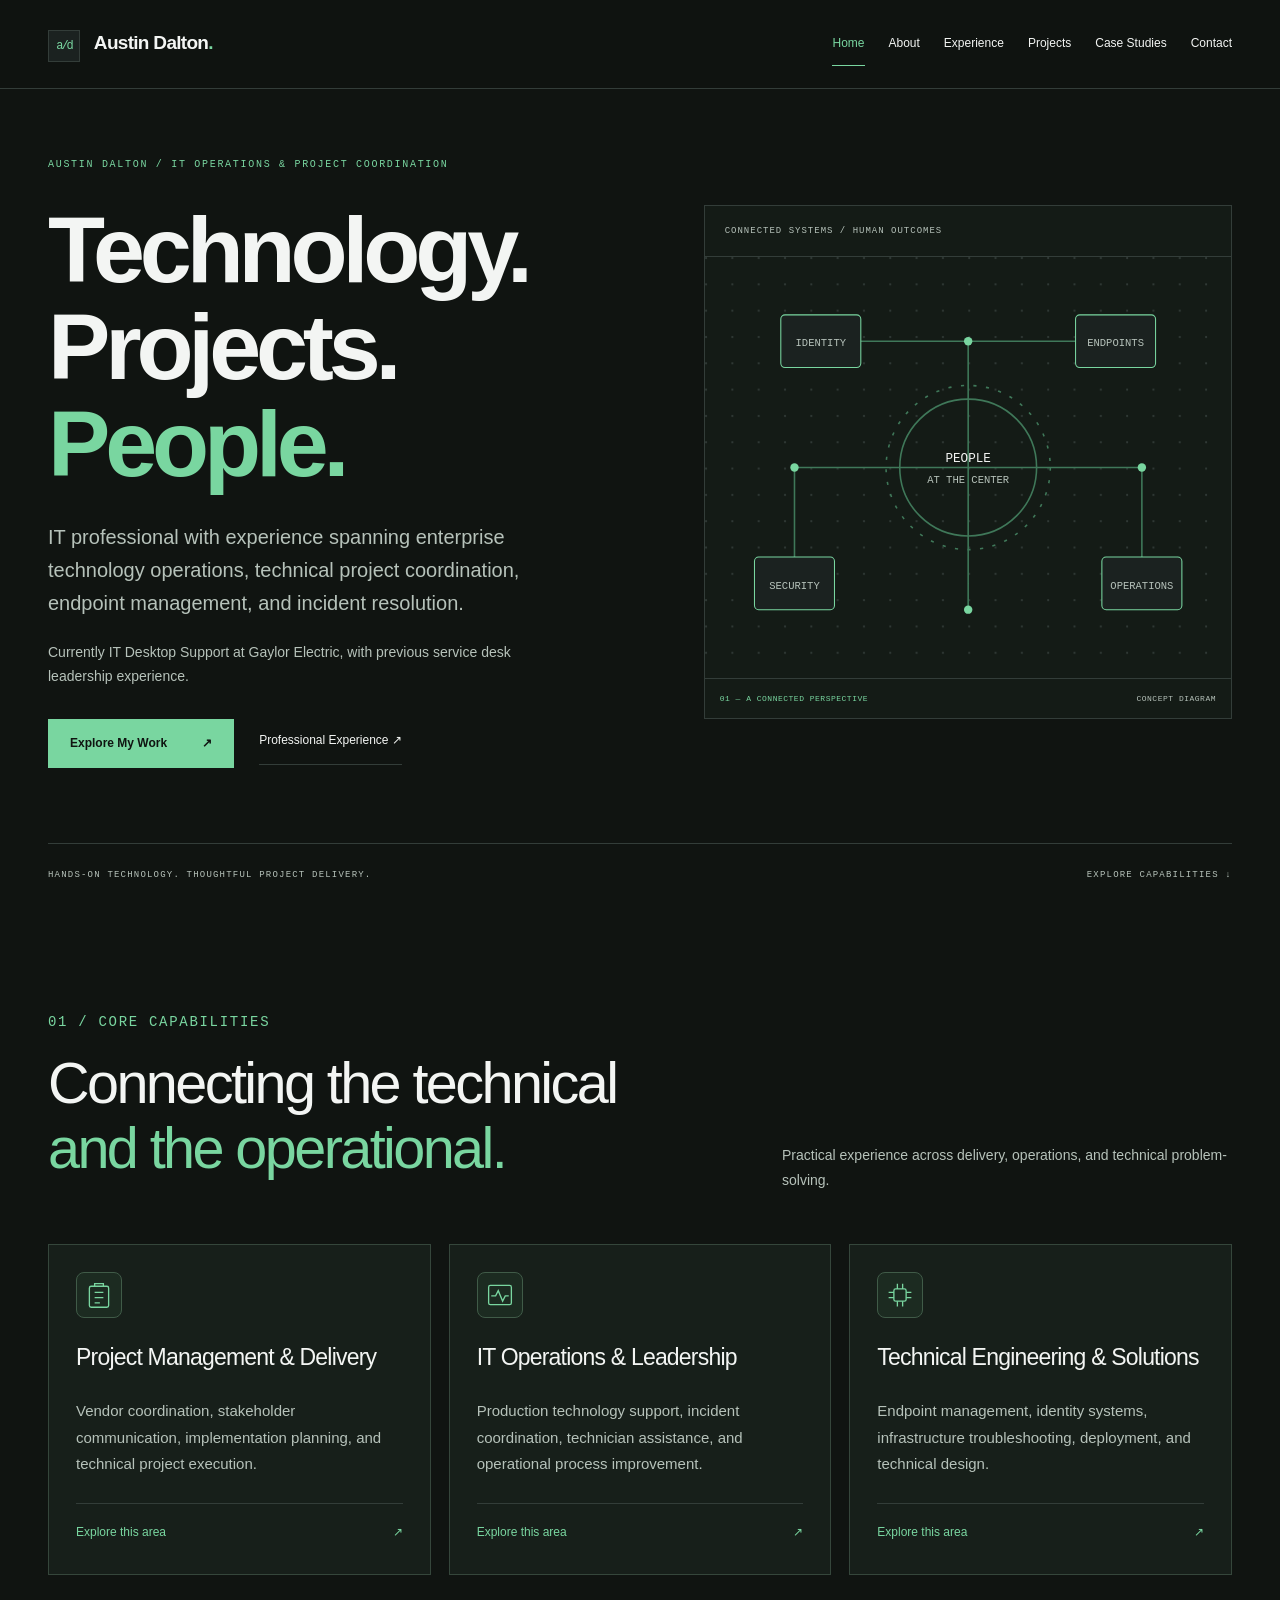
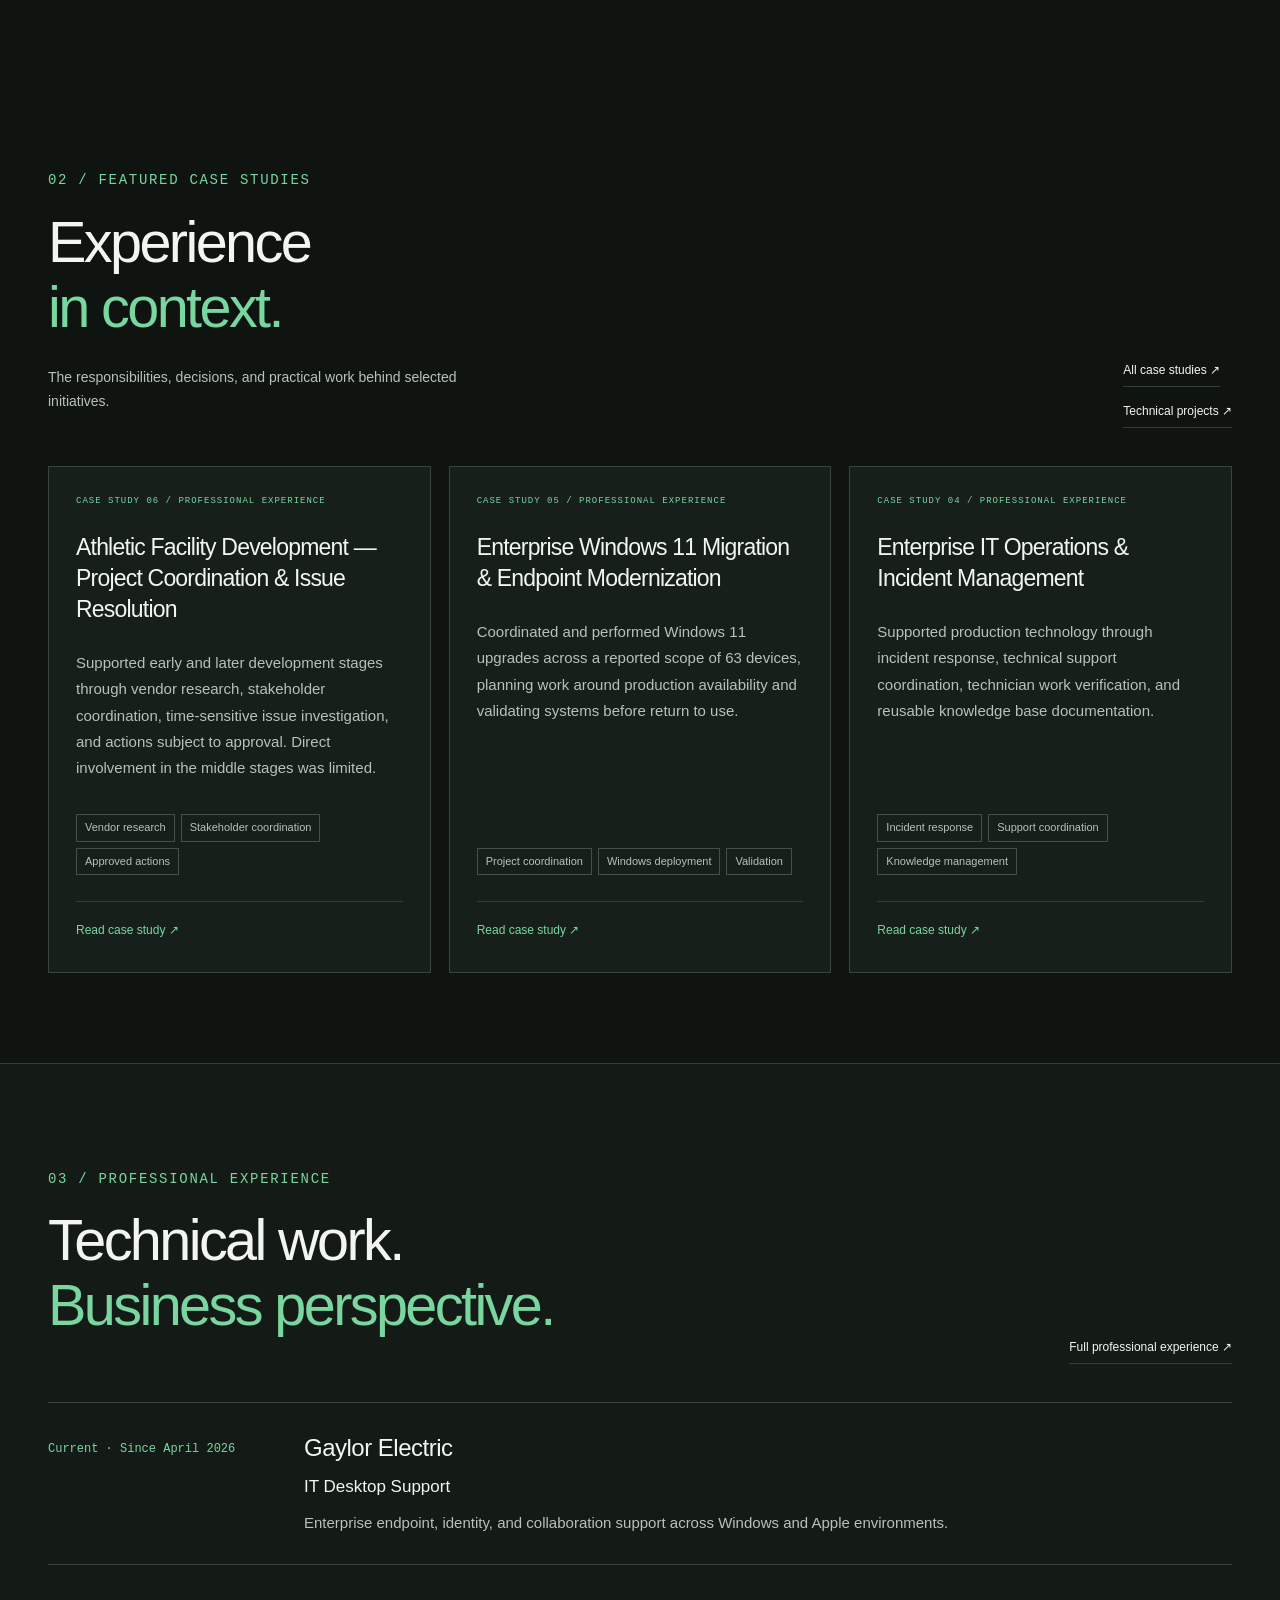
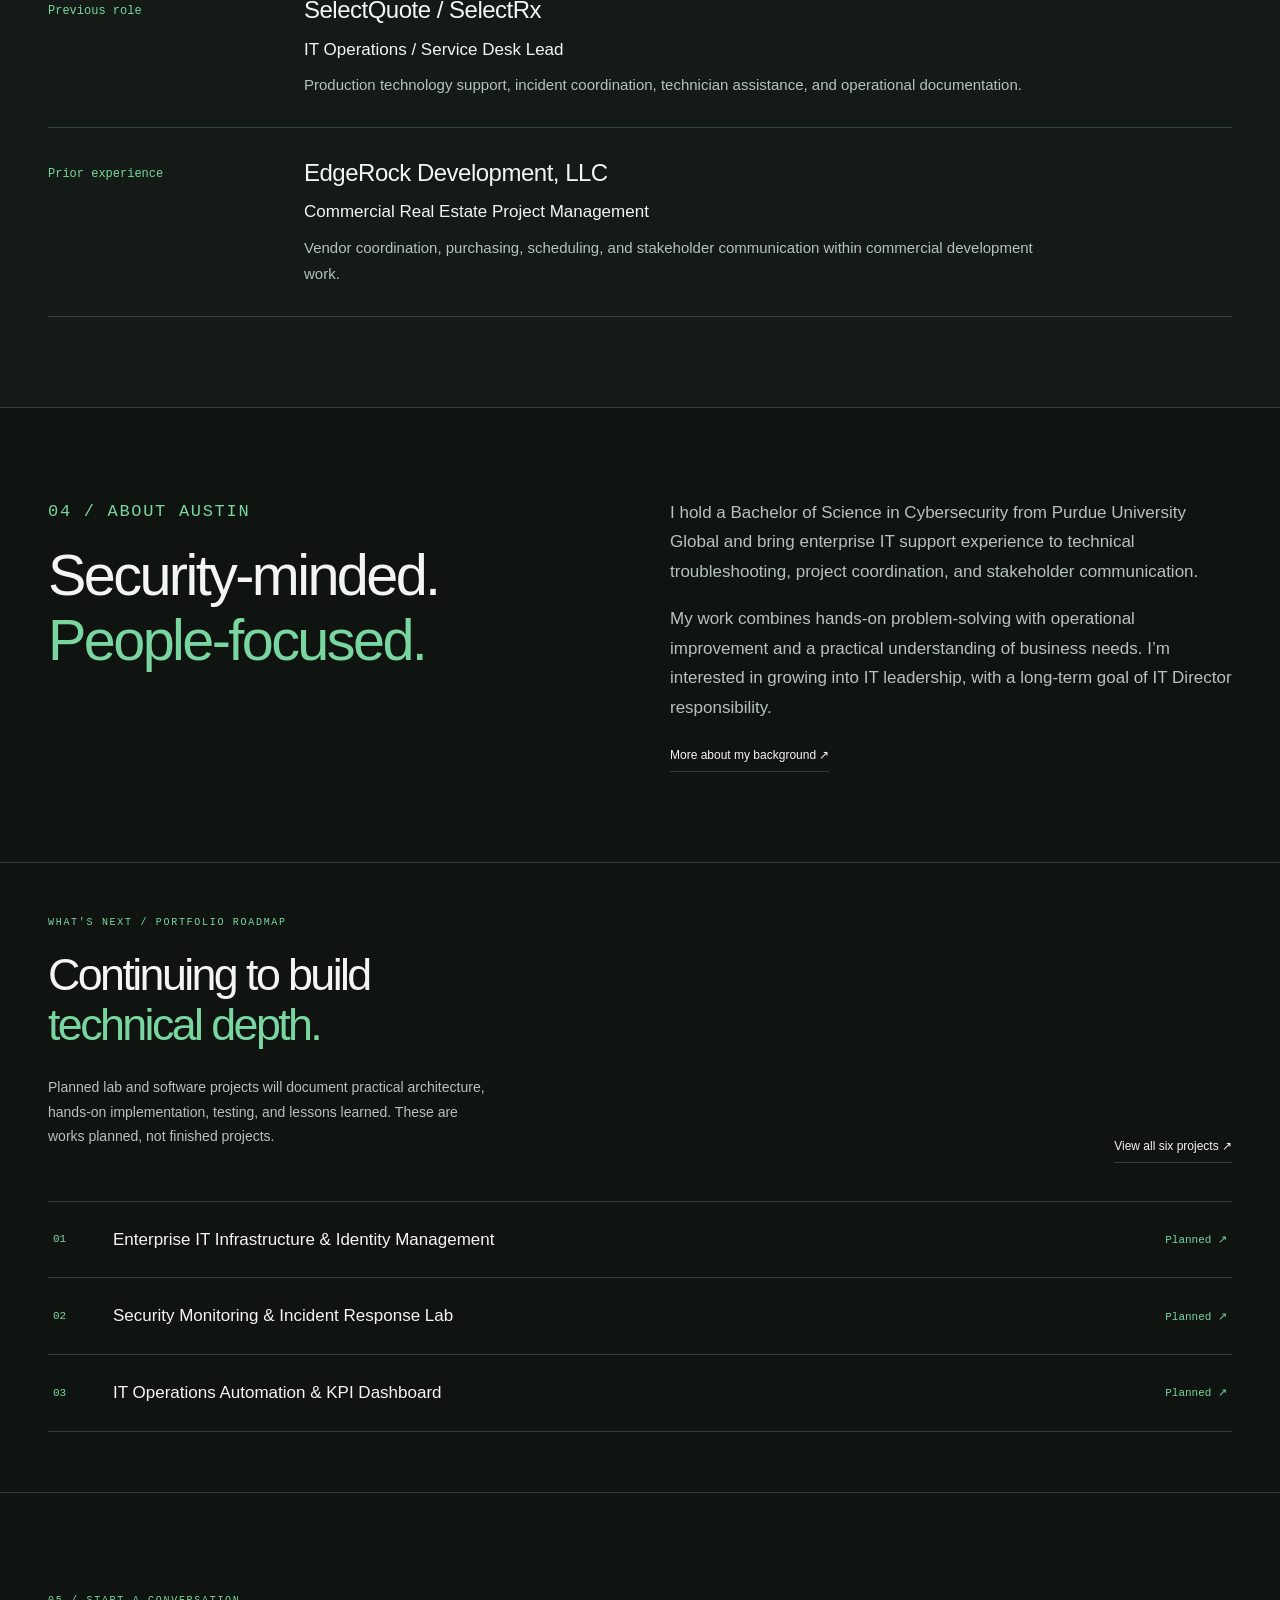
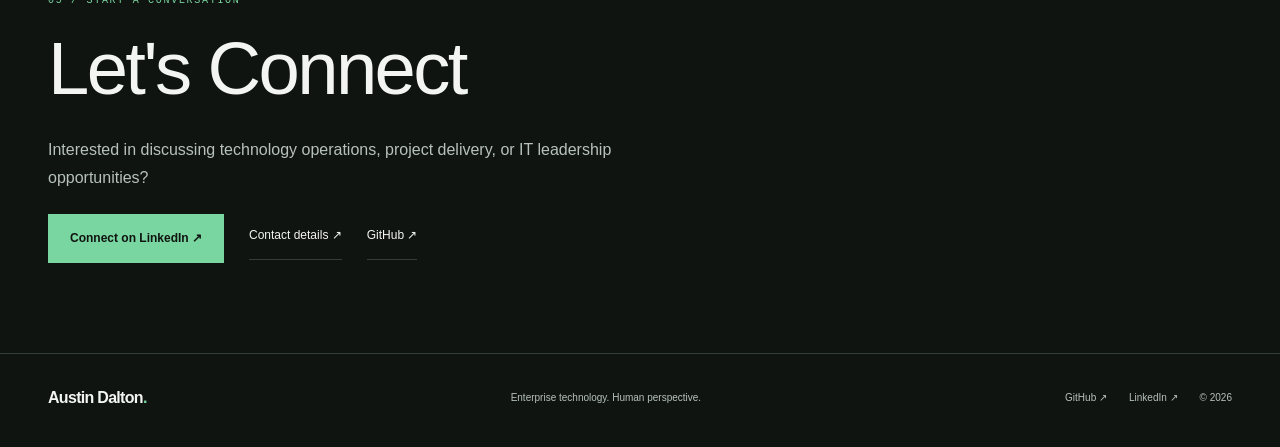
<file: index.html>
<!doctype html><html lang="en"><head><meta charset="utf-8"><meta name="viewport" content="width=device-width,initial-scale=1"><meta name="description" content="Austin Dalton — an IT professional connecting enterprise technology operations, technical project coordination, endpoint management, and incident resolution."><meta name="theme-color" content="#101411"><title>Austin Dalton | Enterprise IT &amp; Project Delivery</title><link rel="stylesheet" href="redesign.css"><script src="main.js" defer></script><link rel="stylesheet" href="navigation.css">
<link rel="stylesheet" href="portfolio-sections.css">
<link rel="stylesheet" href="homepage.css">
</head><body class="homepage"><a class="skip" href="#main">Skip to content</a><header class="site-header">
<div class="wrap header-inner"><a class="wordmark" href="index.html"><span class="brand-icon">a/d</span> Austin Dalton<span class="dot">.</span></a><nav aria-label="Main navigation"><a href="index.html">Home</a><a href="aboutme.html">About</a><a href="aboutme.html#experience-heading">Experience</a><a href="projects.html">Projects</a><a href="case-studies.html">Case Studies</a><a href="contact.html">Contact</a></nav>
</div></header><main id="main">
<section class="hero wrap home-hero" aria-labelledby="home-heading">
<div class="hero-copy">
<div class="eyebrow">AUSTIN DALTON / IT OPERATIONS &amp; PROJECT COORDINATION</div>
<h1 id="home-heading">Technology.<br>Projects.<br><em>People.</em>
</h1>
<p class="hero-lead">IT professional with experience spanning enterprise technology operations, technical project coordination, endpoint management, and incident resolution.</p>
<p class="hero-sub home-current-role">Currently IT Desktop Support at Gaylor Electric, with previous service desk leadership experience.</p>
<div class="actions"><a class="button primary" href="case-studies.html">Explore My Work <span aria-hidden="true">↗</span></a><a class="text-link" href="aboutme.html#experience-heading">Professional Experience ↗</a>
</div>
</div>
<div class="topology" role="img" aria-label="Conceptual diagram connecting identity, endpoints, security, and operations around people">
<div class="diagram-label">CONNECTED SYSTEMS / HUMAN OUTCOMES</div><svg viewBox="0 0 500 400" aria-hidden="true"><defs><pattern id="grid" width="25" height="25" patternUnits="userSpaceOnUse"><circle cx="1" cy="1" r="1" fill="#333D39"/></pattern></defs><rect width="500" height="400" fill="url(#grid)"/><g fill="none" stroke="#3F7859" stroke-width="1.5"><path d="M250 200V80H110M250 80H390M250 200H85V310M250 200H415V310M250 200V335"/><circle cx="250" cy="200" r="65"/><circle cx="250" cy="200" r="78" stroke-dasharray="3 9"/></g><g fill="#1B2220" stroke="#79D6A0"><rect x="72" y="55" width="76" height="50" rx="4"/><rect x="352" y="55" width="76" height="50" rx="4"/><rect x="47" y="285" width="76" height="50" rx="4"/><rect x="377" y="285" width="76" height="50" rx="4"/></g><g fill="#B6C2BA" font-family="monospace" text-anchor="middle" font-size="10"><text x="110" y="85">IDENTITY</text><text x="390" y="85">ENDPOINTS</text><text x="85" y="315">SECURITY</text><text x="415" y="315">OPERATIONS</text><text x="250" y="195" font-size="12" fill="#F3F5F3">PEOPLE</text><text x="250" y="215">AT THE CENTER</text></g><g fill="#79D6A0"><circle cx="250" cy="80" r="4"/><circle cx="250" cy="335" r="4"/><circle cx="85" cy="200" r="4"/><circle cx="415" cy="200" r="4"/></g></svg>
<div class="diagram-bottom">01 — A CONNECTED PERSPECTIVE <span>CONCEPT DIAGRAM</span>
</div>
</div>
<div class="hero-bottom"><span>HANDS-ON TECHNOLOGY. THOUGHTFUL PROJECT DELIVERY.</span><a href="#expertise">EXPLORE CAPABILITIES ↓</a>
</div>
</section>
<section class="section wrap home-capabilities" id="expertise" aria-labelledby="contributions-heading">
<div class="section-top">
<div>
<p class="section-kicker">01 / Core capabilities</p>
<h2 id="contributions-heading">Connecting the technical<br><em>and the operational.</em>
</h2>
</div>
<p>Practical experience across delivery, operations, and technical problem-solving.</p>
</div>
<div class="cards capability-grid">
<article class="card capability-card">
<div class="capability-icon" aria-hidden="true"><svg viewBox="0 0 32 32" fill="none" stroke="currentColor" stroke-width="1.5"><rect x="5" y="6" width="22" height="24" rx="2"/><path d="M11 6V3H21V6M11 13H21M11 19H21M11 25H17"/></svg>
</div>
<h3>Project Management &amp; Delivery</h3>
<p>Vendor coordination, stakeholder communication, implementation planning, and technical project execution.</p><a class="card-arrow" href="case-studies.html?category=delivery">Explore this area <span aria-hidden="true">↗</span></a>
</article>
<article class="card capability-card">
<div class="capability-icon" aria-hidden="true"><svg viewBox="0 0 32 32" fill="none" stroke="currentColor" stroke-width="1.5"><rect x="3" y="5" width="26" height="22" rx="2"/><path d="M6 17H11L14 11L19 23L22 17H26"/></svg>
</div>
<h3>IT Operations &amp; Leadership</h3>
<p>Production technology support, incident coordination, technician assistance, and operational process improvement.</p><a class="card-arrow" href="case-studies.html?category=operations">Explore this area <span aria-hidden="true">↗</span></a>
</article>
<article class="card capability-card">
<div class="capability-icon" aria-hidden="true"><svg viewBox="0 0 32 32" fill="none" stroke="currentColor" stroke-width="1.5"><rect x="9" y="9" width="14" height="14" rx="2"/><path d="M13 3V9M19 3V9M13 23V29M19 23V29M3 13H9M3 19H9M23 13H29M23 19H29"/></svg>
</div>
<h3>Technical Engineering &amp; Solutions</h3>
<p>Endpoint management, identity systems, infrastructure troubleshooting, deployment, and technical design.</p><a class="card-arrow" href="case-studies.html?category=engineering">Explore this area <span aria-hidden="true">↗</span></a>
</article>
</div>
</section>
<section class="section wrap home-featured" id="work" aria-labelledby="featured-heading">
<div class="section-top">
<div>
<p class="section-kicker">02 / Featured case studies</p>
<h2 id="featured-heading">Experience<br><em>in context.</em>
</h2>
<p>The responsibilities, decisions, and practical work behind selected initiatives.</p>
</div>
<div class="featured-index-links"><a class="text-link" href="case-studies.html">All case studies ↗</a><a class="text-link" href="projects.html">Technical projects ↗</a>
</div>
</div>
<div class="cards featured-grid">
<article class="card featured-card"><span class="card-number">CASE STUDY 06 / PROFESSIONAL EXPERIENCE</span>
<h3>Athletic Facility Development — Project Coordination &amp; Issue Resolution</h3>
<p>Supported early and later development stages through vendor research, stakeholder coordination, time-sensitive issue investigation, and actions subject to approval. Direct involvement in the middle stages was limited.</p>
<div class="tags"><span>Vendor research</span><span>Stakeholder coordination</span><span>Approved actions</span>
</div><a class="card-arrow" href="athletic-facility-case-study.html">Read case study ↗</a>
</article>
<article class="card featured-card"><span class="card-number">CASE STUDY 05 / PROFESSIONAL EXPERIENCE</span>
<h3>Enterprise Windows 11 Migration &amp; Endpoint Modernization</h3>
<p>Coordinated and performed Windows 11 upgrades across a reported scope of 63 devices, planning work around production availability and validating systems before return to use.</p>
<div class="tags"><span>Project coordination</span><span>Windows deployment</span><span>Validation</span>
</div><a class="card-arrow" href="windows-11-migration-case-study.html">Read case study ↗</a>
</article>
<article class="card featured-card"><span class="card-number">CASE STUDY 04 / PROFESSIONAL EXPERIENCE</span>
<h3>Enterprise IT Operations &amp; Incident Management</h3>
<p>Supported production technology through incident response, technical support coordination, technician work verification, and reusable knowledge base documentation.</p>
<div class="tags"><span>Incident response</span><span>Support coordination</span><span>Knowledge management</span>
</div><a class="card-arrow" href="it-operations-case-study.html">Read case study ↗</a>
</article>
</div>
</section>
<section class="section home-experience" aria-labelledby="experience-preview-heading">
<div class="wrap">
<div class="section-top">
<div>
<p class="section-kicker">03 / Professional experience</p>
<h2 id="experience-preview-heading">Technical work.<br><em>Business perspective.</em>
</h2>
</div><a class="text-link" href="aboutme.html#experience-heading">Full professional experience ↗</a>
</div>
<div class="experience-preview-list">
<article>
<p class="experience-period">Current · Since April 2026</p>
<div>
<h3>Gaylor Electric</h3>
<p class="experience-role">IT Desktop Support</p>
<p>Enterprise endpoint, identity, and collaboration support across Windows and Apple environments.</p>
</div>
</article>
<article>
<p class="experience-period">Previous role</p>
<div>
<h3>SelectQuote / SelectRx</h3>
<p class="experience-role">IT Operations / Service Desk Lead</p>
<p>Production technology support, incident coordination, technician assistance, and operational documentation.</p>
</div>
</article>
<article>
<p class="experience-period">Prior experience</p>
<div>
<h3>EdgeRock Development, LLC</h3>
<p class="experience-role">Commercial Real Estate Project Management</p>
<p>Vendor coordination, purchasing, scheduling, and stakeholder communication within commercial development work.</p>
</div>
</article>
</div>
</div>
</section>
<section class="section wrap home-about story" aria-labelledby="about-preview-heading">
<div>
<p class="section-kicker">04 / About Austin</p>
<h2 id="about-preview-heading">Security-minded.<br><em>People-focused.</em>
</h2>
</div>
<div>
<p>I hold a Bachelor of Science in Cybersecurity from Purdue University Global and bring enterprise IT support experience to technical troubleshooting, project coordination, and stakeholder communication.</p>
<p>My work combines hands-on problem-solving with operational improvement and a practical understanding of business needs. I’m interested in growing into IT leadership, with a long-term goal of IT Director responsibility.</p><a class="text-link" href="aboutme.html">More about my background ↗</a>
</div>
</section>
<section class="section wrap project-roadmap homepage-roadmap" aria-labelledby="roadmap-heading">
<div class="section-top">
<div>
<div class="section-kicker">What's next / Portfolio roadmap</div>
<h2 id="roadmap-heading">Continuing to build<br><em>technical depth.</em>
</h2>
<p>Planned lab and software projects will document practical architecture, hands-on implementation, testing, and lessons learned. These are works planned, not finished projects.</p>
</div><a class="text-link" href="projects.html#upcoming-projects">View all six projects ↗</a>
</div>
<div class="roadmap-list">
<a href="projects.html#enterprise-infrastructure"><span class="roadmap-count">01</span><strong>Enterprise IT Infrastructure & Identity Management</strong><span class="roadmap-progress">Planned ↗</span></a>
<a href="projects.html#security-monitoring"><span class="roadmap-count">02</span><strong>Security Monitoring & Incident Response Lab</strong><span class="roadmap-progress">Planned ↗</span></a>
<a href="projects.html#it-operations-dashboard"><span class="roadmap-count">03</span><strong>IT Operations Automation & KPI Dashboard</strong><span class="roadmap-progress">Planned ↗</span></a>
</div>
</section>
<section class="section wrap closing home-contact" aria-labelledby="connect-heading">
<p class="section-kicker">05 / Start a conversation</p>
<h2 id="connect-heading">Let's Connect</h2>
<p>Interested in discussing technology operations, project delivery, or IT leadership opportunities?</p>
<div class="actions"><a class="button primary" href="https://www.linkedin.com/in/austinbdalton/" target="_blank" rel="noopener">Connect on LinkedIn ↗</a><a class="text-link" href="contact.html">Contact details ↗</a><a class="text-link" href="https://github.com/AustinDDev" target="_blank" rel="noopener">GitHub ↗</a>
</div>
</section></main><footer class="wrap footer"><a class="wordmark" href="index.html">Austin Dalton<span class="dot">.</span></a><span>Enterprise technology. Human perspective.</span>
<div><a href="https://github.com/AustinDDev">GitHub ↗</a><a href="https://www.linkedin.com/in/austinbdalton/">LinkedIn ↗</a><span>© <span id="year">2026</span></span>
</div></footer></body></html>
</file>
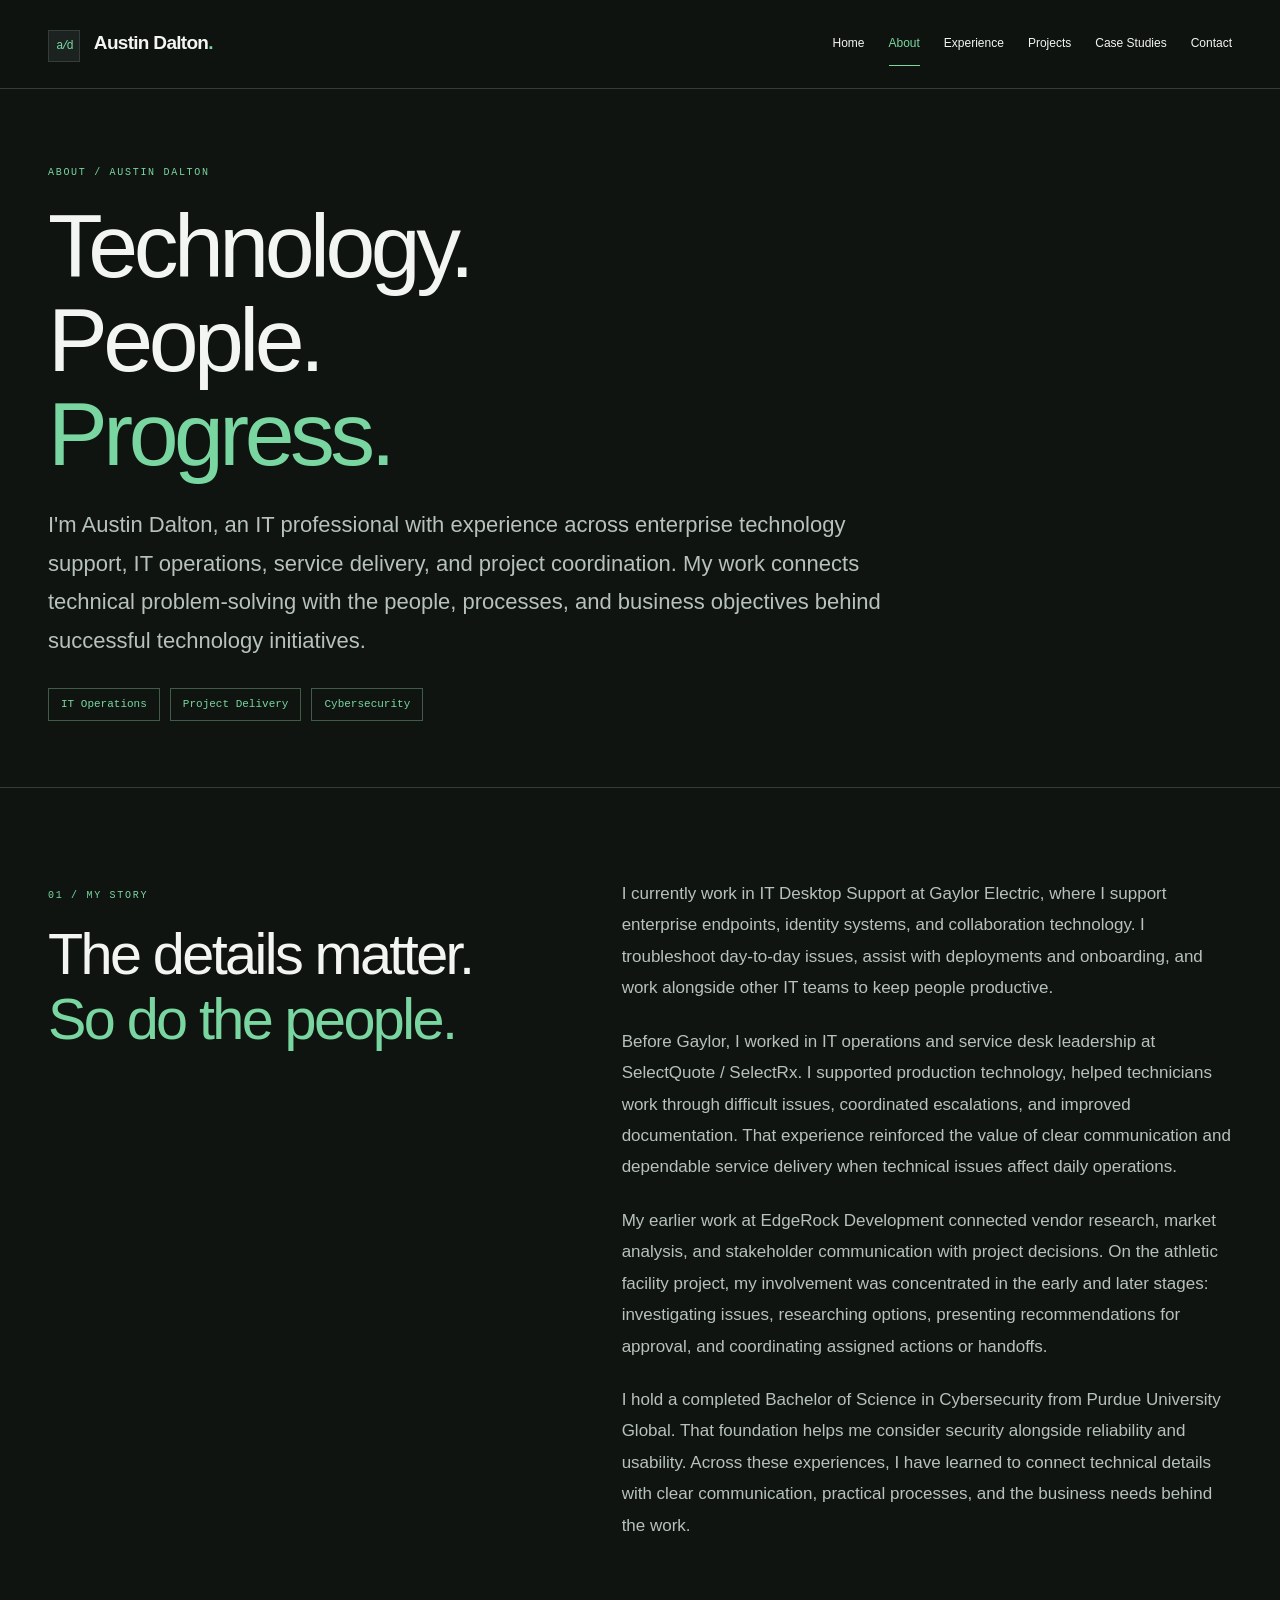
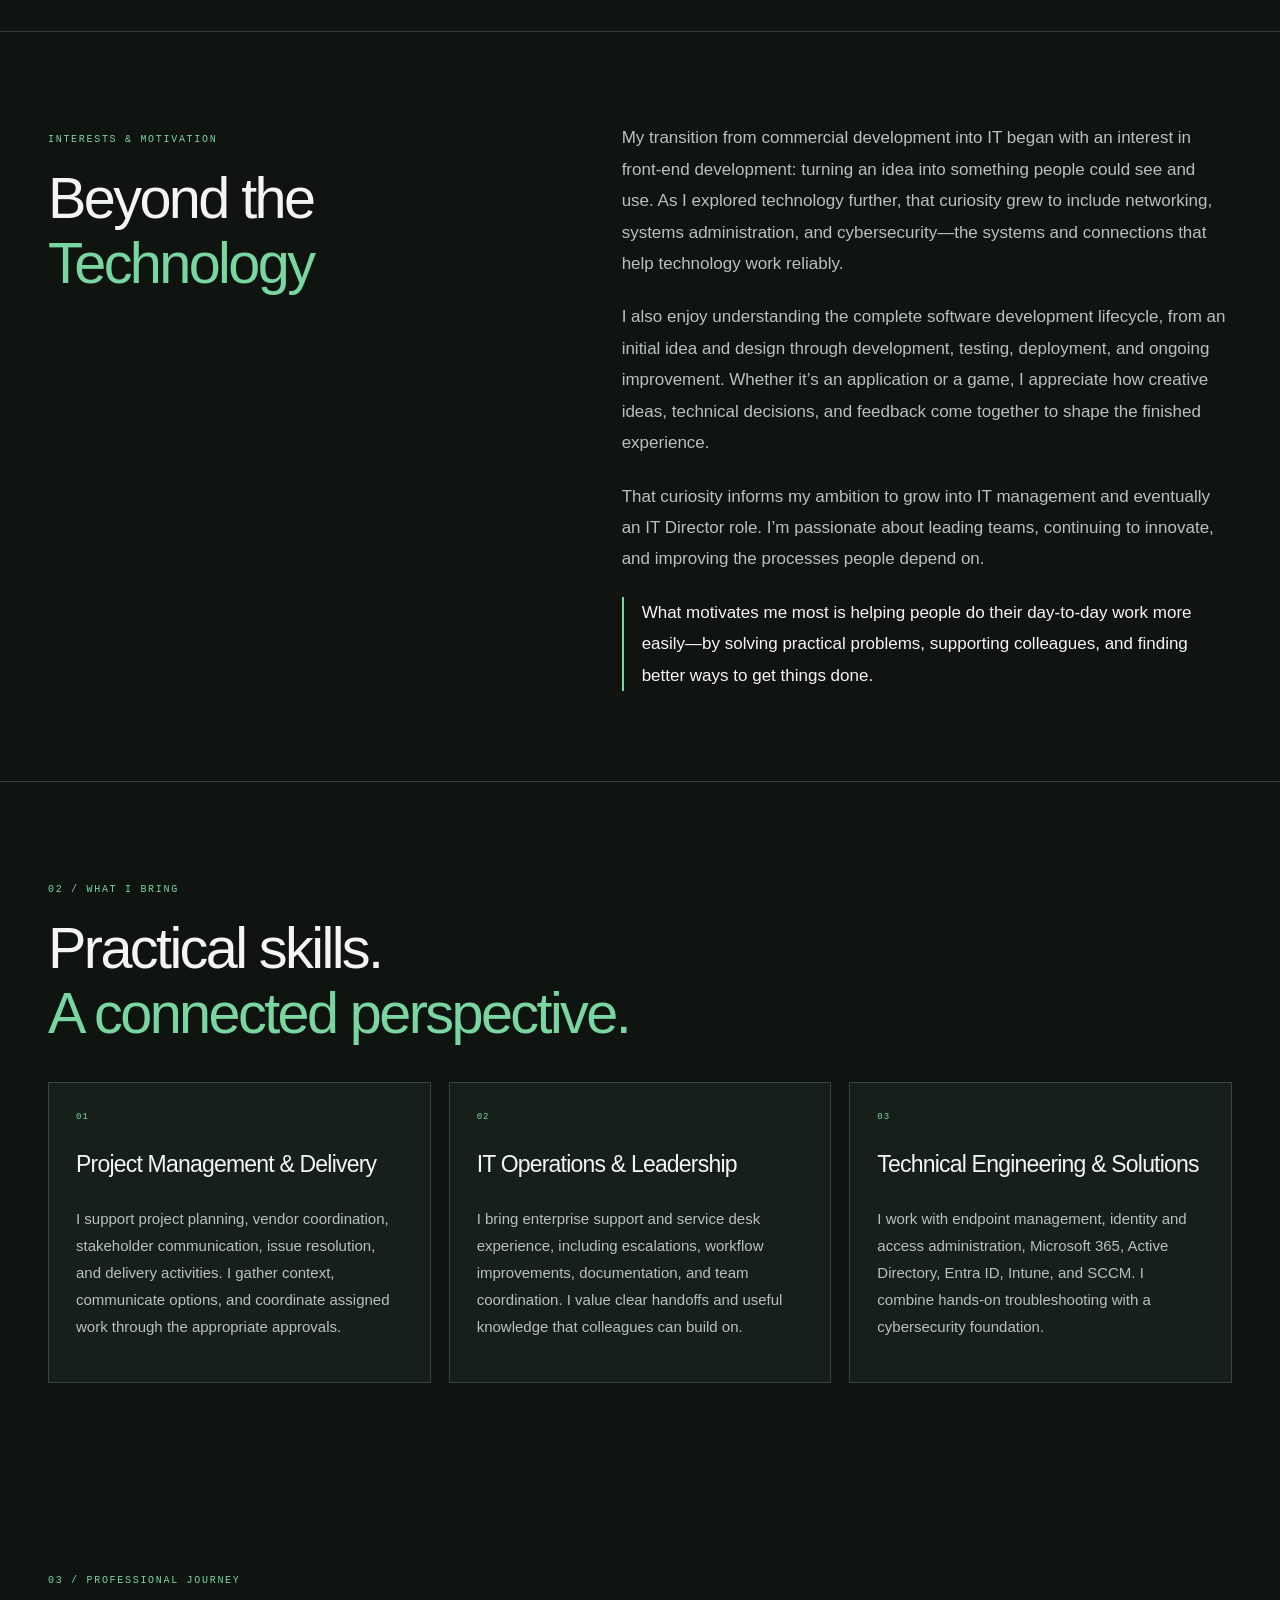
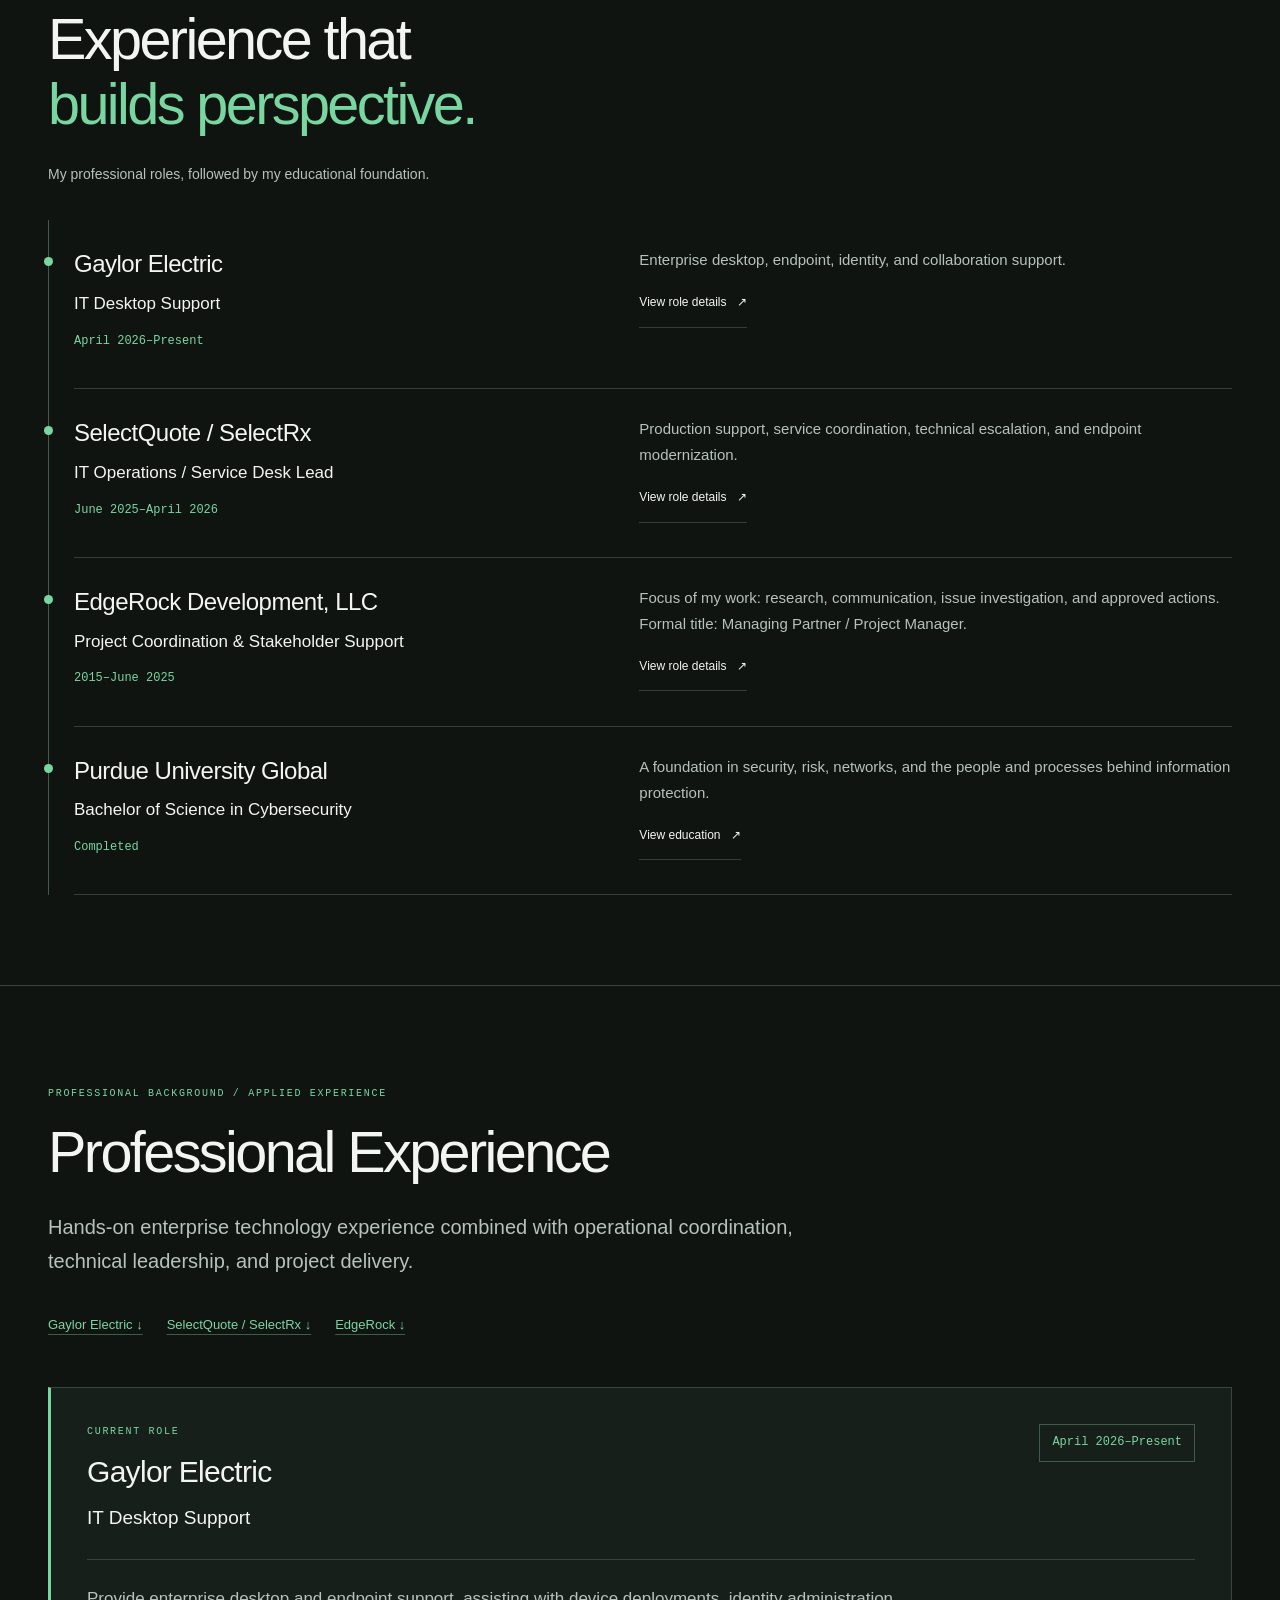
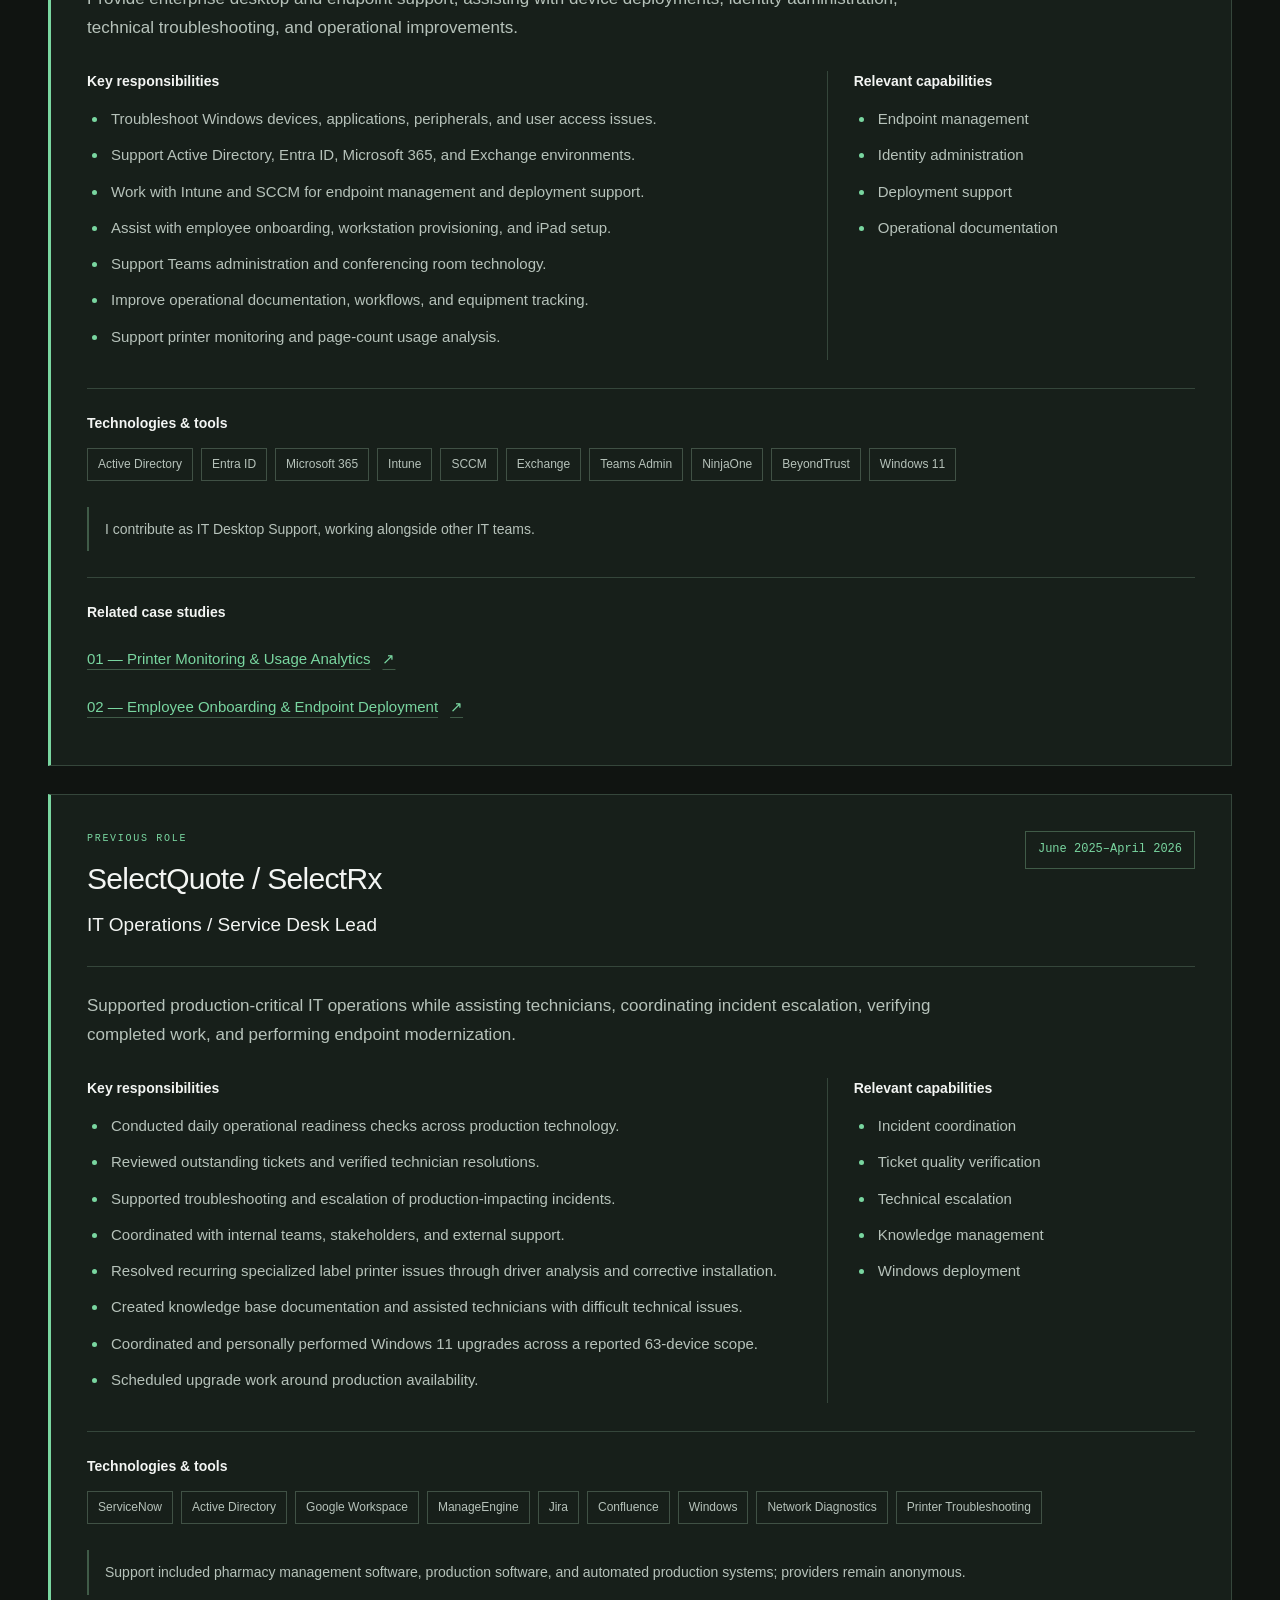
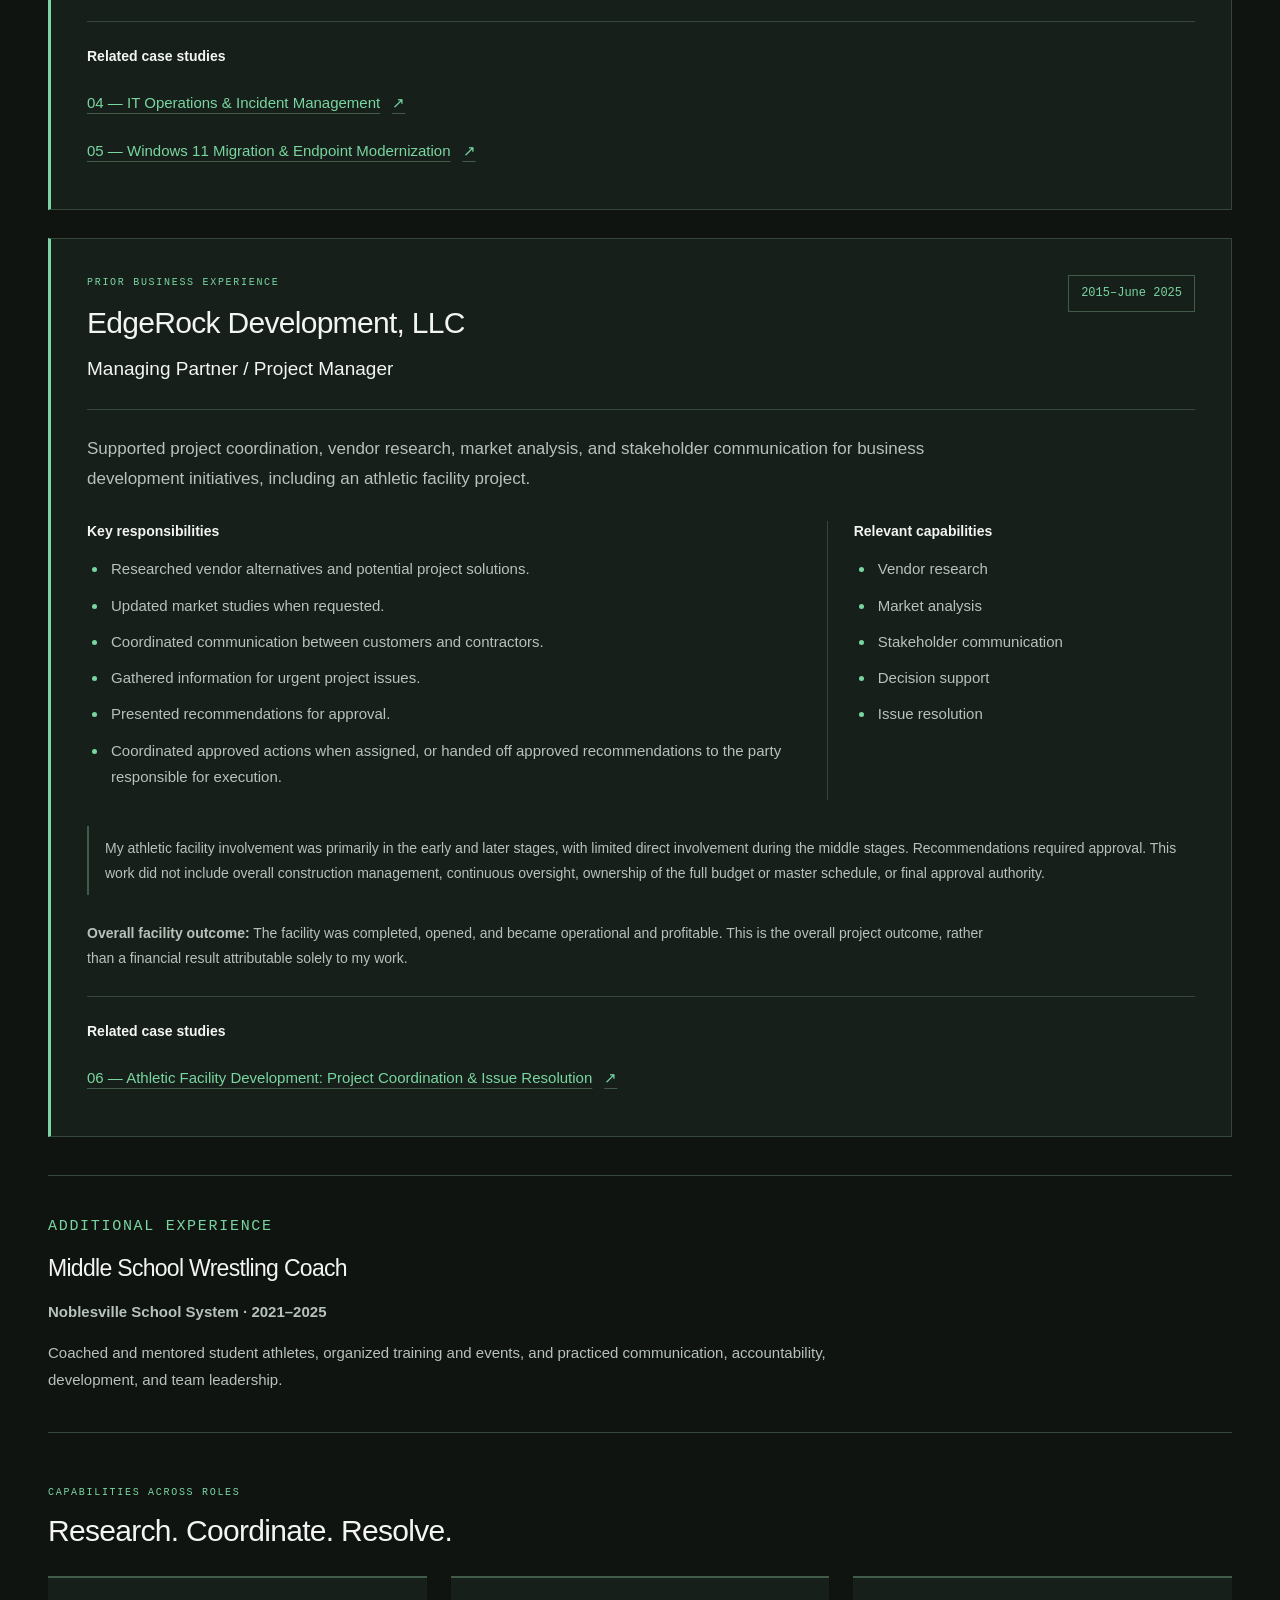
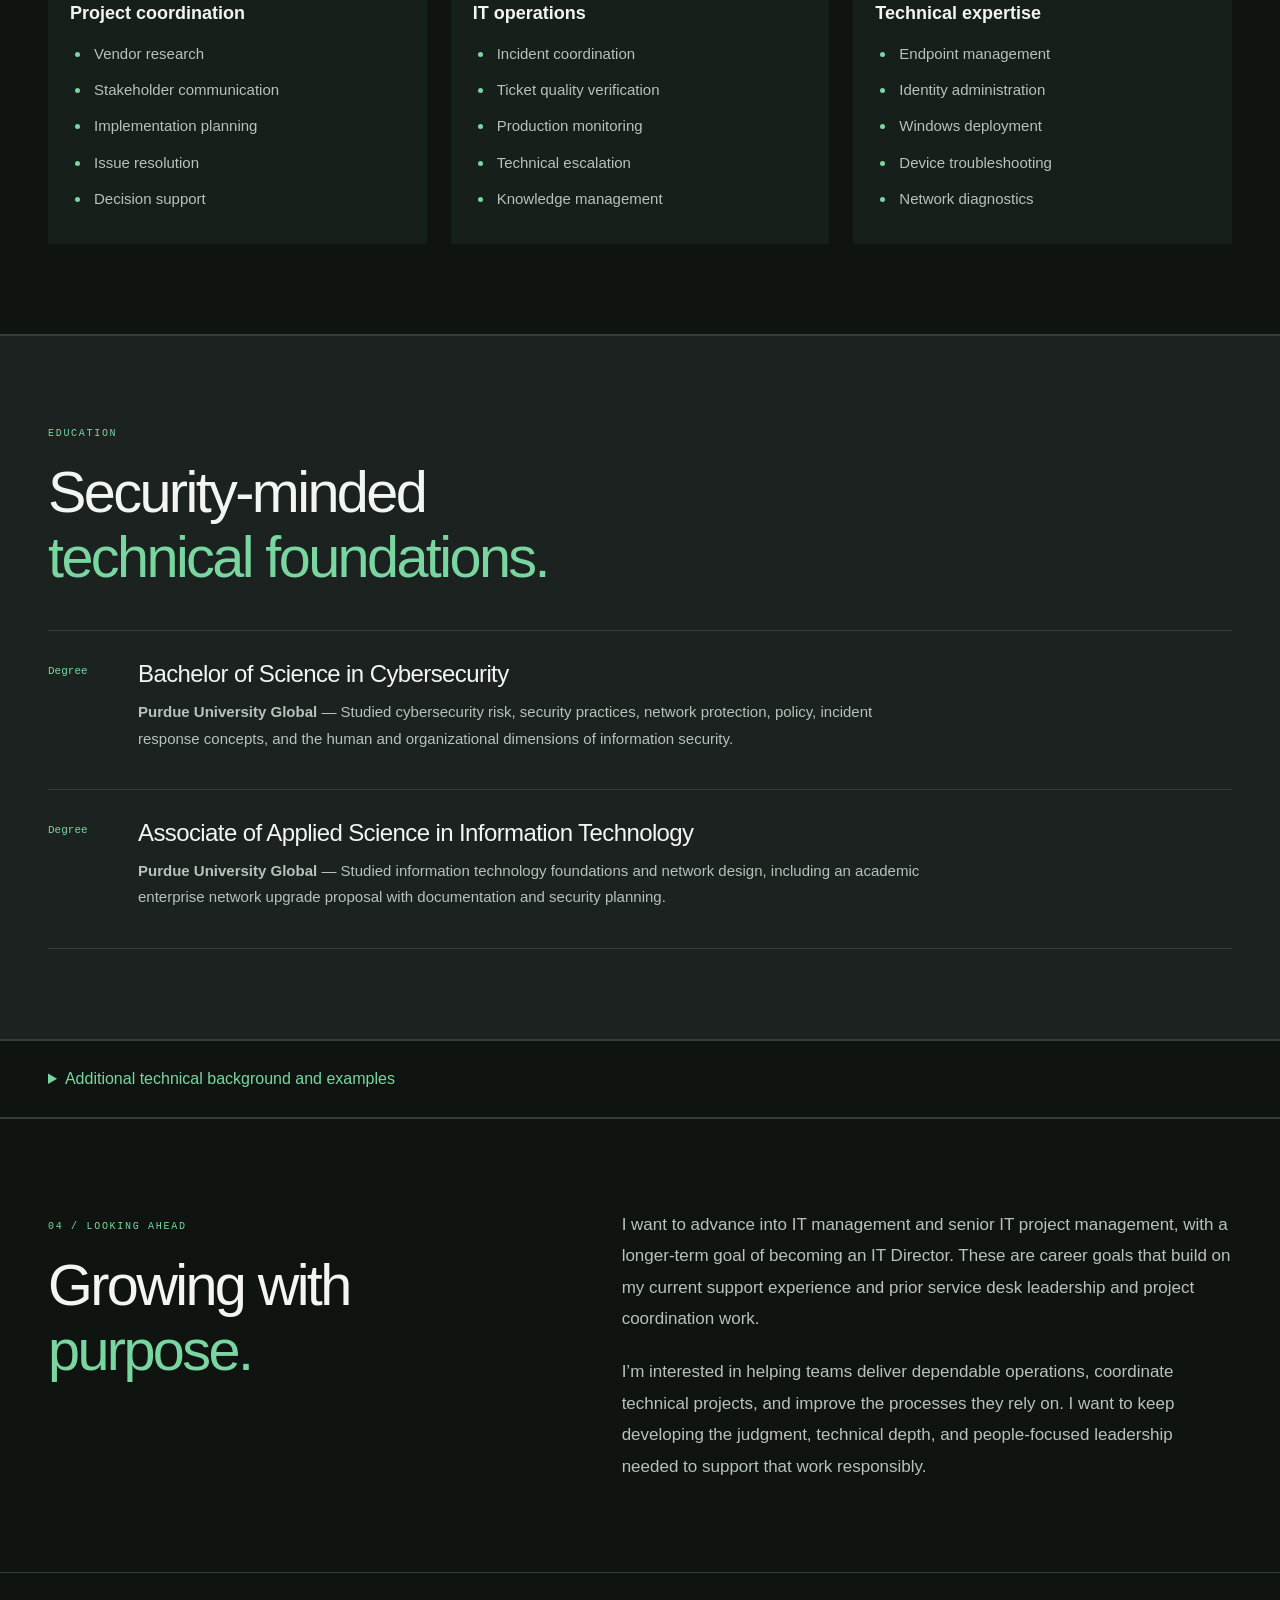
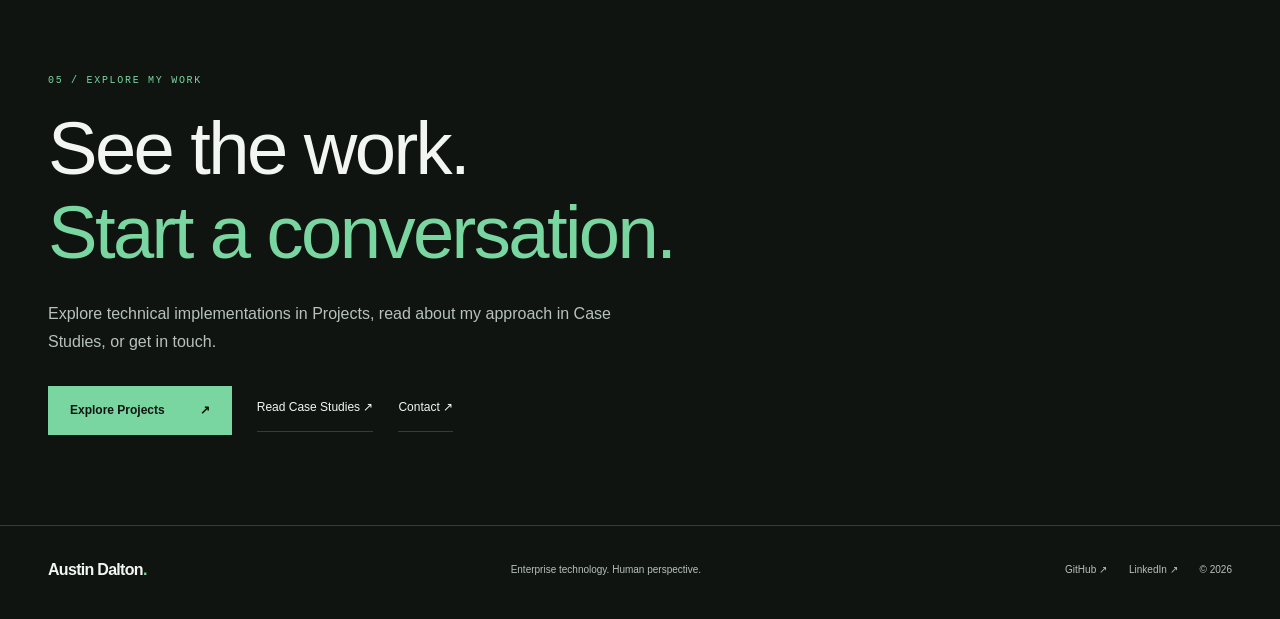
<file: aboutme.html>
<!doctype html><html lang="en"><head><meta charset="utf-8"><meta name="viewport" content="width=device-width,initial-scale=1"><meta name="description" content="Meet Austin Dalton: enterprise IT support, service delivery, project coordination, and a completed cybersecurity degree. Learn about my experience and career direction."><meta name="theme-color" content="#101411"><title>About Austin Dalton | IT Operations &amp; Project Delivery</title><link rel="stylesheet" href="redesign.css"><script src="main.js" defer></script><link rel="stylesheet" href="navigation.css">
<link rel="stylesheet" href="experience.css">
<link rel="stylesheet" href="about.css">
</head><body class="about-page"><a class="skip" href="#main">Skip to content</a><header class="site-header"><div class="wrap header-inner"><a class="wordmark" href="index.html"><span class="brand-icon">a/d</span> Austin Dalton<span class="dot">.</span></a><nav aria-label="Main navigation"><a href="index.html">Home</a><a href="aboutme.html">About</a><a href="aboutme.html#experience-heading">Experience</a><a href="projects.html">Projects</a><a href="case-studies.html">Case Studies</a><a href="contact.html">Contact</a></nav></div></header><main id="main"><section class="section wrap about-hero" aria-labelledby="about-heading">
<p class="section-kicker">ABOUT / AUSTIN DALTON</p><h1 id="about-heading">Technology.<br>People.<br><em>Progress.</em></h1>
<p class="about-intro">I'm Austin Dalton, an IT professional with experience across enterprise technology support, IT operations, service delivery, and project coordination. My work connects technical problem-solving with the people, processes, and business objectives behind successful technology initiatives.</p>
<ul class="about-tags" aria-label="Areas of focus"><li>IT Operations</li><li>Project Delivery</li><li>Cybersecurity</li></ul></section>
<section class="section wrap about-story" aria-labelledby="story-heading"><div><p class="section-kicker">01 / My story</p><h2 id="story-heading">The details matter.<br><em>So do the people.</em></h2></div><div class="about-prose">
<p>I currently work in IT Desktop Support at Gaylor Electric, where I support enterprise endpoints, identity systems, and collaboration technology. I troubleshoot day-to-day issues, assist with deployments and onboarding, and work alongside other IT teams to keep people productive.</p>
<p>Before Gaylor, I worked in IT operations and service desk leadership at SelectQuote / SelectRx. I supported production technology, helped technicians work through difficult issues, coordinated escalations, and improved documentation. That experience reinforced the value of clear communication and dependable service delivery when technical issues affect daily operations.</p>
<p>My earlier work at EdgeRock Development connected vendor research, market analysis, and stakeholder communication with project decisions. On the athletic facility project, my involvement was concentrated in the early and later stages: investigating issues, researching options, presenting recommendations for approval, and coordinating assigned actions or handoffs.</p>
<p>I hold a completed Bachelor of Science in Cybersecurity from Purdue University Global. That foundation helps me consider security alongside reliability and usability. Across these experiences, I have learned to connect technical details with clear communication, practical processes, and the business needs behind the work.</p></div></section>
<section class="section wrap about-story about-beyond" aria-labelledby="beyond-heading"><div><p class="section-kicker">Interests &amp; motivation</p><h2 id="beyond-heading">Beyond the <br><em>Technology</em></h2></div><div class="about-prose">
<p>My transition from commercial development into IT began with an interest in front-end development: turning an idea into something people could see and use. As I explored technology further, that curiosity grew to include networking, systems administration, and cybersecurity—the systems and connections that help technology work reliably.</p>
<p>I also enjoy understanding the complete software development lifecycle, from an initial idea and design through development, testing, deployment, and ongoing improvement. Whether it’s an application or a game, I appreciate how creative ideas, technical decisions, and feedback come together to shape the finished experience.</p>
<p>That curiosity informs my ambition to grow into IT management and eventually an IT Director role. I’m passionate about leading teams, continuing to innovate, and improving the processes people depend on.</p>
<p class="about-motivation">What motivates me most is helping people do their day-to-day work more easily—by solving practical problems, supporting colleagues, and finding better ways to get things done.</p>
</div></section>
<section class="section wrap about-strengths" aria-labelledby="strengths-heading"><p class="section-kicker">02 / What I bring</p><h2 id="strengths-heading">Practical skills.<br><em>A connected perspective.</em></h2><div class="cards"><article class="card"><span class="card-number">01</span><h3>Project Management &amp; Delivery</h3><p>I support project planning, vendor coordination, stakeholder communication, issue resolution, and delivery activities. I gather context, communicate options, and coordinate assigned work through the appropriate approvals.</p></article><article class="card"><span class="card-number">02</span><h3>IT Operations &amp; Leadership</h3><p>I bring enterprise support and service desk experience, including escalations, workflow improvements, documentation, and team coordination. I value clear handoffs and useful knowledge that colleagues can build on.</p></article><article class="card"><span class="card-number">03</span><h3>Technical Engineering &amp; Solutions</h3><p>I work with endpoint management, identity and access administration, Microsoft 365, Active Directory, Entra ID, Intune, and SCCM. I combine hands-on troubleshooting with a cybersecurity foundation.</p></article></div></section><section class="section wrap about-journey" aria-labelledby="journey-heading"><p class="section-kicker">03 / Professional journey</p><h2 id="journey-heading">Experience that<br><em>builds perspective.</em></h2><p class="journey-note">My professional roles, followed by my educational foundation.</p><ol class="journey-list"><li><div><h3>Gaylor Electric</h3><p class="journey-role">IT Desktop Support</p><p class="journey-date">April 2026–Present</p></div><div><p>Enterprise desktop, endpoint, identity, and collaboration support.</p><a class="text-link" href="#gaylor-role">View role details <span aria-hidden="true">↗</span></a></div></li><li><div><h3>SelectQuote / SelectRx</h3><p class="journey-role">IT Operations / Service Desk Lead</p><p class="journey-date">June 2025–April 2026</p></div><div><p>Production support, service coordination, technical escalation, and endpoint modernization.</p><a class="text-link" href="#selectquote-role">View role details <span aria-hidden="true">↗</span></a></div></li><li><div><h3>EdgeRock Development, LLC</h3><p class="journey-role">Project Coordination &amp; Stakeholder Support</p><p class="journey-date">2015–June 2025</p></div><div><p>Focus of my work: research, communication, issue investigation, and approved actions. Formal title: Managing Partner / Project Manager.</p><a class="text-link" href="#edgerock-role">View role details <span aria-hidden="true">↗</span></a></div></li><li><div><h3>Purdue University Global</h3><p class="journey-role">Bachelor of Science in Cybersecurity</p><p class="journey-date">Completed</p></div><div><p>A foundation in security, risk, networks, and the people and processes behind information protection.</p><a class="text-link" href="#education-heading">View education <span aria-hidden="true">↗</span></a></div></li></ol></section>
<section class="section experience-section" aria-labelledby="experience-heading"><div class="wrap">
<header class="experience-intro"><p class="section-kicker">Professional background / Applied experience</p>
<h2 id="experience-heading">Professional Experience</h2>
<p class="experience-lead">Hands-on enterprise technology experience combined with operational coordination, technical leadership, and project delivery.</p>
<nav class="experience-jump" aria-label="Experience employers"><a href="#gaylor-role">Gaylor Electric ↓</a><a href="#selectquote-role">SelectQuote / SelectRx ↓</a><a href="#edgerock-role">EdgeRock ↓</a></nav></header>
<div class="experience-stack">
<article class="experience-card" aria-labelledby="gaylor-role">
<header class="experience-role-header"><div><p class="section-kicker">Current role</p><h3 id="gaylor-role">Gaylor Electric</h3><p class="role-title">IT Desktop Support</p></div><p class="role-dates">April 2026–Present</p></header>
<p class="role-summary">Provide enterprise desktop and endpoint support, assisting with device deployments, identity administration, technical troubleshooting, and operational improvements.</p>
<div class="role-details"><div><h4>Key responsibilities</h4><ul><li>Troubleshoot Windows devices, applications, peripherals, and user access issues.</li><li>Support Active Directory, Entra ID, Microsoft 365, and Exchange environments.</li><li>Work with Intune and SCCM for endpoint management and deployment support.</li><li>Assist with employee onboarding, workstation provisioning, and iPad setup.</li><li>Support Teams administration and conferencing room technology.</li><li>Improve operational documentation, workflows, and equipment tracking.</li><li>Support printer monitoring and page-count usage analysis.</li></ul></div><aside class="role-capabilities" aria-label="Relevant capabilities"><h4>Relevant capabilities</h4><ul><li>Endpoint management</li><li>Identity administration</li><li>Deployment support</li><li>Operational documentation</li></ul></aside></div>
<div class="role-technologies"><h4>Technologies &amp; tools</h4><ul><li>Active Directory</li><li>Entra ID</li><li>Microsoft 365</li><li>Intune</li><li>SCCM</li><li>Exchange</li><li>Teams Admin</li><li>NinjaOne</li><li>BeyondTrust</li><li>Windows 11</li></ul></div>
<p class="role-scope">I contribute as IT Desktop Support, working alongside other IT teams.</p>
<div class="role-case-studies"><h4>Related case studies</h4><ul><li><a href="print-monitoring-case-study.html">01 — Printer Monitoring &amp; Usage Analytics <span aria-hidden="true">↗</span></a></li><li><a href="employee-onboarding-case-study.html">02 — Employee Onboarding &amp; Endpoint Deployment <span aria-hidden="true">↗</span></a></li></ul></div></article>
<article class="experience-card" aria-labelledby="selectquote-role">
<header class="experience-role-header"><div><p class="section-kicker">Previous role</p><h3 id="selectquote-role">SelectQuote / SelectRx</h3><p class="role-title">IT Operations / Service Desk Lead</p></div><p class="role-dates">June 2025–April 2026</p></header>
<p class="role-summary">Supported production-critical IT operations while assisting technicians, coordinating incident escalation, verifying completed work, and performing endpoint modernization.</p>
<div class="role-details"><div><h4>Key responsibilities</h4><ul><li>Conducted daily operational readiness checks across production technology.</li><li>Reviewed outstanding tickets and verified technician resolutions.</li><li>Supported troubleshooting and escalation of production-impacting incidents.</li><li>Coordinated with internal teams, stakeholders, and external support.</li><li>Resolved recurring specialized label printer issues through driver analysis and corrective installation.</li><li>Created knowledge base documentation and assisted technicians with difficult technical issues.</li><li>Coordinated and personally performed Windows 11 upgrades across a reported 63-device scope.</li><li>Scheduled upgrade work around production availability.</li></ul></div><aside class="role-capabilities" aria-label="Relevant capabilities"><h4>Relevant capabilities</h4><ul><li>Incident coordination</li><li>Ticket quality verification</li><li>Technical escalation</li><li>Knowledge management</li><li>Windows deployment</li></ul></aside></div>
<div class="role-technologies"><h4>Technologies &amp; tools</h4><ul><li>ServiceNow</li><li>Active Directory</li><li>Google Workspace</li><li>ManageEngine</li><li>Jira</li><li>Confluence</li><li>Windows</li><li>Network Diagnostics</li><li>Printer Troubleshooting</li></ul></div>
<p class="role-scope">Support included pharmacy management software, production software, and automated production systems; providers remain anonymous.</p>
<div class="role-case-studies"><h4>Related case studies</h4><ul><li><a href="it-operations-case-study.html">04 — IT Operations &amp; Incident Management <span aria-hidden="true">↗</span></a></li><li><a href="windows-11-migration-case-study.html">05 — Windows 11 Migration &amp; Endpoint Modernization <span aria-hidden="true">↗</span></a></li></ul></div></article>
<article class="experience-card" aria-labelledby="edgerock-role">
<header class="experience-role-header"><div><p class="section-kicker">Prior business experience</p><h3 id="edgerock-role">EdgeRock Development, LLC</h3><p class="role-title">Managing Partner / Project Manager</p></div><p class="role-dates">2015–June 2025</p></header>
<p class="role-summary">Supported project coordination, vendor research, market analysis, and stakeholder communication for business development initiatives, including an athletic facility project.</p>
<div class="role-details"><div><h4>Key responsibilities</h4><ul><li>Researched vendor alternatives and potential project solutions.</li><li>Updated market studies when requested.</li><li>Coordinated communication between customers and contractors.</li><li>Gathered information for urgent project issues.</li><li>Presented recommendations for approval.</li><li>Coordinated approved actions when assigned, or handed off approved recommendations to the party responsible for execution.</li></ul></div><aside class="role-capabilities" aria-label="Relevant capabilities"><h4>Relevant capabilities</h4><ul><li>Vendor research</li><li>Market analysis</li><li>Stakeholder communication</li><li>Decision support</li><li>Issue resolution</li></ul></aside></div>
<p class="role-scope">My athletic facility involvement was primarily in the early and later stages, with limited direct involvement during the middle stages. Recommendations required approval. This work did not include overall construction management, continuous oversight, ownership of the full budget or master schedule, or final approval authority.</p>
<p class="facility-outcome"><strong>Overall facility outcome:</strong> The facility was completed, opened, and became operational and profitable. This is the overall project outcome, rather than a financial result attributable solely to my work.</p>
<div class="role-case-studies"><h4>Related case studies</h4><ul><li><a href="athletic-facility-case-study.html">06 — Athletic Facility Development: Project Coordination &amp; Issue Resolution <span aria-hidden="true">↗</span></a></li></ul></div></article>
</div>
<div class="additional-experience"><p class="section-kicker">Additional experience</p><h3>Middle School Wrestling Coach</h3><p><strong>Noblesville School System · 2021–2025</strong></p><p>Coached and mentored student athletes, organized training and events, and practiced communication, accountability, development, and team leadership.</p></div>
<section class="professional-capabilities" aria-labelledby="professional-capabilities-heading"><p class="section-kicker">Capabilities across roles</p><h3 id="professional-capabilities-heading">Research. Coordinate. Resolve.</h3><div class="capability-columns">
<div><h4>Project coordination</h4><ul><li>Vendor research</li><li>Stakeholder communication</li><li>Implementation planning</li><li>Issue resolution</li><li>Decision support</li></ul></div>
<div><h4>IT operations</h4><ul><li>Incident coordination</li><li>Ticket quality verification</li><li>Production monitoring</li><li>Technical escalation</li><li>Knowledge management</li></ul></div>
<div><h4>Technical expertise</h4><ul><li>Endpoint management</li><li>Identity administration</li><li>Windows deployment</li><li>Device troubleshooting</li><li>Network diagnostics</li></ul></div>
</div></section></div></section>
<section class="section muted" aria-labelledby="education-heading"><div class="wrap"><div class="section-kicker">Education</div><h2 id="education-heading">Security-minded<br><em>technical foundations.</em></h2><div class="services">
<div class="service"><span>Degree</span><div><h3>Bachelor of Science in Cybersecurity</h3><p><strong>Purdue University Global</strong> — Studied cybersecurity risk, security practices, network protection, policy, incident response concepts, and the human and organizational dimensions of information security.</p></div></div>
<div class="service"><span>Degree</span><div><h3>Associate of Applied Science in Information Technology</h3><p><strong>Purdue University Global</strong> — Studied information technology foundations and network design, including an academic enterprise network upgrade proposal with documentation and security planning.</p></div></div>
</div></div></section>

<details class="about-additional"><summary class="wrap">Additional technical background and examples</summary><section class="section wrap" aria-labelledby="contribution-heading"><div class="section-kicker">Examples of impact</div><h2 id="contribution-heading">Operational improvements<br><em>with real-world context.</em></h2><div class="services">
<div class="service"><span>01</span><div><h3>Network printer monitoring &amp; page-count tracking</h3><p>Installed a data collection agent (DCA) that monitored network-connected printers, while locally connected printers were outside its coverage. Tracked printed page counts in Excel to help review usage and support day-to-day supply workflows. Purchased computer peripherals and supplies through vendors; no cost savings or ink-consumption reductions are claimed.</p><a class="text-link" href="print-monitoring-case-study.html">Read the case study ↗</a></div></div>
<div class="service"><span>02</span><div><h3>Repeatable IT workflows</h3><p>Updated support documentation and helped improve daily service desk checklists and printer supply-ordering routines, supporting more organized and repeatable operations.</p></div></div>
<div class="service"><span>03</span><div><h3>Physical infrastructure</h3><p>Hands-on work setting up racks, servers, switches, firewalls, patch panels, and wireless access points, along with running Ethernet cabling in server-room and workplace environments.</p></div></div>
</div></section>
<section class="section wrap" aria-labelledby="tools-heading"><div class="section-kicker">Practical toolsets</div><h2 id="tools-heading">Across endpoints,<br><em>identity and operations.</em></h2><div class="services">
<div class="service"><span>01</span><div><h3>Microsoft infrastructure &amp; identity</h3><p>Microsoft 365, Microsoft Entra ID, Active Directory, Exchange, Teams Admin Center, Intune, SCCM, Windows endpoints, and endpoint enrollment and troubleshooting.</p></div></div>
<div class="service"><span>02</span><div><h3>Remote support, collaboration &amp; device operations</h3><p>BeyondTrust/Bomgar, NinjaOne, Logitech meeting-room systems, reMarkable devices, Apple iPad and iPhone support, Freshservice, and physical infrastructure installation.</p></div></div>
<div class="service"><span>03</span><div><h3>Previous enterprise &amp; business applications</h3><p>Google-based administration and support tools, ManageEngine by Zoho, Active Directory, Five9 softphone, and pharmacy management software.</p></div></div>
<div class="service"><span>04</span><div><h3>Process improvement &amp; development</h3><p>Excel-based reporting and tracking, vendor purchasing, documentation, checklists, PowerShell, HTML, CSS, JavaScript, Git/GitHub, VS Code, and independent programming projects.</p></div></div>
</div></section></details>
<section class="section wrap about-ahead" aria-labelledby="leadership-heading"><div><p class="section-kicker">04 / Looking ahead</p><h2 id="leadership-heading">Growing with<br><em>purpose.</em></h2></div><div class="about-prose"><p>I want to advance into IT management and senior IT project management, with a longer-term goal of becoming an IT Director. These are career goals that build on my current support experience and prior service desk leadership and project coordination work.</p><p>I’m interested in helping teams deliver dependable operations, coordinate technical projects, and improve the processes they rely on. I want to keep developing the judgment, technical depth, and people-focused leadership needed to support that work responsibly.</p></div></section>
<section class="section wrap closing about-explore" aria-labelledby="explore-heading"><p class="section-kicker">05 / Explore my work</p><h2 id="explore-heading">See the work.<br><em>Start a conversation.</em></h2><p>Explore technical implementations in Projects, read about my approach in Case Studies, or get in touch.</p><div class="actions"><a class="button primary" href="projects.html">Explore Projects <span aria-hidden="true">↗</span></a><a class="text-link" href="case-studies.html">Read Case Studies ↗</a><a class="text-link" href="contact.html">Contact ↗</a></div></section></main><footer class="wrap footer"><a class="wordmark" href="index.html">Austin Dalton<span class="dot">.</span></a><span>Enterprise technology. Human perspective.</span><div><a href="https://github.com/AustinDDev">GitHub ↗</a><a href="https://www.linkedin.com/in/austinbdalton/">LinkedIn ↗</a><span>© <span id="year">2026</span></span></div></footer></body></html>
</file>
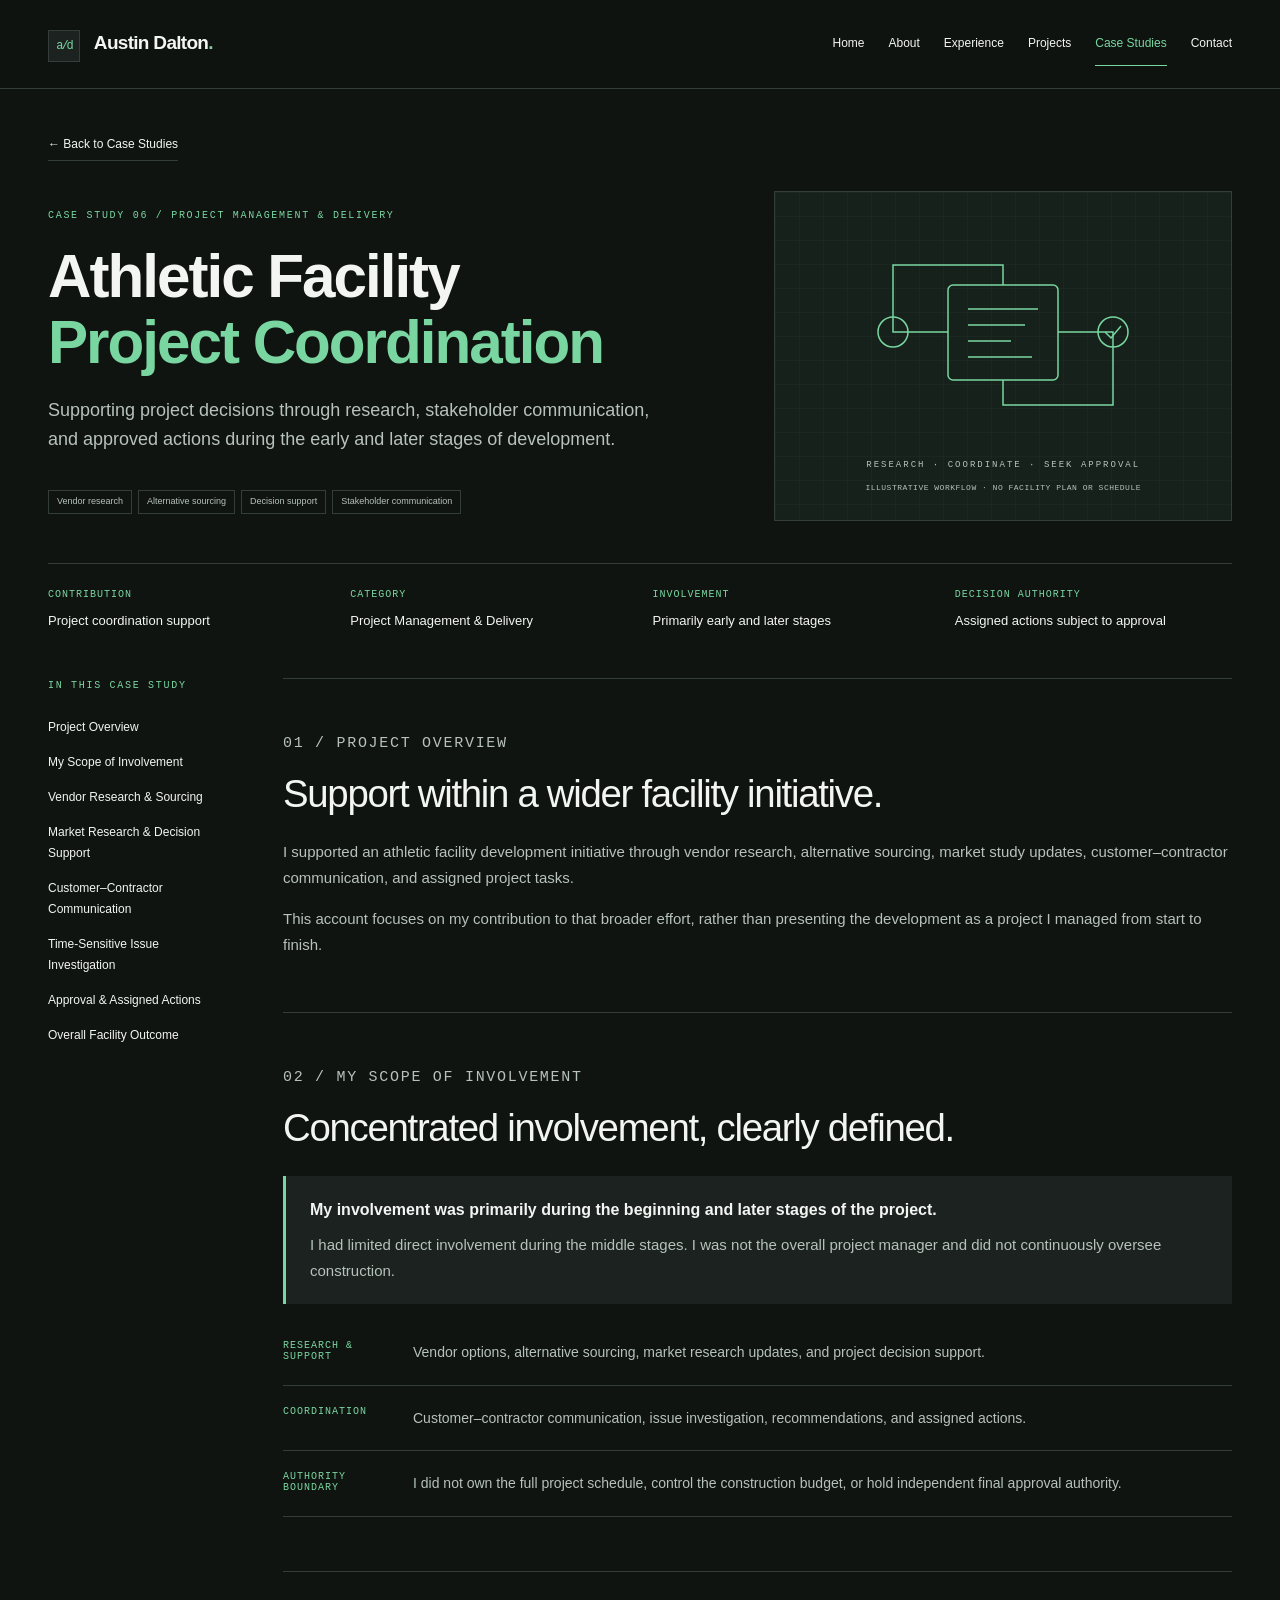
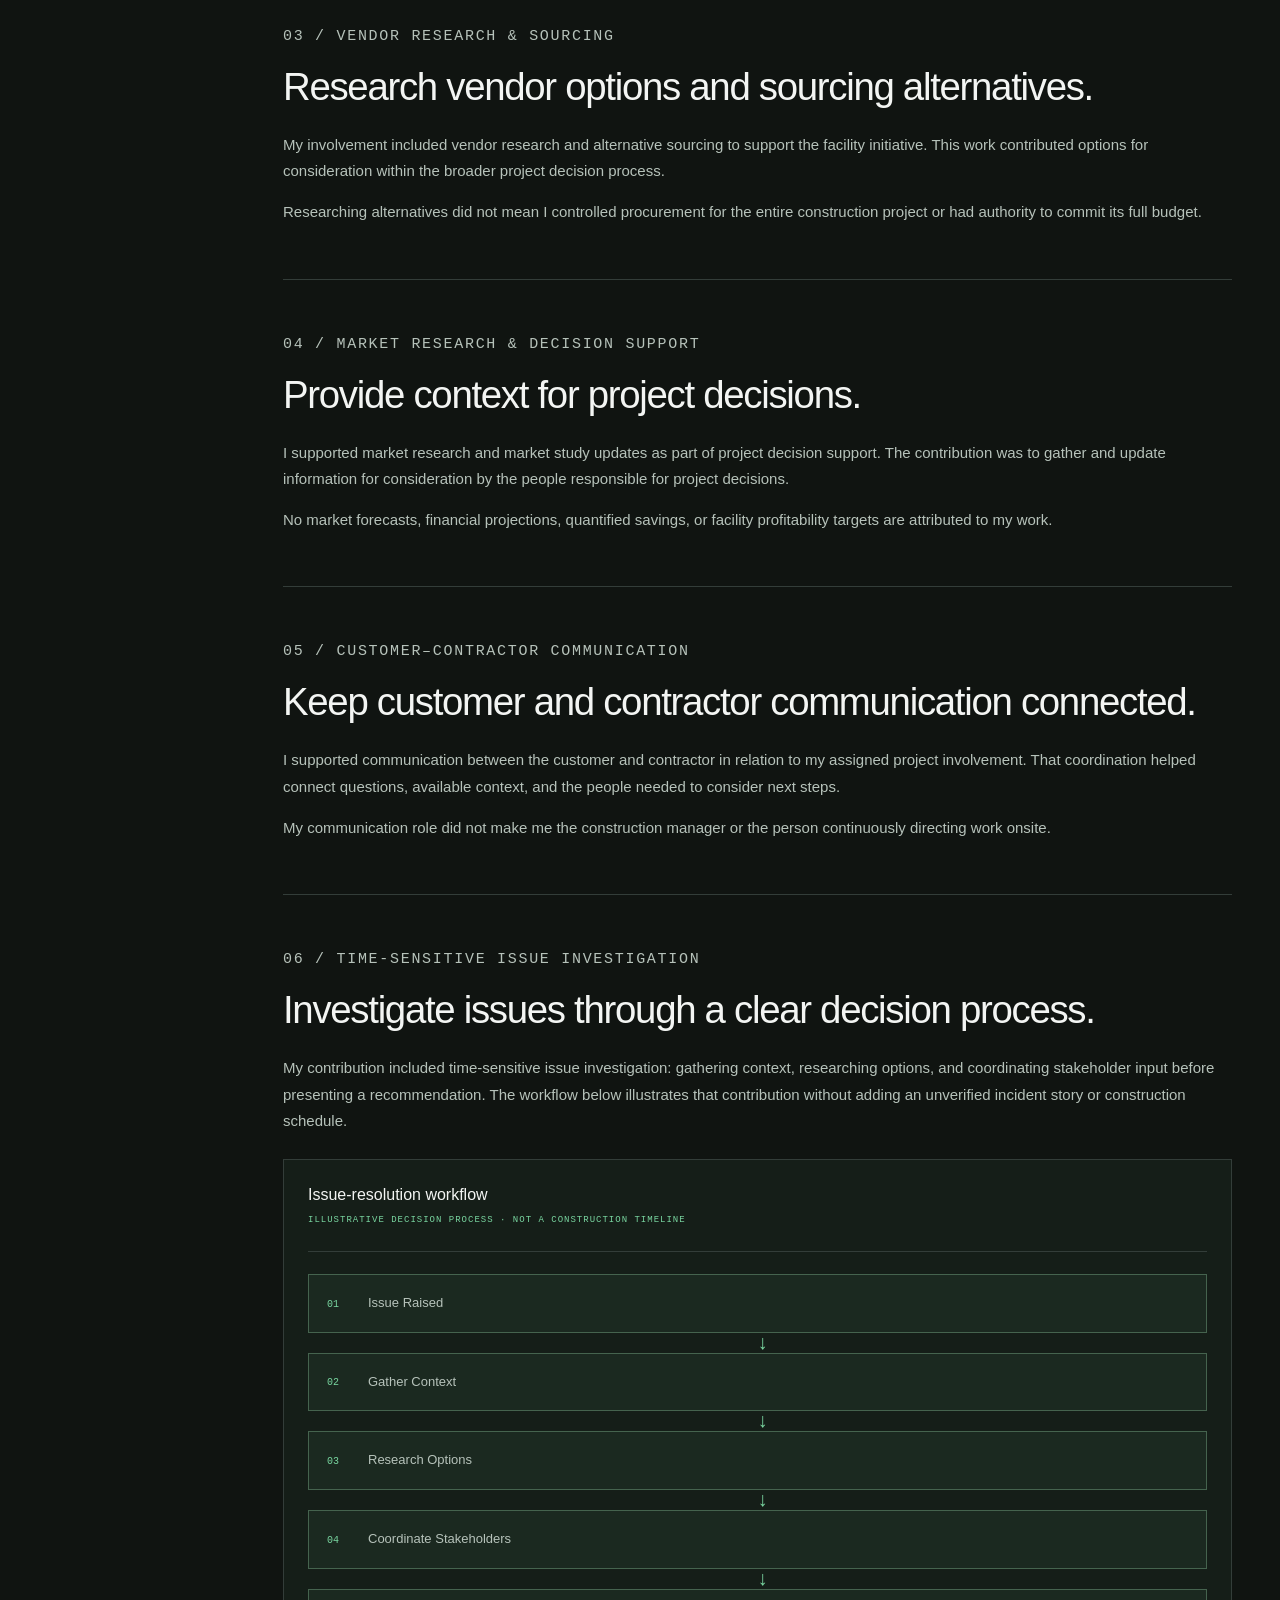
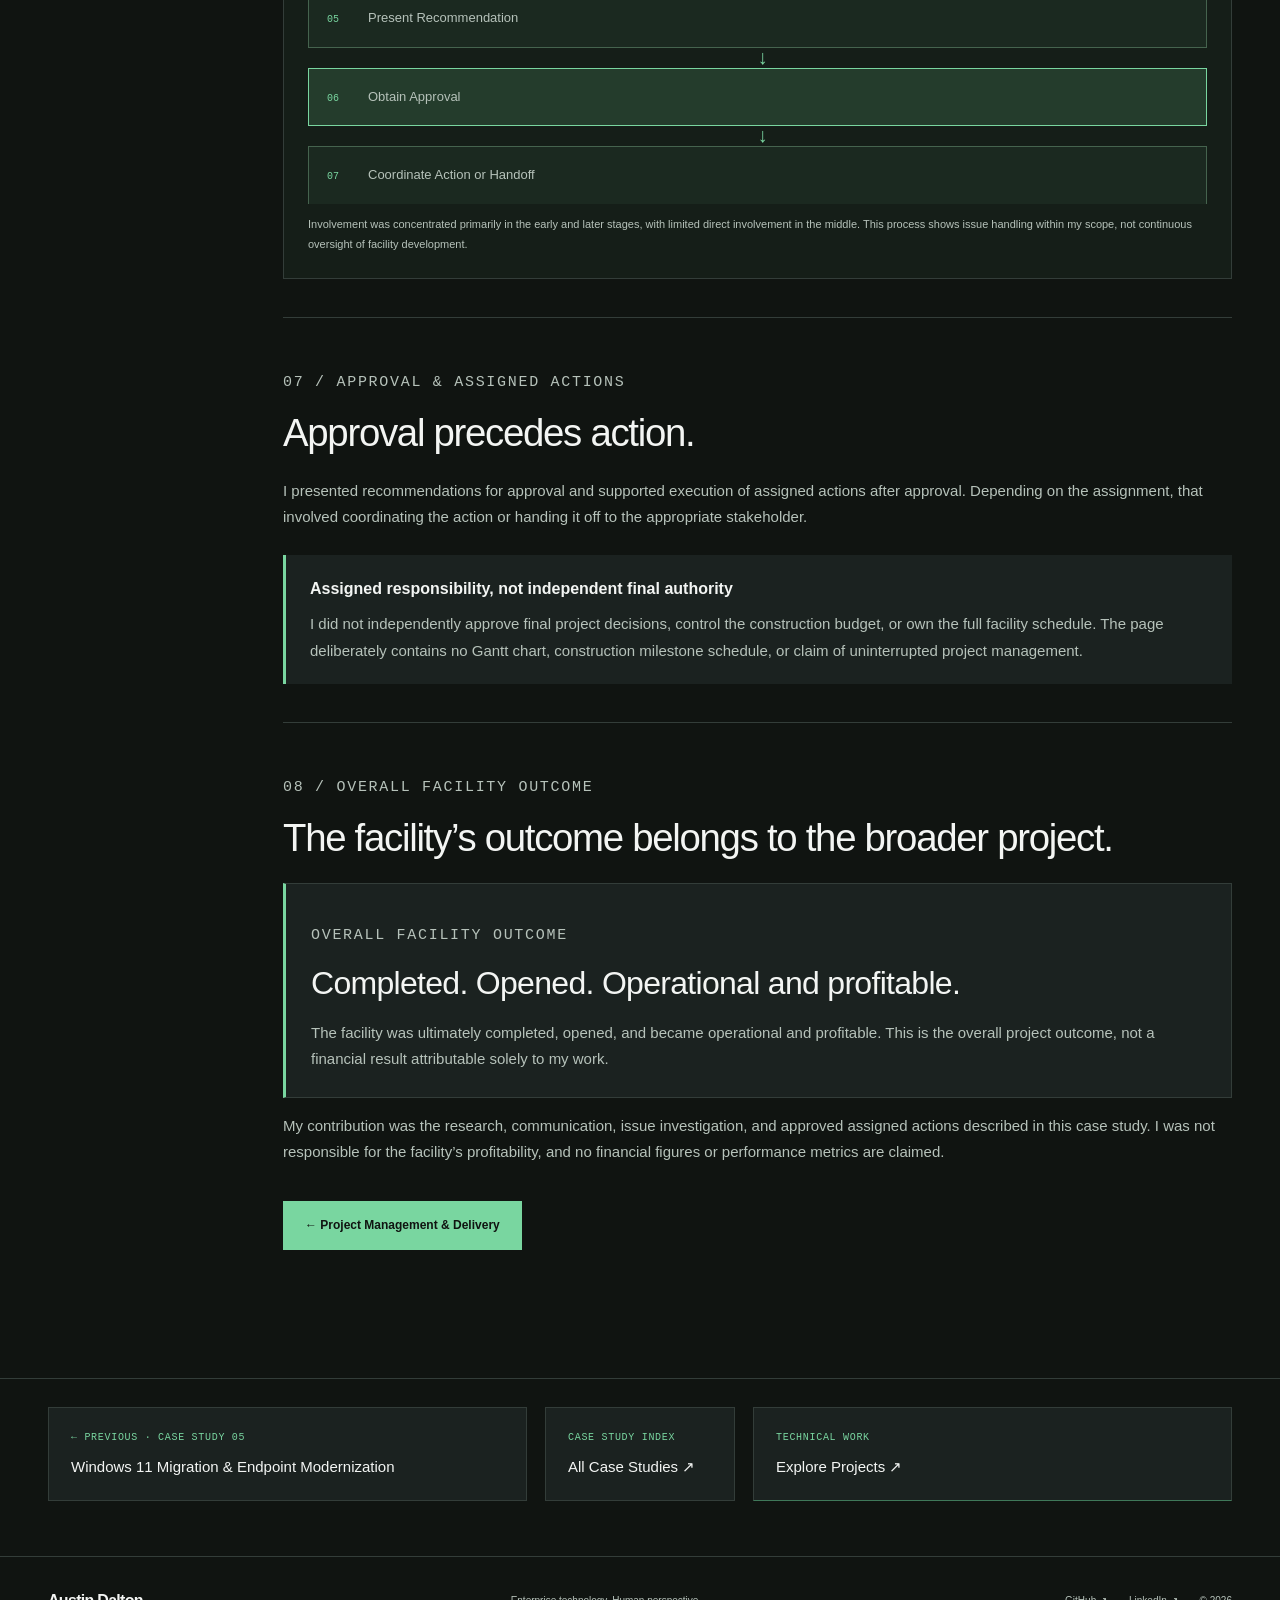
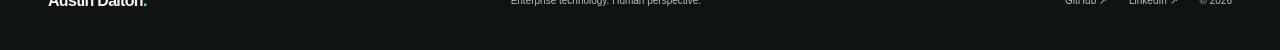
<file: athletic-facility-case-study.html>
<!doctype html>
<html lang="en">
<head>
<meta charset="utf-8">
<meta name="viewport" content="width=device-width,initial-scale=1">
<meta name="description" content="Case Study 06: scoped athletic facility project support through research, communication, issue investigation, and approved actions during early and later development stages.">
<meta name="theme-color" content="#101411">
<title>Athletic Facility Project Coordination | Austin Dalton</title>
<link rel="stylesheet" href="redesign.css">
<link rel="stylesheet" href="printer-case-study.css"><link rel="stylesheet" href="enterprise-case-studies.css"><link rel="stylesheet" href="athletic-facility-case-study.css">
<script src="main.js" defer>
</script>
<link rel="stylesheet" href="case-study-navigation.css">
<link rel="stylesheet" href="navigation.css">
</head>
<body class="printer-study enterprise-study athletic-study"><a class="skip" href="#main">Skip to content</a>
<header class="site-header">
<div class="wrap header-inner"><a class="wordmark" href="index.html"><span class="brand-icon">a/d</span> Austin Dalton<span class="dot">.</span></a>
<nav aria-label="Main navigation"><a href="index.html">Home</a><a href="aboutme.html">About</a><a href="aboutme.html#experience-heading">Experience</a><a href="projects.html">Projects</a><a href="case-studies.html">Case Studies</a><a href="contact.html">Contact</a></nav>
</div>
</header>
<main id="main">
<section class="wrap printer-hero"><a class="text-link" href="case-studies.html?category=delivery">← Back to Case Studies</a>
<div class="printer-hero-grid">
<div>
<p class="section-kicker">Case Study 06 / Project Management &amp; Delivery</p>
<h1>Athletic Facility<br><em>Project Coordination</em>
</h1>
<p class="printer-subtitle">Supporting project decisions through research, stakeholder communication, and approved actions during the early and later stages of development.</p>
<div class="tags"><span>Vendor research</span><span>Alternative sourcing</span><span>Decision support</span><span>Stakeholder communication</span>
</div>
</div>
<div class="printer-art enterprise-art"><svg viewBox="0 0 360 250" role="img" aria-labelledby="athletic-art-title"><title id="athletic-art-title">Illustrative coordination process with research, stakeholder input, and approval before action</title><g fill="none" stroke="currentColor" stroke-width="1.5"><rect x="125" y="75" width="110" height="95" rx="5"/><path d="M145 99H215M145 115H202M145 131H188M145 147H209M125 122H70V55H180V75M235 122H290V195H180V170"/><circle cx="70" cy="122" r="15"/><circle cx="290" cy="122" r="15"/><path d="m282 122 6 6 10-12"/></g></svg><span>RESEARCH · COORDINATE · SEEK APPROVAL</span><small>ILLUSTRATIVE WORKFLOW · NO FACILITY PLAN OR SCHEDULE</small>
</div>
</div>
<dl class="printer-meta">
<div>
<dt>Contribution</dt>
<dd>Project coordination support</dd>
</div>
<div>
<dt>Category</dt>
<dd>Project Management &amp; Delivery</dd>
</div>
<div>
<dt>Involvement</dt>
<dd>Primarily early and later stages</dd>
</div>
<div>
<dt>Decision authority</dt>
<dd>Assigned actions subject to approval</dd>
</div>
</dl>
</section>
<div class="wrap printer-layout">
<aside class="printer-toc">
<nav aria-label="Case study sections"><span class="section-kicker">In this case study</span><a href="#overview">Project Overview</a><a href="#scope">My Scope of Involvement</a><a href="#sourcing">Vendor Research & Sourcing</a><a href="#research">Market Research & Decision Support</a><a href="#communication">Customer–Contractor Communication</a><a href="#issues">Time-Sensitive Issue Investigation</a><a href="#assigned-actions">Approval & Assigned Actions</a><a href="#outcome">Overall Facility Outcome</a>
</nav>
</aside>
<div class="printer-content">
<section class="printer-section" id="overview">
<p class="section-kicker">01 / Project Overview</p>
<h2>Support within a wider facility initiative.</h2>
<p>I supported an athletic facility development initiative through vendor research, alternative sourcing, market study updates, customer–contractor communication, and assigned project tasks.</p>
<p>This account focuses on my contribution to that broader effort, rather than presenting the development as a project I managed from start to finish.</p>
</section>
<section class="printer-section" id="scope">
<p class="section-kicker">02 / My Scope of Involvement</p>
<h2>Concentrated involvement, clearly defined.</h2>
<div class="scope-note"><strong>My involvement was primarily during the beginning and later stages of the project.</strong>
<p>I had limited direct involvement during the middle stages. I was not the overall project manager and did not continuously oversee construction.</p>
</div>
<dl class="skills-list">
<div>
<dt>Research &amp; support</dt>
<dd>Vendor options, alternative sourcing, market research updates, and project decision support.</dd>
</div>
<div>
<dt>Coordination</dt>
<dd>Customer–contractor communication, issue investigation, recommendations, and assigned actions.</dd>
</div>
<div>
<dt>Authority boundary</dt>
<dd>I did not own the full project schedule, control the construction budget, or hold independent final approval authority.</dd>
</div>
</dl>
</section>
<section class="printer-section" id="sourcing">
<p class="section-kicker">03 / Vendor Research & Sourcing</p>
<h2>Research vendor options and sourcing alternatives.</h2>
<p>My involvement included vendor research and alternative sourcing to support the facility initiative. This work contributed options for consideration within the broader project decision process.</p>
<p>Researching alternatives did not mean I controlled procurement for the entire construction project or had authority to commit its full budget.</p>
</section>
<section class="printer-section" id="research">
<p class="section-kicker">04 / Market Research & Decision Support</p>
<h2>Provide context for project decisions.</h2>
<p>I supported market research and market study updates as part of project decision support. The contribution was to gather and update information for consideration by the people responsible for project decisions.</p>
<p>No market forecasts, financial projections, quantified savings, or facility profitability targets are attributed to my work.</p>
</section>
<section class="printer-section" id="communication">
<p class="section-kicker">05 / Customer–Contractor Communication</p>
<h2>Keep customer and contractor communication connected.</h2>
<p>I supported communication between the customer and contractor in relation to my assigned project involvement. That coordination helped connect questions, available context, and the people needed to consider next steps.</p>
<p>My communication role did not make me the construction manager or the person continuously directing work onsite.</p>
</section>
<section class="printer-section" id="issues">
<p class="section-kicker">06 / Time-Sensitive Issue Investigation</p>
<h2>Investigate issues through a clear decision process.</h2>
<p>My contribution included time-sensitive issue investigation: gathering context, researching options, and coordinating stakeholder input before presenting a recommendation. The workflow below illustrates that contribution without adding an unverified incident story or construction schedule.</p>
<figure class="workflow-panel">
<figcaption><strong>Issue-resolution workflow</strong><span>ILLUSTRATIVE DECISION PROCESS · NOT A CONSTRUCTION TIMELINE</span>
</figcaption>
<ol class="enterprise-steps facility-issue-flow">
<li><span class="step-number" aria-hidden="true">01</span><span>Issue Raised</span>
</li>
<li><span class="step-number" aria-hidden="true">02</span><span>Gather Context</span>
</li>
<li><span class="step-number" aria-hidden="true">03</span><span>Research Options</span>
</li>
<li><span class="step-number" aria-hidden="true">04</span><span>Coordinate Stakeholders</span>
</li>
<li><span class="step-number" aria-hidden="true">05</span><span>Present Recommendation</span>
</li>
<li><span class="step-number" aria-hidden="true">06</span><span>Obtain Approval</span>
</li>
<li><span class="step-number" aria-hidden="true">07</span><span>Coordinate Action or Handoff</span>
</li>
</ol>
<p class="caption">Involvement was concentrated primarily in the early and later stages, with limited direct involvement in the middle. This process shows issue handling within my scope, not continuous oversight of facility development.</p>
</figure>
</section>
<section class="printer-section" id="assigned-actions">
<p class="section-kicker">07 / Approval & Assigned Actions</p>
<h2>Approval precedes action.</h2>
<p>I presented recommendations for approval and supported execution of assigned actions after approval. Depending on the assignment, that involved coordinating the action or handing it off to the appropriate stakeholder.</p>
<div class="scope-note"><strong>Assigned responsibility, not independent final authority</strong>
<p>I did not independently approve final project decisions, control the construction budget, or own the full facility schedule. The page deliberately contains no Gantt chart, construction milestone schedule, or claim of uninterrupted project management.</p>
</div>
</section>
<section class="printer-section" id="outcome">
<p class="section-kicker">08 / Overall Facility Outcome</p>
<h2>The facility’s outcome belongs to the broader project.</h2>
<div class="facility-outcome">
<p class="section-kicker">Overall facility outcome</p>
<h3>Completed. Opened. Operational and profitable.</h3>
<p>The facility was ultimately completed, opened, and became operational and profitable. This is the overall project outcome, not a financial result attributable solely to my work.</p>
</div>
<p>My contribution was the research, communication, issue investigation, and approved assigned actions described in this case study. I was not responsible for the facility’s profitability, and no financial figures or performance metrics are claimed.</p><a class="button primary" href="case-studies.html?category=delivery">← Project Management &amp; Delivery</a>
</section>
</div>
</div>
<nav class="wrap case-study-navigation" aria-label="Case study navigation"><a href="windows-11-migration-case-study.html"><span>← Previous · Case Study 05</span><strong>Windows 11 Migration &amp; Endpoint Modernization</strong></a><a class="case-index-link" href="case-studies.html"><span>Case study index</span><strong>All Case Studies ↗</strong></a><a href="projects.html"><span>Technical work</span><strong>Explore Projects ↗</strong></a></nav></main>
<footer class="wrap footer"><a class="wordmark" href="index.html">Austin Dalton<span class="dot">.</span></a><span>Enterprise technology. Human perspective.</span>
<div><a href="https://github.com/AustinDDev">GitHub ↗</a><a href="https://www.linkedin.com/in/austinbdalton/">LinkedIn ↗</a><span>© <span id="year">2026</span></span>
</div>
</footer>
</body>
</html>
</file>
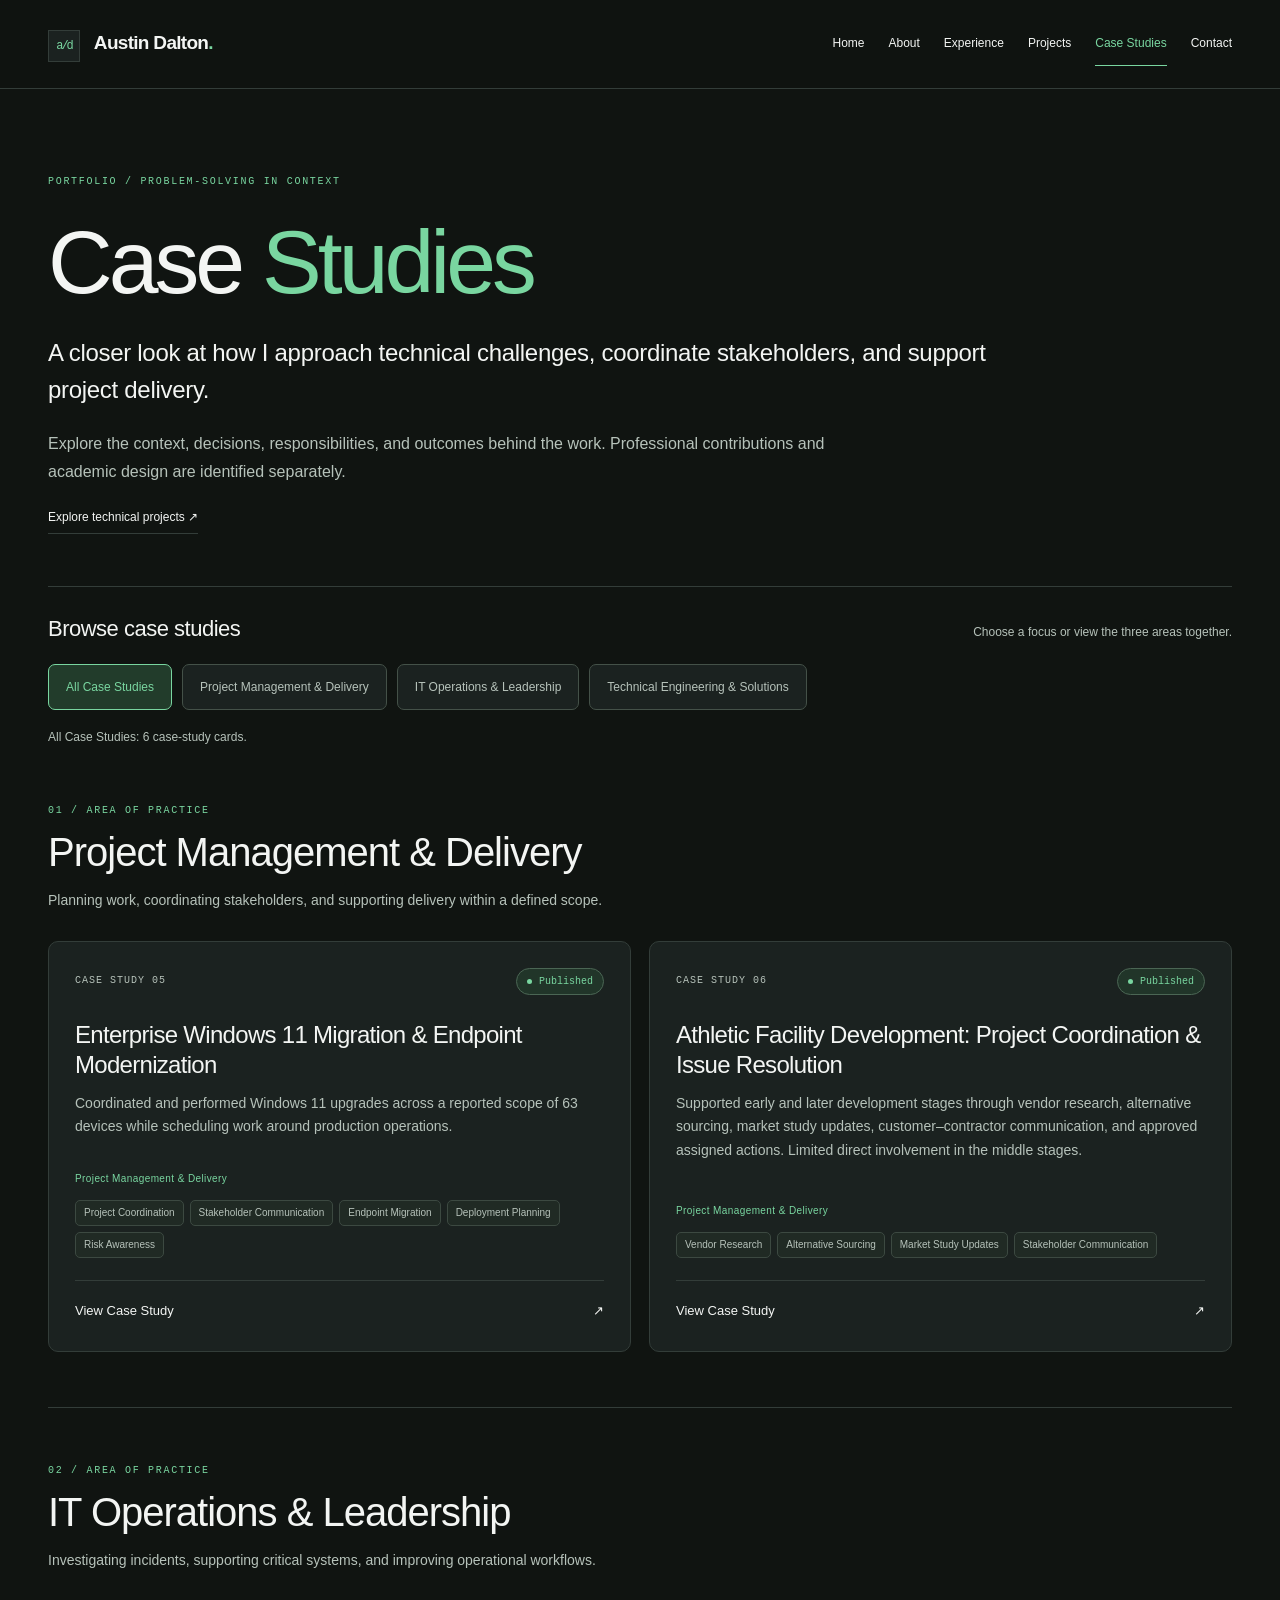
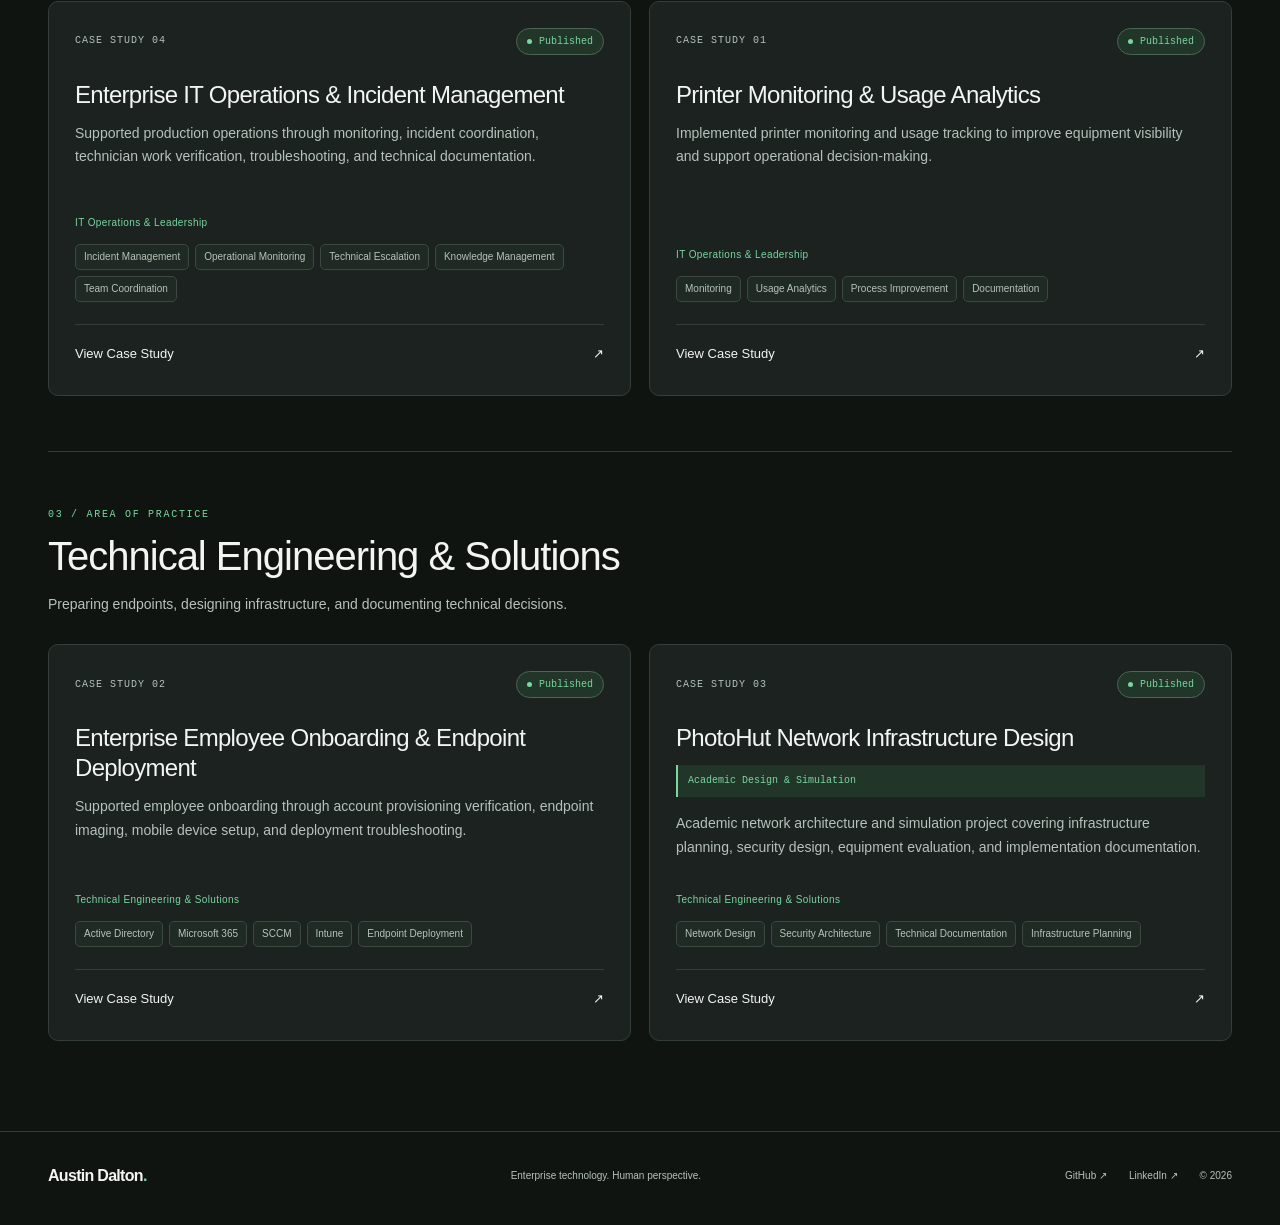
<file: case-studies.html>
<!doctype html><html lang="en"><head><meta charset="utf-8"><meta name="viewport" content="width=device-width,initial-scale=1"><meta name="description" content="Case studies by Austin Dalton: technical problem-solving, operational leadership, project coordination, and academic network design."><meta name="theme-color" content="#101411"><title>Case Studies | Austin Dalton</title><link rel="stylesheet" href="redesign.css"><link rel="stylesheet" href="projects.css"><script src="projects.js" defer></script><script src="main.js" defer></script><link rel="stylesheet" href="navigation.css">
<link rel="stylesheet" href="portfolio-sections.css">
</head><body class="projects-page case-studies-page"><a class="skip" href="#main">Skip to content</a>
<header class="site-header">
<div class="wrap header-inner"><a class="wordmark" href="index.html"><span class="brand-icon">a/d</span> Austin Dalton<span class="dot">.</span></a><nav aria-label="Main navigation"><a href="index.html">Home</a><a href="aboutme.html">About</a><a href="aboutme.html#experience-heading">Experience</a><a href="projects.html">Projects</a><a href="case-studies.html">Case Studies</a><a href="contact.html">Contact</a></nav>
</div>
</header><main id="main">
<section class="wrap selected-work-intro">
<p class="section-kicker">Portfolio / Problem-solving in context</p>
<h1>Case <em>Studies</em>
</h1>
<p class="work-subheading">A closer look at how I approach technical challenges, coordinate stakeholders, and support project delivery.</p>
<p class="work-introduction">Explore the context, decisions, responsibilities, and outcomes behind the work. Professional contributions and academic design are identified separately.</p><a class="text-link" href="projects.html">Explore technical projects ↗</a>
</section>
<section class="wrap project-selection" aria-labelledby="browse-work-heading">
<div class="filter-heading">
<h2 id="browse-work-heading">Browse case studies</h2>
<p>Choose a focus or view the three areas together.</p>
</div>
<div class="project-filters" role="group" aria-label="Filter case studies by category" hidden>
<button type="button" data-filter="all" aria-pressed="true" aria-controls="project-results">All Case Studies</button>
<button type="button" data-filter="delivery" aria-pressed="false" aria-controls="project-results">Project Management &amp; Delivery</button>
<button type="button" data-filter="operations" aria-pressed="false" aria-controls="project-results">IT Operations &amp; Leadership</button>
<button type="button" data-filter="engineering" aria-pressed="false" aria-controls="project-results">Technical Engineering &amp; Solutions</button>
</div>
<p class="filter-announcement" role="status" aria-live="polite" aria-atomic="true" data-filter-announcement>
</p>
<div id="project-results">
<section class="work-category" data-project-group="delivery" aria-labelledby="category-delivery">
<header class="category-heading">
<div>
<p class="section-kicker">01 / Area of practice</p>
<h2 id="category-delivery">Project Management &amp; Delivery</h2>
<p>Planning work, coordinating stakeholders, and supporting delivery within a defined scope.</p>
</div>
</header>
<div class="cards project-grid">
<article class="card project-card published-case" data-project-category="delivery" data-project-key="case-05" aria-labelledby="case-05-title">
<div class="project-card-top"><span class="card-number">CASE STUDY 05</span><span class="work-status published">Published</span>
</div>
<h3 id="case-05-title">Enterprise Windows 11 Migration &amp; Endpoint Modernization</h3>
<p class="project-description">Coordinated and performed Windows 11 upgrades across a reported scope of 63 devices while scheduling work around production operations.</p>
<p class="project-category">Project Management &amp; Delivery</p>
<ul class="skill-tags" aria-label="Skills">
<li>Project Coordination</li>
<li>Stakeholder Communication</li>
<li>Endpoint Migration</li>
<li>Deployment Planning</li>
<li>Risk Awareness</li>
</ul><a class="card-arrow" href="windows-11-migration-case-study.html" aria-label="View Case Study 05: Enterprise Windows 11 Migration &amp; Endpoint Modernization">View Case Study <span aria-hidden="true">↗</span></a>
</article>
<article class="card project-card published-case" data-project-category="delivery" data-project-key="case-06" aria-labelledby="case-06-title">
<div class="project-card-top"><span class="card-number">CASE STUDY 06</span><span class="work-status published">Published</span>
</div>
<h3 id="case-06-title">Athletic Facility Development: Project Coordination &amp; Issue Resolution</h3>
<p class="project-description">Supported early and later development stages through vendor research, alternative sourcing, market study updates, customer–contractor communication, and approved assigned actions. Limited direct involvement in the middle stages.</p>
<p class="project-category">Project Management &amp; Delivery</p>
<ul class="skill-tags" aria-label="Skills">
<li>Vendor Research</li>
<li>Alternative Sourcing</li>
<li>Market Study Updates</li>
<li>Stakeholder Communication</li>
</ul>
<a class="card-arrow" href="athletic-facility-case-study.html" aria-label="View Case Study 06: Athletic Facility Development: Project Coordination &amp; Issue Resolution">View Case Study <span aria-hidden="true">↗</span></a>
</article>
</div>
</section>
<section class="work-category" data-project-group="operations" aria-labelledby="category-operations">
<header class="category-heading">
<div>
<p class="section-kicker">02 / Area of practice</p>
<h2 id="category-operations">IT Operations &amp; Leadership</h2>
<p>Investigating incidents, supporting critical systems, and improving operational workflows.</p>
</div>
</header>
<div class="cards project-grid">
<article class="card project-card published-case" data-project-category="operations" data-project-key="case-04" aria-labelledby="case-04-title">
<div class="project-card-top"><span class="card-number">CASE STUDY 04</span><span class="work-status published">Published</span>
</div>
<h3 id="case-04-title">Enterprise IT Operations &amp; Incident Management</h3>
<p class="project-description">Supported production operations through monitoring, incident coordination, technician work verification, troubleshooting, and technical documentation.</p>
<p class="project-category">IT Operations &amp; Leadership</p>
<ul class="skill-tags" aria-label="Skills">
<li>Incident Management</li>
<li>Operational Monitoring</li>
<li>Technical Escalation</li>
<li>Knowledge Management</li>
<li>Team Coordination</li>
</ul><a class="card-arrow" href="it-operations-case-study.html" aria-label="View Case Study 04: Enterprise IT Operations &amp; Incident Management">View Case Study <span aria-hidden="true">↗</span></a>
</article>
<article class="card project-card published-case" data-project-category="operations" data-project-key="case-01" aria-labelledby="case-01-title">
<div class="project-card-top"><span class="card-number">CASE STUDY 01</span><span class="work-status published">Published</span>
</div>
<h3 id="case-01-title">Printer Monitoring &amp; Usage Analytics</h3>
<p class="project-description">Implemented printer monitoring and usage tracking to improve equipment visibility and support operational decision-making.</p>
<p class="project-category">IT Operations &amp; Leadership</p>
<ul class="skill-tags" aria-label="Skills">
<li>Monitoring</li>
<li>Usage Analytics</li>
<li>Process Improvement</li>
<li>Documentation</li>
</ul><a class="card-arrow" href="print-monitoring-case-study.html" aria-label="View Case Study 01: Printer Monitoring &amp; Usage Analytics">View Case Study <span aria-hidden="true">↗</span></a>
</article>
</div>
</section>
<section class="work-category" data-project-group="engineering" aria-labelledby="category-engineering">
<header class="category-heading">
<div>
<p class="section-kicker">03 / Area of practice</p>
<h2 id="category-engineering">Technical Engineering &amp; Solutions</h2>
<p>Preparing endpoints, designing infrastructure, and documenting technical decisions.</p>
</div>
</header>
<div class="cards project-grid">
<article class="card project-card published-case" data-project-category="engineering" data-project-key="case-02" aria-labelledby="case-02-title">
<div class="project-card-top"><span class="card-number">CASE STUDY 02</span><span class="work-status published">Published</span>
</div>
<h3 id="case-02-title">Enterprise Employee Onboarding &amp; Endpoint Deployment</h3>
<p class="project-description">Supported employee onboarding through account provisioning verification, endpoint imaging, mobile device setup, and deployment troubleshooting.</p>
<p class="project-category">Technical Engineering &amp; Solutions</p>
<ul class="skill-tags" aria-label="Skills">
<li>Active Directory</li>
<li>Microsoft 365</li>
<li>SCCM</li>
<li>Intune</li>
<li>Endpoint Deployment</li>
</ul><a class="card-arrow" href="employee-onboarding-case-study.html" aria-label="View Case Study 02: Enterprise Employee Onboarding &amp; Endpoint Deployment">View Case Study <span aria-hidden="true">↗</span></a>
</article>
<article class="card project-card published-case" data-project-category="engineering" data-project-key="case-03" aria-labelledby="case-03-title">
<div class="project-card-top"><span class="card-number">CASE STUDY 03</span><span class="work-status published">Published</span>
</div>
<h3 id="case-03-title">PhotoHut Network Infrastructure Design</h3>
<p class="academic-label">Academic Design &amp; Simulation</p>
<p class="project-description">Academic network architecture and simulation project covering infrastructure planning, security design, equipment evaluation, and implementation documentation.</p>
<p class="project-category">Technical Engineering &amp; Solutions</p>
<ul class="skill-tags" aria-label="Skills">
<li>Network Design</li>
<li>Security Architecture</li>
<li>Technical Documentation</li>
<li>Infrastructure Planning</li>
</ul><a class="card-arrow" href="network-design-case-study.html" aria-label="View Case Study 03: PhotoHut Network Infrastructure Design">View Case Study <span aria-hidden="true">↗</span></a>
</article>
</div>
</section>
</div>
</section></main><footer class="wrap footer"><a class="wordmark" href="index.html">Austin Dalton<span class="dot">.</span></a><span>Enterprise technology. Human perspective.</span>
<div><a href="https://github.com/AustinDDev">GitHub ↗</a><a href="https://www.linkedin.com/in/austinbdalton/">LinkedIn ↗</a><span>© <span id="year">2026</span></span>
</div></footer></body></html>
</file>
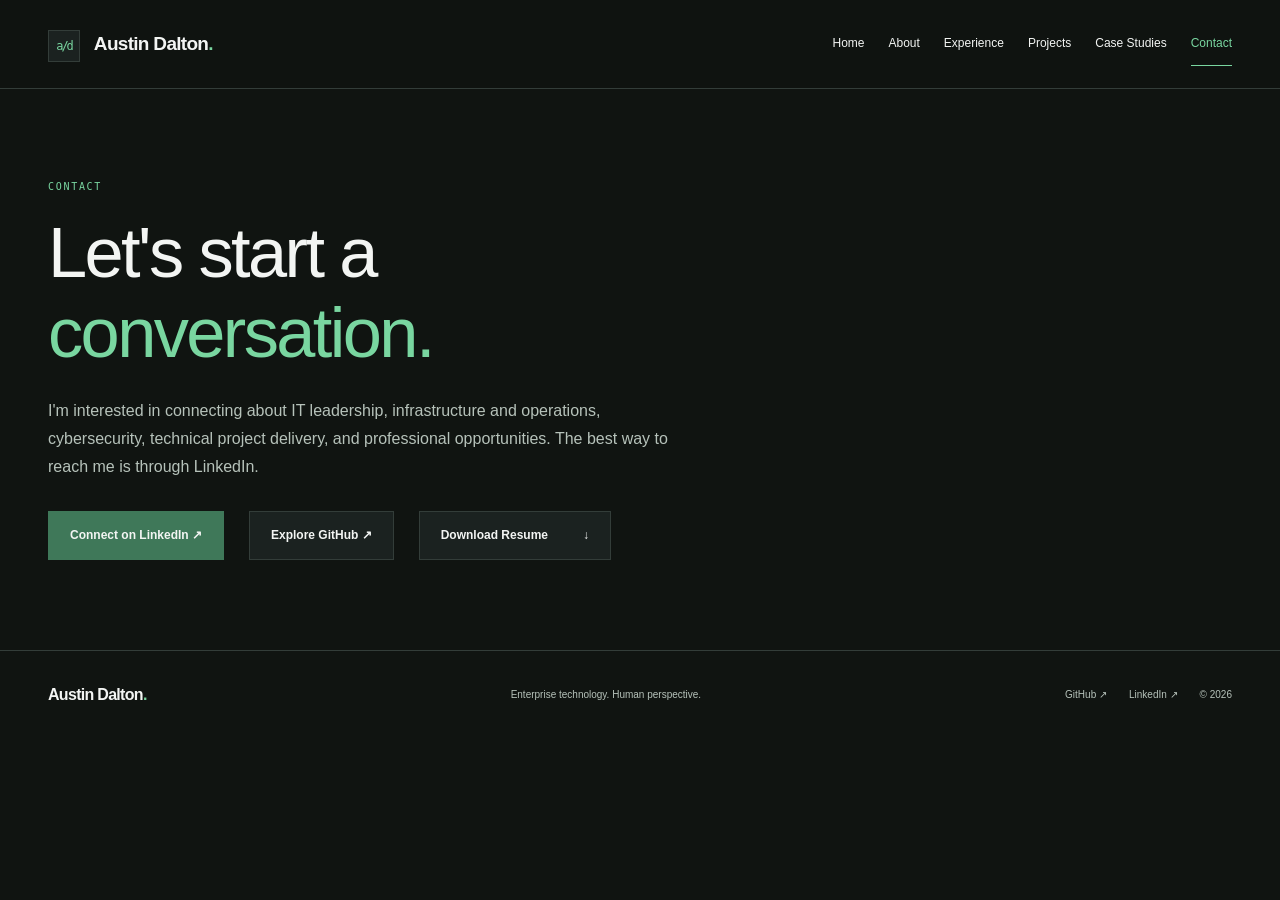
<file: contact.html>
<!doctype html><html lang="en"><head><meta charset="utf-8"><meta name="viewport" content="width=device-width,initial-scale=1"><meta name="description" content="Austin Dalton — enterprise IT operations, infrastructure, and cybersecurity education."><meta name="theme-color" content="#0B0F0D"><title>Contact | Austin Dalton</title><link rel="stylesheet" href="redesign.css"><script src="main.js" defer></script><link rel="stylesheet" href="navigation.css">
</head><body><a class="skip" href="#main">Skip to content</a><header class="site-header"><div class="wrap header-inner"><a class="wordmark" href="index.html"><span class="brand-icon">a/d</span> Austin Dalton<span class="dot">.</span></a><nav aria-label="Main navigation"><a href="index.html">Home</a><a href="aboutme.html">About</a><a href="aboutme.html#experience-heading">Experience</a><a href="projects.html">Projects</a><a href="case-studies.html">Case Studies</a><a href="contact.html">Contact</a></nav></div></header><main id="main"><section class="section wrap"><div class="section-kicker">Contact</div><h1>Let's start a<br><em>conversation.</em></h1><p class="hero-sub">I'm interested in connecting about IT leadership, infrastructure and operations, cybersecurity, technical project delivery, and professional opportunities. The best way to reach me is through LinkedIn.</p><div class="actions"><a class="button primary" href="https://www.linkedin.com/in/austinbdalton/" target="_blank" rel="noopener">Connect on LinkedIn ↗</a><a class="button secondary" href="https://github.com/AustinDDev" target="_blank" rel="noopener">Explore GitHub ↗</a><a class="button secondary" href="Austin_Dalton_Resume_2026-10-29.pdf" download="Austin_Dalton_Resume.pdf">Download Resume <span aria-hidden="true">↓</span></a></div></section></main><footer class="wrap footer"><a class="wordmark" href="index.html">Austin Dalton<span class="dot">.</span></a><span>Enterprise technology. Human perspective.</span><div><a href="https://github.com/AustinDDev">GitHub ↗</a><a href="https://www.linkedin.com/in/austinbdalton/">LinkedIn ↗</a><span>© <span id="year">2026</span></span></div></footer></body></html>
</file>
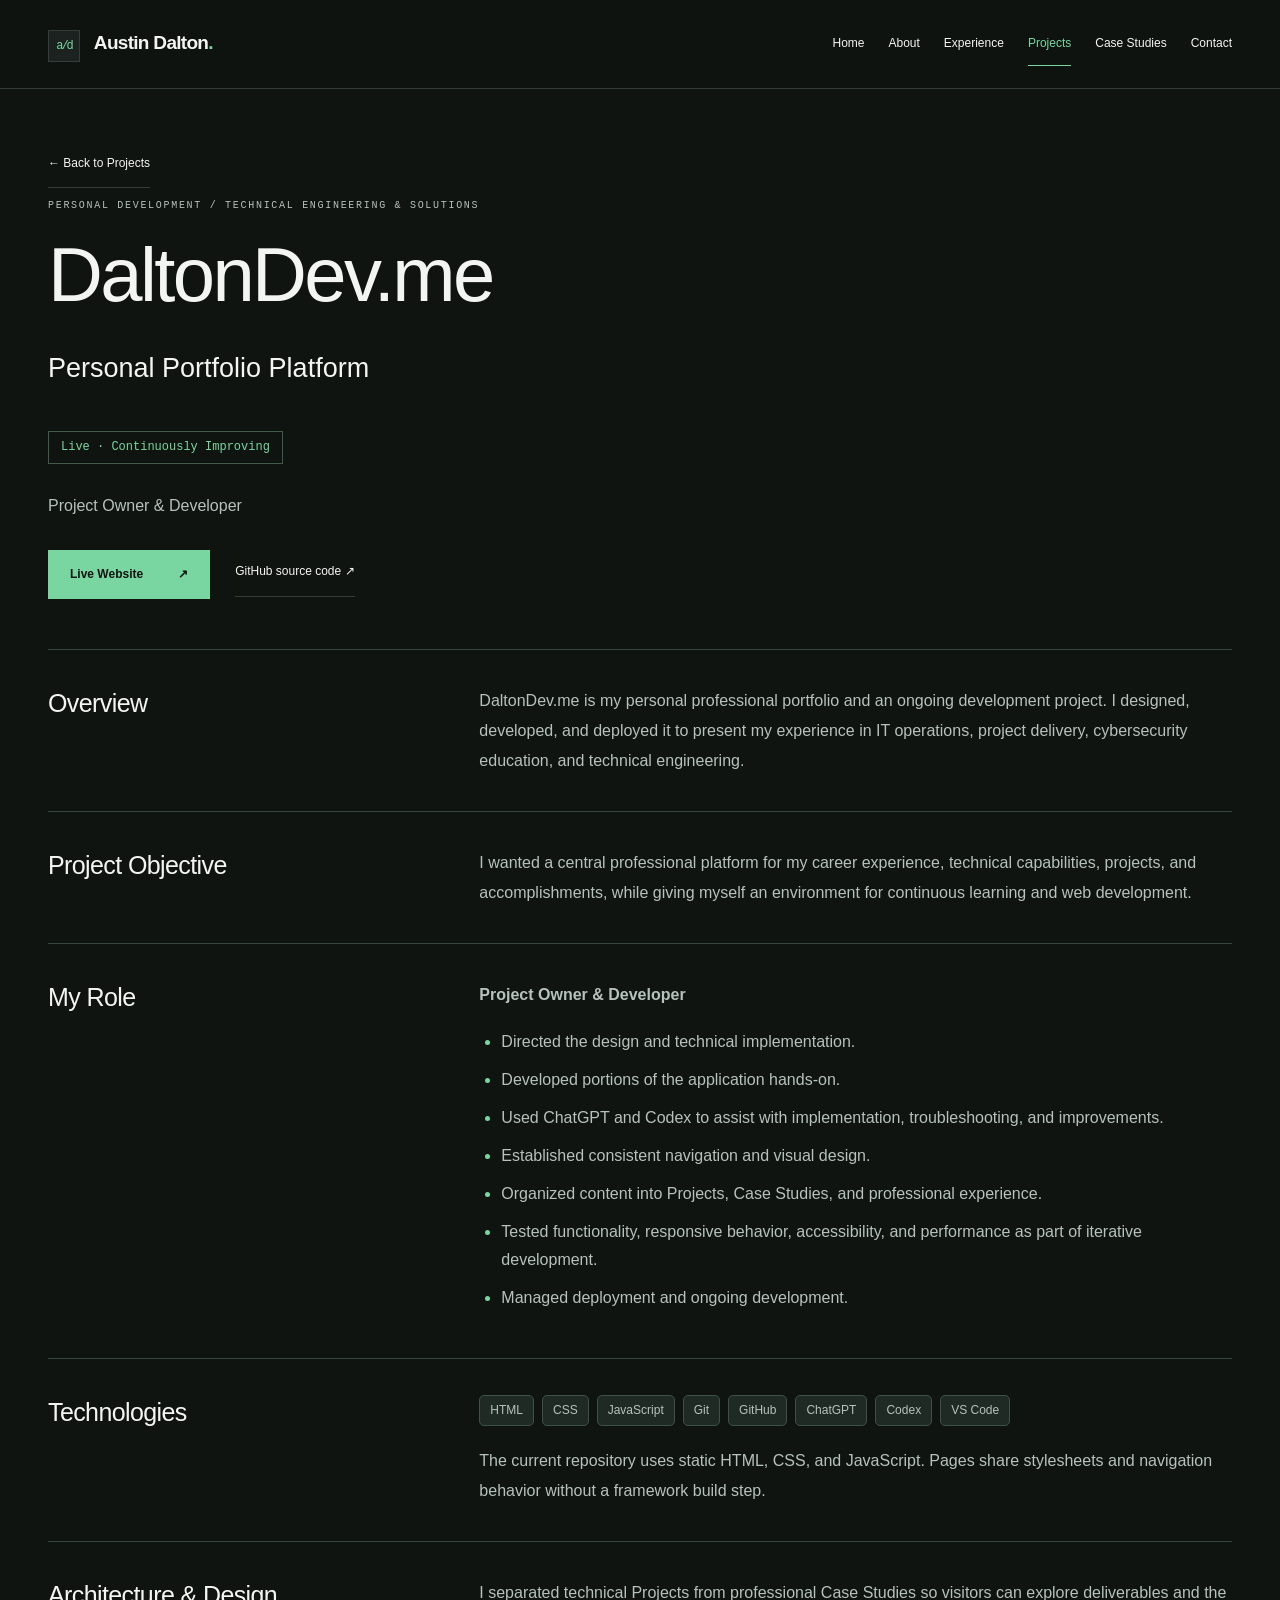
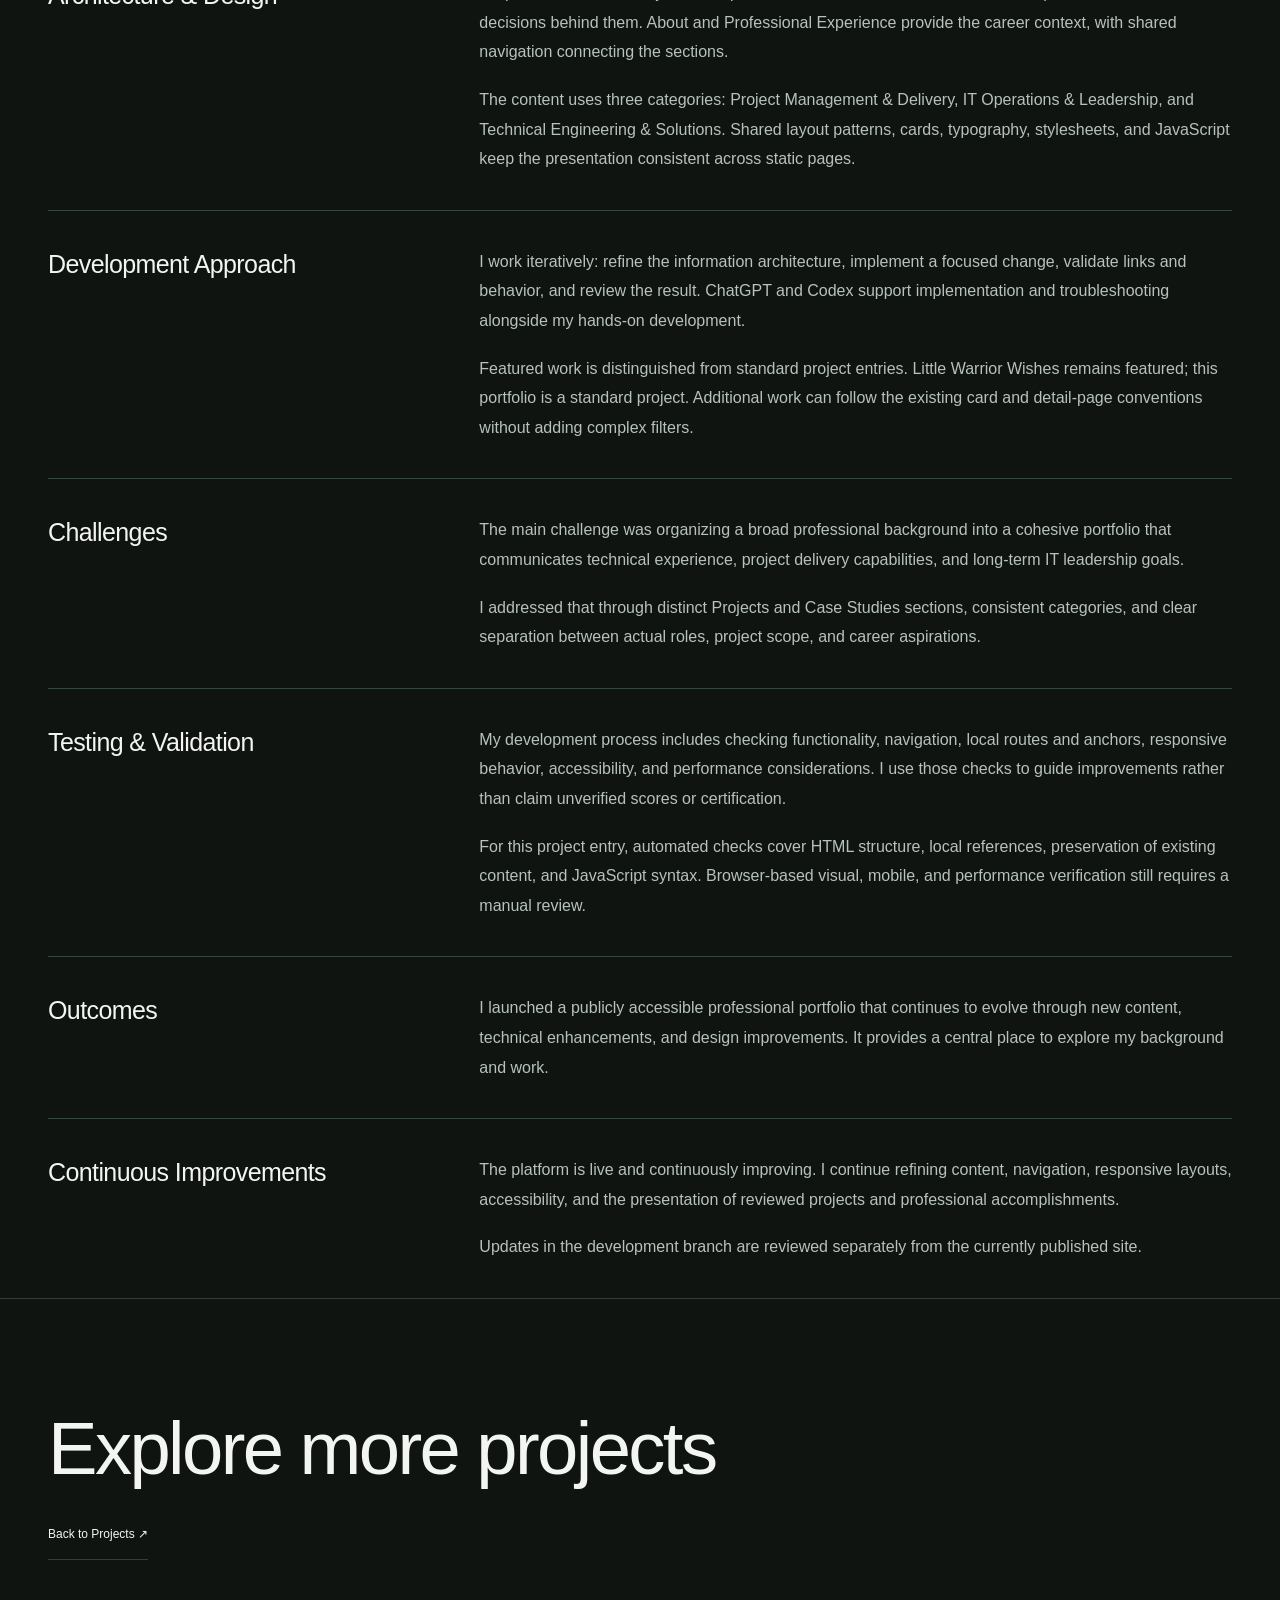
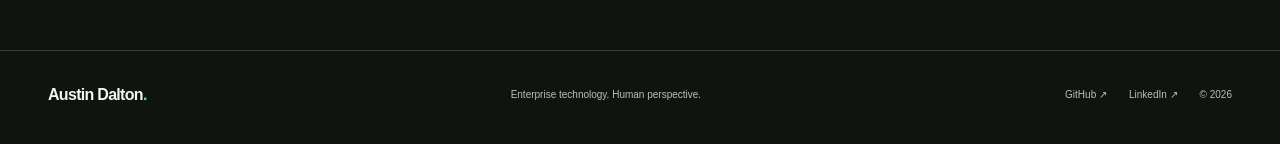
<file: daltondev-me-project.html>
<!doctype html><html lang="en"><head><meta charset="utf-8"><meta name="viewport" content="width=device-width,initial-scale=1"><meta name="theme-color" content="#101411"><meta name="description" content="DaltonDev.me: Austin Dalton’s personal portfolio platform, its architecture, development approach, and continuous improvements."><title>DaltonDev.me Project | Austin Dalton</title><link rel="stylesheet" href="redesign.css"><link rel="stylesheet" href="navigation.css"><link rel="stylesheet" href="projects.css"><link rel="stylesheet" href="little-warrior-wishes.css"><script src="main.js" defer></script><script src="project-detail.js" defer></script></head><body class="projects-page lww-detail"><a class="skip" href="#main">Skip to content</a><header class="site-header">
<div class="wrap header-inner"><a class="wordmark" href="index.html"><span class="brand-icon">a/d</span> Austin Dalton<span class="dot">.</span></a><nav aria-label="Main navigation"><a href="index.html">Home</a><a href="aboutme.html">About</a><a href="aboutme.html#experience-heading">Experience</a><a href="projects.html">Projects</a><a href="case-studies.html">Case Studies</a><a href="contact.html">Contact</a></nav>
</div>
</header><main id="main"><section class="section wrap lww-hero" aria-labelledby="project-title"><a class="text-link" href="projects.html#daltondev-me-project">← Back to Projects</a><p class="section-kicker">Personal Development / Technical Engineering &amp; Solutions</p><h1 id="project-title">DaltonDev.me</h1><p class="lww-lead">Personal Portfolio Platform</p><p class="lww-status">Live · Continuously Improving</p><p>Project Owner &amp; Developer</p><div class="actions"><a class="button primary" href="https://daltondev.me">Live Website <span aria-hidden="true">↗</span></a><a class="text-link" href="https://github.com/AustinDDev/MyWebsite">GitHub source code ↗</a></div></section><div class="wrap lww-content"><section class="lww-section" aria-labelledby="overview-heading"><h2 id="overview-heading">Overview</h2><div><p>DaltonDev.me is my personal professional portfolio and an ongoing development project. I designed, developed, and deployed it to present my experience in IT operations, project delivery, cybersecurity education, and technical engineering.</p></div></section><section class="lww-section" aria-labelledby="objective-heading"><h2 id="objective-heading">Project Objective</h2><div><p>I wanted a central professional platform for my career experience, technical capabilities, projects, and accomplishments, while giving myself an environment for continuous learning and web development.</p></div></section><section class="lww-section" aria-labelledby="role-heading"><h2 id="role-heading">My Role</h2><div><p><strong>Project Owner &amp; Developer</strong></p><ul><li>Directed the design and technical implementation.</li><li>Developed portions of the application hands-on.</li><li>Used ChatGPT and Codex to assist with implementation, troubleshooting, and improvements.</li><li>Established consistent navigation and visual design.</li><li>Organized content into Projects, Case Studies, and professional experience.</li><li>Tested functionality, responsive behavior, accessibility, and performance as part of iterative development.</li><li>Managed deployment and ongoing development.</li></ul></div></section><section class="lww-section" aria-labelledby="technologies-heading"><h2 id="technologies-heading">Technologies</h2><div><ul class="skill-tags" aria-label="Verified implementation and tools"><li>HTML</li><li>CSS</li><li>JavaScript</li><li>Git</li><li>GitHub</li><li>ChatGPT</li><li>Codex</li><li>VS Code</li></ul><p>The current repository uses static HTML, CSS, and JavaScript. Pages share stylesheets and navigation behavior without a framework build step.</p></div></section><section class="lww-section" aria-labelledby="architecture-heading"><h2 id="architecture-heading">Architecture &amp; Design</h2><div><p>I separated technical Projects from professional Case Studies so visitors can explore deliverables and the decisions behind them. About and Professional Experience provide the career context, with shared navigation connecting the sections.</p><p>The content uses three categories: Project Management &amp; Delivery, IT Operations &amp; Leadership, and Technical Engineering &amp; Solutions. Shared layout patterns, cards, typography, stylesheets, and JavaScript keep the presentation consistent across static pages.</p></div></section><section class="lww-section" aria-labelledby="development-heading"><h2 id="development-heading">Development Approach</h2><div><p>I work iteratively: refine the information architecture, implement a focused change, validate links and behavior, and review the result. ChatGPT and Codex support implementation and troubleshooting alongside my hands-on development.</p><p>Featured work is distinguished from standard project entries. Little Warrior Wishes remains featured; this portfolio is a standard project. Additional work can follow the existing card and detail-page conventions without adding complex filters.</p></div></section><section class="lww-section" aria-labelledby="challenges-heading"><h2 id="challenges-heading">Challenges</h2><div><p>The main challenge was organizing a broad professional background into a cohesive portfolio that communicates technical experience, project delivery capabilities, and long-term IT leadership goals.</p><p>I addressed that through distinct Projects and Case Studies sections, consistent categories, and clear separation between actual roles, project scope, and career aspirations.</p></div></section><section class="lww-section" aria-labelledby="testing-heading"><h2 id="testing-heading">Testing &amp; Validation</h2><div><p>My development process includes checking functionality, navigation, local routes and anchors, responsive behavior, accessibility, and performance considerations. I use those checks to guide improvements rather than claim unverified scores or certification.</p><p>For this project entry, automated checks cover HTML structure, local references, preservation of existing content, and JavaScript syntax. Browser-based visual, mobile, and performance verification still requires a manual review.</p></div></section><section class="lww-section" aria-labelledby="outcomes-heading"><h2 id="outcomes-heading">Outcomes</h2><div><p>I launched a publicly accessible professional portfolio that continues to evolve through new content, technical enhancements, and design improvements. It provides a central place to explore my background and work.</p></div></section><section class="lww-section" aria-labelledby="improvements-heading"><h2 id="improvements-heading">Continuous Improvements</h2><div><p>The platform is live and continuously improving. I continue refining content, navigation, responsive layouts, accessibility, and the presentation of reviewed projects and professional accomplishments.</p><p>Updates in the development branch are reviewed separately from the currently published site.</p></div></section></div><section class="section wrap closing"><h2>Explore more projects</h2><a class="text-link" href="projects.html">Back to Projects ↗</a></section></main><footer class="wrap footer"><a class="wordmark" href="index.html">Austin Dalton<span class="dot">.</span></a><span>Enterprise technology. Human perspective.</span>
<div><a href="https://github.com/AustinDDev">GitHub ↗</a><a href="https://www.linkedin.com/in/austinbdalton/">LinkedIn ↗</a><span>© <span id="year">2026</span></span>
</div></footer></body></html>
</file>
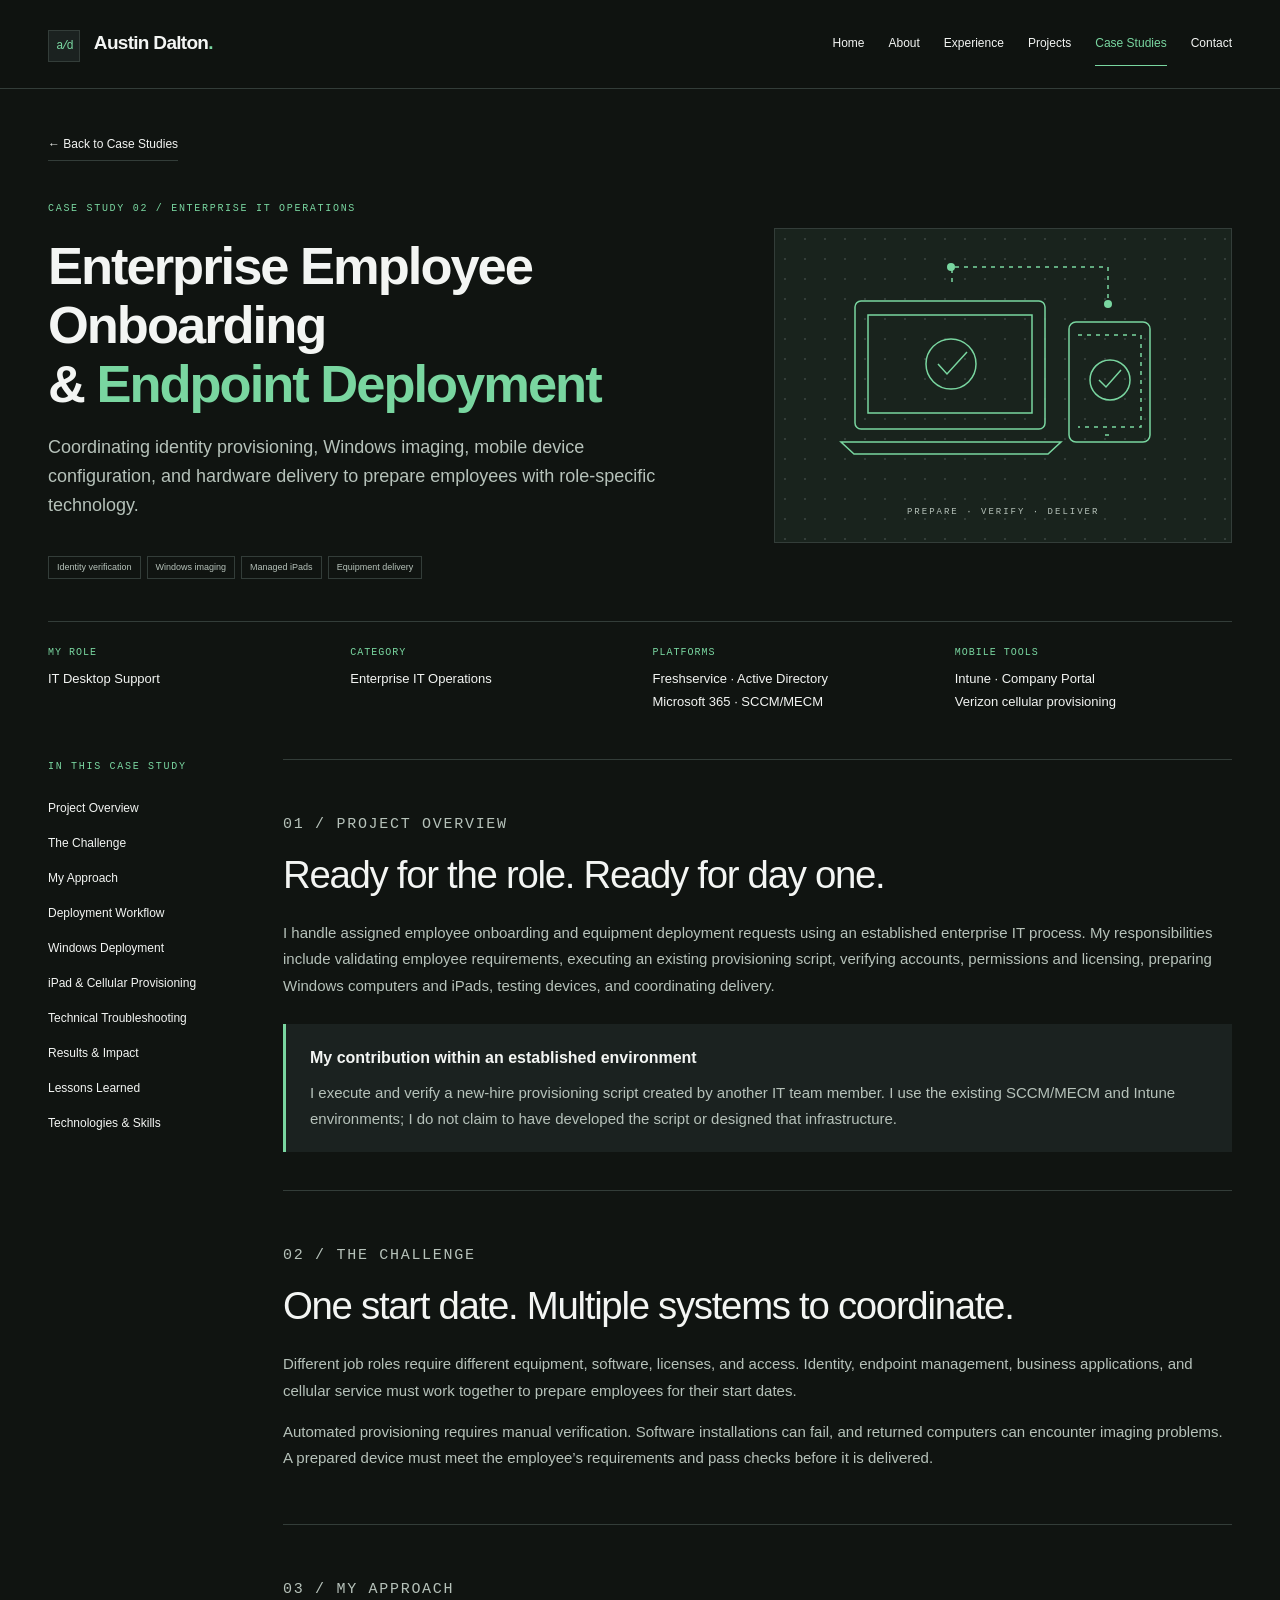
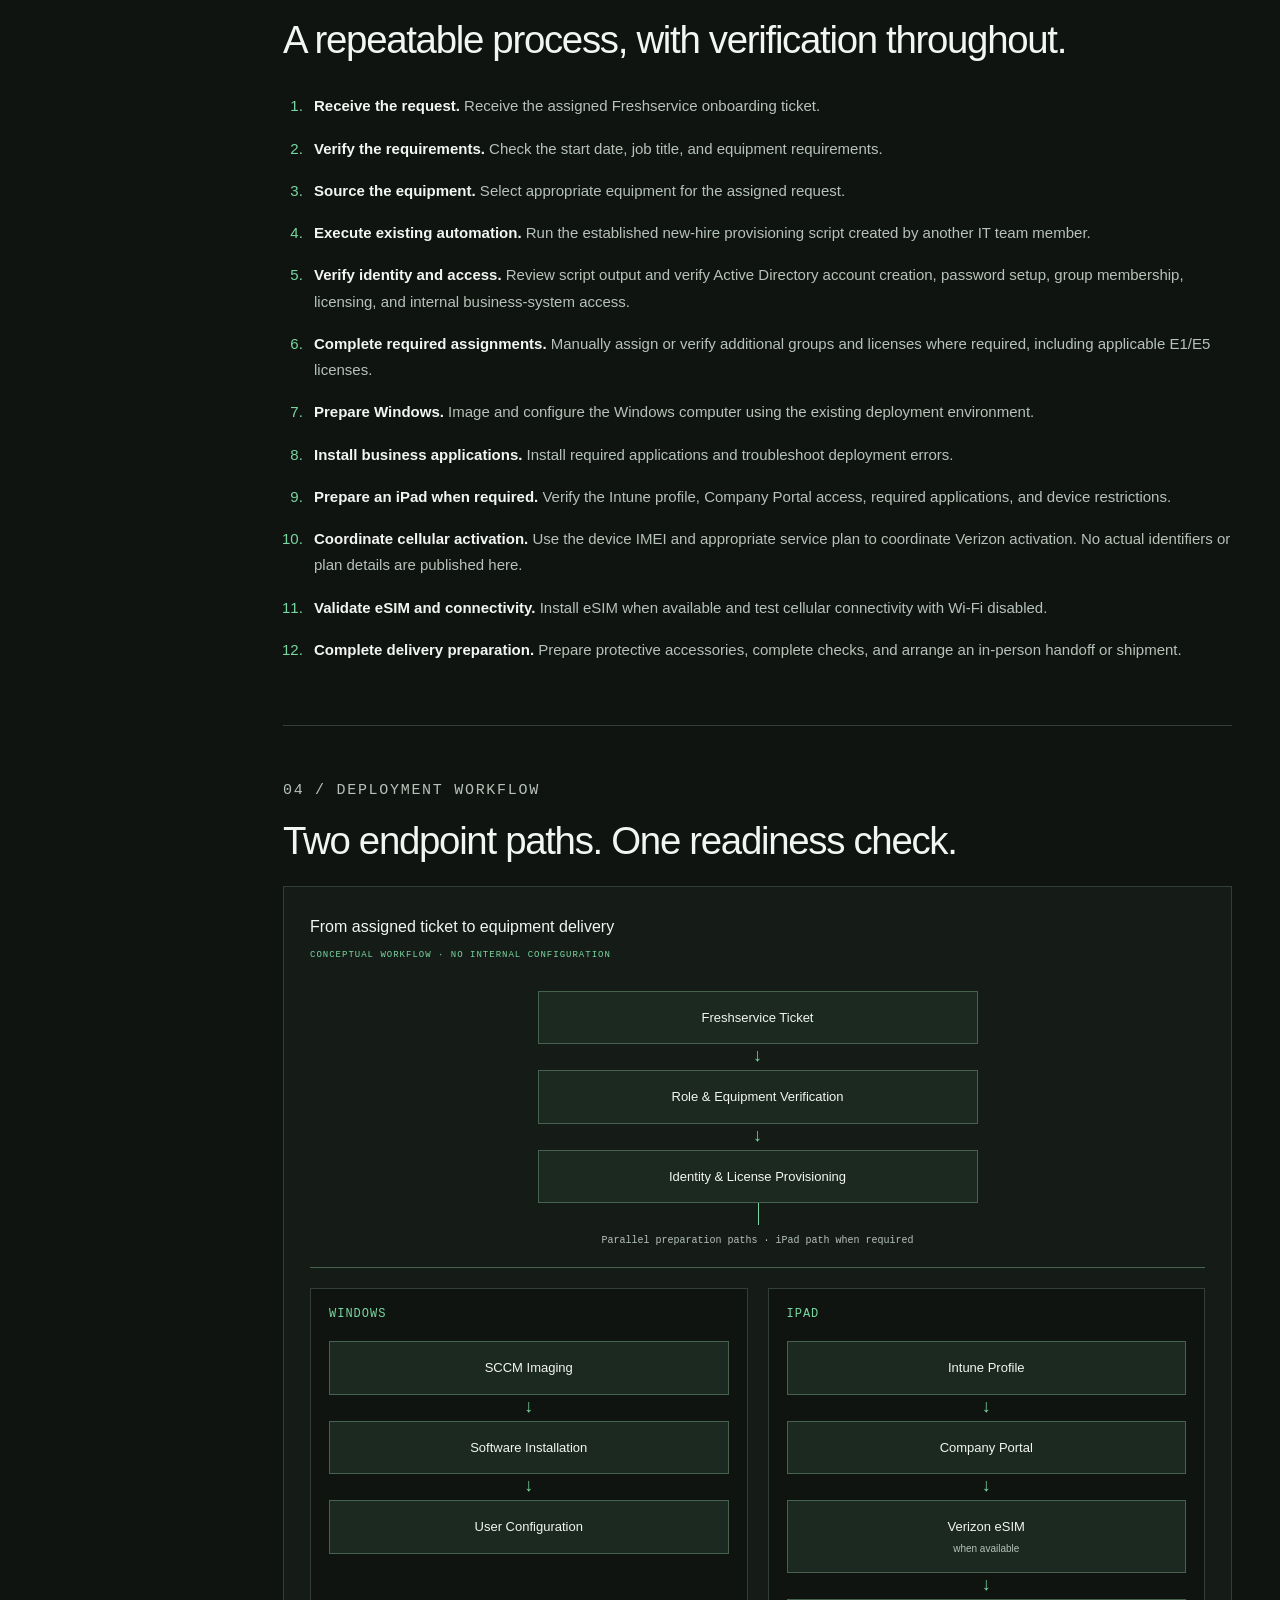
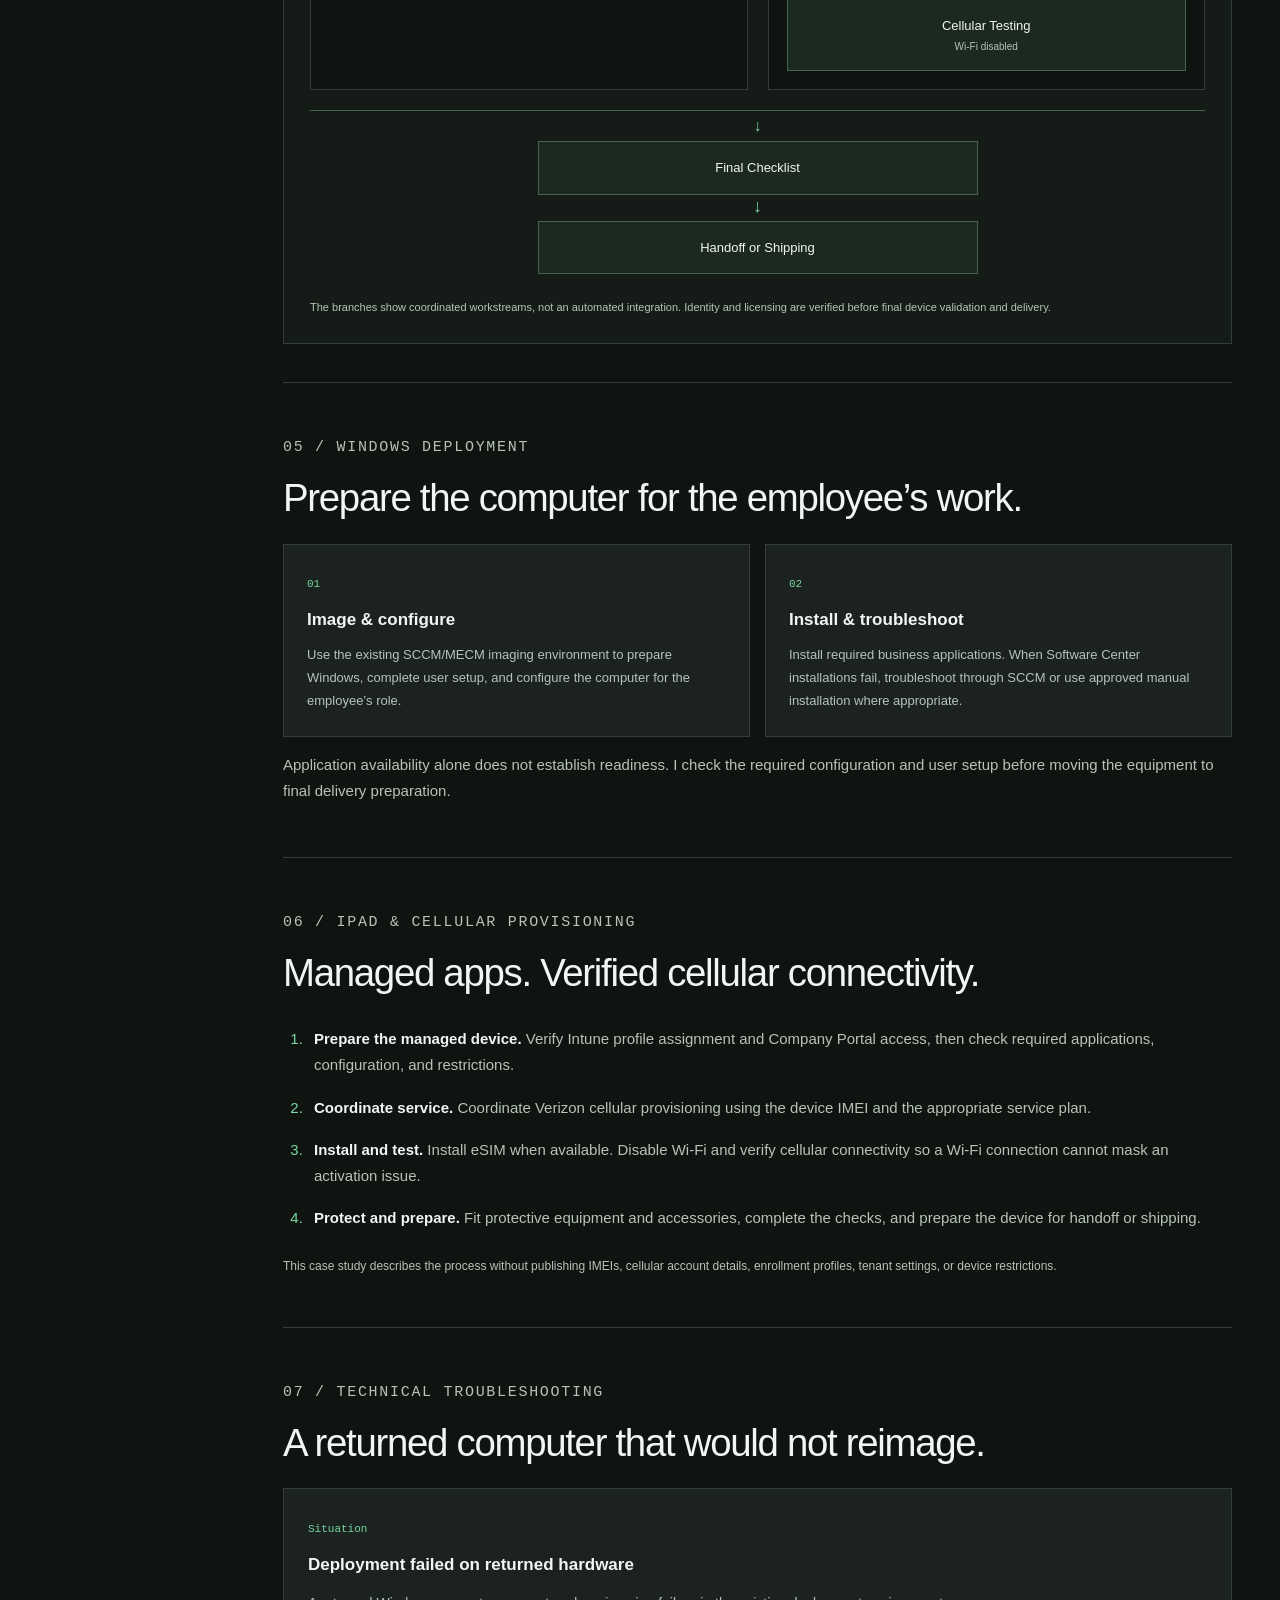
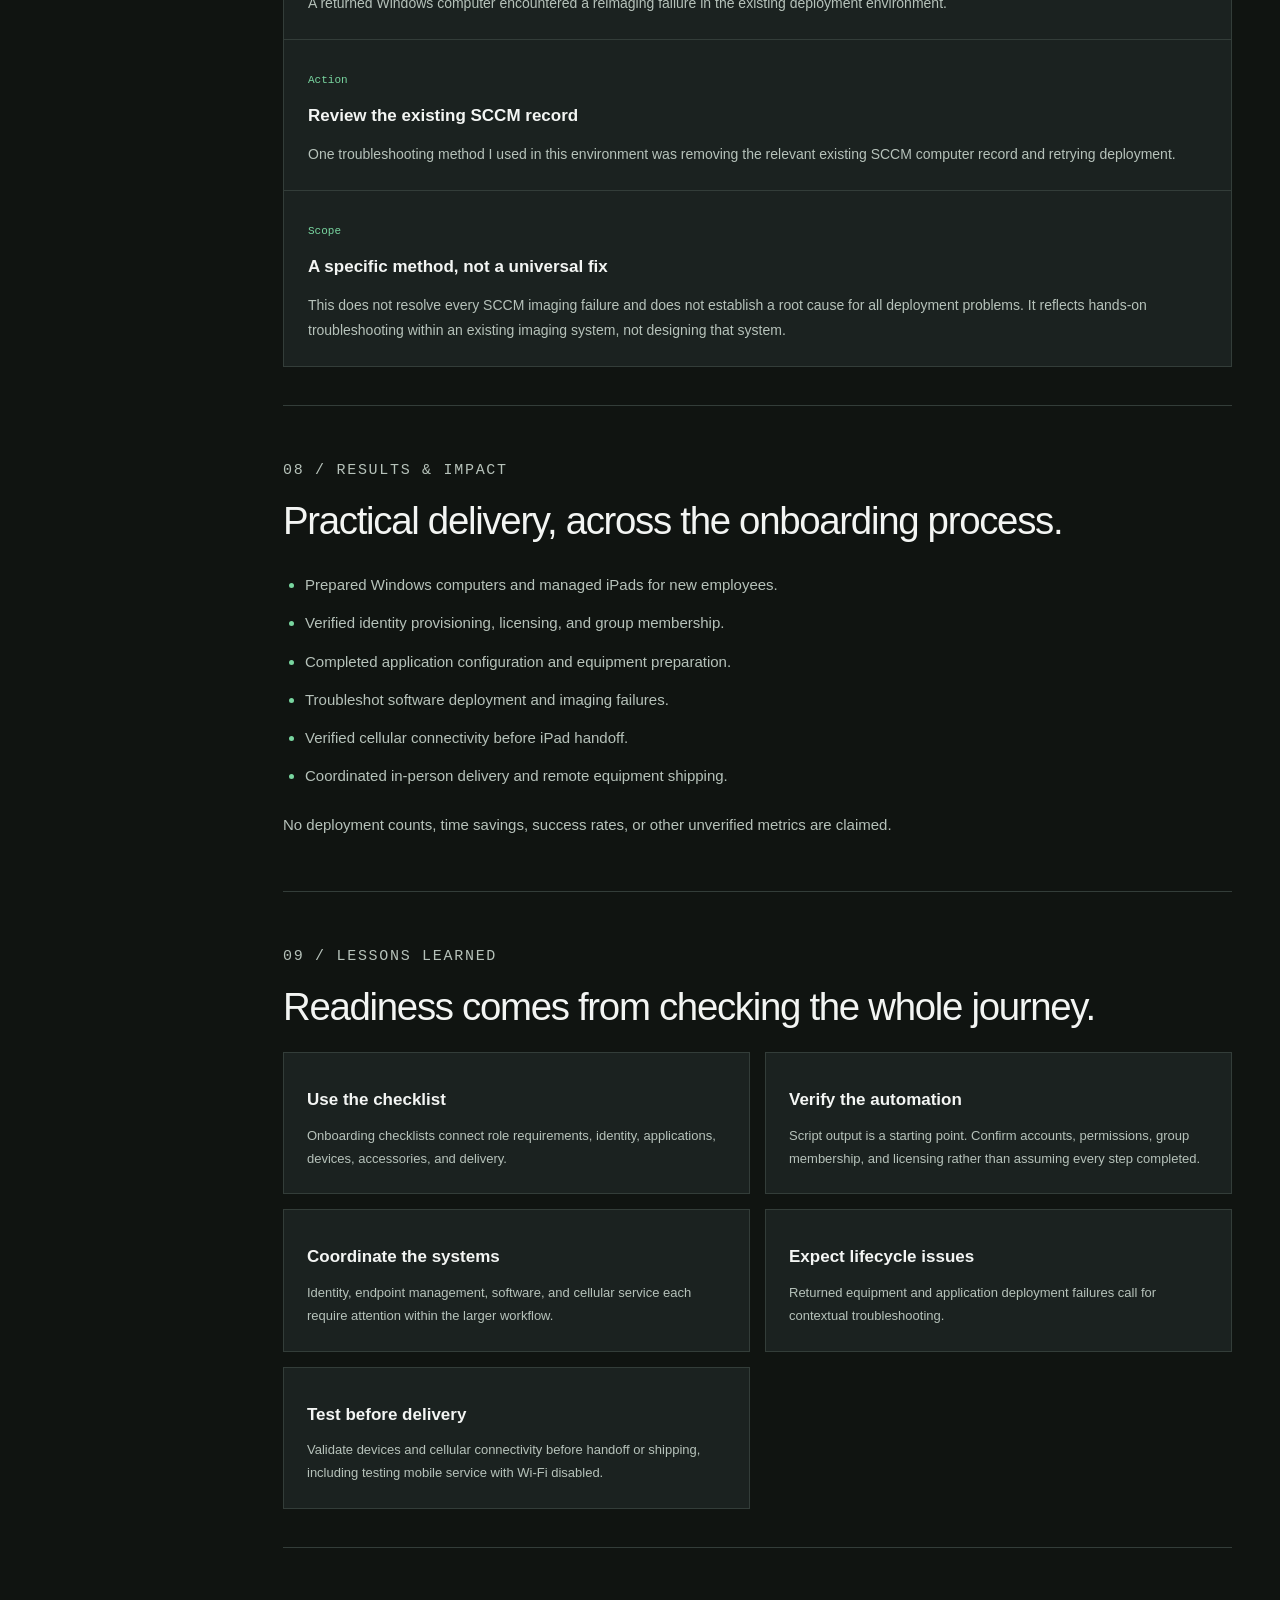
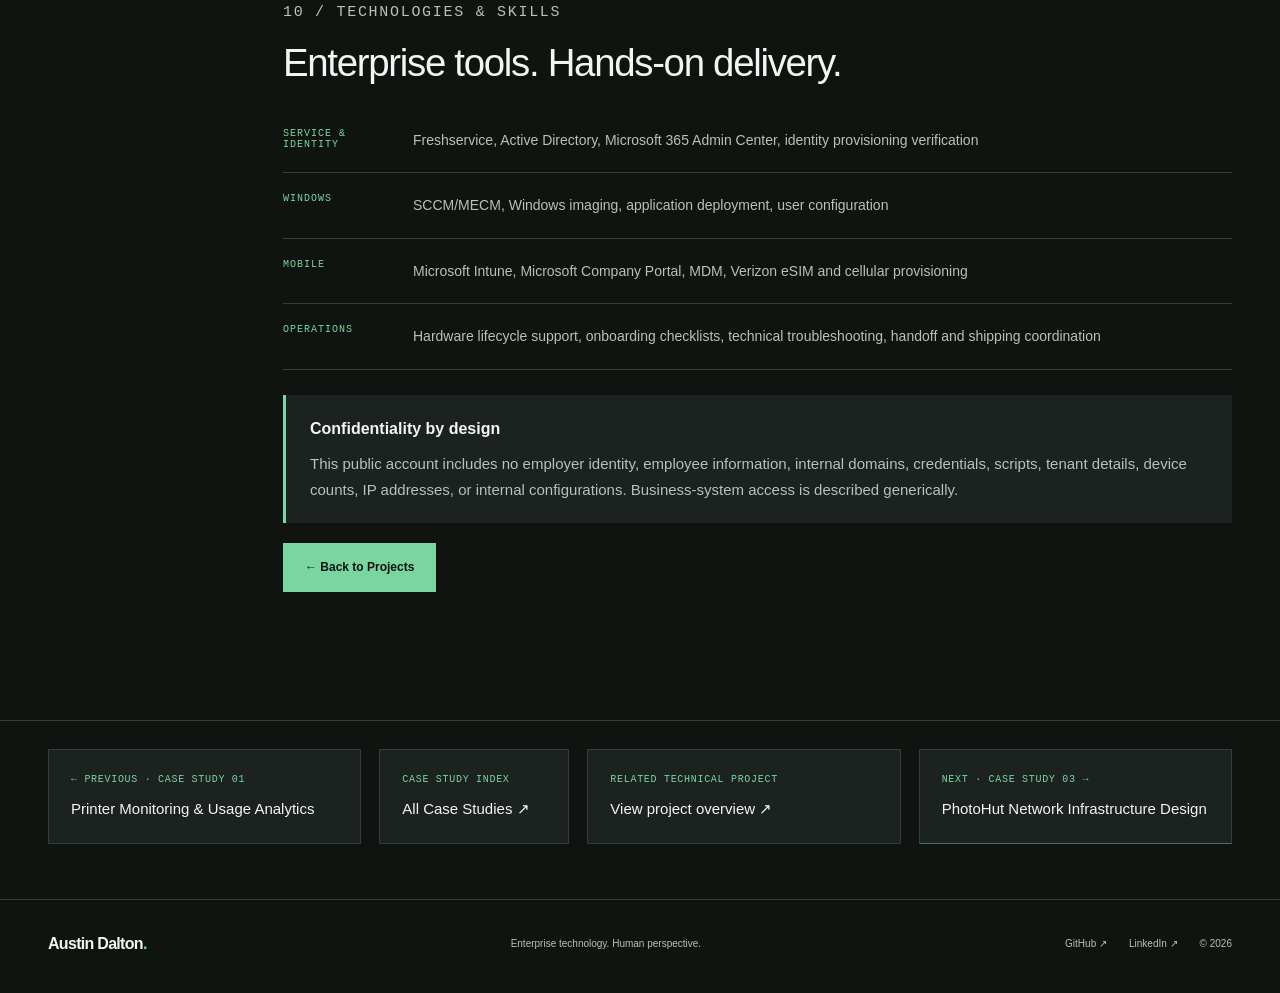
<file: employee-onboarding-case-study.html>
<!doctype html>
<html lang="en">
<head>
<meta charset="utf-8">
<meta name="viewport" content="width=device-width,initial-scale=1">
<meta name="description" content="Case Study 02: enterprise employee onboarding, identity verification, Windows imaging, managed iPad preparation, and equipment delivery.">
<meta name="theme-color" content="#101411">
<title>Enterprise Employee Onboarding &amp; Endpoint Deployment | Austin Dalton</title>
<link rel="stylesheet" href="redesign.css">
<link rel="stylesheet" href="printer-case-study.css"><link rel="stylesheet" href="onboarding-case-study.css">
<script src="main.js" defer>
</script>
<link rel="stylesheet" href="case-study-navigation.css">
<link rel="stylesheet" href="navigation.css">
</head>
<body class="printer-study onboarding-study"><a class="skip" href="#main">Skip to content</a>
<header class="site-header">
<div class="wrap header-inner"><a class="wordmark" href="index.html"><span class="brand-icon">a/d</span> Austin Dalton<span class="dot">.</span></a>
<nav aria-label="Main navigation"><a href="index.html">Home</a><a href="aboutme.html">About</a><a href="aboutme.html#experience-heading">Experience</a><a href="projects.html">Projects</a><a href="case-studies.html">Case Studies</a><a href="contact.html">Contact</a></nav>
</div>
</header>
<main id="main">
<section class="wrap printer-hero"><a class="text-link" href="case-studies.html">← Back to Case Studies</a>
<div class="printer-hero-grid">
<div>
<p class="section-kicker">Case Study 02 / Enterprise IT Operations</p>
<h1>Enterprise Employee Onboarding<br>&amp; <em>Endpoint Deployment</em>
</h1>
<p class="printer-subtitle">Coordinating identity provisioning, Windows imaging, mobile device configuration, and hardware delivery to prepare employees with role-specific technology.</p>
<div class="tags"><span>Identity verification</span><span>Windows imaging</span><span>Managed iPads</span><span>Equipment delivery</span>
</div>
</div>
<div class="printer-art endpoint-art"><svg viewBox="0 0 360 260" role="img" aria-labelledby="endpoint-title"><title id="endpoint-title">Concept illustration of Windows and mobile endpoints moving through verification to delivery</title><g fill="none" stroke="currentColor" stroke-width="1.5"><rect x="32" y="54" width="190" height="128" rx="6"/><path d="M45 68H209V166H45ZM18 195H238L225 207H31Z"/><rect x="246" y="75" width="81" height="120" rx="7"/><path d="M255 88H318V180H255M282 188H291M129 35V20H285V57" stroke-dasharray="4 5"/><circle cx="128" cy="117" r="25"/><path d="m115 117 9 10 20-22"/><circle cx="287" cy="133" r="20"/><path d="m276 133 7 7 15-17"/></g><g fill="currentColor"><circle cx="128" cy="20" r="4"/><circle cx="285" cy="57" r="4"/></g></svg><span>PREPARE · VERIFY · DELIVER</span>
</div>
</div>
<dl class="printer-meta">
<div>
<dt>My role</dt>
<dd>IT Desktop Support</dd>
</div>
<div>
<dt>Category</dt>
<dd>Enterprise IT Operations</dd>
</div>
<div>
<dt>Platforms</dt>
<dd>Freshservice · Active Directory<br>Microsoft 365 · SCCM/MECM</dd>
</div>
<div>
<dt>Mobile tools</dt>
<dd>Intune · Company Portal<br>Verizon cellular provisioning</dd>
</div>
</dl>
</section>
<div class="wrap printer-layout">
<aside class="printer-toc">
<nav aria-label="Case study sections"><span class="section-kicker">In this case study</span><a href="#overview">Project Overview</a><a href="#challenge">The Challenge</a><a href="#approach">My Approach</a><a href="#workflow">Deployment Workflow</a><a href="#windows">Windows Deployment</a><a href="#ipad">iPad & Cellular Provisioning</a><a href="#troubleshooting">Technical Troubleshooting</a><a href="#results">Results & Impact</a><a href="#lessons">Lessons Learned</a><a href="#technologies">Technologies & Skills</a>
</nav>
</aside>
<div class="printer-content">
<section class="printer-section" id="overview">
<p class="section-kicker">01 / Project Overview</p>
<h2>Ready for the role. Ready for day one.</h2>
<p>I handle assigned employee onboarding and equipment deployment requests using an established enterprise IT process. My responsibilities include validating employee requirements, executing an existing provisioning script, verifying accounts, permissions and licensing, preparing Windows computers and iPads, testing devices, and coordinating delivery.</p>
<div class="scope-note"><strong>My contribution within an established environment</strong>
<p>I execute and verify a new-hire provisioning script created by another IT team member. I use the existing SCCM/MECM and Intune environments; I do not claim to have developed the script or designed that infrastructure.</p>
</div>
</section>
<section class="printer-section" id="challenge">
<p class="section-kicker">02 / The Challenge</p>
<h2>One start date. Multiple systems to coordinate.</h2>
<p>Different job roles require different equipment, software, licenses, and access. Identity, endpoint management, business applications, and cellular service must work together to prepare employees for their start dates.</p>
<p>Automated provisioning requires manual verification. Software installations can fail, and returned computers can encounter imaging problems. A prepared device must meet the employee’s requirements and pass checks before it is delivered.</p>
</section>
<section class="printer-section" id="approach">
<p class="section-kicker">03 / My Approach</p>
<h2>A repeatable process, with verification throughout.</h2>
<ol class="approach-list">
<li><strong>Receive the request.</strong> Receive the assigned Freshservice onboarding ticket.</li>
<li><strong>Verify the requirements.</strong> Check the start date, job title, and equipment requirements.</li>
<li><strong>Source the equipment.</strong> Select appropriate equipment for the assigned request.</li>
<li><strong>Execute existing automation.</strong> Run the established new-hire provisioning script created by another IT team member.</li>
<li><strong>Verify identity and access.</strong> Review script output and verify Active Directory account creation, password setup, group membership, licensing, and internal business-system access.</li>
<li><strong>Complete required assignments.</strong> Manually assign or verify additional groups and licenses where required, including applicable E1/E5 licenses.</li>
<li><strong>Prepare Windows.</strong> Image and configure the Windows computer using the existing deployment environment.</li>
<li><strong>Install business applications.</strong> Install required applications and troubleshoot deployment errors.</li>
<li><strong>Prepare an iPad when required.</strong> Verify the Intune profile, Company Portal access, required applications, and device restrictions.</li>
<li><strong>Coordinate cellular activation.</strong> Use the device IMEI and appropriate service plan to coordinate Verizon activation. No actual identifiers or plan details are published here.</li>
<li><strong>Validate eSIM and connectivity.</strong> Install eSIM when available and test cellular connectivity with Wi-Fi disabled.</li>
<li><strong>Complete delivery preparation.</strong> Prepare protective accessories, complete checks, and arrange an in-person handoff or shipment.</li>
</ol>
</section>
<section class="printer-section" id="workflow">
<p class="section-kicker">04 / Deployment Workflow</p>
<h2>Two endpoint paths. One readiness check.</h2>
<figure class="deployment-diagram">
<figcaption><strong>From assigned ticket to equipment delivery</strong><span>CONCEPTUAL WORKFLOW · NO INTERNAL CONFIGURATION</span>
</figcaption>
<ol class="deployment-entry">
<li>Freshservice Ticket</li>
<li>Role &amp; Equipment Verification</li>
<li>Identity &amp; License Provisioning</li>
</ol>
<div class="branch-label">Parallel preparation paths · iPad path when required</div>
<div class="deployment-branches">
<section aria-labelledby="windows-path">
<h3 id="windows-path">Windows</h3>
<ol>
<li>SCCM Imaging</li>
<li>Software Installation</li>
<li>User Configuration</li>
</ol>
</section>
<section aria-labelledby="ipad-path">
<h3 id="ipad-path">iPad</h3>
<ol>
<li>Intune Profile</li>
<li>Company Portal</li>
<li>Verizon eSIM <span>when available</span>
</li>
<li>Cellular Testing <span>Wi-Fi disabled</span>
</li>
</ol>
</section>
</div>
<ol class="deployment-exit">
<li>Final Checklist</li>
<li>Handoff or Shipping</li>
</ol>
<p class="caption">The branches show coordinated workstreams, not an automated integration. Identity and licensing are verified before final device validation and delivery.</p>
</figure>
</section>
<section class="printer-section" id="windows">
<p class="section-kicker">05 / Windows Deployment</p>
<h2>Prepare the computer for the employee’s work.</h2>
<div class="implementation-grid">
<article><span class="step-number">01</span>
<h3>Image &amp; configure</h3>
<p>Use the existing SCCM/MECM imaging environment to prepare Windows, complete user setup, and configure the computer for the employee’s role.</p>
</article>
<article><span class="step-number">02</span>
<h3>Install &amp; troubleshoot</h3>
<p>Install required business applications. When Software Center installations fail, troubleshoot through SCCM or use approved manual installation where appropriate.</p>
</article>
</div>
<p>Application availability alone does not establish readiness. I check the required configuration and user setup before moving the equipment to final delivery preparation.</p>
</section>
<section class="printer-section" id="ipad">
<p class="section-kicker">06 / iPad & Cellular Provisioning</p>
<h2>Managed apps. Verified cellular connectivity.</h2>
<ol class="approach-list">
<li><strong>Prepare the managed device.</strong> Verify Intune profile assignment and Company Portal access, then check required applications, configuration, and restrictions.</li>
<li><strong>Coordinate service.</strong> Coordinate Verizon cellular provisioning using the device IMEI and the appropriate service plan.</li>
<li><strong>Install and test.</strong> Install eSIM when available. Disable Wi-Fi and verify cellular connectivity so a Wi-Fi connection cannot mask an activation issue.</li>
<li><strong>Protect and prepare.</strong> Fit protective equipment and accessories, complete the checks, and prepare the device for handoff or shipping.</li>
</ol>
<p class="caption">This case study describes the process without publishing IMEIs, cellular account details, enrollment profiles, tenant settings, or device restrictions.</p>
</section>
<section class="printer-section" id="troubleshooting">
<p class="section-kicker">07 / Technical Troubleshooting</p>
<h2>A returned computer that would not reimage.</h2>
<div class="troubleshooting-example">
<div><span class="step-number">Situation</span>
<h3>Deployment failed on returned hardware</h3>
<p>A returned Windows computer encountered a reimaging failure in the existing deployment environment.</p>
</div>
<div><span class="step-number">Action</span>
<h3>Review the existing SCCM record</h3>
<p>One troubleshooting method I used in this environment was removing the relevant existing SCCM computer record and retrying deployment.</p>
</div>
<div><span class="step-number">Scope</span>
<h3>A specific method, not a universal fix</h3>
<p>This does not resolve every SCCM imaging failure and does not establish a root cause for all deployment problems. It reflects hands-on troubleshooting within an existing imaging system, not designing that system.</p>
</div>
</div>
</section>
<section class="printer-section" id="results">
<p class="section-kicker">08 / Results & Impact</p>
<h2>Practical delivery, across the onboarding process.</h2>
<ul class="results-list">
<li>Prepared Windows computers and managed iPads for new employees.</li>
<li>Verified identity provisioning, licensing, and group membership.</li>
<li>Completed application configuration and equipment preparation.</li>
<li>Troubleshot software deployment and imaging failures.</li>
<li>Verified cellular connectivity before iPad handoff.</li>
<li>Coordinated in-person delivery and remote equipment shipping.</li>
</ul>
<p>No deployment counts, time savings, success rates, or other unverified metrics are claimed.</p>
</section>
<section class="printer-section" id="lessons">
<p class="section-kicker">09 / Lessons Learned</p>
<h2>Readiness comes from checking the whole journey.</h2>
<div class="lesson-grid">
<article>
<h3>Use the checklist</h3>
<p>Onboarding checklists connect role requirements, identity, applications, devices, accessories, and delivery.</p>
</article>
<article>
<h3>Verify the automation</h3>
<p>Script output is a starting point. Confirm accounts, permissions, group membership, and licensing rather than assuming every step completed.</p>
</article>
<article>
<h3>Coordinate the systems</h3>
<p>Identity, endpoint management, software, and cellular service each require attention within the larger workflow.</p>
</article>
<article>
<h3>Expect lifecycle issues</h3>
<p>Returned equipment and application deployment failures call for contextual troubleshooting.</p>
</article>
<article>
<h3>Test before delivery</h3>
<p>Validate devices and cellular connectivity before handoff or shipping, including testing mobile service with Wi-Fi disabled.</p>
</article>
</div>
</section>
<section class="printer-section" id="technologies">
<p class="section-kicker">10 / Technologies & Skills</p>
<h2>Enterprise tools. Hands-on delivery.</h2>
<dl class="skills-list">
<div>
<dt>Service &amp; identity</dt>
<dd>Freshservice, Active Directory, Microsoft 365 Admin Center, identity provisioning verification</dd>
</div>
<div>
<dt>Windows</dt>
<dd>SCCM/MECM, Windows imaging, application deployment, user configuration</dd>
</div>
<div>
<dt>Mobile</dt>
<dd>Microsoft Intune, Microsoft Company Portal, MDM, Verizon eSIM and cellular provisioning</dd>
</div>
<div>
<dt>Operations</dt>
<dd>Hardware lifecycle support, onboarding checklists, technical troubleshooting, handoff and shipping coordination</dd>
</div>
</dl>
<div class="scope-note"><strong>Confidentiality by design</strong>
<p>This public account includes no employer identity, employee information, internal domains, credentials, scripts, tenant details, device counts, IP addresses, or internal configurations. Business-system access is described generically.</p>
</div><a class="button primary" href="projects.html">← Back to Projects</a>
</section>
</div>
</div><nav class="wrap case-study-navigation" aria-label="Case study navigation"><a href="print-monitoring-case-study.html"><span>← Previous · Case Study 01</span><strong>Printer Monitoring &amp; Usage Analytics</strong></a><a class="case-index-link" href="case-studies.html"><span>Case study index</span><strong>All Case Studies ↗</strong></a><a href="projects.html#employee-onboarding-project"><span>Related technical project</span><strong>View project overview ↗</strong></a><a href="network-design-case-study.html"><span>Next · Case Study 03 →</span><strong>PhotoHut Network Infrastructure Design</strong></a></nav></main>
<footer class="wrap footer"><a class="wordmark" href="index.html">Austin Dalton<span class="dot">.</span></a><span>Enterprise technology. Human perspective.</span>
<div><a href="https://github.com/AustinDDev">GitHub ↗</a><a href="https://www.linkedin.com/in/austinbdalton/">LinkedIn ↗</a><span>© <span id="year">2026</span></span>
</div>
</footer>
</body>
</html>
</file>
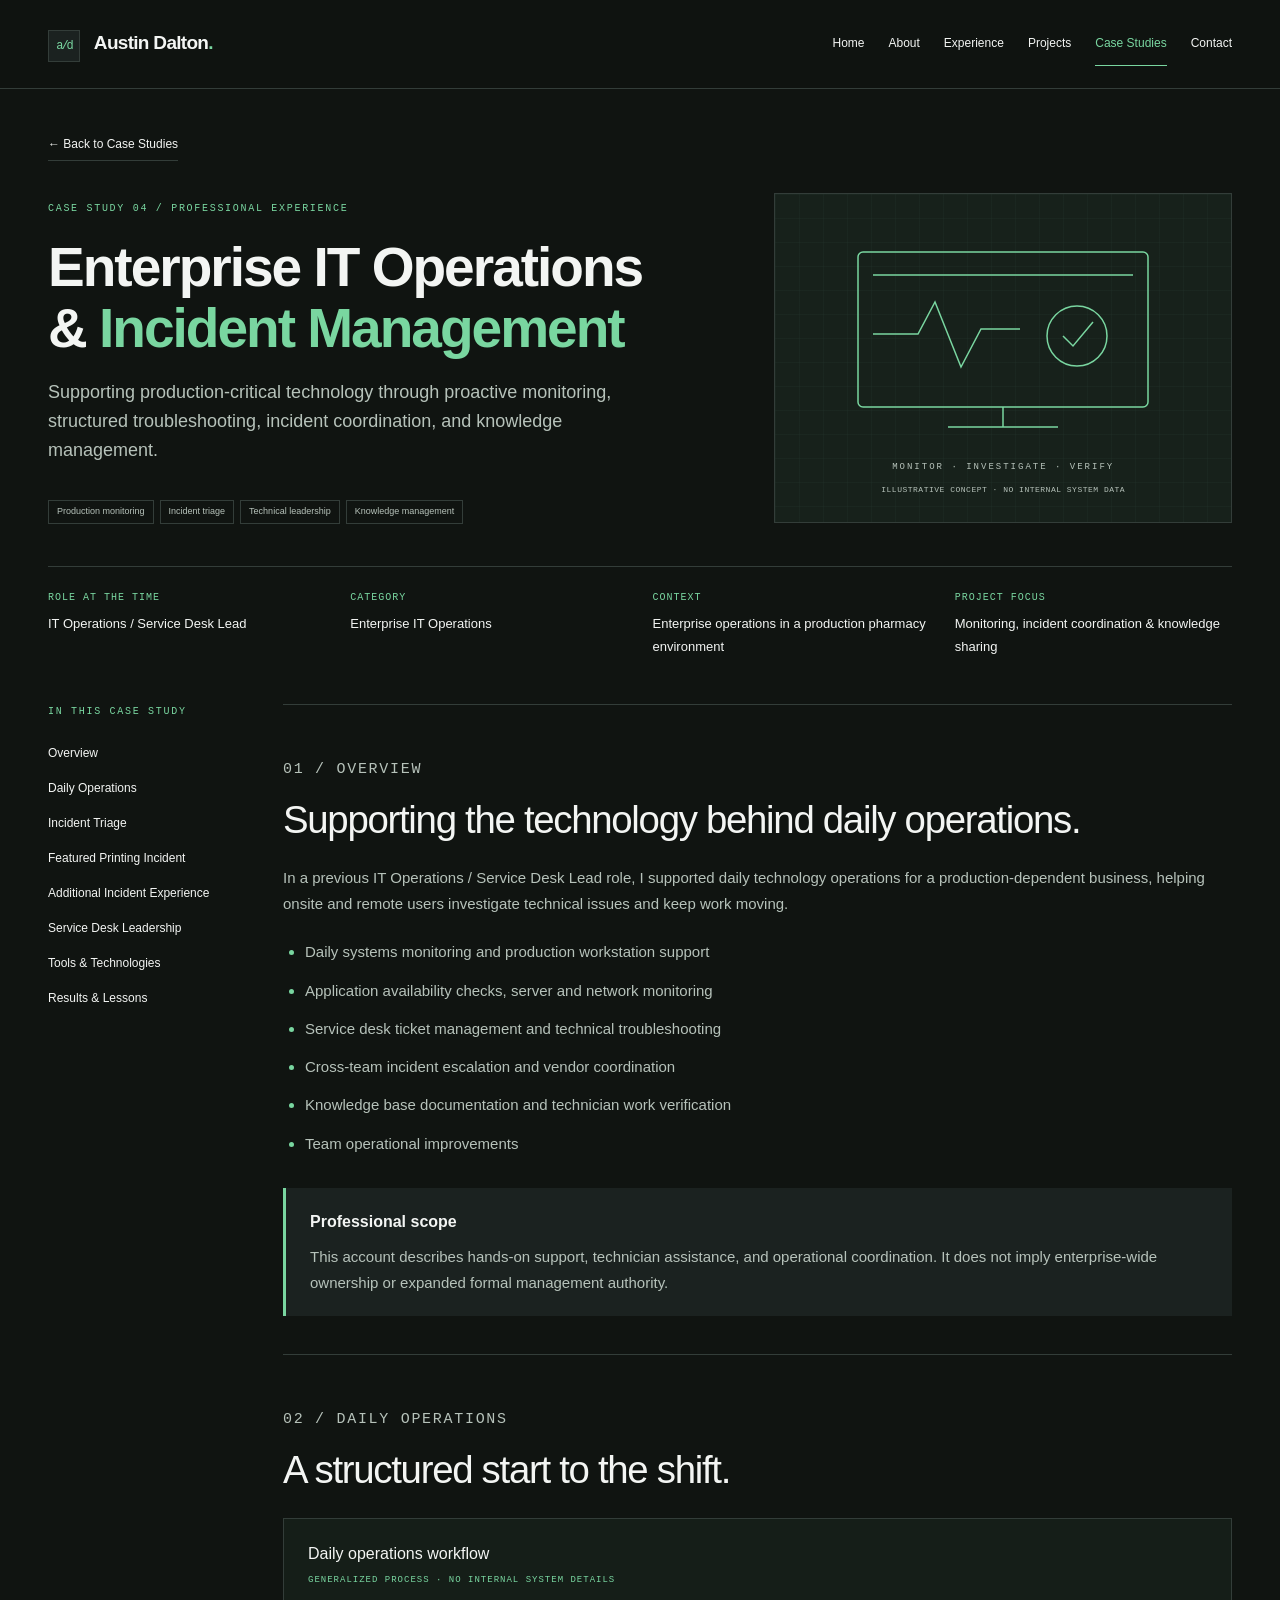
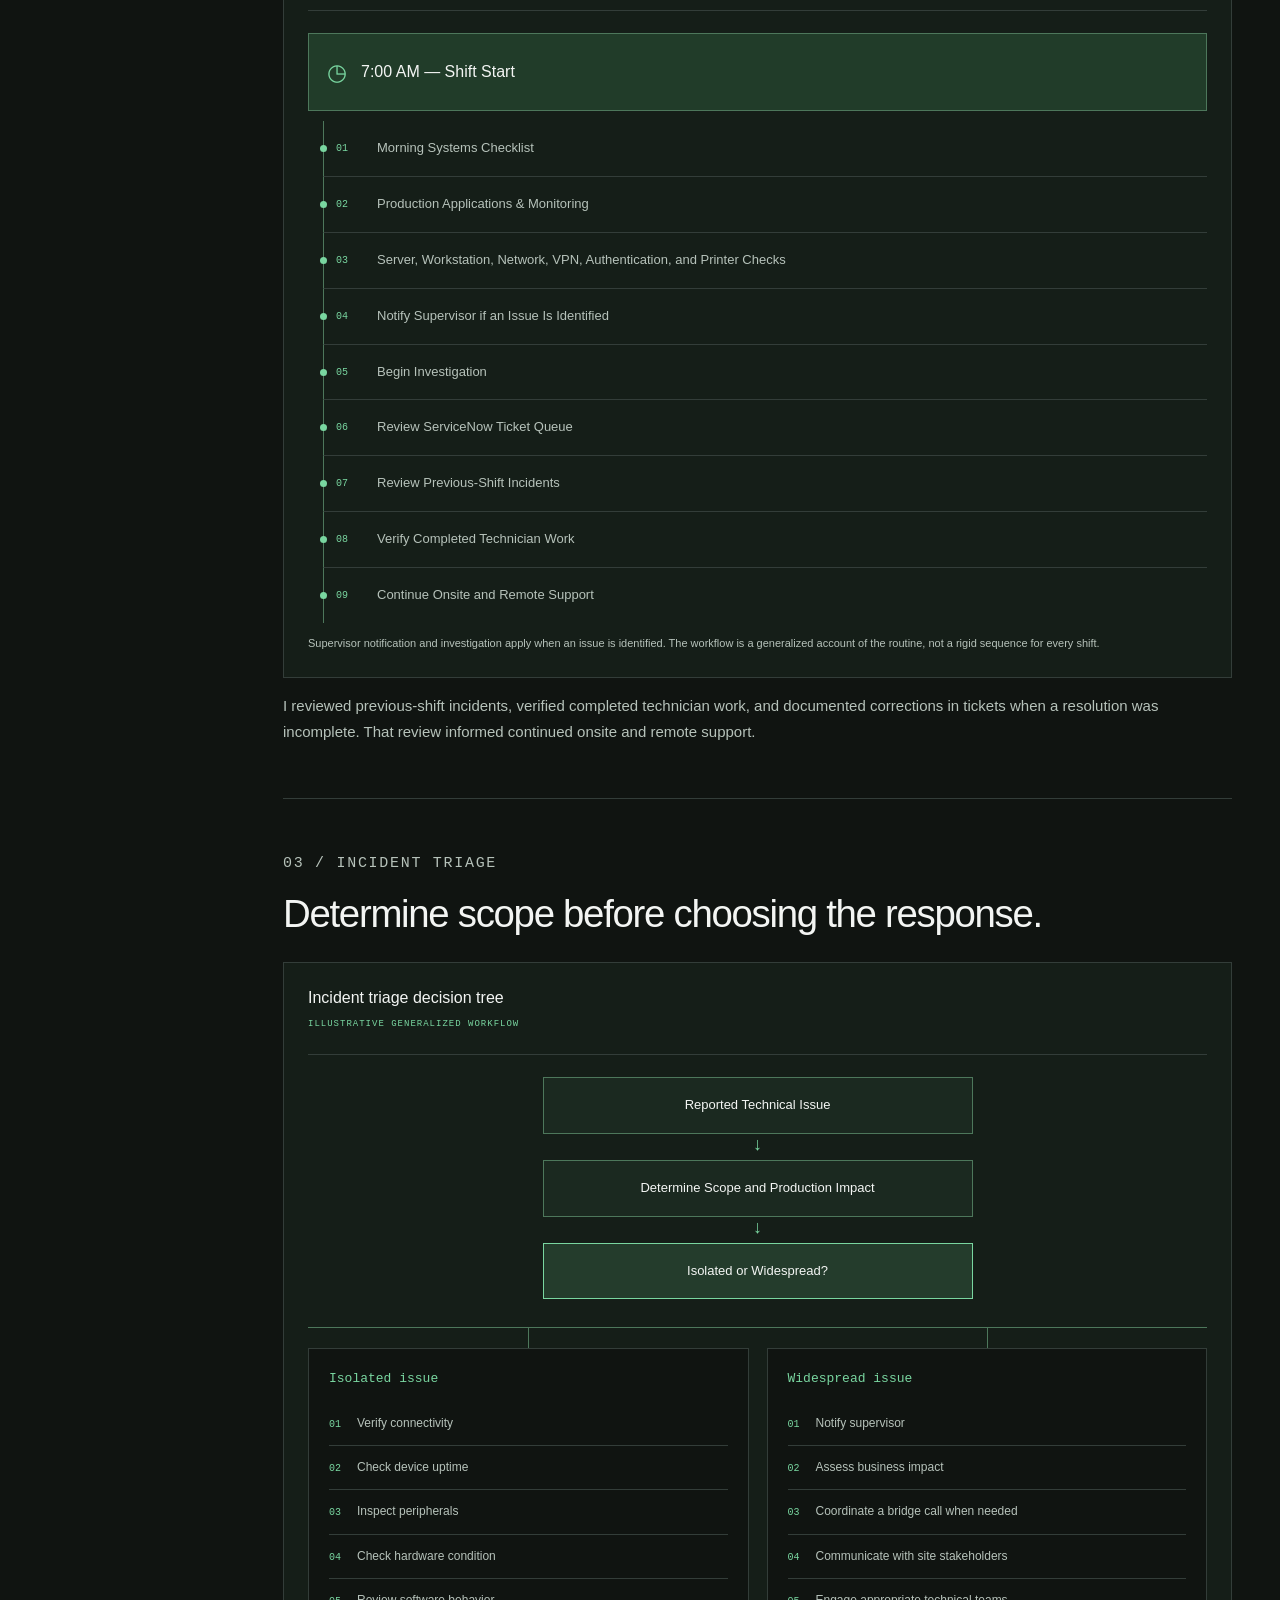
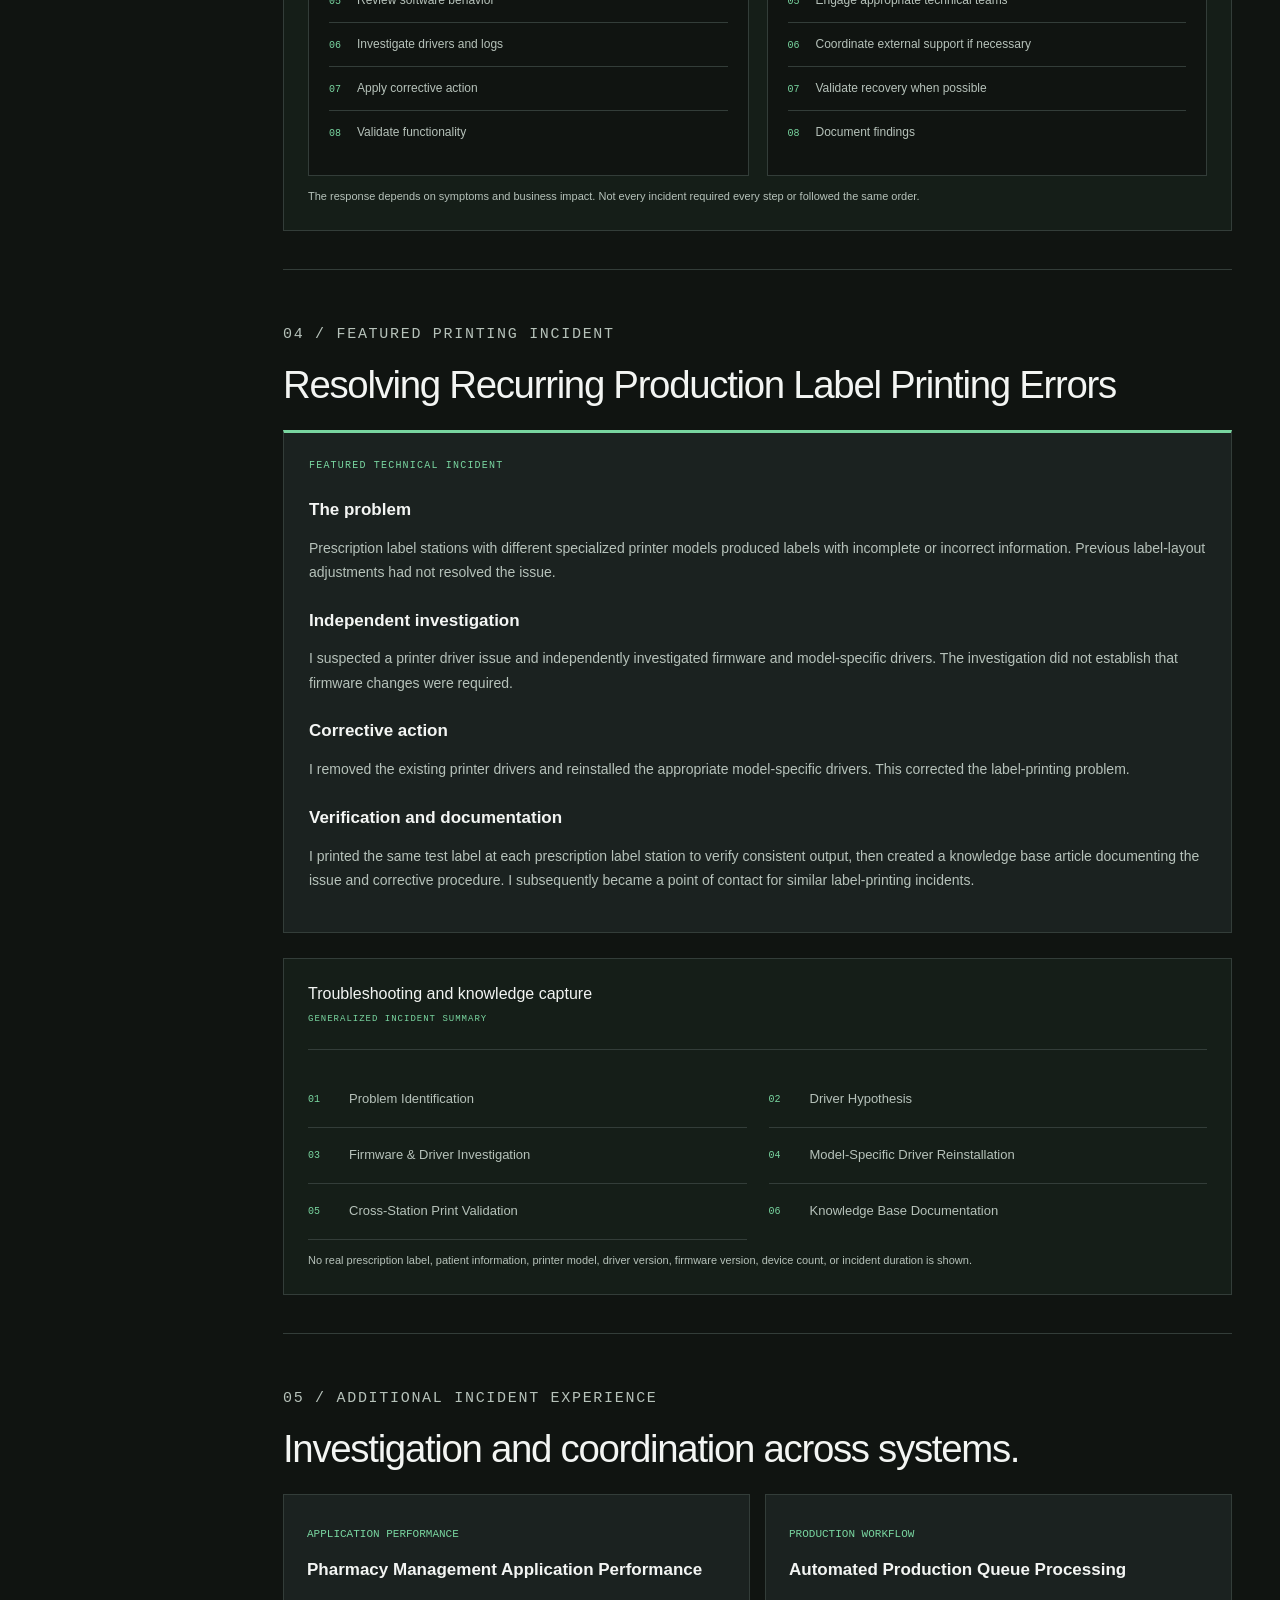
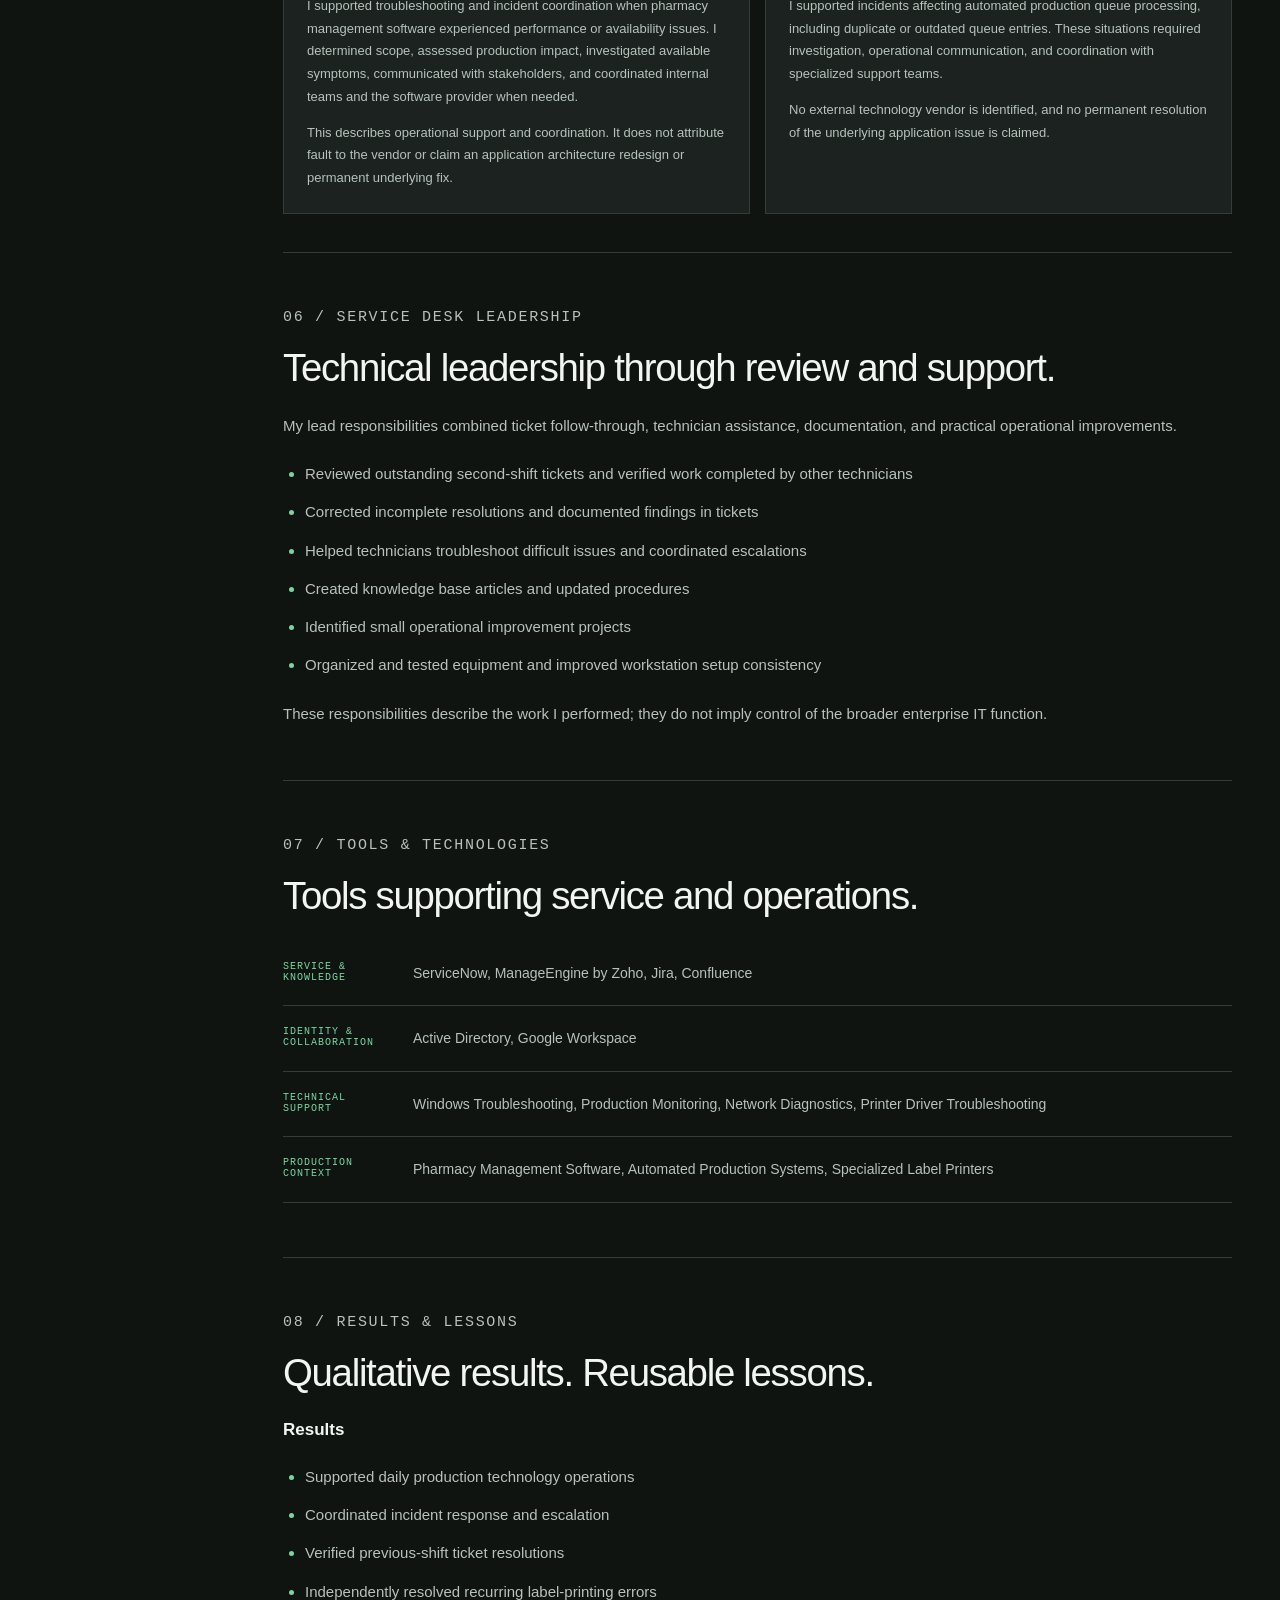
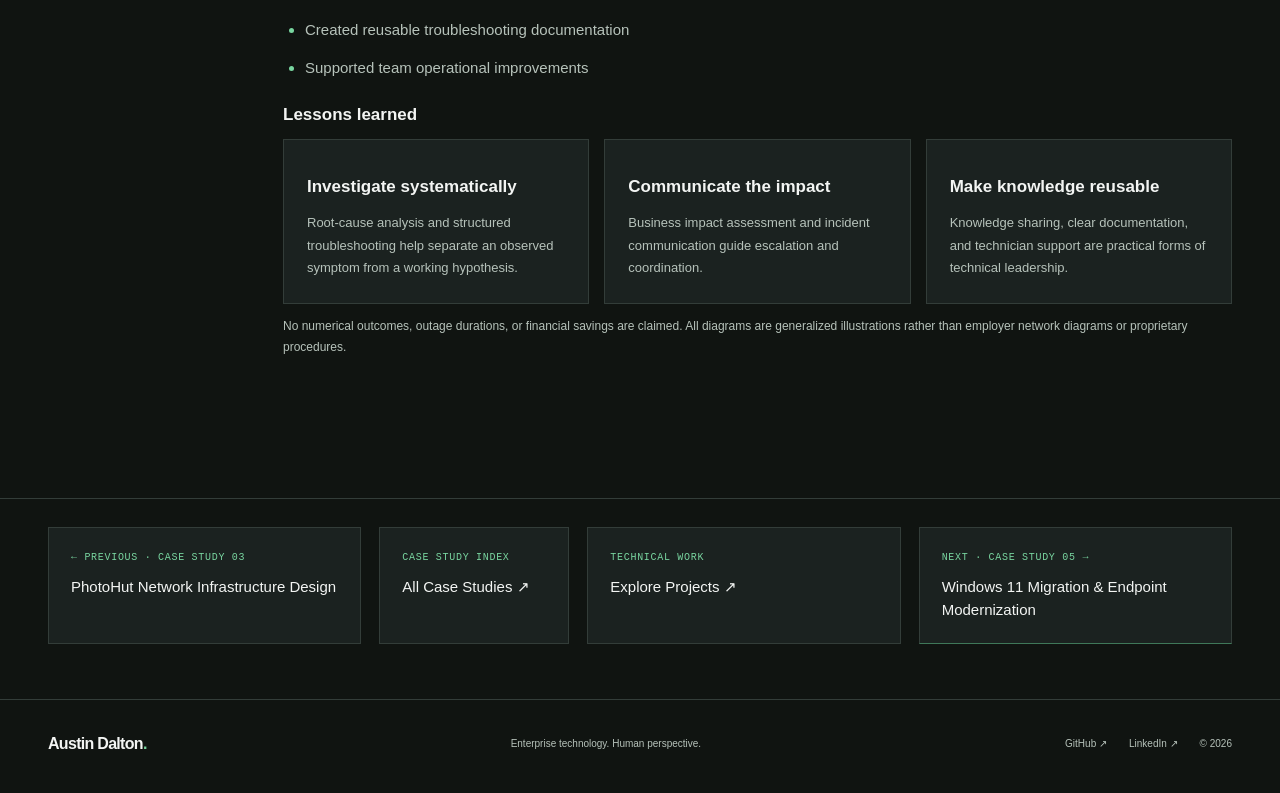
<file: it-operations-case-study.html>
<!doctype html>
<html lang="en">
<head>
<meta charset="utf-8">
<meta name="viewport" content="width=device-width,initial-scale=1">
<meta name="description" content="Professional case study on production monitoring, service desk leadership, incident coordination, label-printer troubleshooting, and knowledge management.">
<meta name="theme-color" content="#101411">
<title>Enterprise IT Operations &amp; Incident Management | Austin Dalton</title>
<link rel="stylesheet" href="redesign.css">
<link rel="stylesheet" href="printer-case-study.css"><link rel="stylesheet" href="enterprise-case-studies.css">
<script src="main.js" defer>
</script>
<link rel="stylesheet" href="case-study-navigation.css">
<link rel="stylesheet" href="navigation.css">
</head>
<body class="printer-study enterprise-study operations-study"><a class="skip" href="#main">Skip to content</a>
<header class="site-header">
<div class="wrap header-inner"><a class="wordmark" href="index.html"><span class="brand-icon">a/d</span> Austin Dalton<span class="dot">.</span></a>
<nav aria-label="Main navigation"><a href="index.html">Home</a><a href="aboutme.html">About</a><a href="aboutme.html#experience-heading">Experience</a><a href="projects.html">Projects</a><a href="case-studies.html">Case Studies</a><a href="contact.html">Contact</a></nav>
</div>
</header>
<main id="main">
<section class="wrap printer-hero"><a class="text-link" href="case-studies.html">← Back to Case Studies</a>
<div class="printer-hero-grid">
<div>
<p class="section-kicker">Case Study 04 / Professional Experience</p>
<h1>Enterprise IT Operations<br>&amp; <em>Incident Management</em>
</h1>
<p class="printer-subtitle">Supporting production-critical technology through proactive monitoring, structured troubleshooting, incident coordination, and knowledge management.</p>
<div class="tags"><span>Production monitoring</span><span>Incident triage</span><span>Technical leadership</span><span>Knowledge management</span>
</div>
</div>
<div class="printer-art enterprise-art"><svg viewBox="0 0 360 250" role="img" aria-labelledby="operations-art-title"><title id="operations-art-title">Illustrative operations monitoring screen and verification check, without real telemetry</title><g fill="none" stroke="currentColor" stroke-width="1.5"><rect x="35" y="40" width="290" height="155" rx="5"/><path d="M50 63H310M50 122H95L112 90L138 155L158 117H197M125 215H235M180 195V215"/><circle cx="254" cy="124" r="30"/><path d="m240 124 10 10 20-24"/></g></svg><span>MONITOR · INVESTIGATE · VERIFY</span><small>ILLUSTRATIVE CONCEPT · NO INTERNAL SYSTEM DATA</small>
</div>
</div>
<dl class="printer-meta">
<div>
<dt>Role at the time</dt>
<dd>IT Operations / Service Desk Lead</dd>
</div>
<div>
<dt>Category</dt>
<dd>Enterprise IT Operations</dd>
</div>
<div>
<dt>Context</dt>
<dd>Enterprise operations in a production pharmacy environment</dd>
</div>
<div>
<dt>Project focus</dt>
<dd>Monitoring, incident coordination &amp; knowledge sharing</dd>
</div>
</dl>
</section>
<div class="wrap printer-layout">
<aside class="printer-toc">
<nav aria-label="Case study sections"><span class="section-kicker">In this case study</span><a href="#overview">Overview</a><a href="#daily-operations">Daily Operations</a><a href="#incident-triage">Incident Triage</a><a href="#label-printing">Featured Printing Incident</a><a href="#additional-incidents">Additional Incident Experience</a><a href="#leadership">Service Desk Leadership</a><a href="#technologies">Tools & Technologies</a><a href="#results">Results & Lessons</a>
</nav>
</aside>
<div class="printer-content">
<section class="printer-section" id="overview">
<p class="section-kicker">01 / Overview</p>
<h2>Supporting the technology behind daily operations.</h2>
<p>In a previous IT Operations / Service Desk Lead role, I supported daily technology operations for a production-dependent business, helping onsite and remote users investigate technical issues and keep work moving.</p>
<ul class="results-list">
<li>Daily systems monitoring and production workstation support</li>
<li>Application availability checks, server and network monitoring</li>
<li>Service desk ticket management and technical troubleshooting</li>
<li>Cross-team incident escalation and vendor coordination</li>
<li>Knowledge base documentation and technician work verification</li>
<li>Team operational improvements</li>
</ul>
<div class="scope-note"><strong>Professional scope</strong>
<p>This account describes hands-on support, technician assistance, and operational coordination. It does not imply enterprise-wide ownership or expanded formal management authority.</p>
</div>
</section>
<section class="printer-section" id="daily-operations">
<p class="section-kicker">02 / Daily Operations</p>
<h2>A structured start to the shift.</h2>
<figure class="workflow-panel">
<figcaption><strong>Daily operations workflow</strong><span>GENERALIZED PROCESS · NO INTERNAL SYSTEM DETAILS</span>
</figcaption>
<div class="shift-start"><span aria-hidden="true">◷</span><strong>7:00 AM — Shift Start</strong>
</div>
<ol class="enterprise-steps daily-steps">
<li><span class="step-number" aria-hidden="true">01</span><span>Morning Systems Checklist</span>
</li>
<li><span class="step-number" aria-hidden="true">02</span><span>Production Applications &amp; Monitoring</span>
</li>
<li><span class="step-number" aria-hidden="true">03</span><span>Server, Workstation, Network, VPN, Authentication, and Printer Checks</span>
</li>
<li><span class="step-number" aria-hidden="true">04</span><span>Notify Supervisor if an Issue Is Identified</span>
</li>
<li><span class="step-number" aria-hidden="true">05</span><span>Begin Investigation</span>
</li>
<li><span class="step-number" aria-hidden="true">06</span><span>Review ServiceNow Ticket Queue</span>
</li>
<li><span class="step-number" aria-hidden="true">07</span><span>Review Previous-Shift Incidents</span>
</li>
<li><span class="step-number" aria-hidden="true">08</span><span>Verify Completed Technician Work</span>
</li>
<li><span class="step-number" aria-hidden="true">09</span><span>Continue Onsite and Remote Support</span>
</li>
</ol>
<p class="caption">Supervisor notification and investigation apply when an issue is identified. The workflow is a generalized account of the routine, not a rigid sequence for every shift.</p>
</figure>
<p>I reviewed previous-shift incidents, verified completed technician work, and documented corrections in tickets when a resolution was incomplete. That review informed continued onsite and remote support.</p>
</section>
<section class="printer-section" id="incident-triage">
<p class="section-kicker">03 / Incident Triage</p>
<h2>Determine scope before choosing the response.</h2>
<figure class="workflow-panel triage-tree">
<figcaption><strong>Incident triage decision tree</strong><span>ILLUSTRATIVE GENERALIZED WORKFLOW</span>
</figcaption>
<div class="triage-entry"><span>Reported Technical Issue</span><span>Determine Scope and Production Impact</span><strong>Isolated or Widespread?</strong>
</div>
<div class="triage-branches">
<section aria-labelledby="isolated-heading">
<h3 id="isolated-heading">Isolated issue</h3>
<ol class="enterprise-steps">
<li><span class="step-number" aria-hidden="true">01</span><span>Verify connectivity</span>
</li>
<li><span class="step-number" aria-hidden="true">02</span><span>Check device uptime</span>
</li>
<li><span class="step-number" aria-hidden="true">03</span><span>Inspect peripherals</span>
</li>
<li><span class="step-number" aria-hidden="true">04</span><span>Check hardware condition</span>
</li>
<li><span class="step-number" aria-hidden="true">05</span><span>Review software behavior</span>
</li>
<li><span class="step-number" aria-hidden="true">06</span><span>Investigate drivers and logs</span>
</li>
<li><span class="step-number" aria-hidden="true">07</span><span>Apply corrective action</span>
</li>
<li><span class="step-number" aria-hidden="true">08</span><span>Validate functionality</span>
</li>
</ol>
</section>
<section aria-labelledby="widespread-heading">
<h3 id="widespread-heading">Widespread issue</h3>
<ol class="enterprise-steps">
<li><span class="step-number" aria-hidden="true">01</span><span>Notify supervisor</span>
</li>
<li><span class="step-number" aria-hidden="true">02</span><span>Assess business impact</span>
</li>
<li><span class="step-number" aria-hidden="true">03</span><span>Coordinate a bridge call when needed</span>
</li>
<li><span class="step-number" aria-hidden="true">04</span><span>Communicate with site stakeholders</span>
</li>
<li><span class="step-number" aria-hidden="true">05</span><span>Engage appropriate technical teams</span>
</li>
<li><span class="step-number" aria-hidden="true">06</span><span>Coordinate external support if necessary</span>
</li>
<li><span class="step-number" aria-hidden="true">07</span><span>Validate recovery when possible</span>
</li>
<li><span class="step-number" aria-hidden="true">08</span><span>Document findings</span>
</li>
</ol>
</section>
</div>
<p class="caption">The response depends on symptoms and business impact. Not every incident required every step or followed the same order.</p>
</figure>
</section>
<section class="printer-section" id="label-printing">
<p class="section-kicker">04 / Featured Printing Incident</p>
<h2>Resolving Recurring Production Label Printing Errors</h2>
<div class="featured-incident">
<p class="incident-label">FEATURED TECHNICAL INCIDENT</p>
<h3>The problem</h3>
<p>Prescription label stations with different specialized printer models produced labels with incomplete or incorrect information. Previous label-layout adjustments had not resolved the issue.</p>
<h3>Independent investigation</h3>
<p>I suspected a printer driver issue and independently investigated firmware and model-specific drivers. The investigation did not establish that firmware changes were required.</p>
<h3>Corrective action</h3>
<p>I removed the existing printer drivers and reinstalled the appropriate model-specific drivers. This corrected the label-printing problem.</p>
<h3>Verification and documentation</h3>
<p>I printed the same test label at each prescription label station to verify consistent output, then created a knowledge base article documenting the issue and corrective procedure. I subsequently became a point of contact for similar label-printing incidents.</p>
</div>
<figure class="workflow-panel">
<figcaption><strong>Troubleshooting and knowledge capture</strong><span>GENERALIZED INCIDENT SUMMARY</span>
</figcaption>
<ol class="enterprise-steps label-timeline">
<li><span class="step-number" aria-hidden="true">01</span><span>Problem Identification</span>
</li>
<li><span class="step-number" aria-hidden="true">02</span><span>Driver Hypothesis</span>
</li>
<li><span class="step-number" aria-hidden="true">03</span><span>Firmware &amp; Driver Investigation</span>
</li>
<li><span class="step-number" aria-hidden="true">04</span><span>Model-Specific Driver Reinstallation</span>
</li>
<li><span class="step-number" aria-hidden="true">05</span><span>Cross-Station Print Validation</span>
</li>
<li><span class="step-number" aria-hidden="true">06</span><span>Knowledge Base Documentation</span>
</li>
</ol>
<p class="caption">No real prescription label, patient information, printer model, driver version, firmware version, device count, or incident duration is shown.</p>
</figure>
</section>
<section class="printer-section" id="additional-incidents">
<p class="section-kicker">05 / Additional Incident Experience</p>
<h2>Investigation and coordination across systems.</h2>
<div class="implementation-grid">
<article><span class="step-number">APPLICATION PERFORMANCE</span>
<h3>Pharmacy Management Application Performance</h3>
<p>I supported troubleshooting and incident coordination when pharmacy management software experienced performance or availability issues. I determined scope, assessed production impact, investigated available symptoms, communicated with stakeholders, and coordinated internal teams and the software provider when needed.</p>
<p>This describes operational support and coordination. It does not attribute fault to the vendor or claim an application architecture redesign or permanent underlying fix.</p>
</article>
<article><span class="step-number">PRODUCTION WORKFLOW</span>
<h3>Automated Production Queue Processing</h3>
<p>I supported incidents affecting automated production queue processing, including duplicate or outdated queue entries. These situations required investigation, operational communication, and coordination with specialized support teams.</p>
<p>No external technology vendor is identified, and no permanent resolution of the underlying application issue is claimed.</p>
</article>
</div>
</section>
<section class="printer-section" id="leadership">
<p class="section-kicker">06 / Service Desk Leadership</p>
<h2>Technical leadership through review and support.</h2>
<p>My lead responsibilities combined ticket follow-through, technician assistance, documentation, and practical operational improvements.</p>
<ul class="results-list">
<li>Reviewed outstanding second-shift tickets and verified work completed by other technicians</li>
<li>Corrected incomplete resolutions and documented findings in tickets</li>
<li>Helped technicians troubleshoot difficult issues and coordinated escalations</li>
<li>Created knowledge base articles and updated procedures</li>
<li>Identified small operational improvement projects</li>
<li>Organized and tested equipment and improved workstation setup consistency</li>
</ul>
<p>These responsibilities describe the work I performed; they do not imply control of the broader enterprise IT function.</p>
</section>
<section class="printer-section" id="technologies">
<p class="section-kicker">07 / Tools & Technologies</p>
<h2>Tools supporting service and operations.</h2>
<dl class="skills-list">
<div>
<dt>Service &amp; knowledge</dt>
<dd>ServiceNow, ManageEngine by Zoho, Jira, Confluence</dd>
</div>
<div>
<dt>Identity &amp; collaboration</dt>
<dd>Active Directory, Google Workspace</dd>
</div>
<div>
<dt>Technical support</dt>
<dd>Windows Troubleshooting, Production Monitoring, Network Diagnostics, Printer Driver Troubleshooting</dd>
</div>
<div>
<dt>Production context</dt>
<dd>Pharmacy Management Software, Automated Production Systems, Specialized Label Printers</dd>
</div>
</dl>
</section>
<section class="printer-section" id="results">
<p class="section-kicker">08 / Results & Lessons</p>
<h2>Qualitative results. Reusable lessons.</h2>
<h3>Results</h3>
<ul class="results-list">
<li>Supported daily production technology operations</li>
<li>Coordinated incident response and escalation</li>
<li>Verified previous-shift ticket resolutions</li>
<li>Independently resolved recurring label-printing errors</li>
<li>Created reusable troubleshooting documentation</li>
<li>Supported team operational improvements</li>
</ul>
<h3>Lessons learned</h3>
<div class="lesson-grid">
<article>
<h3>Investigate systematically</h3>
<p>Root-cause analysis and structured troubleshooting help separate an observed symptom from a working hypothesis.</p>
</article>
<article>
<h3>Communicate the impact</h3>
<p>Business impact assessment and incident communication guide escalation and coordination.</p>
</article>
<article>
<h3>Make knowledge reusable</h3>
<p>Knowledge sharing, clear documentation, and technician support are practical forms of technical leadership.</p>
</article>
</div>
<p class="caption">No numerical outcomes, outage durations, or financial savings are claimed. All diagrams are generalized illustrations rather than employer network diagrams or proprietary procedures.</p>
</section>
</div>
</div><nav class="wrap case-study-navigation" aria-label="Case study navigation"><a href="network-design-case-study.html"><span>← Previous · Case Study 03</span><strong>PhotoHut Network Infrastructure Design</strong></a><a class="case-index-link" href="case-studies.html"><span>Case study index</span><strong>All Case Studies ↗</strong></a><a href="projects.html"><span>Technical work</span><strong>Explore Projects ↗</strong></a><a href="windows-11-migration-case-study.html"><span>Next · Case Study 05 →</span><strong>Windows 11 Migration &amp; Endpoint Modernization</strong></a></nav></main>
<footer class="wrap footer"><a class="wordmark" href="index.html">Austin Dalton<span class="dot">.</span></a><span>Enterprise technology. Human perspective.</span>
<div><a href="https://github.com/AustinDDev">GitHub ↗</a><a href="https://www.linkedin.com/in/austinbdalton/">LinkedIn ↗</a><span>© <span id="year">2026</span></span>
</div>
</footer>
</body>
</html>
</file>
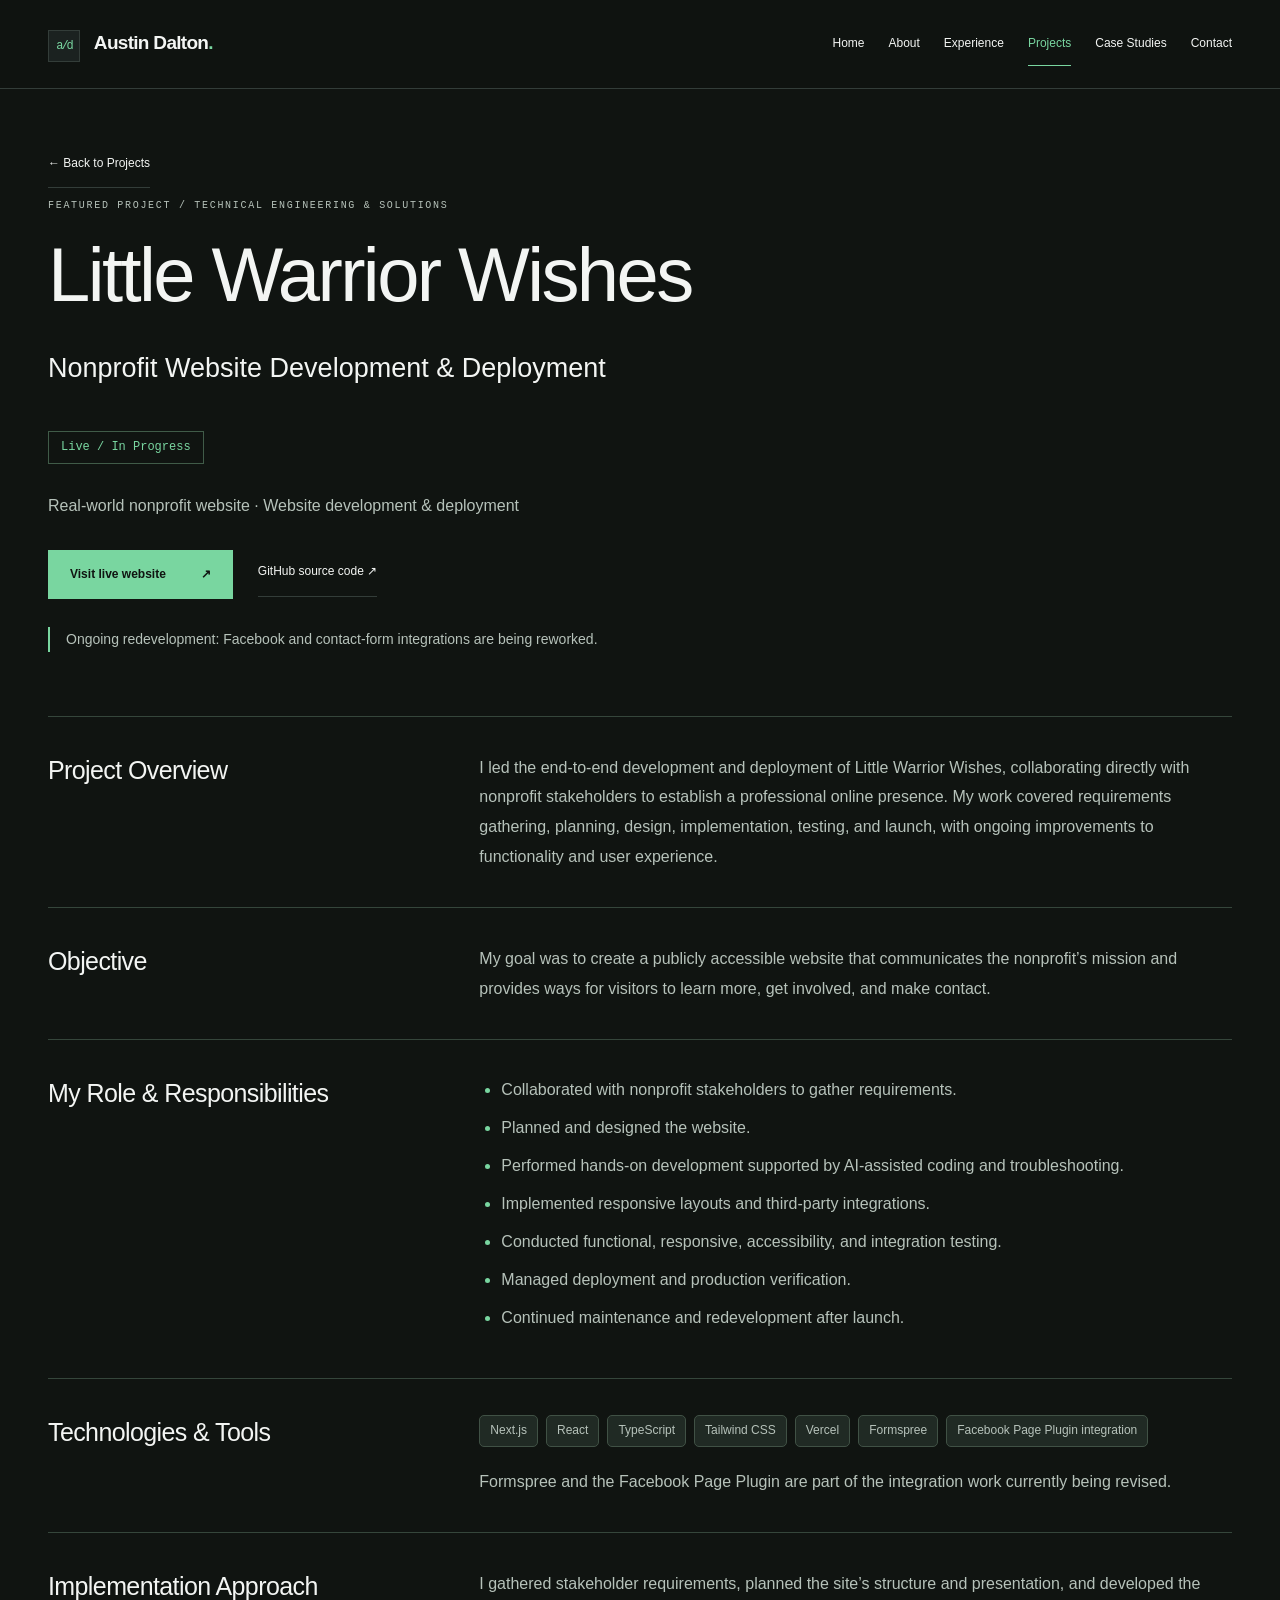
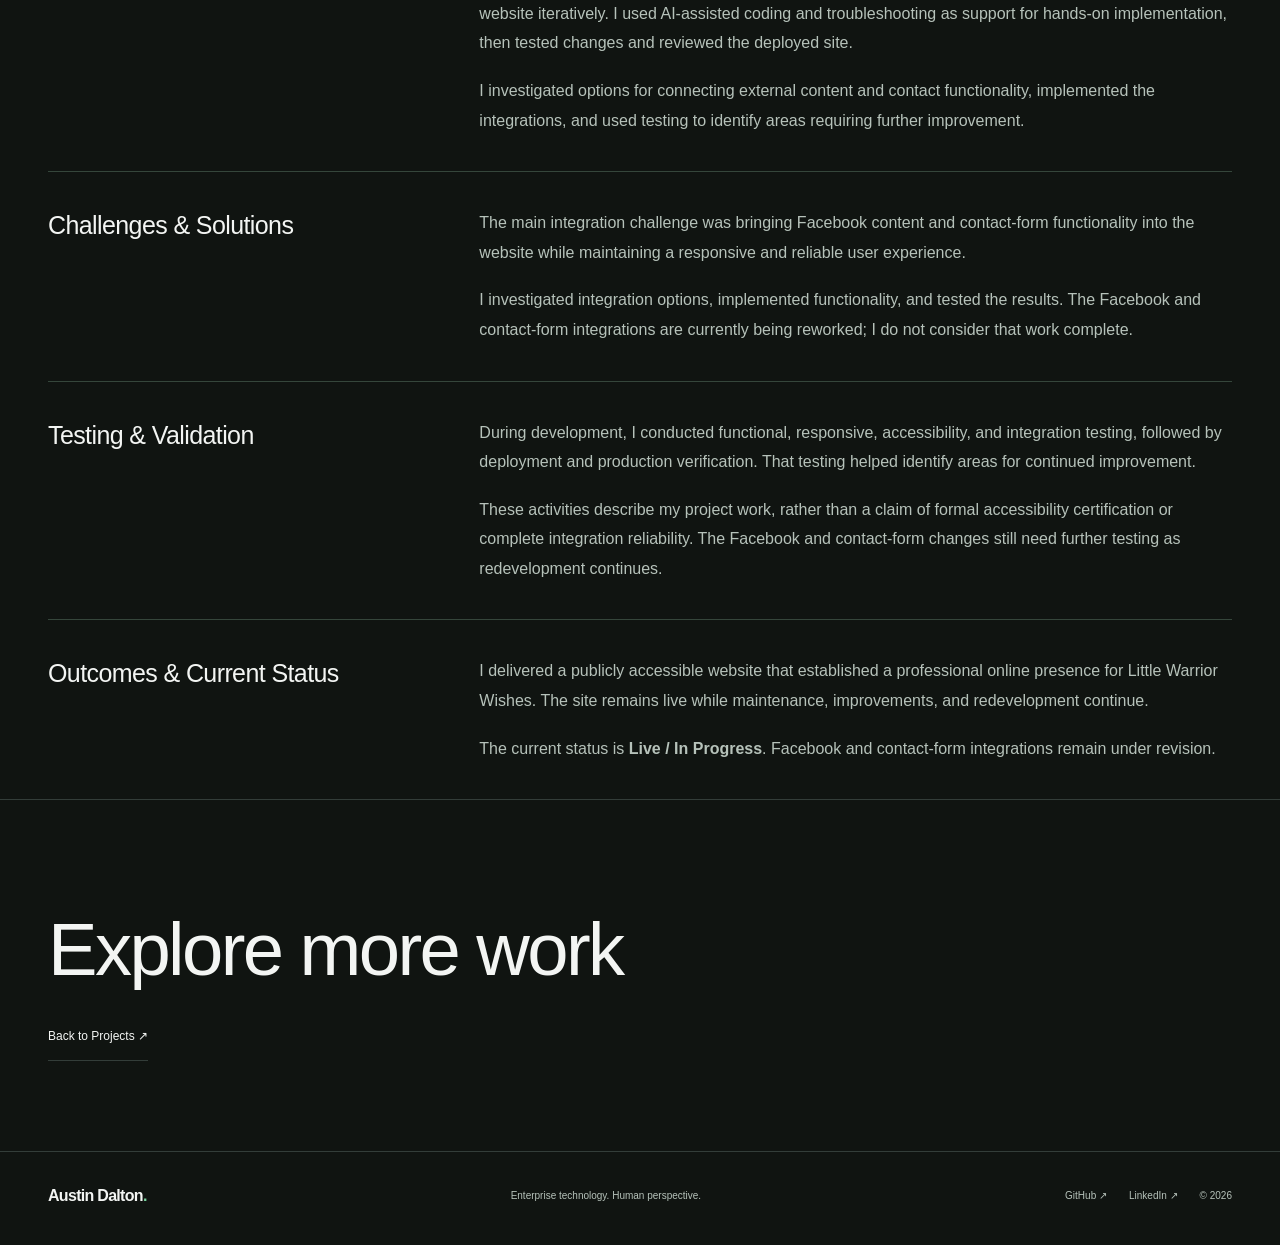
<file: little-warrior-wishes-project.html>
<!doctype html><html lang="en"><head><meta charset="utf-8"><meta name="viewport" content="width=device-width,initial-scale=1"><meta name="theme-color" content="#101411"><meta name="description" content="Austin Dalton’s Little Warrior Wishes nonprofit website project: stakeholder collaboration, development, deployment, and ongoing integration improvements."><title>Little Warrior Wishes Project | Austin Dalton</title><link rel="stylesheet" href="redesign.css"><link rel="stylesheet" href="navigation.css"><link rel="stylesheet" href="projects.css"><link rel="stylesheet" href="little-warrior-wishes.css"><script src="main.js" defer></script><script src="project-detail.js" defer></script></head><body class="projects-page lww-detail"><a class="skip" href="#main">Skip to content</a><header class="site-header">
<div class="wrap header-inner"><a class="wordmark" href="index.html"><span class="brand-icon">a/d</span> Austin Dalton<span class="dot">.</span></a><nav aria-label="Main navigation"><a href="index.html">Home</a><a href="aboutme.html">About</a><a href="aboutme.html#experience-heading">Experience</a><a href="projects.html">Projects</a><a href="case-studies.html">Case Studies</a><a href="contact.html">Contact</a></nav>
</div>
</header><main id="main"><section class="section wrap lww-hero" aria-labelledby="project-title"><a class="text-link" href="projects.html#little-warrior-wishes-project">← Back to Projects</a><p class="section-kicker">Featured project / Technical Engineering &amp; Solutions</p><h1 id="project-title">Little Warrior Wishes</h1><p class="lww-lead">Nonprofit Website Development &amp; Deployment</p><p class="lww-status">Live / In Progress</p><p>Real-world nonprofit website · Website development &amp; deployment</p><div class="actions"><a class="button primary" href="https://www.littlewarriorwishes.com/">Visit live website <span aria-hidden="true">↗</span></a><a class="text-link" href="https://github.com/AustinDDev/little-warrior-wishes">GitHub source code ↗</a></div><p class="lww-notice">Ongoing redevelopment: Facebook and contact-form integrations are being reworked.</p></section><div class="wrap lww-content"><section class="lww-section" aria-labelledby="overview-heading"><h2 id="overview-heading">Project Overview</h2><div><p>I led the end-to-end development and deployment of Little Warrior Wishes, collaborating directly with nonprofit stakeholders to establish a professional online presence. My work covered requirements gathering, planning, design, implementation, testing, and launch, with ongoing improvements to functionality and user experience.</p></div></section><section class="lww-section" aria-labelledby="objective-heading"><h2 id="objective-heading">Objective</h2><div><p>My goal was to create a publicly accessible website that communicates the nonprofit’s mission and provides ways for visitors to learn more, get involved, and make contact.</p></div></section><section class="lww-section" aria-labelledby="responsibilities-heading"><h2 id="responsibilities-heading">My Role &amp; Responsibilities</h2><div><ul><li>Collaborated with nonprofit stakeholders to gather requirements.</li><li>Planned and designed the website.</li><li>Performed hands-on development supported by AI-assisted coding and troubleshooting.</li><li>Implemented responsive layouts and third-party integrations.</li><li>Conducted functional, responsive, accessibility, and integration testing.</li><li>Managed deployment and production verification.</li><li>Continued maintenance and redevelopment after launch.</li></ul></div></section><section class="lww-section" aria-labelledby="technologies-heading"><h2 id="technologies-heading">Technologies &amp; Tools</h2><div><ul class="skill-tags" aria-label="Project technologies"><li>Next.js</li><li>React</li><li>TypeScript</li><li>Tailwind CSS</li><li>Vercel</li><li>Formspree</li><li>Facebook Page Plugin integration</li></ul><p>Formspree and the Facebook Page Plugin are part of the integration work currently being revised.</p></div></section><section class="lww-section" aria-labelledby="approach-heading"><h2 id="approach-heading">Implementation Approach</h2><div><p>I gathered stakeholder requirements, planned the site’s structure and presentation, and developed the website iteratively. I used AI-assisted coding and troubleshooting as support for hands-on implementation, then tested changes and reviewed the deployed site.</p><p>I investigated options for connecting external content and contact functionality, implemented the integrations, and used testing to identify areas requiring further improvement.</p></div></section><section class="lww-section" aria-labelledby="challenges-heading"><h2 id="challenges-heading">Challenges &amp; Solutions</h2><div><p>The main integration challenge was bringing Facebook content and contact-form functionality into the website while maintaining a responsive and reliable user experience.</p><p>I investigated integration options, implemented functionality, and tested the results. The Facebook and contact-form integrations are currently being reworked; I do not consider that work complete.</p></div></section><section class="lww-section" aria-labelledby="testing-heading"><h2 id="testing-heading">Testing &amp; Validation</h2><div><p>During development, I conducted functional, responsive, accessibility, and integration testing, followed by deployment and production verification. That testing helped identify areas for continued improvement.</p><p>These activities describe my project work, rather than a claim of formal accessibility certification or complete integration reliability. The Facebook and contact-form changes still need further testing as redevelopment continues.</p></div></section><section class="lww-section" aria-labelledby="outcomes-heading"><h2 id="outcomes-heading">Outcomes &amp; Current Status</h2><div><p>I delivered a publicly accessible website that established a professional online presence for Little Warrior Wishes. The site remains live while maintenance, improvements, and redevelopment continue.</p><p>The current status is <strong>Live / In Progress</strong>. Facebook and contact-form integrations remain under revision.</p></div></section></div><section class="section wrap closing"><h2>Explore more work</h2><a class="text-link" href="projects.html">Back to Projects ↗</a></section></main><footer class="wrap footer"><a class="wordmark" href="index.html">Austin Dalton<span class="dot">.</span></a><span>Enterprise technology. Human perspective.</span>
<div><a href="https://github.com/AustinDDev">GitHub ↗</a><a href="https://www.linkedin.com/in/austinbdalton/">LinkedIn ↗</a><span>© <span id="year">2026</span></span>
</div></footer></body></html>
</file>
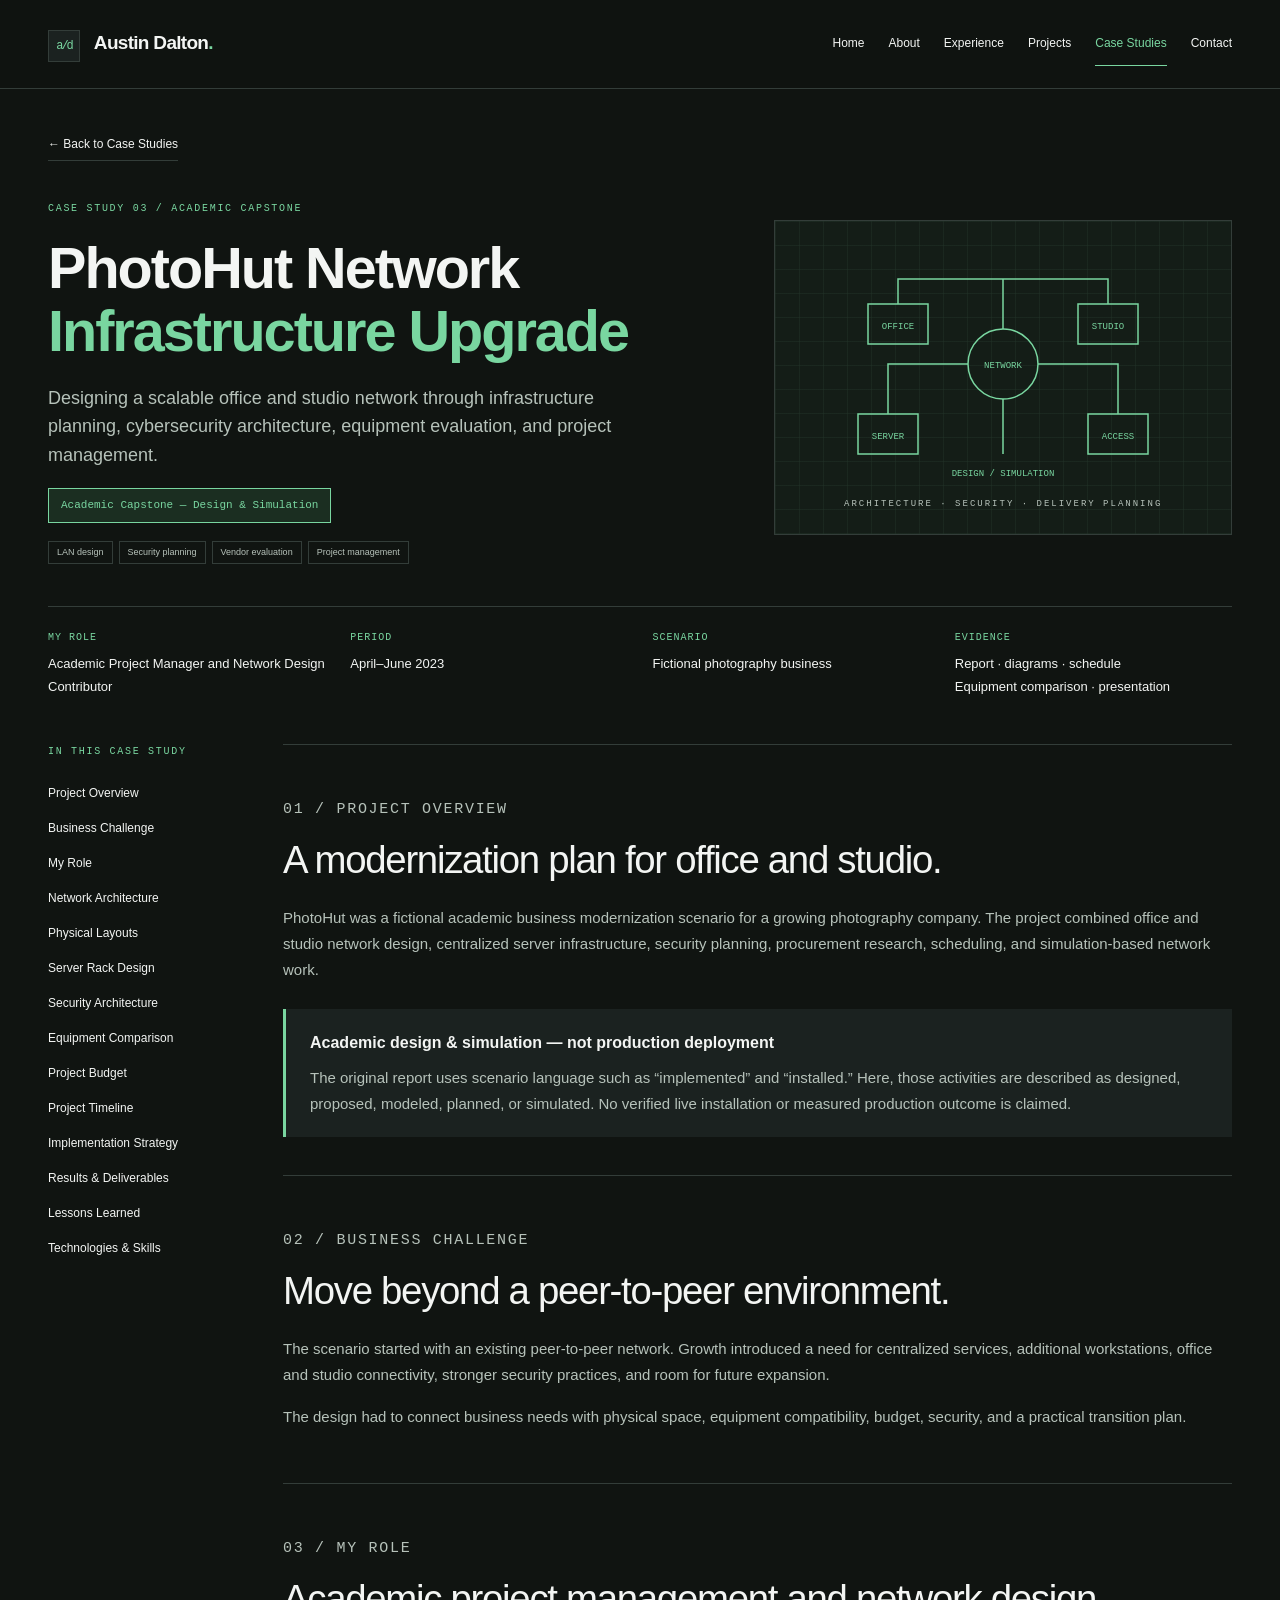
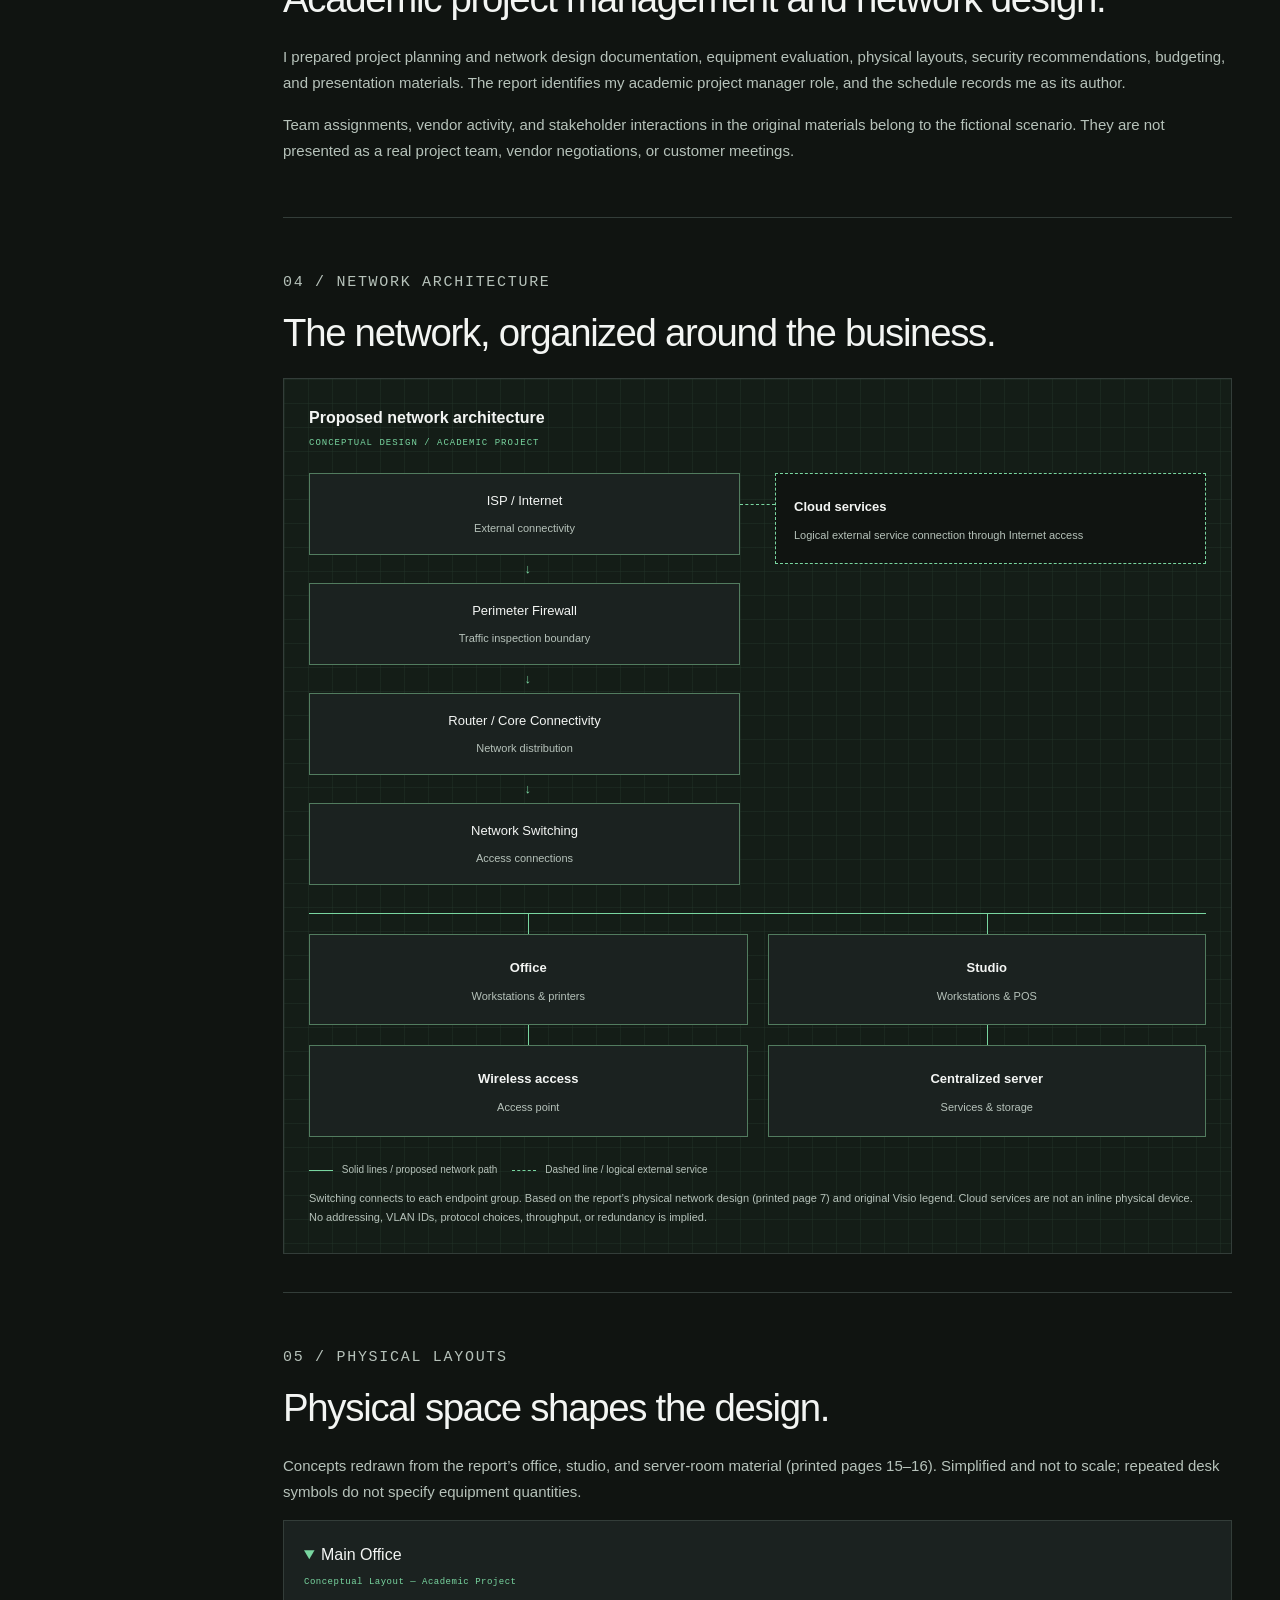
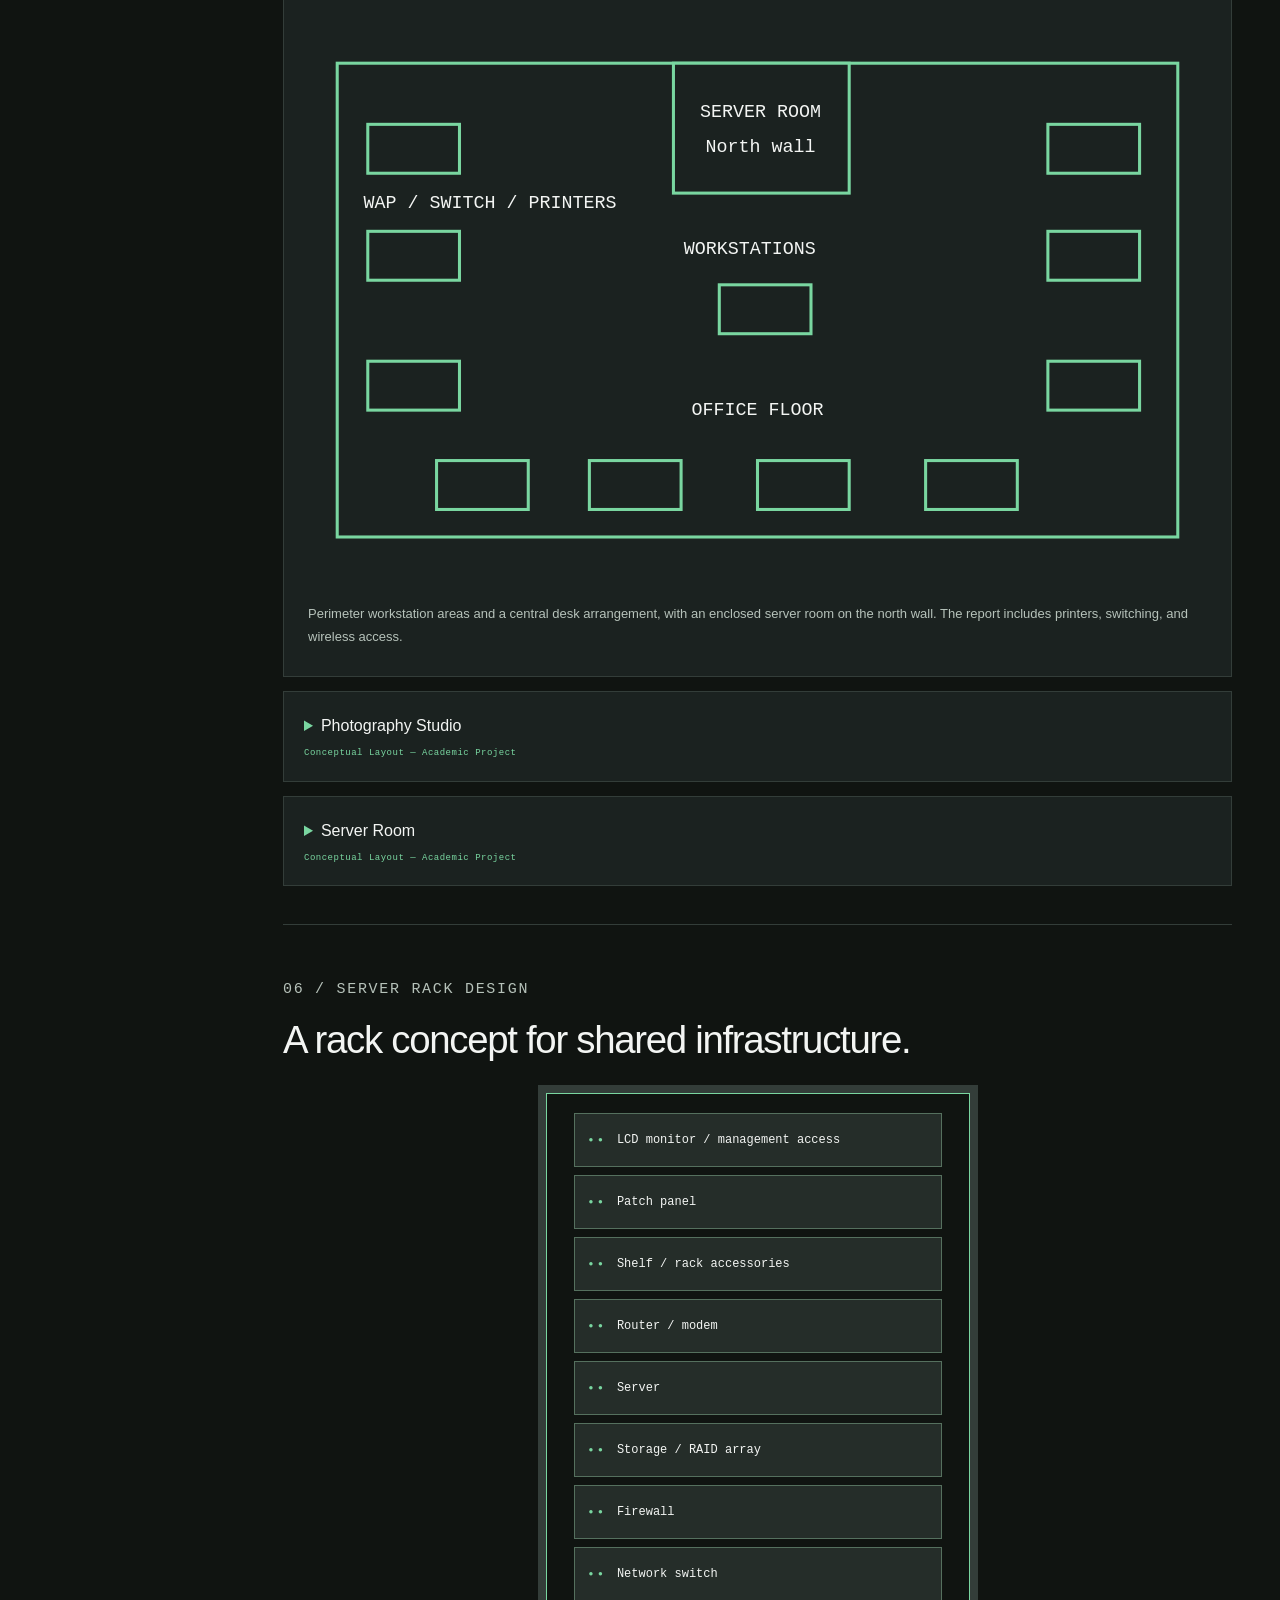
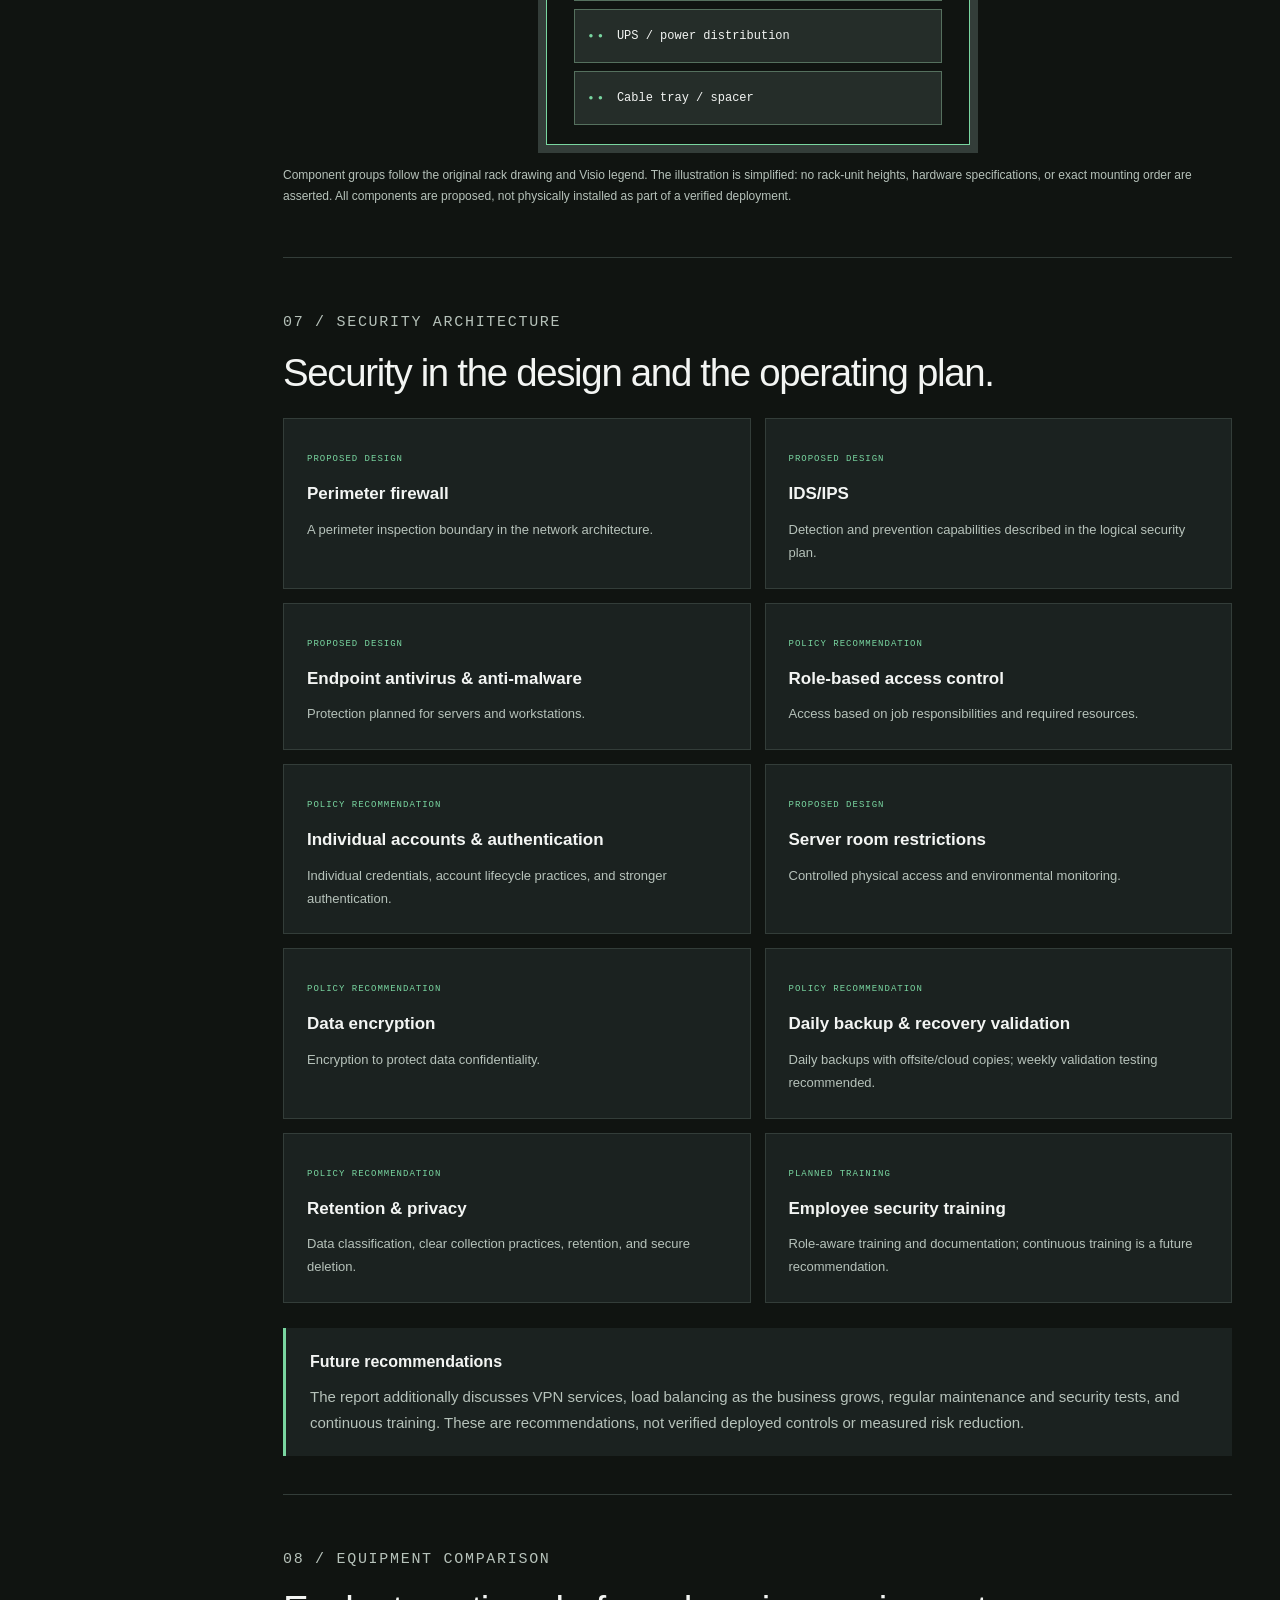
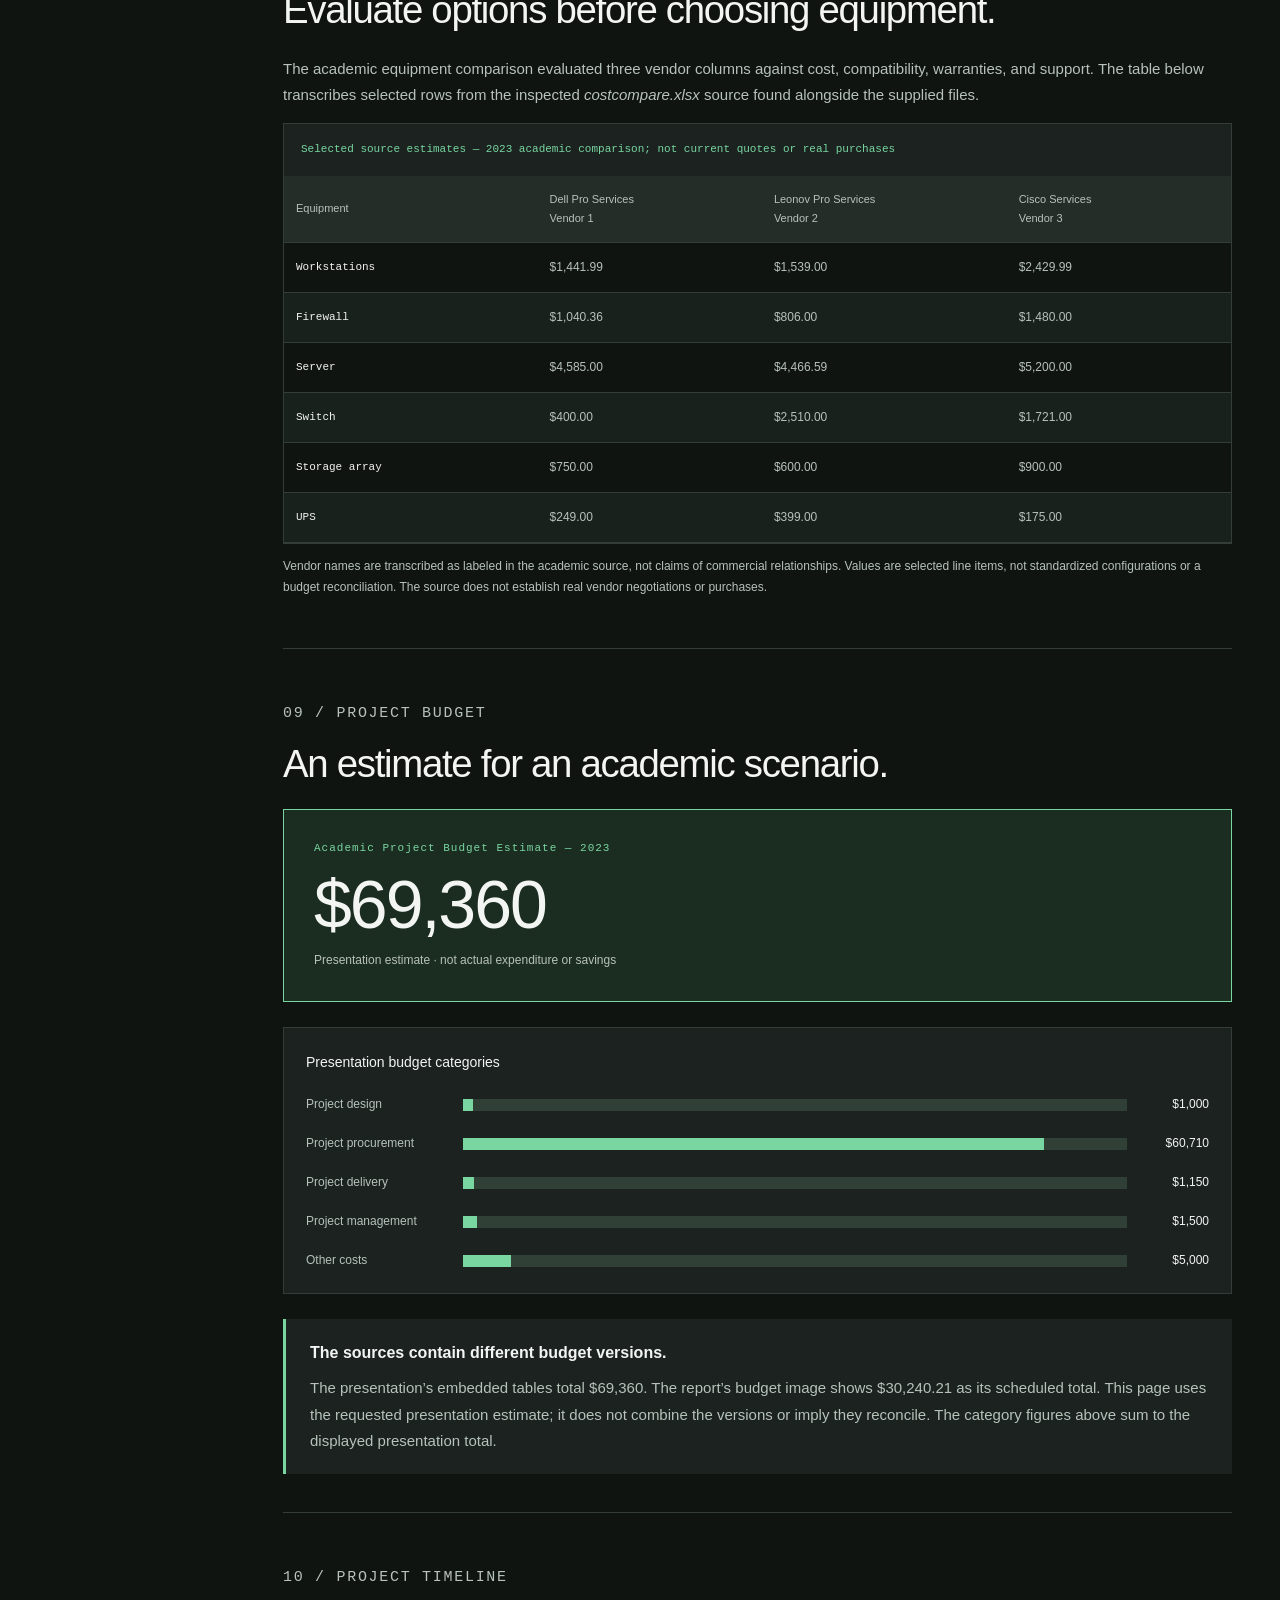
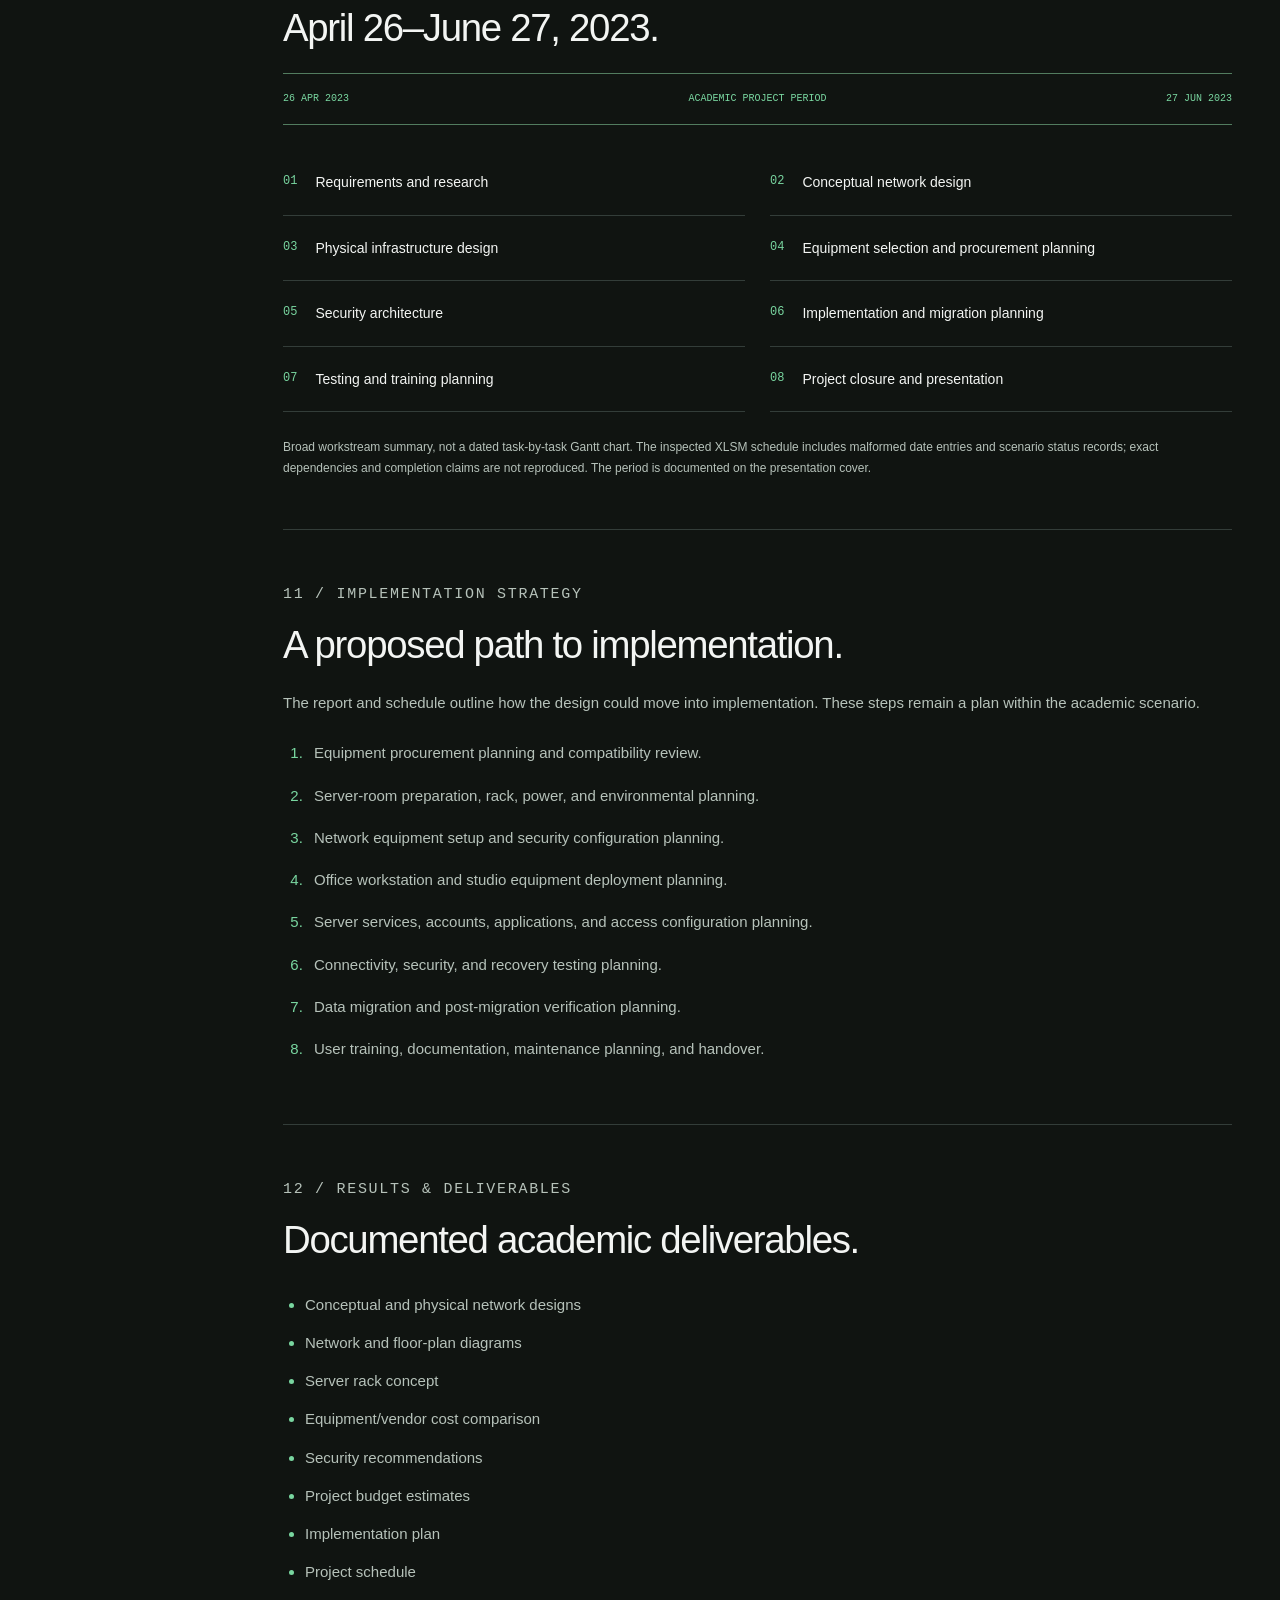
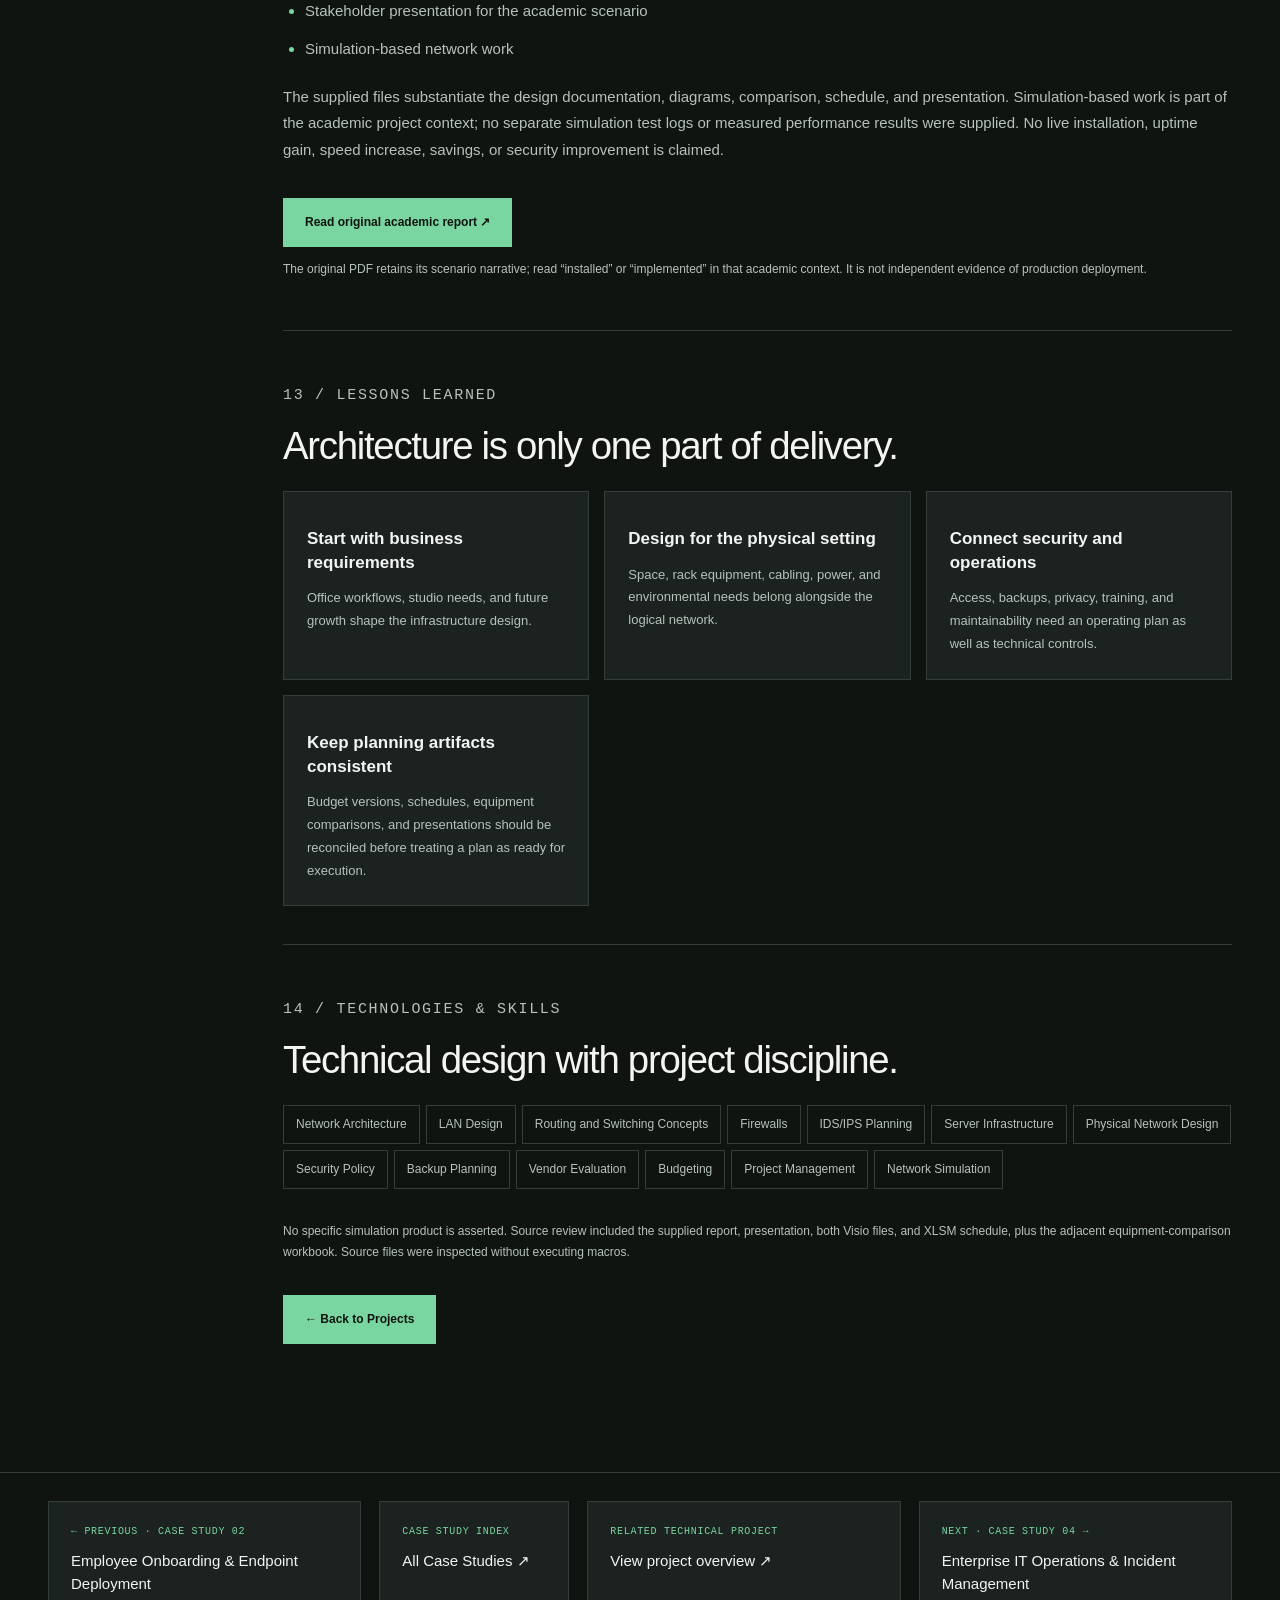
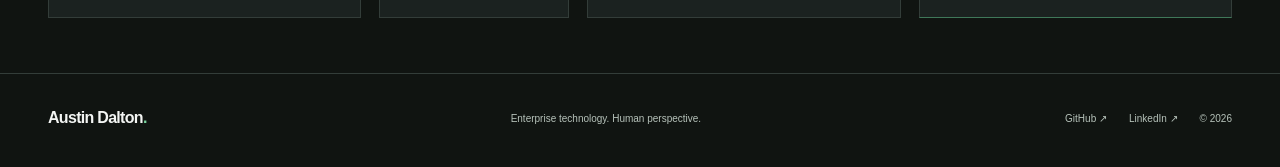
<file: network-design-case-study.html>
<!doctype html>
<html lang="en">
<head>
<meta charset="utf-8">
<meta name="viewport" content="width=device-width,initial-scale=1">
<meta name="description" content="PhotoHut Network Infrastructure Upgrade: academic network design, simulation, security architecture, procurement research, and project management.">
<meta name="theme-color" content="#101411">
<title>PhotoHut Network Infrastructure Upgrade | Austin Dalton</title>
<link rel="stylesheet" href="redesign.css">
<link rel="stylesheet" href="printer-case-study.css"><link rel="stylesheet" href="photohut-case-study.css">
<script src="main.js" defer>
</script>
<link rel="stylesheet" href="case-study-navigation.css">
<link rel="stylesheet" href="navigation.css">
</head>
<body class="printer-study photohut-study"><a class="skip" href="#main">Skip to content</a>
<header class="site-header">
<div class="wrap header-inner"><a class="wordmark" href="index.html"><span class="brand-icon">a/d</span> Austin Dalton<span class="dot">.</span></a>
<nav aria-label="Main navigation"><a href="index.html">Home</a><a href="aboutme.html">About</a><a href="aboutme.html#experience-heading">Experience</a><a href="projects.html">Projects</a><a href="case-studies.html">Case Studies</a><a href="contact.html">Contact</a></nav>
</div>
</header>
<main id="main">
<section class="wrap printer-hero"><a class="text-link" href="case-studies.html">← Back to Case Studies</a>
<div class="printer-hero-grid">
<div>
<p class="section-kicker">Case Study 03 / Academic Capstone</p>
<h1>PhotoHut Network<br><em>Infrastructure Upgrade</em>
</h1>
<p class="printer-subtitle">Designing a scalable office and studio network through infrastructure planning, cybersecurity architecture, equipment evaluation, and project management.</p>
<div class="academic-badge">Academic Capstone — Design &amp; Simulation</div>
<div class="tags"><span>LAN design</span><span>Security planning</span><span>Vendor evaluation</span><span>Project management</span>
</div>
</div>
<div class="printer-art photohut-hero-art"><svg viewBox="0 0 360 260" role="img" aria-labelledby="ph-hero-title"><title id="ph-hero-title">Concept network linking an office, studio, and server infrastructure</title><g fill="none" stroke="currentColor" stroke-width="1.5"><circle cx="180" cy="125" r="35"/><path d="M180 90V40H75V65M180 40H285V65M145 125H65V175M215 125H295V175M180 160V215"/><rect x="45" y="65" width="60" height="40"/><rect x="255" y="65" width="60" height="40"/><rect x="35" y="175" width="60" height="40"/><rect x="265" y="175" width="60" height="40"/></g><g fill="currentColor" font-family="monospace" text-anchor="middle" font-size="9"><text x="180" y="129">NETWORK</text><text x="75" y="90">OFFICE</text><text x="285" y="90">STUDIO</text><text x="65" y="200">SERVER</text><text x="295" y="200">ACCESS</text><text x="180" y="237">DESIGN / SIMULATION</text></g></svg><span>ARCHITECTURE · SECURITY · DELIVERY PLANNING</span>
</div>
</div>
<dl class="printer-meta">
<div>
<dt>My role</dt>
<dd>Academic Project Manager and Network Design Contributor</dd>
</div>
<div>
<dt>Period</dt>
<dd>April–June 2023</dd>
</div>
<div>
<dt>Scenario</dt>
<dd>Fictional photography business</dd>
</div>
<div>
<dt>Evidence</dt>
<dd>Report · diagrams · schedule<br>Equipment comparison · presentation</dd>
</div>
</dl>
</section>
<div class="wrap printer-layout">
<aside class="printer-toc">
<nav aria-label="Case study sections"><span class="section-kicker">In this case study</span><a href="#overview">Project Overview</a><a href="#challenge">Business Challenge</a><a href="#role">My Role</a><a href="#architecture">Network Architecture</a><a href="#layouts">Physical Layouts</a><a href="#rack">Server Rack Design</a><a href="#security">Security Architecture</a><a href="#equipment">Equipment Comparison</a><a href="#budget">Project Budget</a><a href="#timeline">Project Timeline</a><a href="#implementation">Implementation Strategy</a><a href="#deliverables">Results & Deliverables</a><a href="#lessons">Lessons Learned</a><a href="#skills">Technologies & Skills</a>
</nav>
</aside>
<div class="printer-content">
<section class="printer-section" id="overview">
<p class="section-kicker">01 / Project Overview</p>
<h2>A modernization plan for office and studio.</h2>
<p>PhotoHut was a fictional academic business modernization scenario for a growing photography company. The project combined office and studio network design, centralized server infrastructure, security planning, procurement research, scheduling, and simulation-based network work.</p>
<div class="scope-note"><strong>Academic design &amp; simulation — not production deployment</strong>
<p>The original report uses scenario language such as “implemented” and “installed.” Here, those activities are described as designed, proposed, modeled, planned, or simulated. No verified live installation or measured production outcome is claimed.</p>
</div>
</section>
<section class="printer-section" id="challenge">
<p class="section-kicker">02 / Business Challenge</p>
<h2>Move beyond a peer-to-peer environment.</h2>
<p>The scenario started with an existing peer-to-peer network. Growth introduced a need for centralized services, additional workstations, office and studio connectivity, stronger security practices, and room for future expansion.</p>
<p>The design had to connect business needs with physical space, equipment compatibility, budget, security, and a practical transition plan.</p>
</section>
<section class="printer-section" id="role">
<p class="section-kicker">03 / My Role</p>
<h2>Academic project management and network design.</h2>
<p>I prepared project planning and network design documentation, equipment evaluation, physical layouts, security recommendations, budgeting, and presentation materials. The report identifies my academic project manager role, and the schedule records me as its author.</p>
<p>Team assignments, vendor activity, and stakeholder interactions in the original materials belong to the fictional scenario. They are not presented as a real project team, vendor negotiations, or customer meetings.</p>
</section>
<section class="printer-section" id="architecture">
<p class="section-kicker">04 / Network Architecture</p>
<h2>The network, organized around the business.</h2>
<figure class="ph-topology">
<figcaption><strong>Proposed network architecture</strong><span>CONCEPTUAL DESIGN / ACADEMIC PROJECT</span>
</figcaption>
<div class="ph-edge">
<ol>
<li>ISP / Internet<span>External connectivity</span>
</li>
<li>Perimeter Firewall<span>Traffic inspection boundary</span>
</li>
<li>Router / Core Connectivity<span>Network distribution</span>
</li>
<li>Network Switching<span>Access connections</span>
</li>
</ol>
<aside class="cloud-service"><strong>Cloud services</strong><span>Logical external service connection through Internet access</span>
</aside>
</div>
<div class="topology-branches">
<div><strong>Office</strong><span>Workstations &amp; printers</span>
</div>
<div><strong>Studio</strong><span>Workstations &amp; POS</span>
</div>
<div><strong>Wireless access</strong><span>Access point</span>
</div>
<div><strong>Centralized server</strong><span>Services &amp; storage</span>
</div>
</div>
<div class="ph-legend"><span><i></i> Solid lines / proposed network path</span><span><i class="dashed"></i> Dashed line / logical external service</span>
</div>
<p class="caption">Switching connects to each endpoint group. Based on the report’s physical network design (printed page 7) and original Visio legend. Cloud services are not an inline physical device. No addressing, VLAN IDs, protocol choices, throughput, or redundancy is implied.</p>
</figure>
</section>
<section class="printer-section" id="layouts">
<p class="section-kicker">05 / Physical Layouts</p>
<h2>Physical space shapes the design.</h2>
<p>Concepts redrawn from the report’s office, studio, and server-room material (printed pages 15–16). Simplified and not to scale; repeated desk symbols do not specify equipment quantities.</p>
<div class="layout-viewer">
<details class="layout-concept" open>
<summary>Main Office<span>Conceptual Layout — Academic Project</span>
</summary><svg viewBox="0 0 600 360" role="img" aria-labelledby="layout-office-title"><title id="layout-office-title">Main office concept with perimeter desks and an enclosed server room on the north wall</title><g fill="#1b2220" stroke="#79d6a0" stroke-width="2"><rect x="25" y="25" width="550" height="310"/><rect x="245" y="25" width="115" height="85"/><rect x="45" y="65" width="60" height="32"/><rect x="45" y="135" width="60" height="32"/><rect x="45" y="220" width="60" height="32"/><rect x="490" y="65" width="60" height="32"/><rect x="490" y="135" width="60" height="32"/><rect x="490" y="220" width="60" height="32"/><rect x="90" y="285" width="60" height="32"/><rect x="190" y="285" width="60" height="32"/><rect x="300" y="285" width="60" height="32"/><rect x="410" y="285" width="60" height="32"/><rect x="275" y="170" width="60" height="32"/></g><g fill="#f3f5f3" font-family="monospace" font-size="12" text-anchor="middle"><text x="302" y="60">SERVER ROOM</text><text x="302" y="83">North wall</text><text x="295" y="150">WORKSTATIONS</text><text x="300" y="255">OFFICE FLOOR</text><text x="125" y="120">WAP / SWITCH / PRINTERS</text></g></svg>
<p>Perimeter workstation areas and a central desk arrangement, with an enclosed server room on the north wall. The report includes printers, switching, and wireless access.</p>
</details>
<details class="layout-concept" >
<summary>Photography Studio<span>Conceptual Layout — Academic Project</span>
</summary><svg viewBox="0 0 600 360" role="img" aria-labelledby="layout-studio-title"><title id="layout-studio-title">Studio concept with reception, waiting area, point of sale, and photography workspace</title><g fill="#1b2220" stroke="#79d6a0" stroke-width="2"><path d="M25 25H575V335H25Z"/><path d="M190 25V240H575"/><rect x="45" y="65" width="115" height="45"/><rect x="45" y="270" width="115" height="40"/><rect x="220" y="55" width="70" height="40"/><rect x="240" y="280" width="35" height="25"/><rect x="290" y="280" width="35" height="25"/><rect x="340" y="280" width="35" height="25"/><rect x="390" y="280" width="35" height="25"/><rect x="440" y="280" width="35" height="25"/><rect x="490" y="280" width="35" height="25"/></g><g fill="#f3f5f3" font-family="monospace" font-size="12" text-anchor="middle"><text x="102" y="55">STUDIO DESK</text><text x="100" y="160">PHOTOGRAPHY</text><text x="100" y="185">SPACE</text><text x="390" y="120">STUDIO / OFFICE SPACE</text><text x="102" y="295">RECEPTION / POS</text><text x="380" y="265">WAITING AREA</text></g></svg>
<p>Photography space, a dedicated workstation, reception and point of sale, plus a waiting area.</p>
</details>
<details class="layout-concept" >
<summary>Server Room<span>Conceptual Layout — Academic Project</span>
</summary><svg viewBox="0 0 600 360" role="img" aria-labelledby="layout-server-title"><title id="layout-server-title">Enclosed server room concept with rack and environmental control</title><g fill="#1b2220" stroke="#79d6a0" stroke-width="2"><rect x="75" y="25" width="450" height="310"/><rect x="230" y="65" width="140" height="195"/><path d="M75 310H160M440 335V290H525"/></g><g fill="#f3f5f3" font-family="monospace" font-size="12" text-anchor="middle"><text x="300" y="100">SERVER RACK</text><text x="300" y="150">NETWORK</text><text x="300" y="180">SERVER / STORAGE</text><text x="300" y="210">POWER</text><text x="300" y="45">ENVIRONMENT-CONTROLLED ROOM</text><text x="300" y="295">RESTRICTED ACCESS</text></g></svg>
<p>An enclosed, environment-controlled room within the main office, with restricted access and the rack concept shown below.</p>
</details>
</div>
</section>
<section class="printer-section" id="rack">
<p class="section-kicker">06 / Server Rack Design</p>
<h2>A rack concept for shared infrastructure.</h2>
<div class="rack-design">
<ol>
<li><span class="rack-lights" aria-hidden="true">● ●</span>LCD monitor / management access</li>
<li><span class="rack-lights" aria-hidden="true">● ●</span>Patch panel</li>
<li><span class="rack-lights" aria-hidden="true">● ●</span>Shelf / rack accessories</li>
<li><span class="rack-lights" aria-hidden="true">● ●</span>Router / modem</li>
<li><span class="rack-lights" aria-hidden="true">● ●</span>Server</li>
<li><span class="rack-lights" aria-hidden="true">● ●</span>Storage / RAID array</li>
<li><span class="rack-lights" aria-hidden="true">● ●</span>Firewall</li>
<li><span class="rack-lights" aria-hidden="true">● ●</span>Network switch</li>
<li><span class="rack-lights" aria-hidden="true">● ●</span>UPS / power distribution</li>
<li><span class="rack-lights" aria-hidden="true">● ●</span>Cable tray / spacer</li>
</ol>
</div>
<p class="caption">Component groups follow the original rack drawing and Visio legend. The illustration is simplified: no rack-unit heights, hardware specifications, or exact mounting order are asserted. All components are proposed, not physically installed as part of a verified deployment.</p>
</section>
<section class="printer-section" id="security">
<p class="section-kicker">07 / Security Architecture</p>
<h2>Security in the design and the operating plan.</h2>
<div class="security-controls">
<article><span class="control-type">Proposed design</span>
<h3>Perimeter firewall</h3>
<p>A perimeter inspection boundary in the network architecture.</p>
</article>
<article><span class="control-type">Proposed design</span>
<h3>IDS/IPS</h3>
<p>Detection and prevention capabilities described in the logical security plan.</p>
</article>
<article><span class="control-type">Proposed design</span>
<h3>Endpoint antivirus & anti-malware</h3>
<p>Protection planned for servers and workstations.</p>
</article>
<article><span class="control-type">Policy recommendation</span>
<h3>Role-based access control</h3>
<p>Access based on job responsibilities and required resources.</p>
</article>
<article><span class="control-type">Policy recommendation</span>
<h3>Individual accounts & authentication</h3>
<p>Individual credentials, account lifecycle practices, and stronger authentication.</p>
</article>
<article><span class="control-type">Proposed design</span>
<h3>Server room restrictions</h3>
<p>Controlled physical access and environmental monitoring.</p>
</article>
<article><span class="control-type">Policy recommendation</span>
<h3>Data encryption</h3>
<p>Encryption to protect data confidentiality.</p>
</article>
<article><span class="control-type">Policy recommendation</span>
<h3>Daily backup & recovery validation</h3>
<p>Daily backups with offsite/cloud copies; weekly validation testing recommended.</p>
</article>
<article><span class="control-type">Policy recommendation</span>
<h3>Retention & privacy</h3>
<p>Data classification, clear collection practices, retention, and secure deletion.</p>
</article>
<article><span class="control-type">Planned training</span>
<h3>Employee security training</h3>
<p>Role-aware training and documentation; continuous training is a future recommendation.</p>
</article>
</div>
<div class="scope-note"><strong>Future recommendations</strong>
<p>The report additionally discusses VPN services, load balancing as the business grows, regular maintenance and security tests, and continuous training. These are recommendations, not verified deployed controls or measured risk reduction.</p>
</div>
</section>
<section class="printer-section" id="equipment">
<p class="section-kicker">08 / Equipment Comparison</p>
<h2>Evaluate options before choosing equipment.</h2>
<p>The academic equipment comparison evaluated three vendor columns against cost, compatibility, warranties, and support. The table below transcribes selected rows from the inspected <em>costcompare.xlsx</em> source found alongside the supplied files.</p>
<div class="tracker-scroll" role="region" aria-label="Historical academic vendor comparison" tabindex="0">
<table><caption>Selected source estimates — 2023 academic comparison; not current quotes or real purchases</caption>
<thead>
<tr>
<th scope="col">Equipment</th>
<th scope="col">Dell Pro Services<br>Vendor 1</th>
<th scope="col">Leonov Pro Services<br>Vendor 2</th>
<th scope="col">Cisco Services<br>Vendor 3</th>
</tr>
</thead>
<tbody>
<tr>
<th scope="row">Workstations</th>
<td>$1,441.99</td>
<td>$1,539.00</td>
<td>$2,429.99</td>
</tr>
<tr>
<th scope="row">Firewall</th>
<td>$1,040.36</td>
<td>$806.00</td>
<td>$1,480.00</td>
</tr>
<tr>
<th scope="row">Server</th>
<td>$4,585.00</td>
<td>$4,466.59</td>
<td>$5,200.00</td>
</tr>
<tr>
<th scope="row">Switch</th>
<td>$400.00</td>
<td>$2,510.00</td>
<td>$1,721.00</td>
</tr>
<tr>
<th scope="row">Storage array</th>
<td>$750.00</td>
<td>$600.00</td>
<td>$900.00</td>
</tr>
<tr>
<th scope="row">UPS</th>
<td>$249.00</td>
<td>$399.00</td>
<td>$175.00</td>
</tr>
</tbody>
</table>
</div>
<p class="caption">Vendor names are transcribed as labeled in the academic source, not claims of commercial relationships. Values are selected line items, not standardized configurations or a budget reconciliation. The source does not establish real vendor negotiations or purchases.</p>
</section>
<section class="printer-section" id="budget">
<p class="section-kicker">09 / Project Budget</p>
<h2>An estimate for an academic scenario.</h2>
<div class="budget-total"><span>Academic Project Budget Estimate — 2023</span><strong>$69,360</strong>
<p>Presentation estimate · not actual expenditure or savings</p>
</div>
<figure class="budget-chart">
<figcaption>Presentation budget categories</figcaption>
<ul>
<li><span>Project design</span>
<div aria-hidden="true"><i style="--share:1.442%"></i>
</div><strong>$1,000</strong>
</li>
<li><span>Project procurement</span>
<div aria-hidden="true"><i style="--share:87.529%"></i>
</div><strong>$60,710</strong>
</li>
<li><span>Project delivery</span>
<div aria-hidden="true"><i style="--share:1.658%"></i>
</div><strong>$1,150</strong>
</li>
<li><span>Project management</span>
<div aria-hidden="true"><i style="--share:2.163%"></i>
</div><strong>$1,500</strong>
</li>
<li><span>Other costs</span>
<div aria-hidden="true"><i style="--share:7.209%"></i>
</div><strong>$5,000</strong>
</li>
</ul>
</figure>
<div class="scope-note"><strong>The sources contain different budget versions.</strong>
<p>The presentation’s embedded tables total $69,360. The report’s budget image shows $30,240.21 as its scheduled total. This page uses the requested presentation estimate; it does not combine the versions or imply they reconcile. The category figures above sum to the displayed presentation total.</p>
</div>
</section>
<section class="printer-section" id="timeline">
<p class="section-kicker">10 / Project Timeline</p>
<h2>April 26–June 27, 2023.</h2>
<div class="timeline-period"><span>26 APR 2023</span><span>ACADEMIC PROJECT PERIOD</span><span>27 JUN 2023</span>
</div>
<ol class="project-phases">
<li><span>01</span><strong>Requirements and research</strong>
</li>
<li><span>02</span><strong>Conceptual network design</strong>
</li>
<li><span>03</span><strong>Physical infrastructure design</strong>
</li>
<li><span>04</span><strong>Equipment selection and procurement planning</strong>
</li>
<li><span>05</span><strong>Security architecture</strong>
</li>
<li><span>06</span><strong>Implementation and migration planning</strong>
</li>
<li><span>07</span><strong>Testing and training planning</strong>
</li>
<li><span>08</span><strong>Project closure and presentation</strong>
</li>
</ol>
<p class="caption">Broad workstream summary, not a dated task-by-task Gantt chart. The inspected XLSM schedule includes malformed date entries and scenario status records; exact dependencies and completion claims are not reproduced. The period is documented on the presentation cover.</p>
</section>
<section class="printer-section" id="implementation">
<p class="section-kicker">11 / Implementation Strategy</p>
<h2>A proposed path to implementation.</h2>
<p>The report and schedule outline how the design could move into implementation. These steps remain a plan within the academic scenario.</p>
<ol class="approach-list">
<li>Equipment procurement planning and compatibility review.</li>
<li>Server-room preparation, rack, power, and environmental planning.</li>
<li>Network equipment setup and security configuration planning.</li>
<li>Office workstation and studio equipment deployment planning.</li>
<li>Server services, accounts, applications, and access configuration planning.</li>
<li>Connectivity, security, and recovery testing planning.</li>
<li>Data migration and post-migration verification planning.</li>
<li>User training, documentation, maintenance planning, and handover.</li>
</ol>
</section>
<section class="printer-section" id="deliverables">
<p class="section-kicker">12 / Results & Deliverables</p>
<h2>Documented academic deliverables.</h2>
<ul class="results-list">
<li>Conceptual and physical network designs</li>
<li>Network and floor-plan diagrams</li>
<li>Server rack concept</li>
<li>Equipment/vendor cost comparison</li>
<li>Security recommendations</li>
<li>Project budget estimates</li>
<li>Implementation plan</li>
<li>Project schedule</li>
<li>Stakeholder presentation for the academic scenario</li>
<li>Simulation-based network work</li>
</ul>
<p>The supplied files substantiate the design documentation, diagrams, comparison, schedule, and presentation. Simulation-based work is part of the academic project context; no separate simulation test logs or measured performance results were supplied. No live installation, uptime gain, speed increase, savings, or security improvement is claimed.</p><a class="button primary" href="capstonefinal.pdf">Read original academic report ↗</a>
<p class="caption">The original PDF retains its scenario narrative; read “installed” or “implemented” in that academic context. It is not independent evidence of production deployment.</p>
</section>
<section class="printer-section" id="lessons">
<p class="section-kicker">13 / Lessons Learned</p>
<h2>Architecture is only one part of delivery.</h2>
<div class="lesson-grid">
<article>
<h3>Start with business requirements</h3>
<p>Office workflows, studio needs, and future growth shape the infrastructure design.</p>
</article>
<article>
<h3>Design for the physical setting</h3>
<p>Space, rack equipment, cabling, power, and environmental needs belong alongside the logical network.</p>
</article>
<article>
<h3>Connect security and operations</h3>
<p>Access, backups, privacy, training, and maintainability need an operating plan as well as technical controls.</p>
</article>
<article>
<h3>Keep planning artifacts consistent</h3>
<p>Budget versions, schedules, equipment comparisons, and presentations should be reconciled before treating a plan as ready for execution.</p>
</article>
</div>
</section>
<section class="printer-section" id="skills">
<p class="section-kicker">14 / Technologies & Skills</p>
<h2>Technical design with project discipline.</h2>
<div class="tags ph-skills"><span>Network Architecture</span><span>LAN Design</span><span>Routing and Switching Concepts</span><span>Firewalls</span><span>IDS/IPS Planning</span><span>Server Infrastructure</span><span>Physical Network Design</span><span>Security Policy</span><span>Backup Planning</span><span>Vendor Evaluation</span><span>Budgeting</span><span>Project Management</span><span>Network Simulation</span>
</div>
<p class="caption">No specific simulation product is asserted. Source review included the supplied report, presentation, both Visio files, and XLSM schedule, plus the adjacent equipment-comparison workbook. Source files were inspected without executing macros.</p><a class="button primary" href="projects.html">← Back to Projects</a>
</section>
</div>
</div><nav class="wrap case-study-navigation" aria-label="Case study navigation"><a href="employee-onboarding-case-study.html"><span>← Previous · Case Study 02</span><strong>Employee Onboarding &amp; Endpoint Deployment</strong></a><a class="case-index-link" href="case-studies.html"><span>Case study index</span><strong>All Case Studies ↗</strong></a><a href="projects.html#photohut-network-project"><span>Related technical project</span><strong>View project overview ↗</strong></a><a href="it-operations-case-study.html"><span>Next · Case Study 04 →</span><strong>Enterprise IT Operations &amp; Incident Management</strong></a></nav></main>
<footer class="wrap footer"><a class="wordmark" href="index.html">Austin Dalton<span class="dot">.</span></a><span>Enterprise technology. Human perspective.</span>
<div><a href="https://github.com/AustinDDev">GitHub ↗</a><a href="https://www.linkedin.com/in/austinbdalton/">LinkedIn ↗</a><span>© <span id="year">2026</span></span>
</div>
</footer>
</body>
</html>
</file>
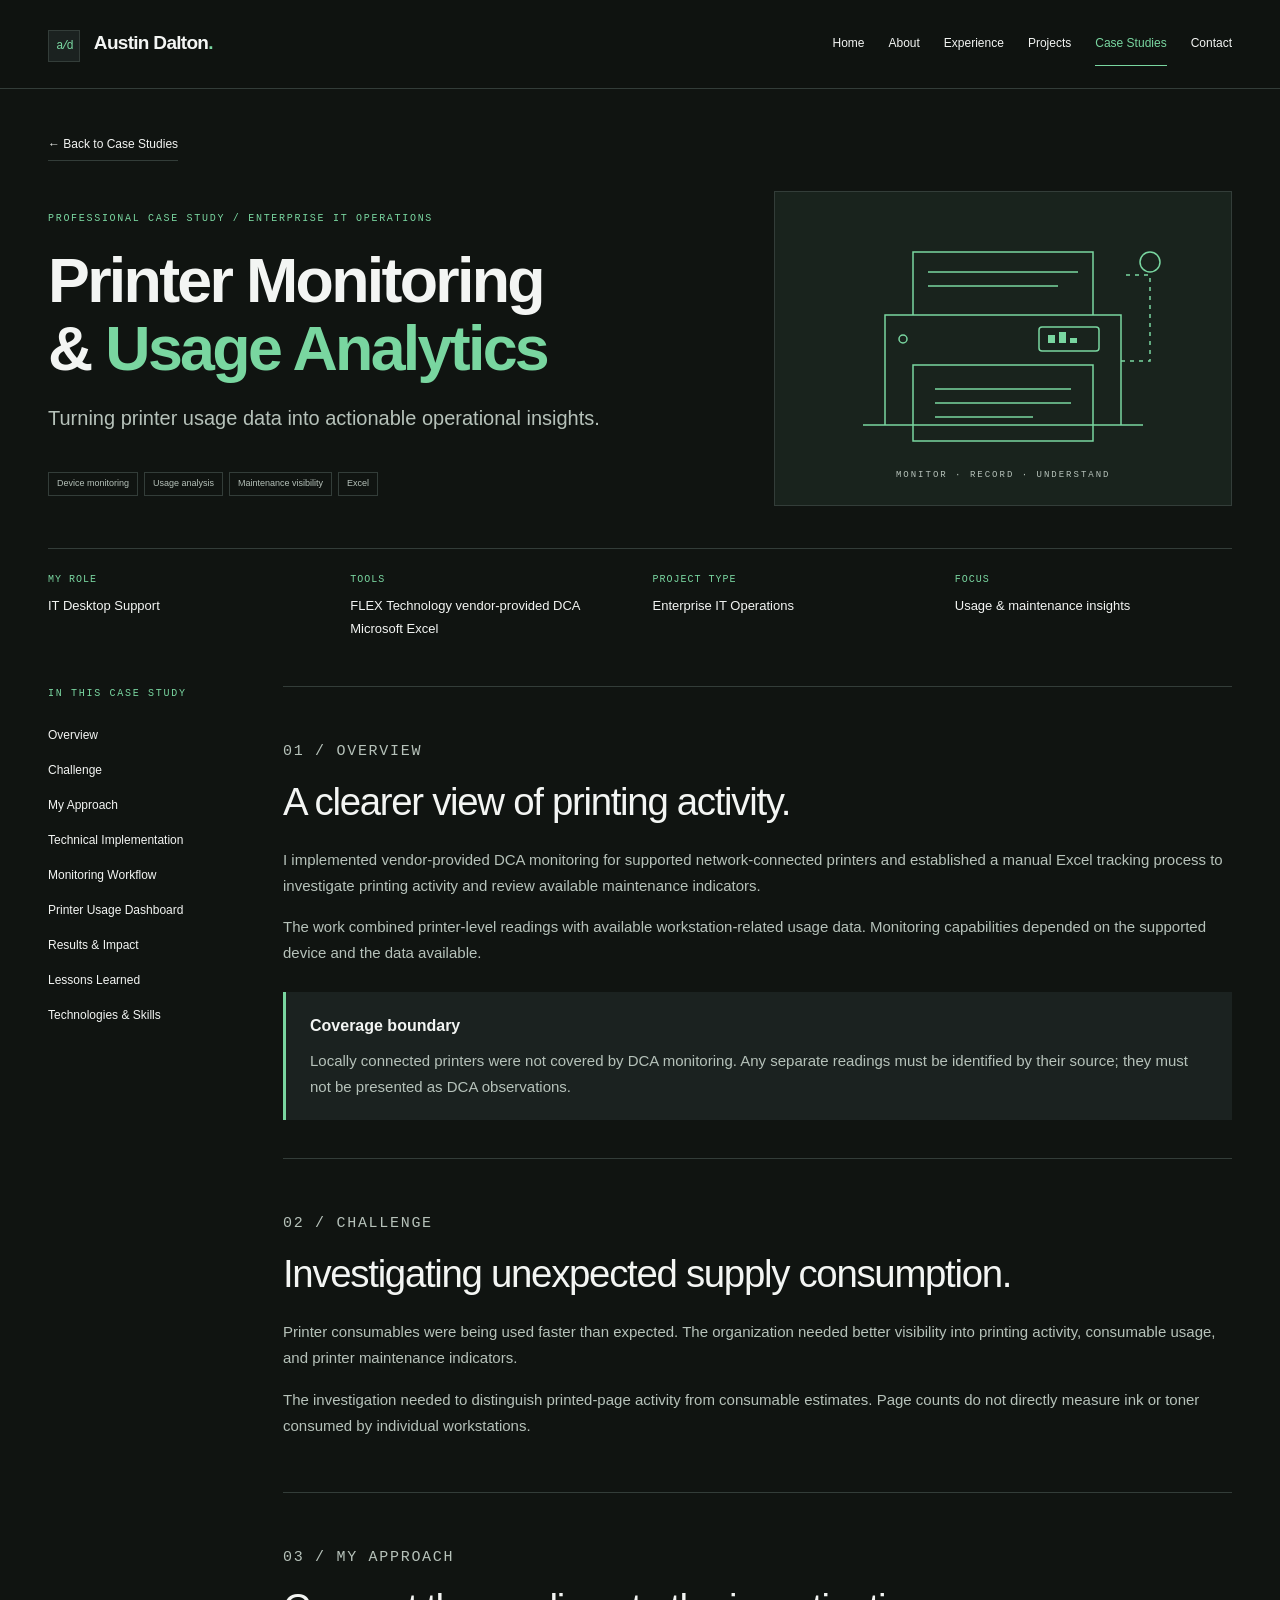
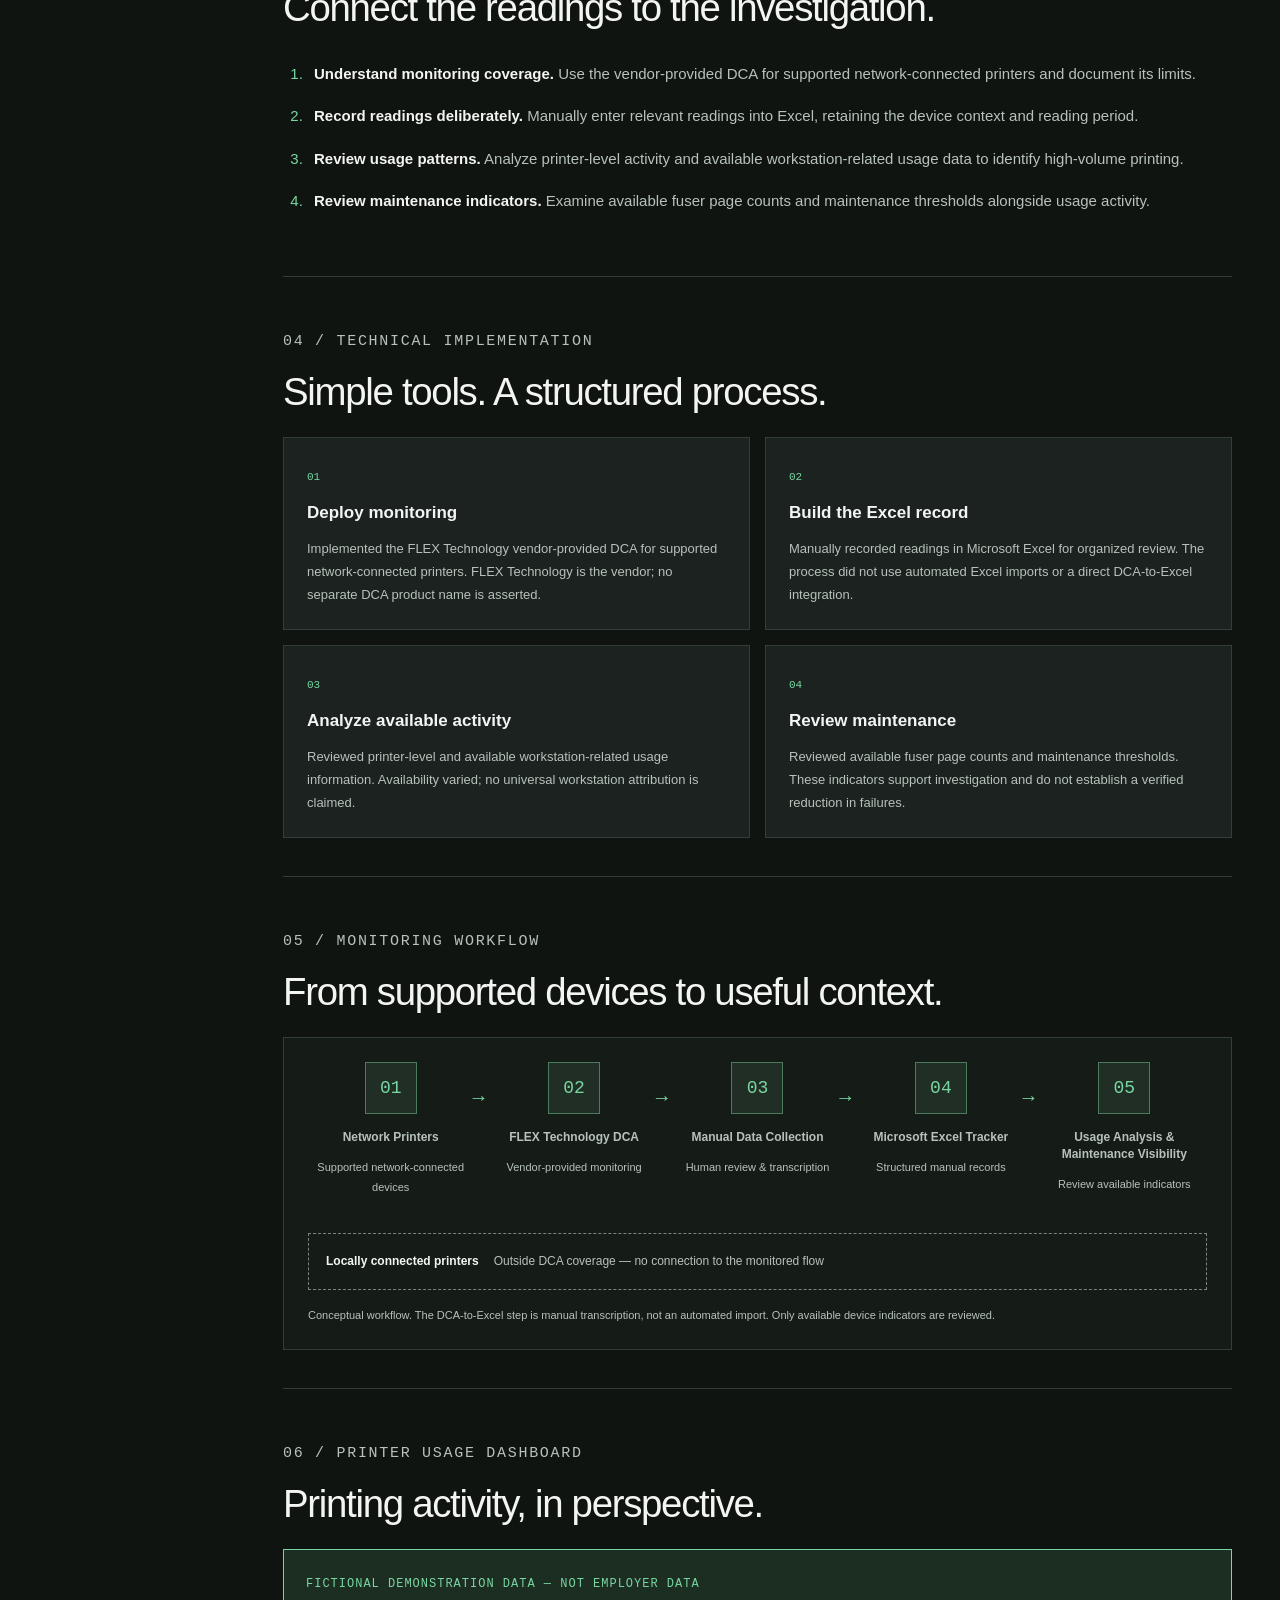
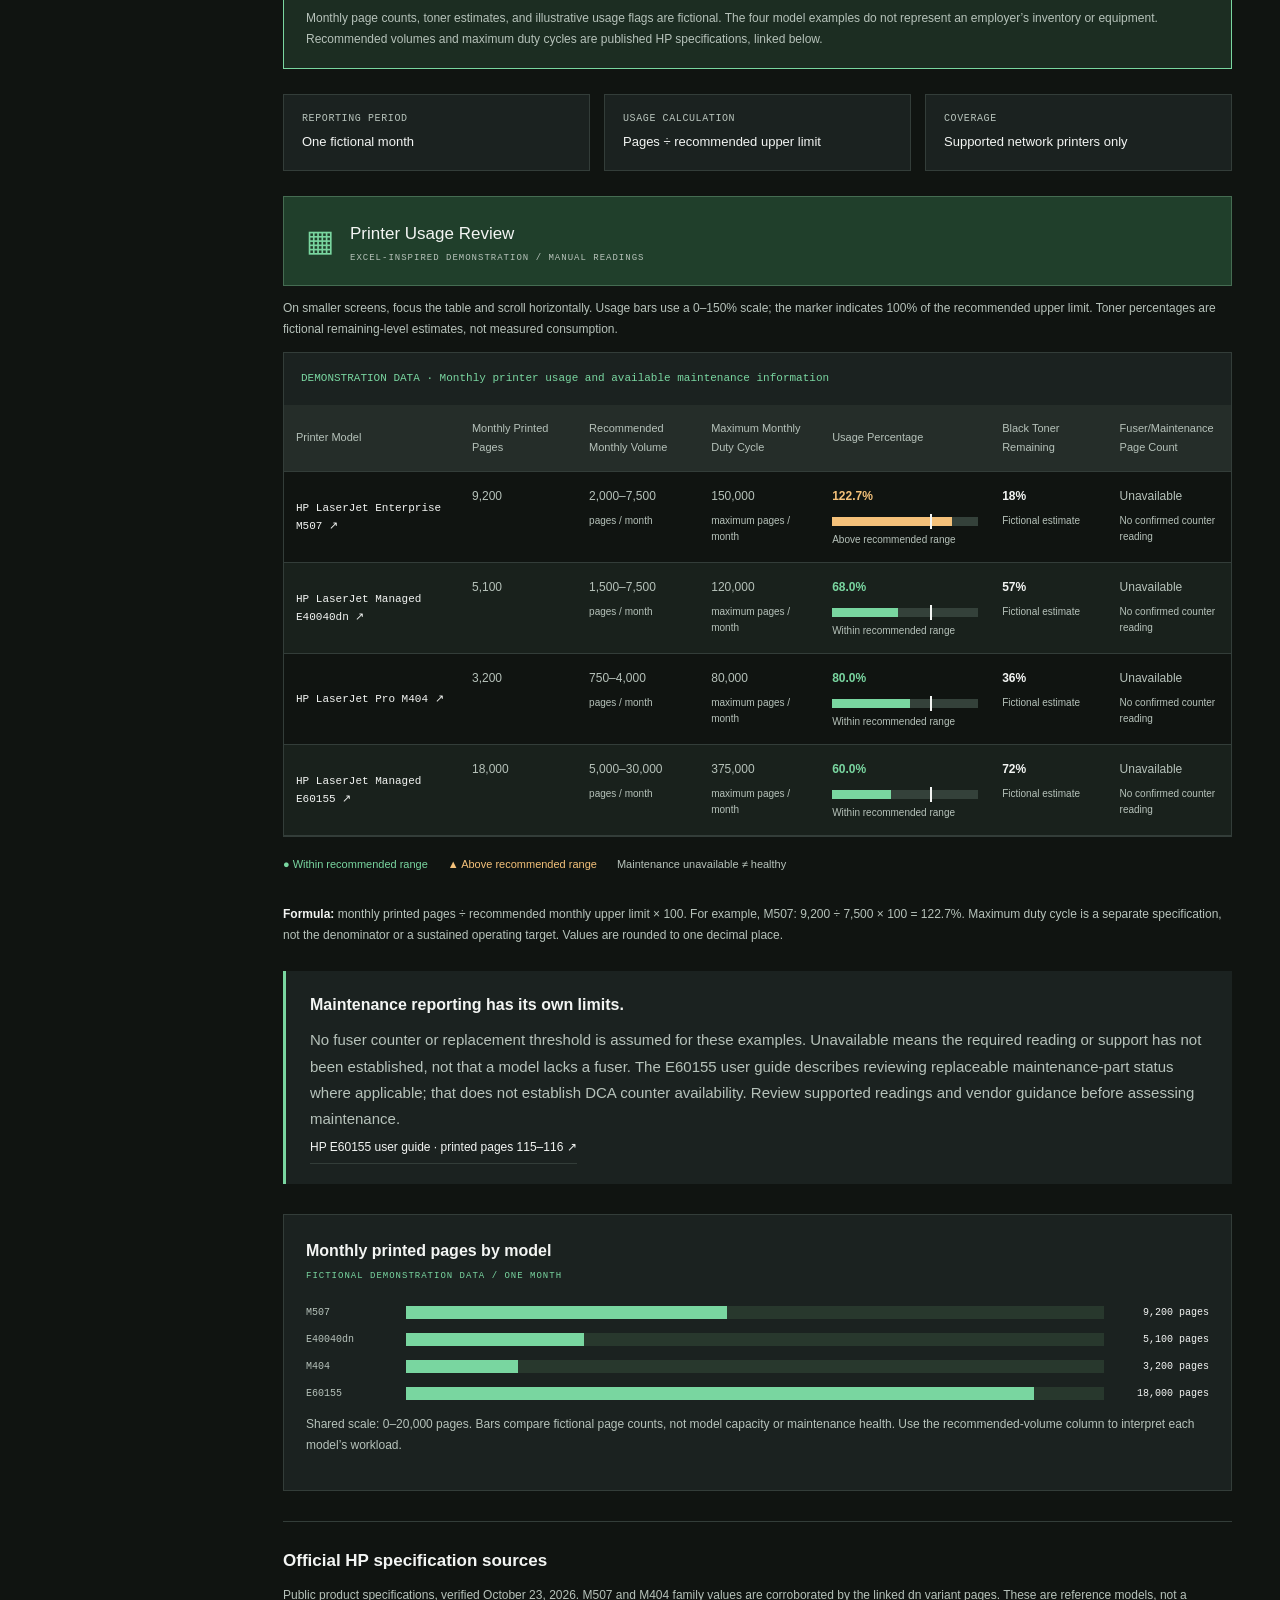
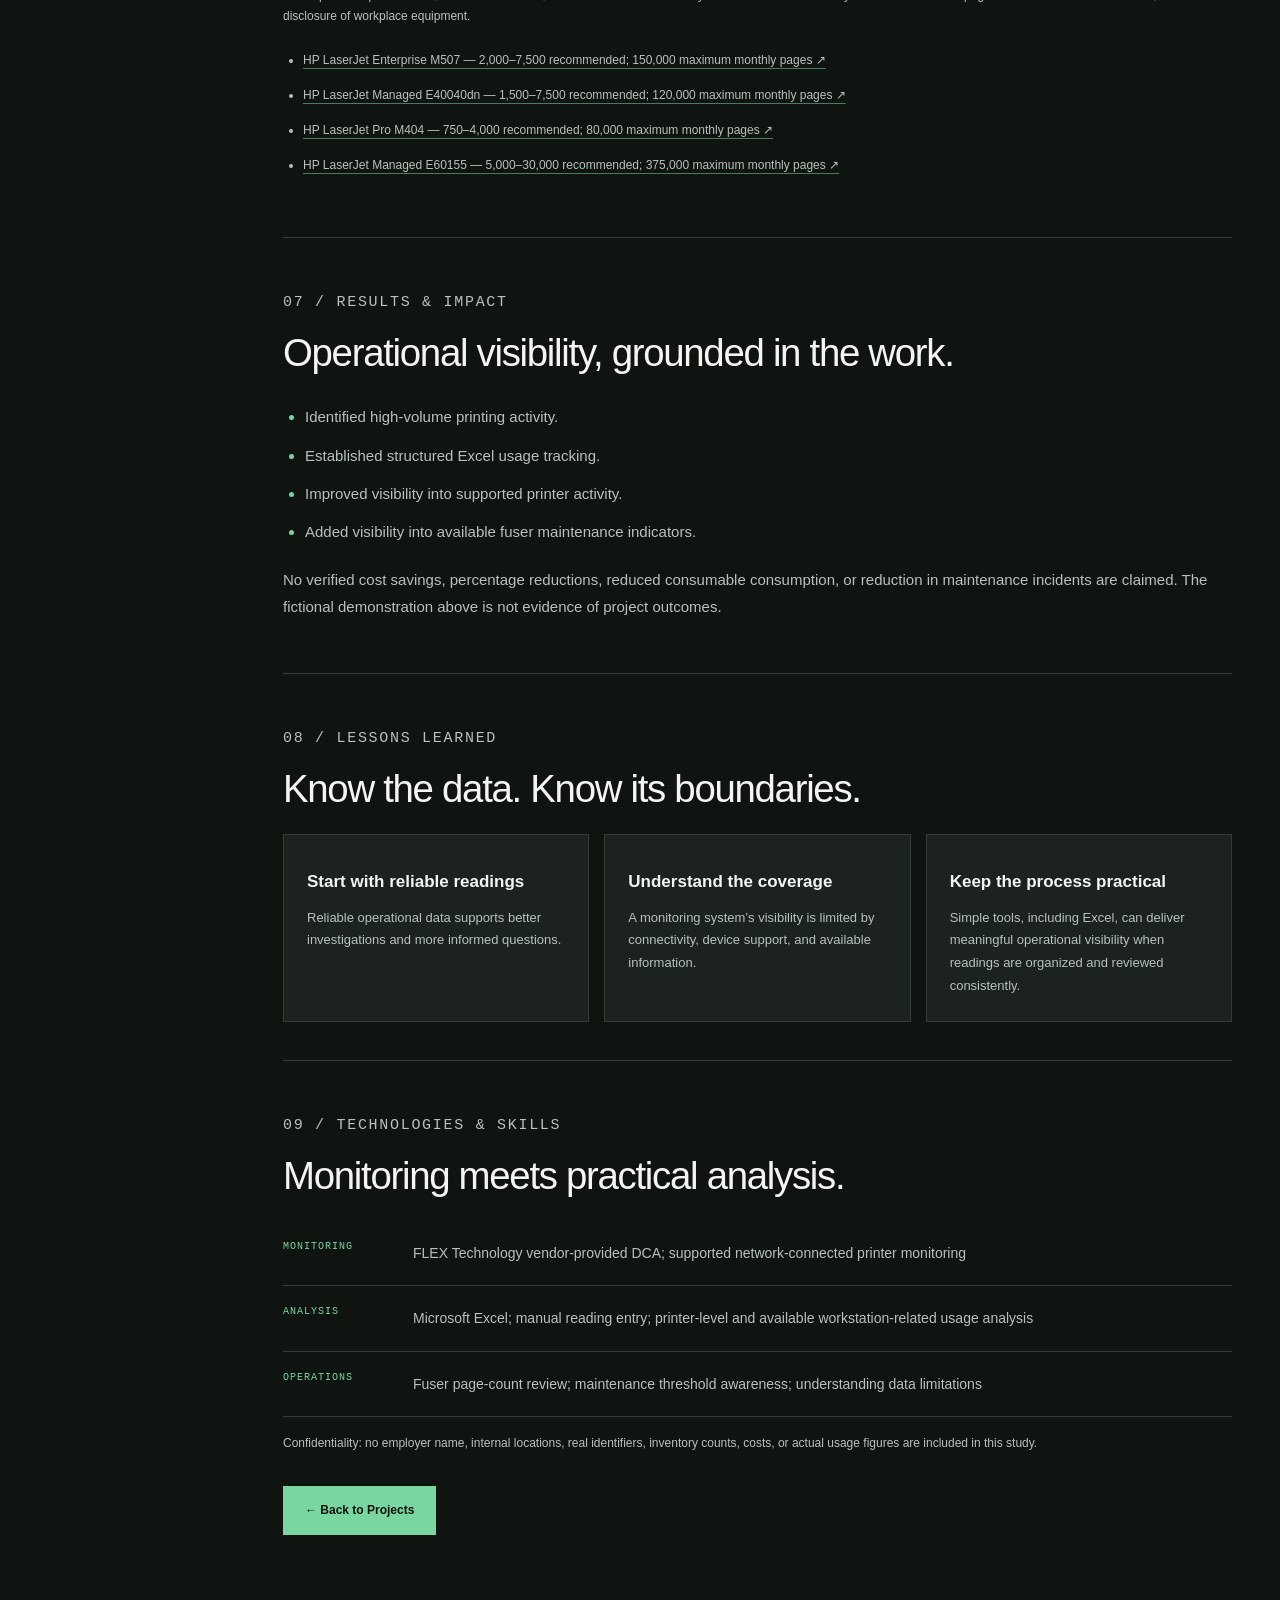
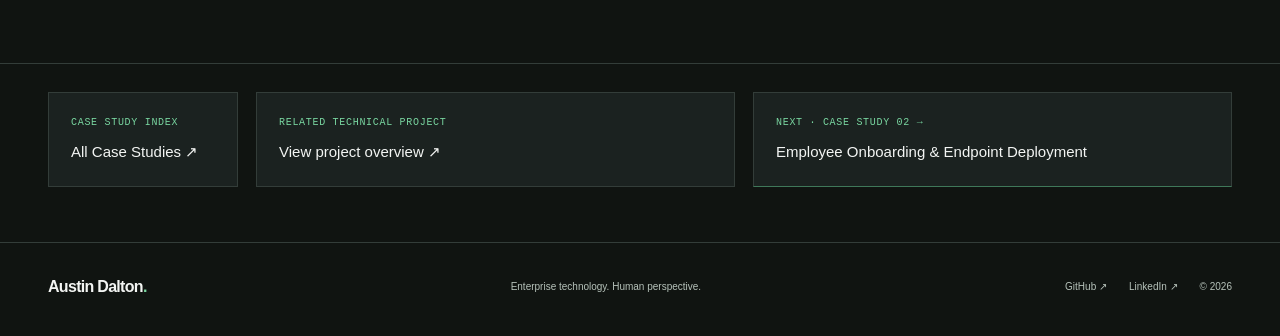
<file: print-monitoring-case-study.html>
<!doctype html>
<html lang="en">
<head>
<meta charset="utf-8">
<meta name="viewport" content="width=device-width,initial-scale=1">
<meta name="description" content="Printer Monitoring &amp; Usage Analytics: supported network printer monitoring, manual Excel readings, and operational insights.">
<meta name="theme-color" content="#101411">
<title>Printer Monitoring &amp; Usage Analytics | Austin Dalton</title>
<link rel="stylesheet" href="redesign.css">
<link rel="stylesheet" href="printer-case-study.css">
<script src="main.js" defer>
</script>
<link rel="stylesheet" href="case-study-navigation.css">
<link rel="stylesheet" href="navigation.css">
</head>
<body class="printer-study"><a class="skip" href="#main">Skip to content</a>
<header class="site-header">
<div class="wrap header-inner"><a class="wordmark" href="index.html"><span class="brand-icon">a/d</span> Austin Dalton<span class="dot">.</span></a>
<nav aria-label="Main navigation"><a href="index.html">Home</a><a href="aboutme.html">About</a><a href="aboutme.html#experience-heading">Experience</a><a href="projects.html">Projects</a><a href="case-studies.html">Case Studies</a><a href="contact.html">Contact</a></nav>
</div>
</header>
<main id="main">
<section class="wrap printer-hero"><a class="text-link" href="case-studies.html">← Back to Case Studies</a>
<div class="printer-hero-grid">
<div>
<p class="section-kicker">Professional case study / Enterprise IT Operations</p>
<h1>Printer Monitoring<br>&amp; <em>Usage Analytics</em>
</h1>
<p class="printer-subtitle">Turning printer usage data into actionable operational insights.</p>
<div class="tags"><span>Device monitoring</span><span>Usage analysis</span><span>Maintenance visibility</span><span>Excel</span>
</div>
</div>
<div class="printer-art"><svg viewBox="0 0 360 260" role="img" aria-labelledby="printer-art-title">
<title id="printer-art-title">Illustration of a network printer and monitoring indicators</title><g fill="none" stroke="currentColor" stroke-width="1.5"><path d="M40 215H320M62 215V105H298V215M90 105V42H270V105M90 155H270V231H90Z"/><path d="M105 62H255M105 76H235M112 179H248M112 193H248M112 207H210"/><rect x="216" y="117" width="60" height="24" rx="3"/><circle cx="80" cy="129" r="4"/><path d="M298 151H327V65H298" stroke-dasharray="4 5"/><circle cx="327" cy="52" r="10"/></g><g fill="currentColor"><rect x="225" y="125" width="7" height="8"/><rect x="236" y="122" width="7" height="11"/><rect x="247" y="128" width="7" height="5"/></g></svg><span>MONITOR · RECORD · UNDERSTAND</span>
</div>
</div>
<dl class="printer-meta">
<div>
<dt>My role</dt>
<dd>IT Desktop Support</dd>
</div>
<div>
<dt>Tools</dt>
<dd>FLEX Technology vendor-provided DCA<br>Microsoft Excel</dd>
</div>
<div>
<dt>Project type</dt>
<dd>Enterprise IT Operations</dd>
</div>
<div>
<dt>Focus</dt>
<dd>Usage &amp; maintenance insights</dd>
</div>
</dl>
</section>
<div class="wrap printer-layout">
<aside class="printer-toc">
<nav aria-label="Case study sections"><span class="section-kicker">In this case study</span><a href="#overview">Overview</a><a href="#challenge">Challenge</a><a href="#approach">My Approach</a><a href="#implementation">Technical Implementation</a><a href="#workflow">Monitoring Workflow</a><a href="#tracker">Printer Usage Dashboard</a><a href="#results">Results & Impact</a><a href="#lessons">Lessons Learned</a><a href="#technologies">Technologies & Skills</a>
</nav>
</aside>
<div class="printer-content">
<section class="printer-section" id="overview">
<p class="section-kicker">01 / Overview</p>
<h2>A clearer view of printing activity.</h2>
<p>I implemented vendor-provided DCA monitoring for supported network-connected printers and established a manual Excel tracking process to investigate printing activity and review available maintenance indicators.</p>
<p>The work combined printer-level readings with available workstation-related usage data. Monitoring capabilities depended on the supported device and the data available.</p>
<div class="scope-note"><strong>Coverage boundary</strong>
<p>Locally connected printers were not covered by DCA monitoring. Any separate readings must be identified by their source; they must not be presented as DCA observations.</p>
</div>
</section>
<section class="printer-section" id="challenge">
<p class="section-kicker">02 / Challenge</p>
<h2>Investigating unexpected supply consumption.</h2>
<p>Printer consumables were being used faster than expected. The organization needed better visibility into printing activity, consumable usage, and printer maintenance indicators.</p>
<p>The investigation needed to distinguish printed-page activity from consumable estimates. Page counts do not directly measure ink or toner consumed by individual workstations.</p>
</section>
<section class="printer-section" id="approach">
<p class="section-kicker">03 / My approach</p>
<h2>Connect the readings to the investigation.</h2>
<ol class="approach-list">
<li><strong>Understand monitoring coverage.</strong> Use the vendor-provided DCA for supported network-connected printers and document its limits.</li>
<li><strong>Record readings deliberately.</strong> Manually enter relevant readings into Excel, retaining the device context and reading period.</li>
<li><strong>Review usage patterns.</strong> Analyze printer-level activity and available workstation-related usage data to identify high-volume printing.</li>
<li><strong>Review maintenance indicators.</strong> Examine available fuser page counts and maintenance thresholds alongside usage activity.</li>
</ol>
</section>
<section class="printer-section" id="implementation">
<p class="section-kicker">04 / Technical implementation</p>
<h2>Simple tools. A structured process.</h2>
<div class="implementation-grid">
<article><span class="step-number">01</span>
<h3>Deploy monitoring</h3>
<p>Implemented the FLEX Technology vendor-provided DCA for supported network-connected printers. FLEX Technology is the vendor; no separate DCA product name is asserted.</p>
</article>
<article><span class="step-number">02</span>
<h3>Build the Excel record</h3>
<p>Manually recorded readings in Microsoft Excel for organized review. The process did not use automated Excel imports or a direct DCA-to-Excel integration.</p>
</article>
<article><span class="step-number">03</span>
<h3>Analyze available activity</h3>
<p>Reviewed printer-level and available workstation-related usage information. Availability varied; no universal workstation attribution is claimed.</p>
</article>
<article><span class="step-number">04</span>
<h3>Review maintenance</h3>
<p>Reviewed available fuser page counts and maintenance thresholds. These indicators support investigation and do not establish a verified reduction in failures.</p>
</article>
</div>
</section>
<section class="printer-section" id="workflow">
<p class="section-kicker">05 / Monitoring workflow</p>
<h2>From supported devices to useful context.</h2>
<figure class="workflow-figure">
<ol class="monitoring-flow">
<li><span class="flow-icon" aria-hidden="true">01</span>
<h3>Network Printers</h3>
<p>Supported network-connected devices</p>
</li>
<li><span class="flow-icon" aria-hidden="true">02</span>
<h3>FLEX Technology DCA</h3>
<p>Vendor-provided monitoring</p>
</li>
<li><span class="flow-icon" aria-hidden="true">03</span>
<h3>Manual Data Collection</h3>
<p>Human review &amp; transcription</p>
</li>
<li><span class="flow-icon" aria-hidden="true">04</span>
<h3>Microsoft Excel Tracker</h3>
<p>Structured manual records</p>
</li>
<li><span class="flow-icon" aria-hidden="true">05</span>
<h3>Usage Analysis &amp; Maintenance Visibility</h3>
<p>Review available indicators</p>
</li>
</ol>
<div class="outside-coverage"><strong>Locally connected printers</strong><span>Outside DCA coverage — no connection to the monitored flow</span>
</div>
<figcaption>Conceptual workflow. The DCA-to-Excel step is manual transcription, not an automated import. Only available device indicators are reviewed.</figcaption>
</figure>
</section>
<section class="printer-section" id="tracker">
<p class="section-kicker">06 / Printer usage dashboard</p>
<h2>Printing activity, in perspective.</h2>
<div class="demo-banner"><strong>FICTIONAL DEMONSTRATION DATA — NOT EMPLOYER DATA</strong>
<p>Monthly page counts, toner estimates, and illustrative usage flags are fictional. The four model examples do not represent an employer’s inventory or equipment. Recommended volumes and maximum duty cycles are published HP specifications, linked below.</p>
</div>
<div class="dashboard-summary">
<div><span>Reporting period</span><strong>One fictional month</strong>
</div>
<div><span>Usage calculation</span><strong>Pages ÷ recommended upper limit</strong>
</div>
<div><span>Coverage</span><strong>Supported network printers only</strong>
</div>
</div>
<div class="workbook-header"><span aria-hidden="true">▦</span>
<div><strong>Printer Usage Review</strong><span>EXCEL-INSPIRED DEMONSTRATION / MANUAL READINGS</span>
</div>
</div>
<p id="tracker-help" class="caption">On smaller screens, focus the table and scroll horizontally. Usage bars use a 0–150% scale; the marker indicates 100% of the recommended upper limit. Toner percentages are fictional remaining-level estimates, not measured consumption.</p>
<div class="tracker-scroll" role="region" aria-label="Printer usage dashboard, fictional demonstration readings" aria-describedby="tracker-help" tabindex="0">
<table><caption>DEMONSTRATION DATA · Monthly printer usage and available maintenance information</caption>
<thead>
<tr>
<th scope="col">Printer Model</th>
<th scope="col">Monthly Printed Pages</th>
<th scope="col">Recommended Monthly Volume</th>
<th scope="col">Maximum Monthly Duty Cycle</th>
<th scope="col">Usage Percentage</th>
<th scope="col">Black Toner Remaining</th>
<th scope="col">Fuser/Maintenance Page Count</th>
<th scope="col">Maintenance Status</th>
</tr>
</thead>
<tbody>
<tr data-model="M507">
<th scope="row"><a href="https://www.hp.com/gb-en/shop/products/printers/hp-laserjet-enterprise-m507dn-1pv87a-b19">HP LaserJet Enterprise M507 ↗</a>
</th>
<td>9,200</td>
<td>2,000–7,500<span class="cell-note">pages / month</span>
</td>
<td>150,000<span class="cell-note">maximum pages / month</span>
</td>
<td class="over-range"><strong>122.7%</strong>
<div class="usage-meter" aria-hidden="true"><span style="--fill:81.778%"></span>
</div><span class="cell-note">Above recommended range</span>
</td>
<td><strong>18%</strong><span class="cell-note">Fictional estimate</span>
</td>
<td>Unavailable<span class="cell-note">No confirmed counter reading</span>
</td>
<td><span class="tracker-status">Not assessed</span>
</td>
</tr>
<tr data-model="E40040dn">
<th scope="row"><a href="https://support.hp.com/au-en/product/product-specs/hp-laserjet-managed-e40040-series/model/22732212">HP LaserJet Managed E40040dn ↗</a>
</th>
<td>5,100</td>
<td>1,500–7,500<span class="cell-note">pages / month</span>
</td>
<td>120,000<span class="cell-note">maximum pages / month</span>
</td>
<td class="within-range"><strong>68.0%</strong>
<div class="usage-meter" aria-hidden="true"><span style="--fill:45.333%"></span>
</div><span class="cell-note">Within recommended range</span>
</td>
<td><strong>57%</strong><span class="cell-note">Fictional estimate</span>
</td>
<td>Unavailable<span class="cell-note">No confirmed counter reading</span>
</td>
<td><span class="tracker-status">Not assessed</span>
</td>
</tr>
<tr data-model="M404">
<th scope="row"><a href="https://www.hp.com/us-en/shop/pdp/hp-laserjet-pro-m404dn">HP LaserJet Pro M404 ↗</a>
</th>
<td>3,200</td>
<td>750–4,000<span class="cell-note">pages / month</span>
</td>
<td>80,000<span class="cell-note">maximum pages / month</span>
</td>
<td class="within-range"><strong>80.0%</strong>
<div class="usage-meter" aria-hidden="true"><span style="--fill:53.333%"></span>
</div><span class="cell-note">Within recommended range</span>
</td>
<td><strong>36%</strong><span class="cell-note">Fictional estimate</span>
</td>
<td>Unavailable<span class="cell-note">No confirmed counter reading</span>
</td>
<td><span class="tracker-status">Not assessed</span>
</td>
</tr>
<tr data-model="E60155">
<th scope="row"><a href="https://support.hp.com/ie-en/product/product-specs/hp-laserjet-managed-e60155-series/20008695">HP LaserJet Managed E60155 ↗</a>
</th>
<td>18,000</td>
<td>5,000–30,000<span class="cell-note">pages / month</span>
</td>
<td>375,000<span class="cell-note">maximum pages / month</span>
</td>
<td class="within-range"><strong>60.0%</strong>
<div class="usage-meter" aria-hidden="true"><span style="--fill:40.000%"></span>
</div><span class="cell-note">Within recommended range</span>
</td>
<td><strong>72%</strong><span class="cell-note">Fictional estimate</span>
</td>
<td>Unavailable<span class="cell-note">No confirmed counter reading</span>
</td>
<td><span class="tracker-status">Check supported parts report</span>
</td>
</tr>
</tbody>
</table>
</div>
<div class="dashboard-legend"><span class="within-range">● Within recommended range</span><span class="over-range">▲ Above recommended range</span><span>Maintenance unavailable ≠ healthy</span>
</div>
<p class="caption"><strong>Formula:</strong> monthly printed pages ÷ recommended monthly upper limit × 100. For example, M507: 9,200 ÷ 7,500 × 100 = 122.7%. Maximum duty cycle is a separate specification, not the denominator or a sustained operating target. Values are rounded to one decimal place.</p>
<div class="scope-note"><strong>Maintenance reporting has its own limits.</strong>
<p>No fuser counter or replacement threshold is assumed for these examples. Unavailable means the required reading or support has not been established, not that a model lacks a fuser. The E60155 user guide describes reviewing replaceable maintenance-part status where applicable; that does not establish DCA counter availability. Review supported readings and vendor guidance before assessing maintenance.</p><a class="text-link" href="https://h10032.www1.hp.com/ctg/Manual/c06198050.pdf">HP E60155 user guide · printed pages 115–116 ↗</a>
</div>
<figure class="volume-chart">
<figcaption><strong>Monthly printed pages by model</strong><span>FICTIONAL DEMONSTRATION DATA / ONE MONTH</span>
</figcaption>
<ul>
<li><span>M507</span>
<div class="volume-track" aria-hidden="true"><span style="--volume:46.0%"></span>
</div><strong>9,200 pages</strong>
</li>
<li><span>E40040dn</span>
<div class="volume-track" aria-hidden="true"><span style="--volume:25.5%"></span>
</div><strong>5,100 pages</strong>
</li>
<li><span>M404</span>
<div class="volume-track" aria-hidden="true"><span style="--volume:16.0%"></span>
</div><strong>3,200 pages</strong>
</li>
<li><span>E60155</span>
<div class="volume-track" aria-hidden="true"><span style="--volume:90.0%"></span>
</div><strong>18,000 pages</strong>
</li>
</ul>
<p class="caption">Shared scale: 0–20,000 pages. Bars compare fictional page counts, not model capacity or maintenance health. Use the recommended-volume column to interpret each model’s workload.</p>
</figure>
<div class="hp-sources">
<h3>Official HP specification sources</h3>
<p>Public product specifications, verified October 23, 2026. M507 and M404 family values are corroborated by the linked dn variant pages. These are reference models, not a disclosure of workplace equipment.</p>
<ul>
<li><a href="https://www.hp.com/gb-en/shop/products/printers/hp-laserjet-enterprise-m507dn-1pv87a-b19">HP LaserJet Enterprise M507 — 2,000–7,500 recommended; 150,000 maximum monthly pages ↗</a>
</li>
<li><a href="https://support.hp.com/au-en/product/product-specs/hp-laserjet-managed-e40040-series/model/22732212">HP LaserJet Managed E40040dn — 1,500–7,500 recommended; 120,000 maximum monthly pages ↗</a>
</li>
<li><a href="https://www.hp.com/us-en/shop/pdp/hp-laserjet-pro-m404dn">HP LaserJet Pro M404 — 750–4,000 recommended; 80,000 maximum monthly pages ↗</a>
</li>
<li><a href="https://support.hp.com/ie-en/product/product-specs/hp-laserjet-managed-e60155-series/20008695">HP LaserJet Managed E60155 — 5,000–30,000 recommended; 375,000 maximum monthly pages ↗</a>
</li>
</ul>
</div>
</section>
<section class="printer-section" id="results">
<p class="section-kicker">07 / Results & impact</p>
<h2>Operational visibility, grounded in the work.</h2>
<ul class="results-list">
<li>Identified high-volume printing activity.</li>
<li>Established structured Excel usage tracking.</li>
<li>Improved visibility into supported printer activity.</li>
<li>Added visibility into available fuser maintenance indicators.</li>
</ul>
<p>No verified cost savings, percentage reductions, reduced consumable consumption, or reduction in maintenance incidents are claimed. The fictional demonstration above is not evidence of project outcomes.</p>
</section>
<section class="printer-section" id="lessons">
<p class="section-kicker">08 / Lessons learned</p>
<h2>Know the data. Know its boundaries.</h2>
<div class="lesson-grid">
<article>
<h3>Start with reliable readings</h3>
<p>Reliable operational data supports better investigations and more informed questions.</p>
</article>
<article>
<h3>Understand the coverage</h3>
<p>A monitoring system’s visibility is limited by connectivity, device support, and available information.</p>
</article>
<article>
<h3>Keep the process practical</h3>
<p>Simple tools, including Excel, can deliver meaningful operational visibility when readings are organized and reviewed consistently.</p>
</article>
</div>
</section>
<section class="printer-section" id="technologies">
<p class="section-kicker">09 / Technologies & skills</p>
<h2>Monitoring meets practical analysis.</h2>
<dl class="skills-list">
<div>
<dt>Monitoring</dt>
<dd>FLEX Technology vendor-provided DCA; supported network-connected printer monitoring</dd>
</div>
<div>
<dt>Analysis</dt>
<dd>Microsoft Excel; manual reading entry; printer-level and available workstation-related usage analysis</dd>
</div>
<div>
<dt>Operations</dt>
<dd>Fuser page-count review; maintenance threshold awareness; understanding data limitations</dd>
</div>
</dl>
<p class="caption">Confidentiality: no employer name, internal locations, real identifiers, inventory counts, costs, or actual usage figures are included in this study.</p><a class="button primary" href="projects.html">← Back to Projects</a>
</section>
</div>
</div>
<nav class="wrap case-study-navigation" aria-label="Case study navigation"><a class="case-index-link" href="case-studies.html"><span>Case study index</span><strong>All Case Studies ↗</strong></a><a href="projects.html#printer-monitoring-project"><span>Related technical project</span><strong>View project overview ↗</strong></a><a href="employee-onboarding-case-study.html"><span>Next · Case Study 02 →</span><strong>Employee Onboarding &amp; Endpoint Deployment</strong></a></nav></main>
<footer class="wrap footer"><a class="wordmark" href="index.html">Austin Dalton<span class="dot">.</span></a><span>Enterprise technology. Human perspective.</span>
<div><a href="https://github.com/AustinDDev">GitHub ↗</a><a href="https://www.linkedin.com/in/austinbdalton/">LinkedIn ↗</a><span>© <span id="year">2026</span></span>
</div>
</footer>
</body>
</html>
</file>
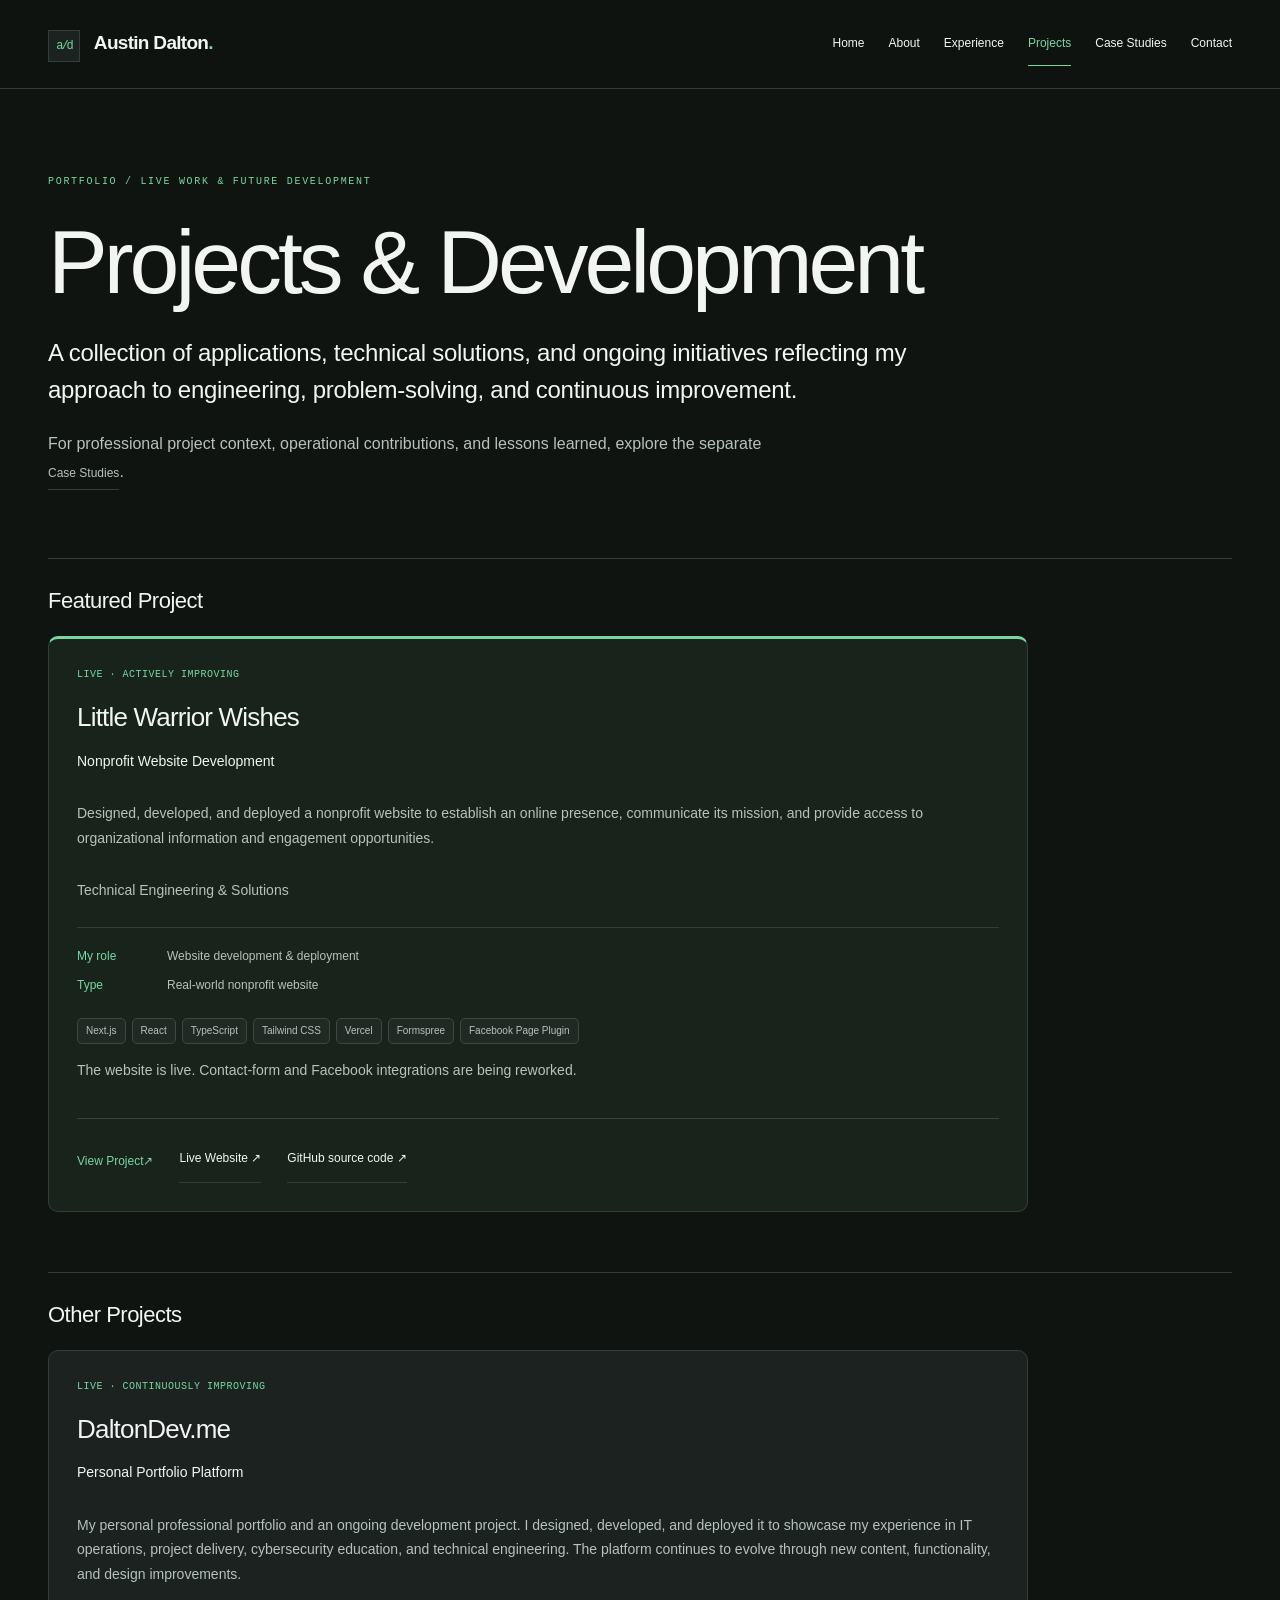
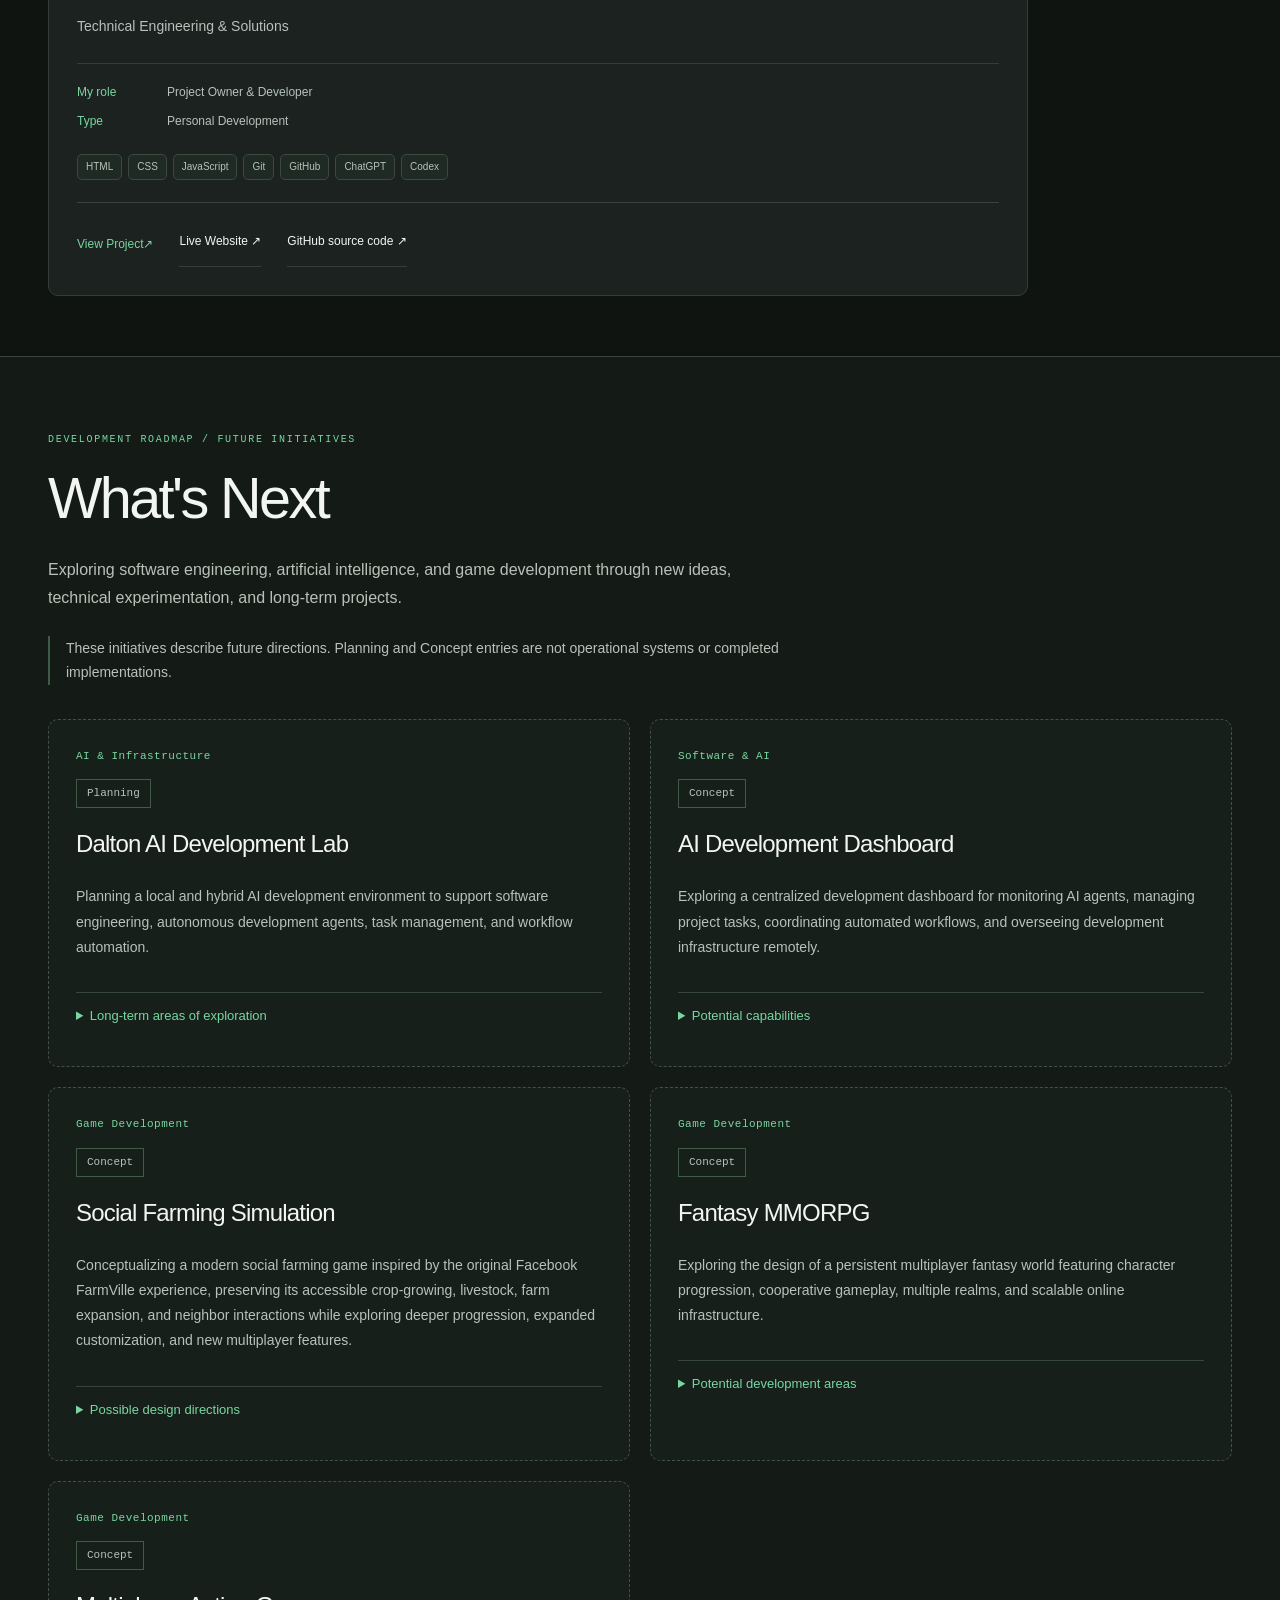
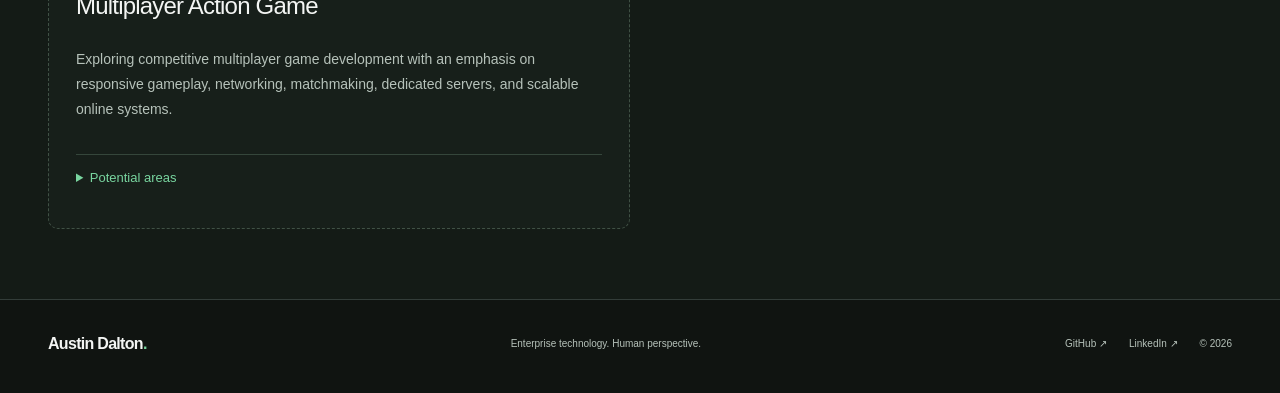
<file: projects.html>
<!doctype html><html lang="en"><head><meta charset="utf-8"><meta name="viewport" content="width=device-width,initial-scale=1"><meta name="description" content="Live development projects by Austin Dalton and a separate roadmap for future software, AI, and game development initiatives."><meta name="theme-color" content="#101411"><title>Projects &amp; Development | Austin Dalton</title><link rel="stylesheet" href="redesign.css"><link rel="stylesheet" href="projects.css"><script src="main.js" defer></script><link rel="stylesheet" href="navigation.css">
<link rel="stylesheet" href="portfolio-sections.css">
<link rel="stylesheet" href="little-warrior-wishes.css">
<link rel="stylesheet" href="development-roadmap.css">
</head><body class="projects-page"><a class="skip" href="#main">Skip to content</a>
<header class="site-header">
<div class="wrap header-inner"><a class="wordmark" href="index.html"><span class="brand-icon">a/d</span> Austin Dalton<span class="dot">.</span></a><nav aria-label="Main navigation"><a href="index.html">Home</a><a href="aboutme.html">About</a><a href="aboutme.html#experience-heading">Experience</a><a href="projects.html">Projects</a><a href="case-studies.html">Case Studies</a><a href="contact.html">Contact</a></nav>
</div>
</header><main id="main">
<section class="wrap selected-work-intro"><p class="section-kicker">Portfolio / Live work &amp; future development</p><h1>Projects &amp; Development</h1><p class="work-subheading">A collection of applications, technical solutions, and ongoing initiatives reflecting my approach to engineering, problem-solving, and continuous improvement.</p><div class="legacy-project-anchors" aria-hidden="true"><span id="technical-projects-heading"></span><span id="additional-work-heading"></span><span id="printer-monitoring-project"></span><span id="employee-onboarding-project"></span><span id="photohut-network-project"></span><span id="windows-migration-project"></span></div><p class="work-introduction">For professional project context, operational contributions, and lessons learned, explore the separate <a class="text-link" href="case-studies.html">Case Studies</a>.</p></section><section class="wrap project-selection live-project-group" aria-labelledby="featured-project-heading"><div class="filter-heading"><h2 id="featured-project-heading">Featured Project</h2></div><div class="cards deliverables-grid"><article class="card deliverable-card lww-featured" id="little-warrior-wishes-project" data-featured="true" aria-labelledby="little-warrior-wishes-title">
<p class="deliverable-status">Live · Actively Improving</p><h3 id="little-warrior-wishes-title">Little Warrior Wishes</h3><p class="project-subtitle">Nonprofit Website Development</p><p>Designed, developed, and deployed a nonprofit website to establish an online presence, communicate its mission, and provide access to organizational information and engagement opportunities.</p><p class="project-category">Technical Engineering &amp; Solutions</p>
<dl class="project-role"><dt>My role</dt><dd>Website development &amp; deployment</dd><dt>Type</dt><dd>Real-world nonprofit website</dd></dl><ul class="skill-tags" aria-label="Technologies and tools"><li>Next.js</li><li>React</li><li>TypeScript</li><li>Tailwind CSS</li><li>Vercel</li><li>Formspree</li><li>Facebook Page Plugin</li></ul><p class="caption">The website is live. Contact-form and Facebook integrations are being reworked.</p>
<div class="deliverable-links"><a class="card-arrow" href="little-warrior-wishes-project.html">View Project <span aria-hidden="true">↗</span></a><a class="text-link" href="https://www.littlewarriorwishes.com/">Live Website ↗</a><a class="text-link" href="https://github.com/AustinDDev/little-warrior-wishes">GitHub source code ↗</a></div></article></div></section><section class="wrap project-selection live-project-group" aria-labelledby="other-projects-heading"><div class="filter-heading"><h2 id="other-projects-heading">Other Projects</h2></div><div class="cards deliverables-grid"><article class="card deliverable-card" id="daltondev-me-project" data-featured="false" aria-labelledby="daltondev-me-title">
<p class="deliverable-status">Live · Continuously Improving</p><h3 id="daltondev-me-title">DaltonDev.me</h3><p class="project-subtitle">Personal Portfolio Platform</p><p>My personal professional portfolio and an ongoing development project. I designed, developed, and deployed it to showcase my experience in IT operations, project delivery, cybersecurity education, and technical engineering. The platform continues to evolve through new content, functionality, and design improvements.</p><p class="project-category">Technical Engineering &amp; Solutions</p>
<dl class="project-role"><dt>My role</dt><dd>Project Owner &amp; Developer</dd><dt>Type</dt><dd>Personal Development</dd></dl><ul class="skill-tags" aria-label="Technologies and tools"><li>HTML</li><li>CSS</li><li>JavaScript</li><li>Git</li><li>GitHub</li><li>ChatGPT</li><li>Codex</li></ul>
<div class="deliverable-links"><a class="card-arrow" href="daltondev-me-project.html">View Project <span aria-hidden="true">↗</span></a><a class="text-link" href="https://daltondev.me">Live Website ↗</a><a class="text-link" href="https://github.com/AustinDDev/MyWebsite">GitHub source code ↗</a></div></article></div></section><section class="section technical-roadmap development-roadmap" id="upcoming-projects" aria-labelledby="upcoming-heading"><div class="wrap"><p class="section-kicker">Development roadmap / Future initiatives</p><h2 id="upcoming-heading">What's Next</h2><p class="upcoming-intro">Exploring software engineering, artificial intelligence, and game development through new ideas, technical experimentation, and long-term projects.</p><p class="roadmap-disclaimer">These initiatives describe future directions. Planning and Concept entries are not operational systems or completed implementations.</p><div class="legacy-project-anchors" aria-hidden="true"><span id="enterprise-infrastructure"></span><span id="security-monitoring"></span><span id="it-operations-dashboard"></span><span id="enterprise-network"></span><span id="ai-it-assistant"></span><span id="asset-management"></span></div><div class="cards roadmap-grid"><article class="card roadmap-initiative" id="dalton-ai-development-lab" aria-labelledby="dalton-ai-development-lab-title"><p class="roadmap-category">AI &amp; Infrastructure</p><p class="roadmap-status">Planning</p><h3 id="dalton-ai-development-lab-title">Dalton AI Development Lab</h3><p>Planning a local and hybrid AI development environment to support software engineering, autonomous development agents, task management, and workflow automation.</p><details><summary>Long-term areas of exploration</summary><ul><li>Local AI model inference</li><li>Hybrid local/cloud processing</li><li>Specialized development agents</li><li>AI-assisted software engineering</li><li>Task orchestration</li><li>Development infrastructure</li><li>Remote monitoring and management</li></ul><p class="roadmap-note">Proposed areas of exploration, not completed features.</p></details></article><article class="card roadmap-initiative" id="ai-development-dashboard" aria-labelledby="ai-development-dashboard-title"><p class="roadmap-category">Software &amp; AI</p><p class="roadmap-status">Concept</p><h3 id="ai-development-dashboard-title">AI Development Dashboard</h3><p>Exploring a centralized development dashboard for monitoring AI agents, managing project tasks, coordinating automated workflows, and overseeing development infrastructure remotely.</p><details><summary>Potential capabilities</summary><ul><li>AI agent status monitoring</li><li>Task and project management</li><li>GitHub Projects integration</li><li>Agent workload coordination</li><li>Remote management interface</li><li>Development progress tracking</li><li>System health monitoring</li></ul><p class="roadmap-note">Proposed areas of exploration, not completed features.</p></details></article><article class="card roadmap-initiative" id="social-farming-simulation" aria-labelledby="social-farming-simulation-title"><p class="roadmap-category">Game Development</p><p class="roadmap-status">Concept</p><h3 id="social-farming-simulation-title">Social Farming Simulation</h3><p>Conceptualizing a modern social farming game inspired by the original Facebook FarmVille experience, preserving its accessible crop-growing, livestock, farm expansion, and neighbor interactions while exploring deeper progression, expanded customization, and new multiplayer features.</p><details><summary>Possible design directions</summary><ul><li>Planting, growing, and harvesting crops</li><li>Time-based crop growth</li><li>Buying and selling farm goods</li><li>Earning in-game currency and expanding farmland</li><li>Raising livestock</li><li>Decorating and customizing farms</li><li>Visiting neighbors and helping friends</li><li>Unlocking crops, buildings, and equipment</li><li>Expanded livestock management</li><li>Crafting and production chains</li><li>Seasonal events and community activities</li><li>Cooperative farming and trading</li><li>Long-term progression</li><li>Expanded buildings and decorations</li><li>Cross-device or multiplayer functionality</li></ul><p class="roadmap-note">An original game concept with no affiliation with Zynga or FarmVille rights holders. These are possibilities, not implementation commitments.</p><p class="roadmap-note">Proposed areas of exploration, not completed features.</p></details></article><article class="card roadmap-initiative" id="fantasy-mmorpg" aria-labelledby="fantasy-mmorpg-title"><p class="roadmap-category">Game Development</p><p class="roadmap-status">Concept</p><h3 id="fantasy-mmorpg-title">Fantasy MMORPG</h3><p>Exploring the design of a persistent multiplayer fantasy world featuring character progression, cooperative gameplay, multiple realms, and scalable online infrastructure.</p><details><summary>Potential development areas</summary><ul><li>Persistent online worlds</li><li>Character classes and progression</li><li>Multiplayer combat systems</li><li>Cooperative group activities</li><li>Multiple realms</li><li>Server architecture</li><li>Player persistence</li><li>Scalable networking</li><li>World-building and exploration</li></ul><p class="roadmap-note">A long-term concept; no operational game or multiplayer server is claimed.</p><p class="roadmap-note">Proposed areas of exploration, not completed features.</p></details></article><article class="card roadmap-initiative" id="multiplayer-action-game" aria-labelledby="multiplayer-action-game-title"><p class="roadmap-category">Game Development</p><p class="roadmap-status">Concept</p><h3 id="multiplayer-action-game-title">Multiplayer Action Game</h3><p>Exploring competitive multiplayer game development with an emphasis on responsive gameplay, networking, matchmaking, dedicated servers, and scalable online systems.</p><details><summary>Potential areas</summary><ul><li>Multiplayer game mechanics</li><li>Dedicated server architecture</li><li>Player matchmaking</li><li>Session management</li><li>Networking and synchronization</li><li>Competitive gameplay</li><li>Server performance</li><li>Scalability testing</li></ul><p class="roadmap-note">Proposed areas of exploration, not completed features.</p></details></article></div></div></section></main><footer class="wrap footer"><a class="wordmark" href="index.html">Austin Dalton<span class="dot">.</span></a><span>Enterprise technology. Human perspective.</span>
<div><a href="https://github.com/AustinDDev">GitHub ↗</a><a href="https://www.linkedin.com/in/austinbdalton/">LinkedIn ↗</a><span>© <span id="year">2026</span></span>
</div></footer></body></html>
</file>
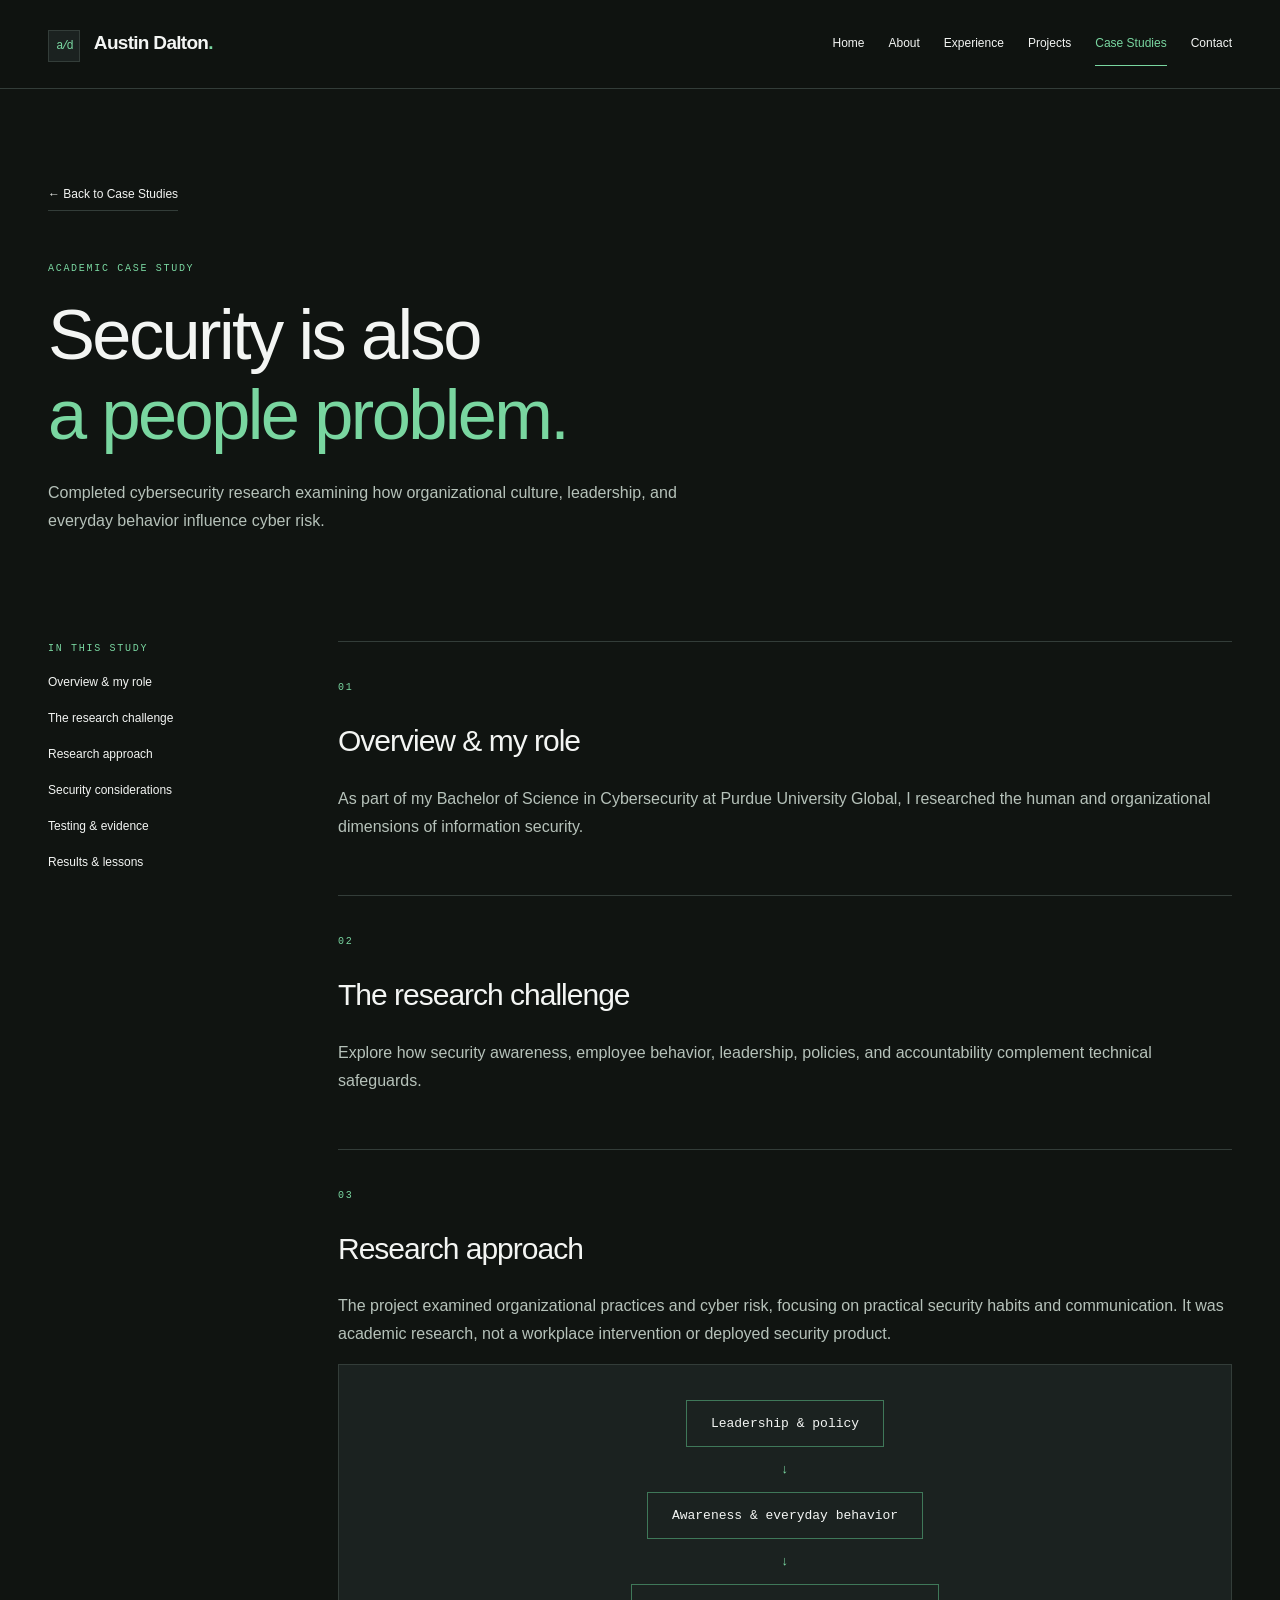
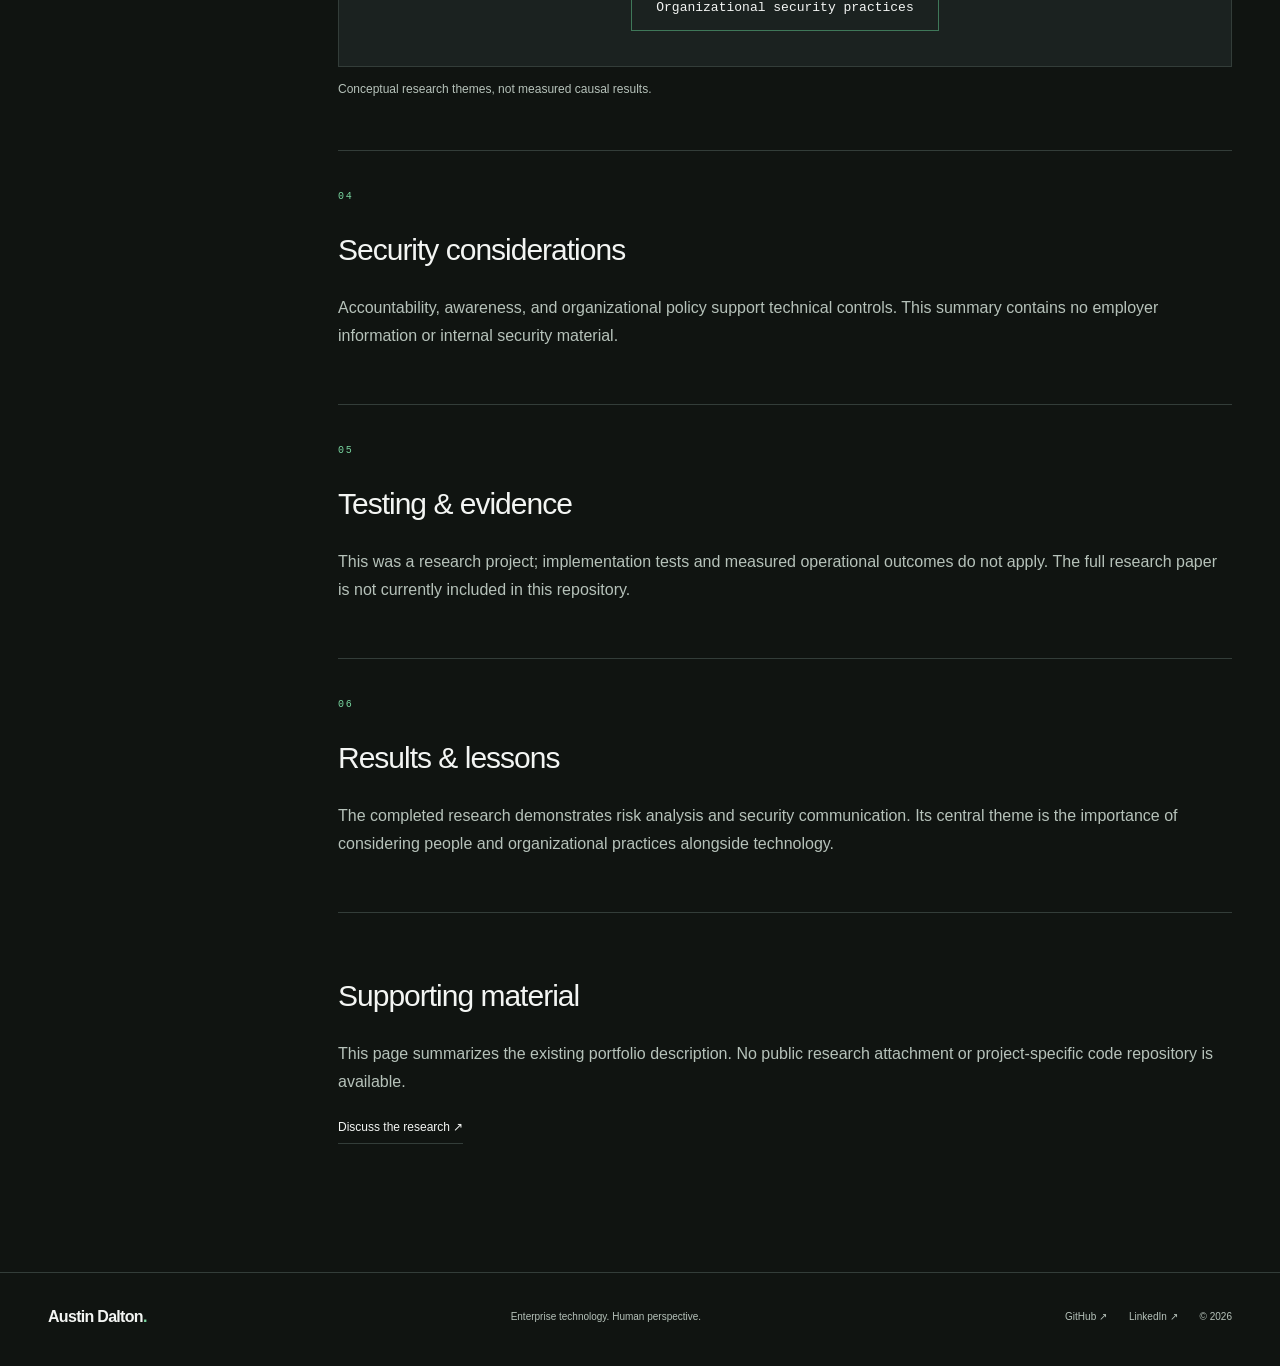
<file: security-culture-case-study.html>
<!doctype html><html lang="en"><head><meta charset="utf-8"><meta name="viewport" content="width=device-width,initial-scale=1"><meta name="description" content="Austin Dalton — enterprise IT operations, infrastructure, and cybersecurity education."><meta name="theme-color" content="#0B0F0D"><title>Security is also  a people problem.  | Austin Dalton</title><link rel="stylesheet" href="redesign.css"><script src="main.js" defer></script><link rel="stylesheet" href="navigation.css">
</head><body><a class="skip" href="#main">Skip to content</a><header class="site-header"><div class="wrap header-inner"><a class="wordmark" href="index.html"><span class="brand-icon">a/d</span> Austin Dalton<span class="dot">.</span></a><nav aria-label="Main navigation"><a href="index.html">Home</a><a href="aboutme.html">About</a><a href="aboutme.html#experience-heading">Experience</a><a href="projects.html">Projects</a><a href="case-studies.html">Case Studies</a><a href="contact.html">Contact</a></nav></div></header><main id="main"><section class="section wrap case-hero"><a class="text-link" href="case-studies.html">← Back to Case Studies</a><div class="section-kicker">Academic case study</div><h1>Security is also<br><em>a people problem.</em></h1><p class="hero-sub">Completed cybersecurity research examining how organizational culture, leadership, and everyday behavior influence cyber risk.</p></section><div class="wrap case-layout"><aside><span class="section-kicker">In this study</span><a href="#study-0">Overview & my role</a><a href="#study-1">The research challenge</a><a href="#study-2">Research approach</a><a href="#study-3">Security considerations</a><a href="#study-4">Testing & evidence</a><a href="#study-5">Results & lessons</a></aside><div><section class="case-section" id="study-0"><div class="section-kicker">01</div><h2>Overview & my role</h2><p>As part of my Bachelor of Science in Cybersecurity at Purdue University Global, I researched the human and organizational dimensions of information security.</p></section><section class="case-section" id="study-1"><div class="section-kicker">02</div><h2>The research challenge</h2><p>Explore how security awareness, employee behavior, leadership, policies, and accountability complement technical safeguards.</p></section><section class="case-section" id="study-2"><div class="section-kicker">03</div><h2>Research approach</h2><p>The project examined organizational practices and cyber risk, focusing on practical security habits and communication. It was academic research, not a workplace intervention or deployed security product.</p><div class="architecture-flow"><span>Leadership & policy</span><b>↓</b><span>Awareness & everyday behavior</span><b>↓</b><span>Organizational security practices</span></div><p class="caption">Conceptual research themes, not measured causal results.</p></section><section class="case-section" id="study-3"><div class="section-kicker">04</div><h2>Security considerations</h2><p>Accountability, awareness, and organizational policy support technical controls. This summary contains no employer information or internal security material.</p></section><section class="case-section" id="study-4"><div class="section-kicker">05</div><h2>Testing & evidence</h2><p>This was a research project; implementation tests and measured operational outcomes do not apply. The full research paper is not currently included in this repository.</p></section><section class="case-section" id="study-5"><div class="section-kicker">06</div><h2>Results & lessons</h2><p>The completed research demonstrates risk analysis and security communication. Its central theme is the importance of considering people and organizational practices alongside technology.</p></section><section class="case-section"><h2>Supporting material</h2><p>This page summarizes the existing portfolio description. No public research attachment or project-specific code repository is available.</p><a class="text-link" href="contact.html">Discuss the research ↗</a></section></div></div></main><footer class="wrap footer"><a class="wordmark" href="index.html">Austin Dalton<span class="dot">.</span></a><span>Enterprise technology. Human perspective.</span><div><a href="https://github.com/AustinDDev">GitHub ↗</a><a href="https://www.linkedin.com/in/austinbdalton/">LinkedIn ↗</a><span>© <span id="year">2026</span></span></div></footer></body></html>
</file>
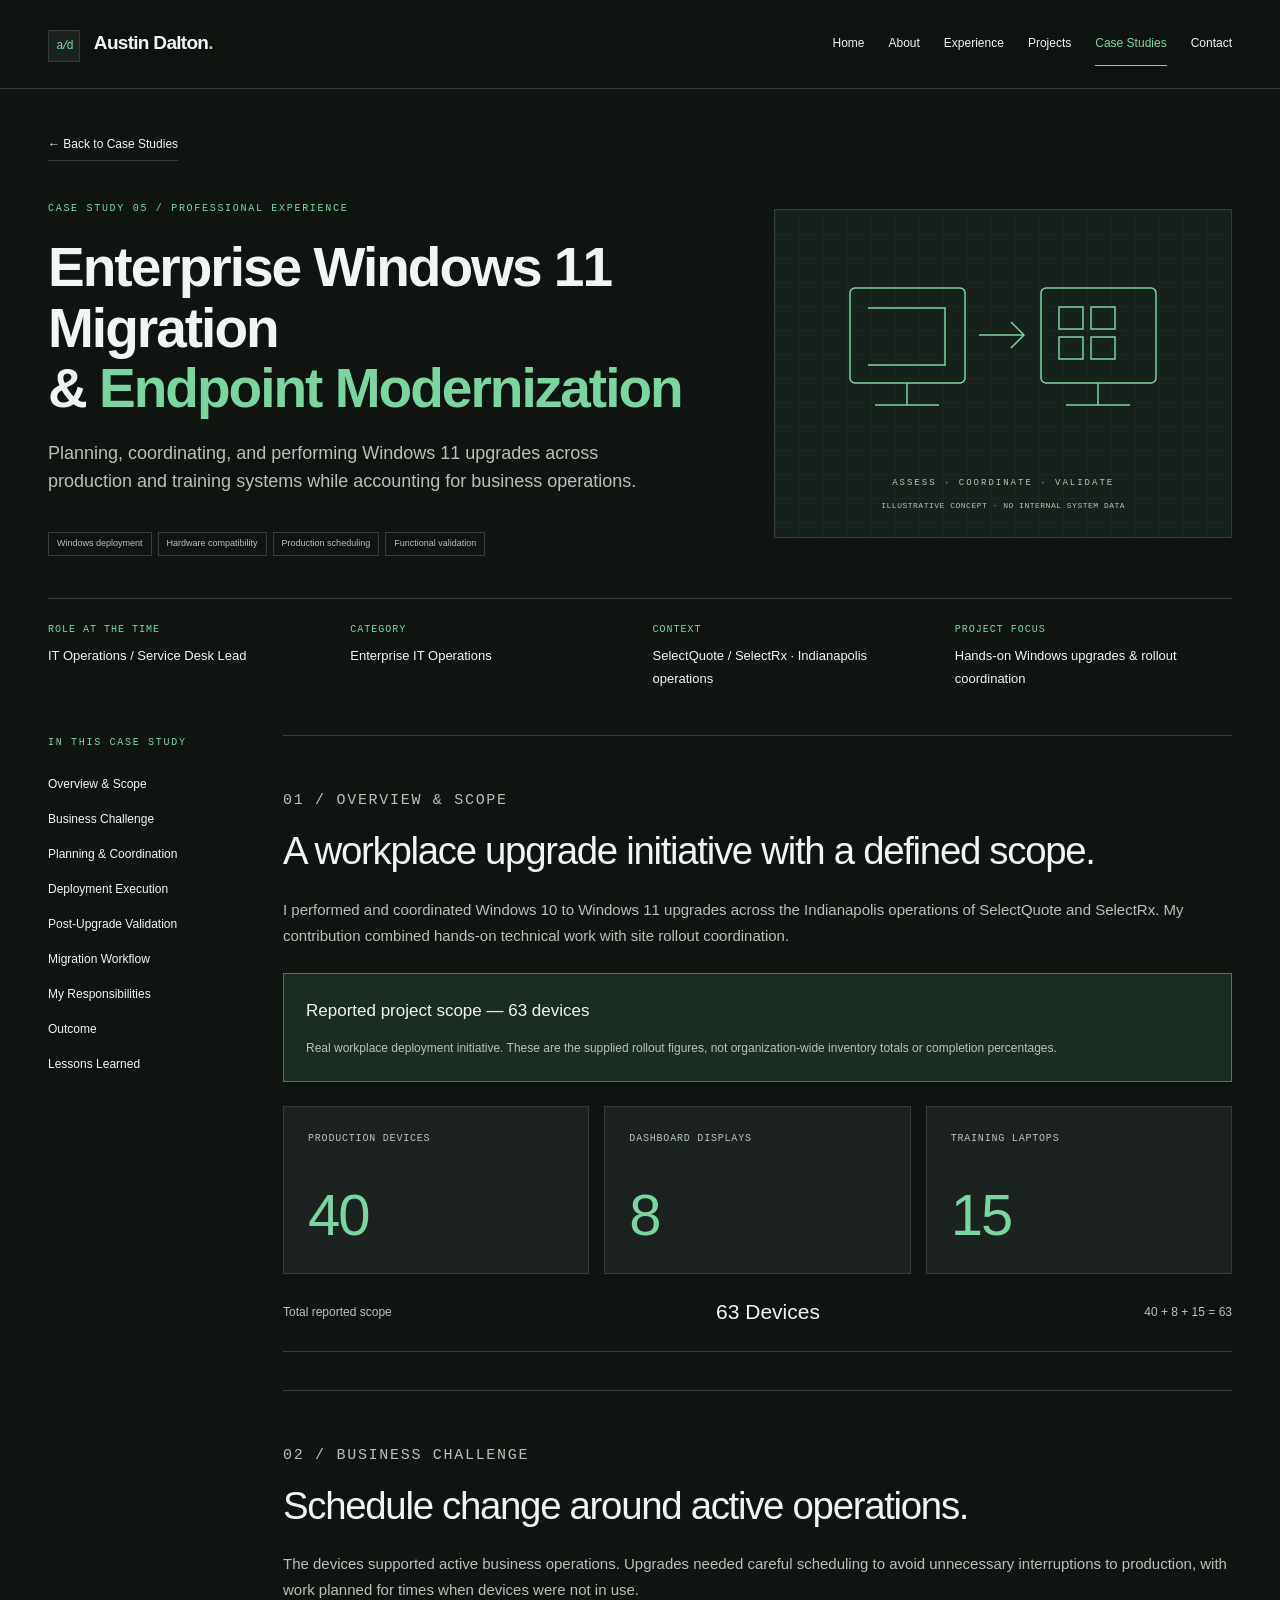
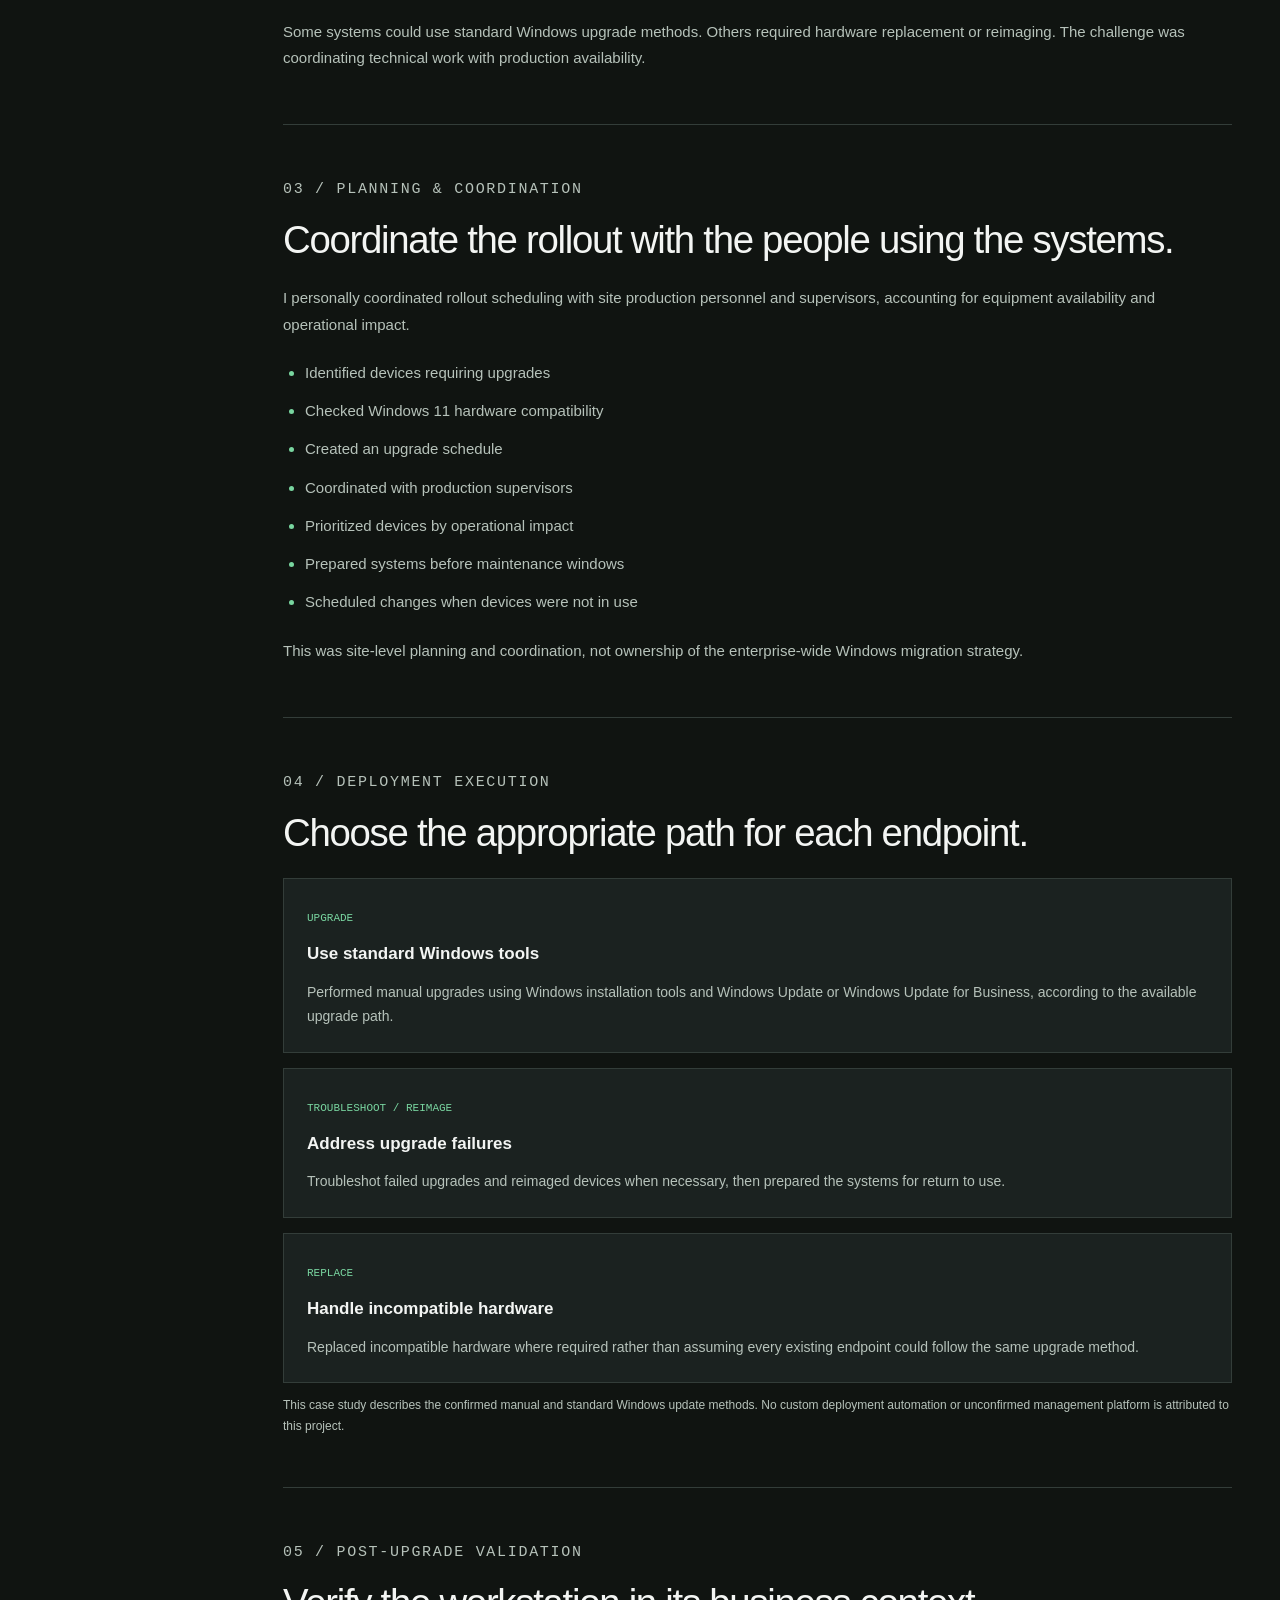
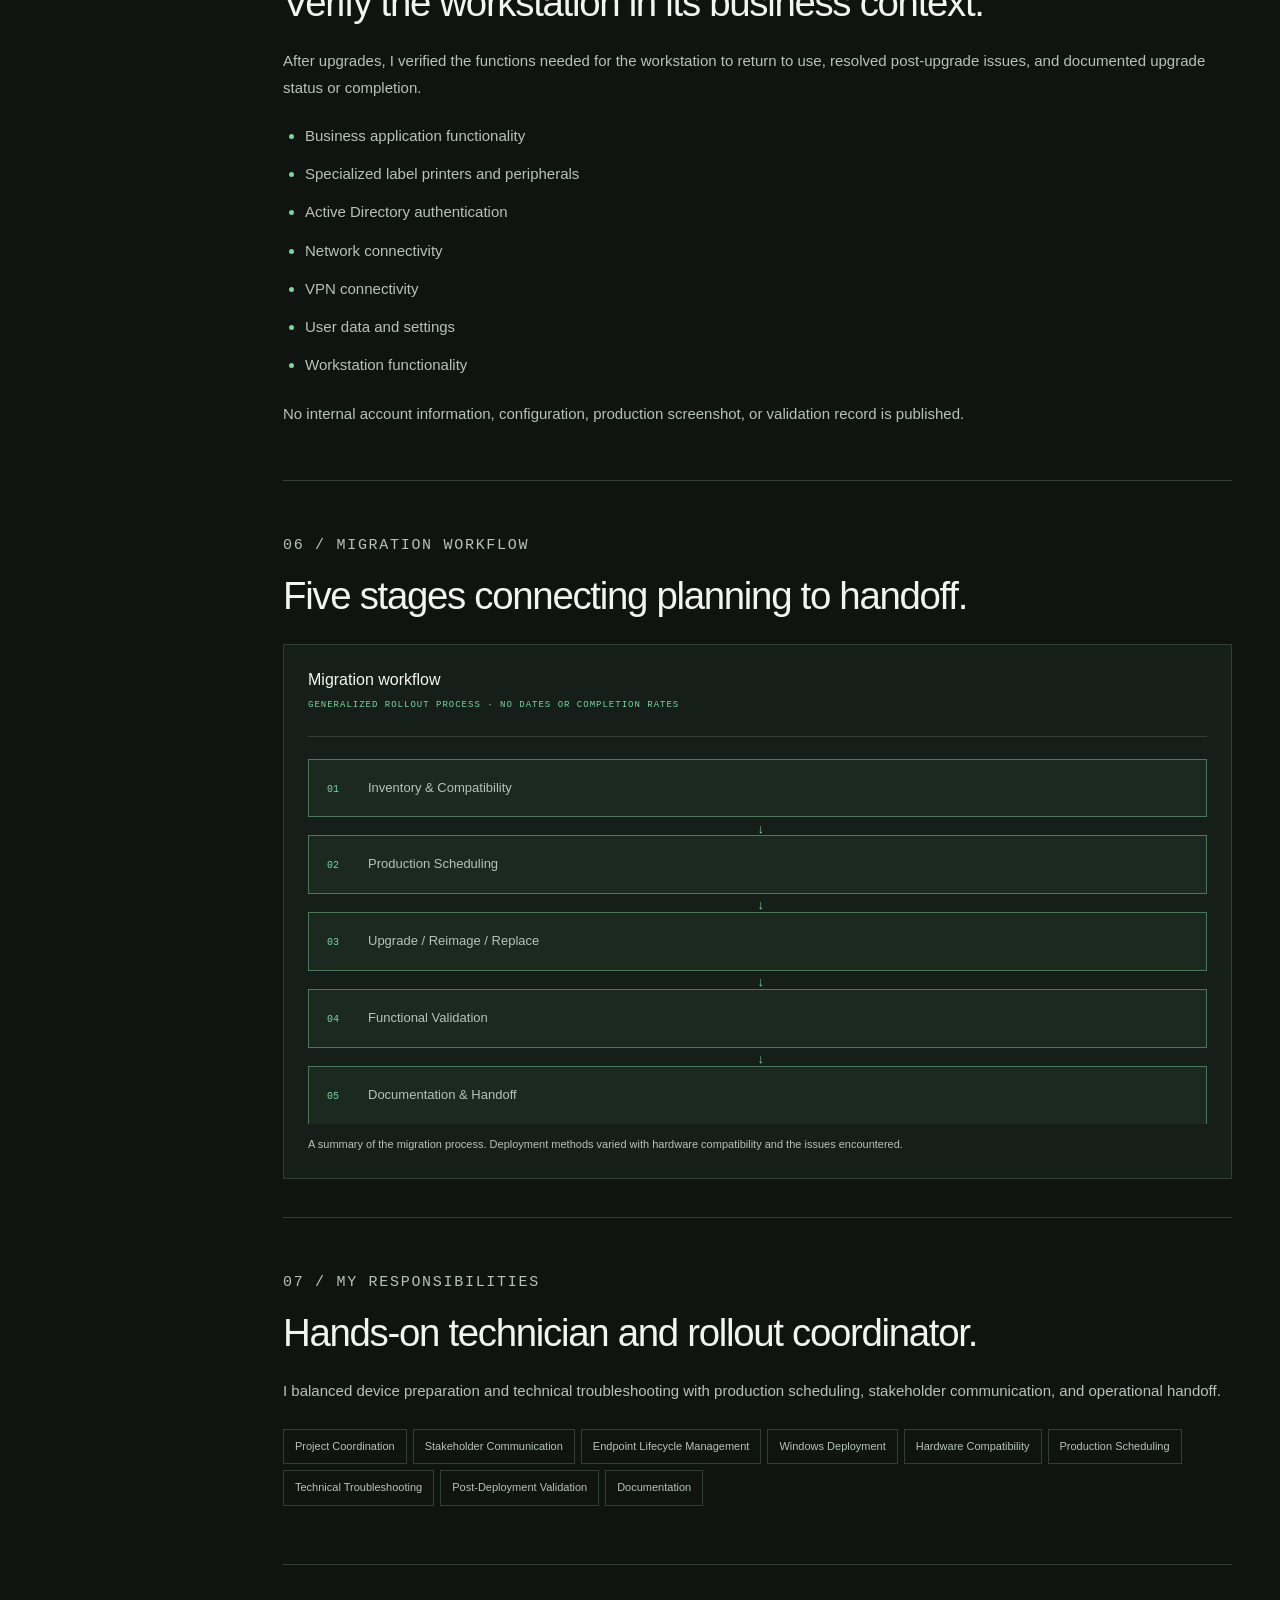
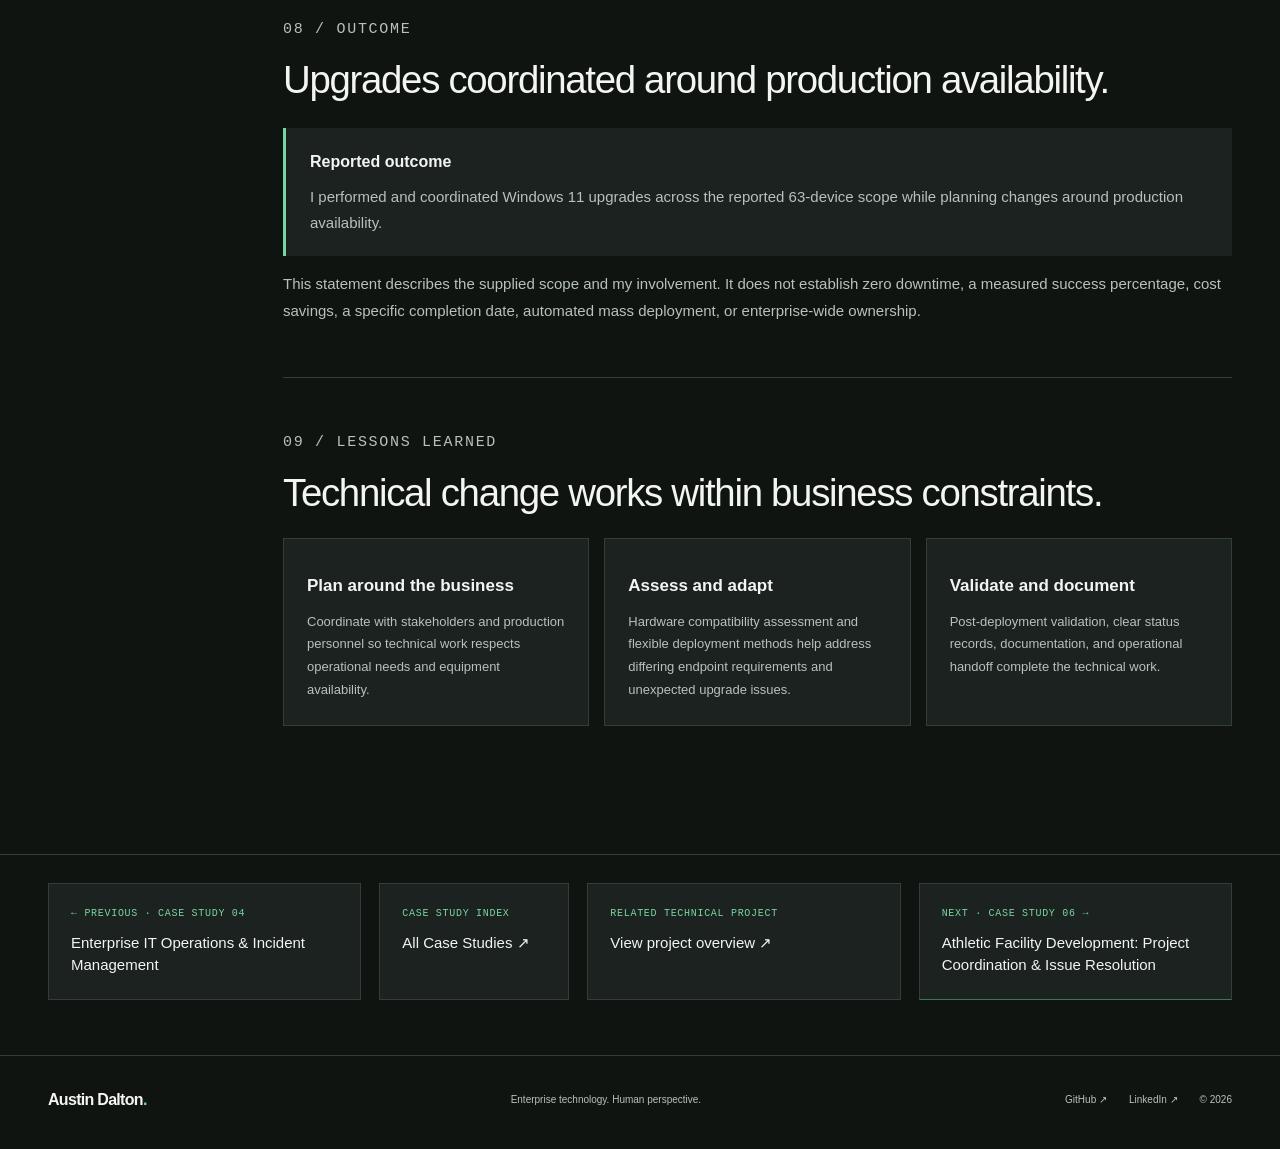
<file: windows-11-migration-case-study.html>
<!doctype html>
<html lang="en">
<head>
<meta charset="utf-8">
<meta name="viewport" content="width=device-width,initial-scale=1">
<meta name="description" content="Professional case study on site-level Windows 11 rollout coordination, compatibility checks, manual upgrades, reimaging, replacement, and validation.">
<meta name="theme-color" content="#101411">
<title>Enterprise Windows 11 Migration &amp; Endpoint Modernization | Austin Dalton</title>
<link rel="stylesheet" href="redesign.css">
<link rel="stylesheet" href="printer-case-study.css"><link rel="stylesheet" href="enterprise-case-studies.css">
<script src="main.js" defer>
</script>
<link rel="stylesheet" href="case-study-navigation.css">
<link rel="stylesheet" href="navigation.css">
</head>
<body class="printer-study enterprise-study migration-study"><a class="skip" href="#main">Skip to content</a>
<header class="site-header">
<div class="wrap header-inner"><a class="wordmark" href="index.html"><span class="brand-icon">a/d</span> Austin Dalton<span class="dot">.</span></a>
<nav aria-label="Main navigation"><a href="index.html">Home</a><a href="aboutme.html">About</a><a href="aboutme.html#experience-heading">Experience</a><a href="projects.html">Projects</a><a href="case-studies.html">Case Studies</a><a href="contact.html">Contact</a></nav>
</div>
</header>
<main id="main">
<section class="wrap printer-hero"><a class="text-link" href="case-studies.html">← Back to Case Studies</a>
<div class="printer-hero-grid">
<div>
<p class="section-kicker">Case Study 05 / Professional Experience</p>
<h1>Enterprise Windows 11 Migration<br>&amp; <em>Endpoint Modernization</em>
</h1>
<p class="printer-subtitle">Planning, coordinating, and performing Windows 11 upgrades across production and training systems while accounting for business operations.</p>
<div class="tags"><span>Windows deployment</span><span>Hardware compatibility</span><span>Production scheduling</span><span>Functional validation</span>
</div>
</div>
<div class="printer-art enterprise-art"><svg viewBox="0 0 360 250" role="img" aria-labelledby="migration-art-title"><title id="migration-art-title">Illustrative workstation transition representing a Windows upgrade</title><g fill="none" stroke="currentColor" stroke-width="1.5"><rect x="27" y="60" width="115" height="95" rx="5"/><path d="M45 80H122V137H45M84 155V177M52 177H116M156 107H201M188 94L201 107L188 120"/><rect x="218" y="60" width="115" height="95" rx="5"/><path d="M275 155V177M243 177H307M236 79H260V101H236ZM268 79H292V101H268ZM236 109H260V131H236ZM268 109H292V131H268Z"/></g></svg><span>ASSESS · COORDINATE · VALIDATE</span><small>ILLUSTRATIVE CONCEPT · NO INTERNAL SYSTEM DATA</small>
</div>
</div>
<dl class="printer-meta">
<div>
<dt>Role at the time</dt>
<dd>IT Operations / Service Desk Lead</dd>
</div>
<div>
<dt>Category</dt>
<dd>Enterprise IT Operations</dd>
</div>
<div>
<dt>Context</dt>
<dd>SelectQuote / SelectRx · Indianapolis operations</dd>
</div>
<div>
<dt>Project focus</dt>
<dd>Hands-on Windows upgrades &amp; rollout coordination</dd>
</div>
</dl>
</section>
<div class="wrap printer-layout">
<aside class="printer-toc">
<nav aria-label="Case study sections"><span class="section-kicker">In this case study</span><a href="#overview">Overview & Scope</a><a href="#challenge">Business Challenge</a><a href="#planning">Planning & Coordination</a><a href="#execution">Deployment Execution</a><a href="#validation">Post-Upgrade Validation</a><a href="#workflow">Migration Workflow</a><a href="#responsibilities">My Responsibilities</a><a href="#outcome">Outcome</a><a href="#lessons">Lessons Learned</a>
</nav>
</aside>
<div class="printer-content">
<section class="printer-section" id="overview">
<p class="section-kicker">01 / Overview & Scope</p>
<h2>A workplace upgrade initiative with a defined scope.</h2>
<p>I performed and coordinated Windows 10 to Windows 11 upgrades across the Indianapolis operations of SelectQuote and SelectRx. My contribution combined hands-on technical work with site rollout coordination.</p>
<div class="scope-banner"><strong>Reported project scope — 63 devices</strong>
<p>Real workplace deployment initiative. These are the supplied rollout figures, not organization-wide inventory totals or completion percentages.</p>
</div>
<dl class="device-breakdown">
<div>
<dt>Production Devices</dt>
<dd>40</dd>
</div>
<div>
<dt>Dashboard Displays</dt>
<dd>8</dd>
</div>
<div>
<dt>Training Laptops</dt>
<dd>15</dd>
</div>
</dl>
<div class="scope-total"><span>Total reported scope</span><strong>63 Devices</strong><span>40 + 8 + 15 = 63</span>
</div>
</section>
<section class="printer-section" id="challenge">
<p class="section-kicker">02 / Business Challenge</p>
<h2>Schedule change around active operations.</h2>
<p>The devices supported active business operations. Upgrades needed careful scheduling to avoid unnecessary interruptions to production, with work planned for times when devices were not in use.</p>
<p>Some systems could use standard Windows upgrade methods. Others required hardware replacement or reimaging. The challenge was coordinating technical work with production availability.</p>
</section>
<section class="printer-section" id="planning">
<p class="section-kicker">03 / Planning & Coordination</p>
<h2>Coordinate the rollout with the people using the systems.</h2>
<p>I personally coordinated rollout scheduling with site production personnel and supervisors, accounting for equipment availability and operational impact.</p>
<ul class="results-list">
<li>Identified devices requiring upgrades</li>
<li>Checked Windows 11 hardware compatibility</li>
<li>Created an upgrade schedule</li>
<li>Coordinated with production supervisors</li>
<li>Prioritized devices by operational impact</li>
<li>Prepared systems before maintenance windows</li>
<li>Scheduled changes when devices were not in use</li>
</ul>
<p>This was site-level planning and coordination, not ownership of the enterprise-wide Windows migration strategy.</p>
</section>
<section class="printer-section" id="execution">
<p class="section-kicker">04 / Deployment Execution</p>
<h2>Choose the appropriate path for each endpoint.</h2>
<div class="execution-paths">
<article><span class="step-number">UPGRADE</span>
<h3>Use standard Windows tools</h3>
<p>Performed manual upgrades using Windows installation tools and Windows Update or Windows Update for Business, according to the available upgrade path.</p>
</article>
<article><span class="step-number">TROUBLESHOOT / REIMAGE</span>
<h3>Address upgrade failures</h3>
<p>Troubleshot failed upgrades and reimaged devices when necessary, then prepared the systems for return to use.</p>
</article>
<article><span class="step-number">REPLACE</span>
<h3>Handle incompatible hardware</h3>
<p>Replaced incompatible hardware where required rather than assuming every existing endpoint could follow the same upgrade method.</p>
</article>
</div>
<p class="caption">This case study describes the confirmed manual and standard Windows update methods. No custom deployment automation or unconfirmed management platform is attributed to this project.</p>
</section>
<section class="printer-section" id="validation">
<p class="section-kicker">05 / Post-Upgrade Validation</p>
<h2>Verify the workstation in its business context.</h2>
<p>After upgrades, I verified the functions needed for the workstation to return to use, resolved post-upgrade issues, and documented upgrade status or completion.</p>
<ul class="results-list">
<li>Business application functionality</li>
<li>Specialized label printers and peripherals</li>
<li>Active Directory authentication</li>
<li>Network connectivity</li>
<li>VPN connectivity</li>
<li>User data and settings</li>
<li>Workstation functionality</li>
</ul>
<p>No internal account information, configuration, production screenshot, or validation record is published.</p>
</section>
<section class="printer-section" id="workflow">
<p class="section-kicker">06 / Migration Workflow</p>
<h2>Five stages connecting planning to handoff.</h2>
<figure class="workflow-panel">
<figcaption><strong>Migration workflow</strong><span>GENERALIZED ROLLOUT PROCESS · NO DATES OR COMPLETION RATES</span>
</figcaption>
<ol class="enterprise-steps migration-timeline">
<li><span class="step-number" aria-hidden="true">01</span><span>Inventory &amp; Compatibility</span>
</li>
<li><span class="step-number" aria-hidden="true">02</span><span>Production Scheduling</span>
</li>
<li><span class="step-number" aria-hidden="true">03</span><span>Upgrade / Reimage / Replace</span>
</li>
<li><span class="step-number" aria-hidden="true">04</span><span>Functional Validation</span>
</li>
<li><span class="step-number" aria-hidden="true">05</span><span>Documentation &amp; Handoff</span>
</li>
</ol>
<p class="caption">A summary of the migration process. Deployment methods varied with hardware compatibility and the issues encountered.</p>
</figure>
</section>
<section class="printer-section" id="responsibilities">
<p class="section-kicker">07 / My Responsibilities</p>
<h2>Hands-on technician and rollout coordinator.</h2>
<p>I balanced device preparation and technical troubleshooting with production scheduling, stakeholder communication, and operational handoff.</p>
<div class="tags responsibility-tags"><span>Project Coordination</span><span>Stakeholder Communication</span><span>Endpoint Lifecycle Management</span><span>Windows Deployment</span><span>Hardware Compatibility</span><span>Production Scheduling</span><span>Technical Troubleshooting</span><span>Post-Deployment Validation</span><span>Documentation</span>
</div>
</section>
<section class="printer-section" id="outcome">
<p class="section-kicker">08 / Outcome</p>
<h2>Upgrades coordinated around production availability.</h2>
<div class="scope-note"><strong>Reported outcome</strong>
<p>I performed and coordinated Windows 11 upgrades across the reported 63-device scope while planning changes around production availability.</p>
</div>
<p>This statement describes the supplied scope and my involvement. It does not establish zero downtime, a measured success percentage, cost savings, a specific completion date, automated mass deployment, or enterprise-wide ownership.</p>
</section>
<section class="printer-section" id="lessons">
<p class="section-kicker">09 / Lessons Learned</p>
<h2>Technical change works within business constraints.</h2>
<div class="lesson-grid">
<article>
<h3>Plan around the business</h3>
<p>Coordinate with stakeholders and production personnel so technical work respects operational needs and equipment availability.</p>
</article>
<article>
<h3>Assess and adapt</h3>
<p>Hardware compatibility assessment and flexible deployment methods help address differing endpoint requirements and unexpected upgrade issues.</p>
</article>
<article>
<h3>Validate and document</h3>
<p>Post-deployment validation, clear status records, documentation, and operational handoff complete the technical work.</p>
</article>
</div>
</section>
</div>
</div><nav class="wrap case-study-navigation" aria-label="Case study navigation"><a href="it-operations-case-study.html"><span>← Previous · Case Study 04</span><strong>Enterprise IT Operations &amp; Incident Management</strong></a><a class="case-index-link" href="case-studies.html"><span>Case study index</span><strong>All Case Studies ↗</strong></a><a href="projects.html#windows-migration-project"><span>Related technical project</span><strong>View project overview ↗</strong></a><a href="athletic-facility-case-study.html"><span>Next · Case Study 06 →</span><strong>Athletic Facility Development: Project Coordination &amp; Issue Resolution</strong></a></nav></main>
<footer class="wrap footer"><a class="wordmark" href="index.html">Austin Dalton<span class="dot">.</span></a><span>Enterprise technology. Human perspective.</span>
<div><a href="https://github.com/AustinDDev">GitHub ↗</a><a href="https://www.linkedin.com/in/austinbdalton/">LinkedIn ↗</a><span>© <span id="year">2026</span></span>
</div>
</footer>
</body>
</html>
</file>
<file: redesign.css>
:root{--bg:#0B0F0D;--surface:#1B2220;--card:#252D29;--line:#333D39;--accent:#3F7859;--highlight:#69A37E;--ink:#F2F5F2;--muted:#C3CBC6;color-scheme:dark}*{box-sizing:border-box}html{scroll-behavior:smooth;scroll-padding-top:110px}body{margin:0;background:var(--bg);color:var(--ink);font:16px/1.75 'Segoe UI',Arial,sans-serif}a{color:inherit;text-decoration:none}button,a{-webkit-tap-highlight-color:transparent}a:focus-visible{outline:2px solid var(--highlight);outline-offset:6px}a:hover{color:var(--highlight)}::selection{background:var(--accent);color:var(--ink)}.wrap{max-width:1320px;margin:auto;padding-left:48px;padding-right:48px}.skip{position:fixed;left:-9999px;top:12px;z-index:100;background:var(--ink);color:var(--bg);padding:12px}.skip:focus{left:12px}.site-header{position:sticky;top:0;z-index:20;background:#0b0f0df5;border-bottom:1px solid var(--line)}.header-inner{min-height:88px;display:flex;align-items:center;justify-content:space-between;gap:24px}.wordmark{font-size:19px;font-weight:650;letter-spacing:-.7px;white-space:nowrap}.brand-icon{display:inline-grid;place-items:center;width:32px;height:32px;background:var(--surface);border:1px solid var(--line);color:var(--highlight);font:12px monospace;margin-right:10px;letter-spacing:-2px}.dot{color:var(--highlight)}nav{display:flex;gap:30px;font-size:12px}nav a{padding:8px 0}nav a:last-child{border-bottom:1px solid var(--accent)}nav a[aria-current=page]{color:var(--highlight)}.hero{display:grid;grid-template-columns:1.2fr 1fr;align-items:center;gap:20px;padding-top:75px;padding-bottom:24px}.eyebrow,.section-kicker,.fact-label,.card-number{font:10px/1.6 ui-monospace,Consolas,monospace;letter-spacing:1.7px;text-transform:uppercase;color:var(--highlight)}.status-dot{display:inline-block;width:6px;height:6px;background:var(--highlight);border-radius:50%;margin-right:8px}.hero h1{font-size:clamp(68px,7.8vw,112px);line-height:.99;letter-spacing:-7px;font-weight:550;margin:30px 0}.hero h1 em,h1 em,h2 em{font-style:normal;color:var(--highlight)}.hero-lead{font-size:20px;line-height:1.5;max-width:480px;letter-spacing:-.4px}.hero-sub{color:var(--muted);max-width:650px;font-size:16px}.hero .hero-sub{max-width:480px;font-size:14px}.actions{display:flex;align-items:center;gap:25px;flex-wrap:wrap;margin-top:30px}.button{display:inline-flex;align-items:center;justify-content:space-between;gap:35px;padding:13px 21px;border:1px solid var(--line);font-size:12px;font-weight:600;transition:background .2s,transform .2s}.primary{background:var(--accent);color:var(--ink);border-color:var(--accent)}.button:hover{background:#4b8966;color:var(--ink);transform:translateY(-2px)}.secondary{background:var(--surface)}.text-link{display:inline-block;font-size:12px;border-bottom:1px solid var(--line);padding-bottom:5px}.topology{margin-left:10px;border:1px solid var(--line);background:#101612;transform:translateY(12px)}.diagram-label{font:9px monospace;color:var(--muted);letter-spacing:1px;padding:20px;border-bottom:1px solid var(--line)}.topology svg{display:block;width:100%;height:auto}.diagram-bottom{display:flex;justify-content:space-between;padding:15px;font:8px monospace;letter-spacing:.5px;color:var(--highlight);border-top:1px solid var(--line)}.diagram-bottom span{color:var(--muted)}.hero-bottom{grid-column:1/-1;display:flex;justify-content:space-between;border-top:1px solid var(--line);padding-top:24px;margin-top:55px;color:var(--muted);font:9px monospace;letter-spacing:1.2px}.divider{padding-top:45px;padding-bottom:50px}.overview{display:grid;grid-template-columns:repeat(4,1fr);gap:30px;margin-top:25px}.overview>div{display:grid;align-content:start;gap:10px;border-top:1px solid var(--line);padding-top:15px}.overview span{font-size:11px;color:var(--muted)}.overview strong{font-size:14px;font-weight:500;line-height:1.6}.section{padding-top:90px;padding-bottom:90px}.section h1,.section h2{font-size:clamp(36px,4.5vw,60px);font-weight:500;line-height:1.13;letter-spacing:-2.6px;margin:18px 0 25px;overflow-wrap:break-word}.section h1{font-size:clamp(44px,5.5vw,74px)}.section-top{display:flex;justify-content:space-between;align-items:end;gap:45px;margin-bottom:38px}.section-top p{max-width:450px;color:var(--muted);font-size:14px}.section-top .text-link{white-space:nowrap}.cards{display:grid;grid-template-columns:repeat(3,minmax(0,1fr));gap:18px}.card{display:flex;flex-direction:column;min-width:0;padding:27px;background:var(--surface);border:1px solid var(--line);transition:border-color .2s,transform .2s}.card:hover{border-color:var(--highlight);transform:translateY(-4px);color:var(--ink)}.card h3{font-size:23px;line-height:1.25;letter-spacing:-.8px;font-weight:500;margin:24px 0 10px}.card p{font-size:13px;color:var(--muted)}.card-number{font-size:9px;letter-spacing:1px}.tags{display:flex;flex-wrap:wrap;gap:6px;margin-top:auto;padding-top:18px}.tags span{font-size:9px;border:1px solid var(--line);padding:3px 8px;color:var(--muted)}.card-arrow{display:block;margin-top:26px;padding-top:14px;border-top:1px solid var(--line);font-size:12px}.project-art{height:200px;display:flex;align-items:center;justify-content:center;flex-direction:column;background:#111b15;margin:-27px -27px 25px;padding:20px;border-bottom:1px solid var(--line);font:10px monospace;color:var(--highlight);gap:12px;overflow:hidden}.project-art>span{font-size:8px;letter-spacing:1px;color:var(--muted)}.project-art b{font-size:19px;font-weight:400;letter-spacing:2px}.project-art small{font-size:7px;color:var(--muted);letter-spacing:1px}.project-art hr{width:70%;border:0;border-top:1px solid var(--line);margin:0}.bars{height:45px;width:170px;display:flex;align-items:end;gap:10px}.bars i{display:block;width:19px;background:var(--accent);height:70%}.bars i:nth-child(2n){height:100%}.bars i:nth-child(3n){height:40%;background:var(--highlight)}.rings{display:flex;align-items:center;margin:20px 0}.rings i{font:8px monospace;display:grid;place-items:center;width:72px;height:72px;border:1px solid var(--accent);border-radius:50%;margin:0 -4px}.muted{background:var(--surface);border-top:1px solid var(--line);border-bottom:1px solid var(--line)}.services{margin-top:40px;border-top:1px solid var(--line)}.service{display:grid;grid-template-columns:70px 1fr;gap:20px;padding:27px 0;border-bottom:1px solid var(--line)}.service>span{font:11px monospace;color:var(--highlight);padding-top:7px}.service h3{font-size:24px;font-weight:500;line-height:1.3;letter-spacing:-.6px;margin:0}.service p{max-width:790px;color:var(--muted);font-size:15px;margin:10px 0}.story{display:grid;grid-template-columns:1fr 1fr;gap:65px}.story p{color:var(--muted);font-size:17px}.studio{padding-top:0}.studio-box{border:1px solid var(--line);padding:45px;display:flex;align-items:end;justify-content:space-between;gap:30px;background:var(--surface)}.studio-box p{color:var(--muted);max-width:600px}.closing{border-top:1px solid var(--line)}.closing p{color:var(--muted);max-width:600px}.closing h2{font-size:clamp(42px,5.8vw,78px)}.closing .button{margin-top:20px}.footer{padding-top:30px;padding-bottom:35px;display:flex;align-items:center;justify-content:space-between;gap:25px;border-top:1px solid var(--line);font-size:10px;color:var(--muted)}.footer div{display:flex;gap:22px}.footer .wordmark{font-size:16px;color:var(--ink)}.facts{display:flex;gap:35px;margin:30px 0}.facts>div{display:grid;gap:8px}.facts strong{font-size:14px}.project-roadmap{border-top:1px solid var(--line)}.roadmap-list{border-top:1px solid var(--line)}.roadmap-list a{display:grid;grid-template-columns:40px 1fr 90px;gap:20px;padding:23px 5px;border-bottom:1px solid var(--line);align-items:center}.roadmap-list a:hover{background:var(--surface)}.roadmap-count,.roadmap-progress{color:var(--highlight);font:11px monospace}.roadmap-progress{text-align:right}.roadmap-list strong{font-size:17px;font-weight:500}.project-status{font:10px monospace;color:var(--highlight);border:1px solid var(--line);padding:4px 10px;width:max-content;margin-top:15px}.upcoming-intro{max-width:750px;color:var(--muted)}.planned-proof{border-top:1px solid var(--line);padding-top:15px}.placeholder-note{font-size:11px;color:var(--muted);margin-top:20px}.upcoming-grid{gap:20px}.project-placeholder{scroll-margin-top:110px}.case-hero .section-kicker{margin-top:50px}.case-layout{display:grid;grid-template-columns:220px 1fr;gap:70px;padding-bottom:90px}.case-layout aside{position:sticky;top:120px;align-self:start;display:grid;gap:15px;font-size:12px}.case-section{padding:38px 0;border-top:1px solid var(--line);scroll-margin-top:100px}.case-section h2{font-size:30px;font-weight:500;letter-spacing:-1px;line-height:1.3}.case-section p{color:var(--muted)}.architecture-flow{border:1px solid var(--line);background:var(--surface);display:grid;justify-items:center;gap:15px;padding:35px;font:13px monospace;text-align:center}.architecture-flow span{border:1px solid var(--accent);padding:15px 24px}.architecture-flow b{color:var(--highlight)}.flow-grid{display:grid;grid-template-columns:1fr 1fr;gap:20px}.caption{font-size:12px;color:var(--muted)}
@media(min-width:1000px){#contributions-heading{max-width:800px}section[aria-labelledby=contributions-heading] .services{display:grid;grid-template-columns:1fr 1fr;gap:0 45px}section[aria-labelledby=contributions-heading] .service{grid-template-columns:35px 1fr}section[aria-labelledby=contributions-heading] .service h3{font-size:21px}}
@media(max-width:1000px){.wrap{padding-left:30px;padding-right:30px}.hero{grid-template-columns:1.1fr 1fr}.hero h1{letter-spacing:-4px}.hero .actions{gap:15px}.topology{margin-left:0}.diagram-bottom{font-size:7px}.diagram-bottom span{display:none}.cards{grid-template-columns:repeat(2,minmax(0,1fr))}.overview{grid-template-columns:repeat(2,1fr)}.footer{flex-wrap:wrap}.case-layout{gap:35px;grid-template-columns:180px 1fr}}
@media(max-width:700px){.wrap{padding-left:22px;padding-right:22px}.header-inner{min-height:105px;flex-wrap:wrap;gap:5px;padding-top:15px;padding-bottom:12px}.wordmark{font-size:17px}nav{width:100%;justify-content:space-between;gap:15px;font-size:11px}.hero{grid-template-columns:1fr;padding-top:45px;gap:30px}.hero h1{font-size:76px;letter-spacing:-4.7px}.hero .eyebrow{font-size:8px;letter-spacing:1px}.hero-lead{font-size:20px}.hero-bottom{margin-top:5px;gap:20px;font-size:8px;line-height:1.6}.topology{width:100%;max-width:500px;justify-self:center;transform:none}.section{padding-top:60px;padding-bottom:60px}.section h1,.section h2{letter-spacing:-1.7px}.section-top{display:block}.cards{grid-template-columns:1fr}.card{padding:25px}.project-art{margin:-25px -25px 25px;height:210px}.story{grid-template-columns:1fr;gap:12px}.studio-box{padding:25px;display:block}.overview{gap:25px 18px}.overview strong{font-size:12px}.service{grid-template-columns:38px 1fr;gap:10px}.service h3{font-size:21px}.service p{font-size:14px}.text-link{white-space:normal}.roadmap-list a{grid-template-columns:25px 1fr;gap:10px}.roadmap-progress{grid-column:2;text-align:left}.roadmap-list strong{font-size:15px}.case-layout{grid-template-columns:1fr;gap:15px}.case-layout aside{position:static;border-top:1px solid var(--line);padding-top:25px;grid-template-columns:1fr 1fr}.case-layout aside .section-kicker{grid-column:1/-1}.flow-grid{grid-template-columns:1fr}.architecture-flow{padding:25px 15px}.footer>span{width:100%}.footer div{flex-wrap:wrap}.facts{display:grid;gap:20px}}
@media(prefers-reduced-motion:reduce){html{scroll-behavior:auto}*,*:before,*:after{transition:none!important;animation:none!important}}
</file>
<file: navigation.css>
/* Shared six-item navigation; reuse the existing sticky header and wordmark. */
:root{--bg:#101411;--ink:#f3f5f3;--muted:#b6c2ba;--highlight:#79d6a0}
.site-header{background:#101411fa}
.site-header .header-inner{gap:20px}
.site-header nav[aria-label="Main navigation"]{display:flex;align-items:center;justify-content:flex-end;flex-wrap:wrap;gap:8px 24px;min-width:0}
.site-header nav[aria-label="Main navigation"] a{display:inline-flex;align-items:center;min-height:44px;padding:7px 0;white-space:nowrap;border-bottom:1px solid transparent}
.site-header nav[aria-label="Main navigation"] a:last-child{border-bottom-color:transparent}
.site-header nav[aria-label="Main navigation"] a[aria-current]{color:#79d6a0;border-bottom-color:#79d6a0}
.site-header nav[aria-label="Main navigation"] a:focus-visible{outline:3px solid #79d6a0;outline-offset:4px}
@media(max-width:950px){.site-header .header-inner{flex-wrap:wrap;padding-top:12px;padding-bottom:12px;gap:5px}.site-header nav[aria-label="Main navigation"]{width:100%;justify-content:flex-start;gap:4px 20px}.site-header .wordmark{min-height:36px;display:flex;align-items:center}}
@media(max-width:700px){html{scroll-padding-top:170px}.site-header nav[aria-label="Main navigation"]{gap:0 16px;font-size:11px}.site-header .header-inner{padding-top:10px;padding-bottom:10px}.site-header nav[aria-label="Main navigation"] a{min-height:44px}}
@media(prefers-reduced-motion:reduce){.site-header *{transition:none!important;animation:none!important}}
</file>
<file: portfolio-sections.css>
/* Distinct indexes, shared portfolio card system; no duplicate detail pages. */
.deliverables-grid{grid-template-columns:repeat(2,minmax(0,1fr));align-items:stretch}
.projects-page .deliverable-card{min-width:0;padding:28px;background:#1b2220;scroll-margin-top:180px}
.deliverable-status{font:10px/1.6 monospace!important;color:#79d6a0!important;letter-spacing:.5px;text-transform:uppercase;margin:0 0 18px!important}
.deliverable-card h3{margin:0 0 15px;font-size:26px;line-height:1.25}
.deliverable-card>p:not(.deliverable-status){font-size:14px}
.project-role{display:grid;grid-template-columns:75px 1fr;gap:8px 15px;margin:10px 0 22px;padding-top:18px;border-top:1px solid #333d39;font-size:12px}
.project-role dt{color:#79d6a0}.project-role dd{margin:0;color:#b6c2ba}
.deliverable-links{margin-top:auto;padding-top:20px;display:grid;gap:10px}
.deliverable-links .card-arrow{margin-top:0;min-height:44px}
.deliverable-links .text-link{justify-self:start}
.pending-project{border-style:dashed}
.pending-project .caption{margin-top:auto;padding-top:20px}
.portfolio-supplement{padding-top:35px;padding-bottom:65px;border-top:1px solid #333d39}
.portfolio-supplement>h2{font-size:27px;font-weight:500;letter-spacing:-.6px;margin:0 0 10px}
.portfolio-supplement>p{color:#b6c2ba;font-size:14px;margin-bottom:25px}
.portfolio-supplement .project-grid{grid-template-columns:repeat(2,minmax(0,1fr))}
.featured-index-links{display:flex;flex-direction:column;gap:14px;align-items:start;flex-shrink:0}
.case-studies-page .project-grid{grid-template-columns:repeat(2,minmax(0,1fr))}
.case-studies-page .project-card{min-height:395px}
@media(max-width:700px){.deliverables-grid,.portfolio-supplement .project-grid,.case-studies-page .project-grid{grid-template-columns:1fr}.projects-page .deliverable-card{padding:23px}.deliverable-card h3{font-size:24px}.project-role{grid-template-columns:1fr;gap:5px}.project-role dd{margin-bottom:7px}.featured-index-links{margin-top:18px;flex-direction:row;flex-wrap:wrap;gap:15px 22px}.portfolio-supplement{padding-bottom:45px}}
@media(prefers-reduced-motion:reduce){.deliverable-card{transition:none!important;animation:none!important}}
</file>
<file: homepage.css>
.homepage{--bg:#101411;--ink:#F3F5F3;--muted:#B6C2BA;--highlight:#79D6A0;background:var(--bg)}
.homepage main p{color:var(--muted)}
.homepage .section-kicker{color:var(--highlight)}
.homepage .home-hero{grid-template-columns:minmax(0,1.15fr) minmax(0,1fr);column-gap:48px;padding-top:68px}
.homepage .hero h1{font-size:clamp(60px,7.3vw,100px);letter-spacing:-.055em;line-height:1.04;margin:28px 0}
.homepage .hero-lead{font-size:20px;max-width:550px;line-height:1.65;letter-spacing:0}
.homepage .hero .home-current-role{font-size:14px;max-width:510px}
.homepage .topology{margin-left:0;transform:none;background:#141b16}
.homepage .hero-bottom{line-height:1.7;gap:24px}
.homepage .primary{background:var(--highlight);border-color:var(--highlight);color:#101411}
.homepage .primary:hover{background:#9ee3ba;border-color:#9ee3ba;color:#101411}
.homepage .actions .text-link,.homepage .card-arrow{min-height:44px;display:inline-flex;align-items:center}
.homepage .card{background:#171f1a;border-color:#35463b}
.homepage .card h3{color:var(--ink);font-size:23px;line-height:1.35}
.homepage .card p{font-size:15px;line-height:1.75}
.homepage .card-arrow{justify-content:space-between;gap:12px;color:var(--highlight)}
.homepage .capability-icon{width:46px;height:46px;padding:8px;border:1px solid #405b48;border-radius:8px;color:var(--highlight);background:#1c2b21}
.homepage .capability-icon svg{display:block;width:100%;height:100%}
.homepage .capability-card .card-arrow{margin-top:auto}
.homepage .capability-card p{margin-bottom:26px}
.homepage .featured-card .tags{margin-top:auto}
.homepage .tags span{font-size:11px;border-color:#405145}
.homepage .home-experience{background:#141b16;border-block:1px solid var(--line)}
.homepage .experience-preview-list{border-top:1px solid #35463b}
.homepage .experience-preview-list article{display:grid;grid-template-columns:220px minmax(0,1fr);gap:36px;padding:28px 0;border-bottom:1px solid #35463b}
.homepage .experience-preview-list h3{margin:0;font-size:24px;line-height:1.4;font-weight:500;letter-spacing:-.5px}
.homepage .experience-preview-list p{margin:8px 0 0;max-width:760px;font-size:15px}
.homepage .experience-preview-list .experience-period{color:var(--highlight);font:12px/1.7 ui-monospace,Consolas,monospace}
.homepage .experience-preview-list .experience-role{color:var(--ink);font-size:17px}
.homepage .home-about{gap:60px}
.homepage .home-about p:first-child{margin-top:0}
.homepage .homepage-roadmap{padding-top:52px;padding-bottom:60px}
.homepage .homepage-roadmap h2{font-size:clamp(32px,3.5vw,46px)}
.homepage .home-contact .actions{margin-top:22px}
.homepage .home-contact .button{margin-top:0}
.homepage a:focus-visible{outline:3px solid var(--highlight);outline-offset:5px}
@media(max-width:1100px){
.homepage .home-hero{column-gap:28px}
.homepage .hero h1{font-size:clamp(56px,7.1vw,78px)}
.homepage .hero .actions{align-items:flex-start;flex-direction:column;gap:14px}
.homepage .capability-grid,.homepage .featured-grid{grid-template-columns:repeat(3,minmax(0,1fr));gap:14px}
.homepage .card{padding:22px}
.homepage .card h3{font-size:21px}
}
@media(max-width:900px){
.homepage .home-hero{grid-template-columns:1fr;gap:38px}
.homepage .hero h1{font-size:clamp(60px,10vw,88px)}
.homepage .hero-lead,.homepage .hero .home-current-role{max-width:660px}
.homepage .hero .actions{flex-direction:row;align-items:center;gap:24px}
.homepage .topology{width:100%;max-width:520px;justify-self:center}
.homepage .hero-bottom{margin-top:0}
.homepage .capability-grid,.homepage .featured-grid{grid-template-columns:1fr}
.homepage .card h3{font-size:24px;max-width:650px}
.homepage .section-top{align-items:start;flex-direction:column;gap:10px}
.homepage .experience-preview-list article{grid-template-columns:170px minmax(0,1fr);gap:24px}
.homepage .home-about{grid-template-columns:1fr;gap:8px}
}
@media(max-width:600px){
.homepage .home-hero{padding-top:40px}
.homepage .hero h1{font-size:clamp(48px,12vw,72px)}
.homepage .hero-lead{font-size:18px}
.homepage .hero-bottom{flex-direction:column;gap:10px}
.homepage .hero .actions{align-items:flex-start;flex-direction:column;gap:12px}
.homepage .experience-preview-list article{grid-template-columns:1fr;gap:10px;padding:24px 0}
.homepage .experience-preview-list h3{font-size:22px}
.homepage .home-contact .actions{align-items:flex-start;gap:20px}
}
@media(prefers-reduced-motion:reduce){
.homepage .card,.homepage .button{transition:none;transform:none}
.homepage .card:hover,.homepage .button:hover{transform:none}
}
</file>
<file: experience.css>
/* Scoped experience layout preserves the existing About route and shared navigation. */
.experience-section{background:#101411;color:#F3F5F3;border-block:1px solid #35463b;--highlight:#79D6A0;--muted:#B6C2BA}
.experience-section p,.experience-section li{color:var(--muted)}
.experience-section .section-kicker{color:var(--highlight)}
.experience-intro{max-width:880px;margin-bottom:40px}
.experience-section .experience-lead{font-size:20px;line-height:1.7;max-width:780px}
.experience-jump{display:flex;flex-wrap:wrap;gap:12px 24px;margin-top:25px;font-size:13px}
.experience-jump a,.role-case-studies a{display:inline-flex;align-items:center;gap:12px;min-height:44px;color:var(--highlight);text-decoration:underline;text-underline-offset:5px;text-decoration-color:#405b48}
.experience-jump a:last-child{border:0}
.experience-stack{display:grid;gap:28px}
.experience-card{background:#171f1a;border:1px solid #35463b;border-left:3px solid var(--highlight);padding:36px;min-width:0}
.experience-role-header{display:flex;justify-content:space-between;align-items:flex-start;gap:30px;padding-bottom:24px;border-bottom:1px solid #35463b}
.experience-role-header .section-kicker{margin:0 0 12px}
.experience-section h3{font-size:30px;font-weight:500;line-height:1.3;letter-spacing:-.7px;margin:0 0 10px;color:#F3F5F3}
.experience-section .role-title{font-size:19px;color:#F3F5F3;margin:0}
.experience-section .role-dates{font:12px/1.8 ui-monospace,Consolas,monospace;margin:0;padding:7px 12px;border:1px solid #405b48;color:var(--highlight);max-width:245px}
.experience-section .role-summary{font-size:17px;max-width:860px;margin:24px 0 28px}
.experience-section h4{font-size:14px;color:#F3F5F3;font-weight:600;line-height:1.5;margin:0 0 14px}
.role-details{display:grid;grid-template-columns:minmax(0,1.9fr) minmax(190px,1fr);gap:40px}
.experience-section ul{padding-left:21px;margin:0}
.experience-section li{padding-left:3px;margin-bottom:10px;font-size:15px;line-height:1.75}
.experience-section li::marker{color:var(--highlight)}
.role-capabilities{border-left:1px solid #35463b;padding-left:26px}
.role-technologies{margin-top:28px;border-top:1px solid #35463b;padding-top:24px}
.role-technologies ul{display:flex;flex-wrap:wrap;gap:8px;padding:0;list-style:none}
.role-technologies li{border:1px solid #405145;padding:5px 10px;margin:0;font-size:12px}
.experience-section .role-scope{border-left:2px solid #405b48;padding:10px 0 10px 16px;margin:26px 0;font-size:14px}
.experience-section .facility-outcome{font-size:14px;max-width:900px}
.role-case-studies{border-top:1px solid #35463b;padding-top:24px;margin-top:26px}
.role-case-studies ul{list-style:none;padding:0;display:grid;gap:4px}
.role-case-studies li{margin:0;padding:0}
.role-case-studies a:hover,.experience-jump a:hover{text-decoration-color:var(--highlight);color:#F3F5F3}
.experience-section a:focus-visible{outline:3px solid var(--highlight);outline-offset:5px}
.experience-section h3[id]{scroll-margin-top:145px}
.additional-experience{margin:38px 0;padding:24px 0;border-block:1px solid #35463b}
.experience-section .additional-experience h3{font-size:23px}
.additional-experience p{max-width:850px;font-size:15px}
.professional-capabilities{margin-top:52px}
.professional-capabilities h3{margin-bottom:26px}
.capability-columns{display:grid;grid-template-columns:repeat(3,minmax(0,1fr));gap:24px}
.capability-columns>div{padding:22px;background:#171f1a;border-top:2px solid #405b48}
.capability-columns h4{font-size:18px}
@media(max-width:900px){
.experience-card{padding:28px}
.role-details{grid-template-columns:1fr;gap:26px}
.role-capabilities{border-left:0;border-top:1px solid #35463b;padding:24px 0 0}
.role-capabilities ul{display:flex;flex-wrap:wrap;column-gap:32px}
.capability-columns{grid-template-columns:1fr}
.experience-section h3[id]{scroll-margin-top:180px}
}
@media(max-width:600px){
.experience-card{padding:22px 18px}
.experience-role-header{flex-direction:column;gap:18px}
.experience-section h3{font-size:26px;overflow-wrap:anywhere}
.experience-section .role-title{font-size:18px}
.experience-section .experience-lead{font-size:18px}
.experience-section .role-summary{font-size:16px}
.experience-jump{flex-direction:column;align-items:flex-start;gap:2px;width:auto}
.experience-section li{font-size:14px}
}
@media(prefers-reduced-motion:reduce){.experience-section *{animation:none!important;transition:none!important}}
</file>
<file: about.css>
/* About-only composition; shared typography, navigation and spacing are retained. */
.about-page{--bg:#101411;--ink:#F3F5F3;--muted:#B6C2BA;--highlight:#79D6A0}
.about-page main p{color:var(--muted)}
.about-page main .section-kicker{color:var(--highlight)}
.about-page .about-hero{padding-top:66px;padding-bottom:66px;border-bottom:1px solid var(--line)}
.about-page .about-hero h1{font-size:clamp(56px,7vw,90px);line-height:1.05;letter-spacing:-.05em;max-width:880px}
.about-page .about-intro{font-size:clamp(18px,2vw,22px);line-height:1.75;max-width:880px}
.about-tags{display:flex;flex-wrap:wrap;gap:10px;padding:0;margin:28px 0 0;list-style:none}
.about-tags li{font:11px/1.7 ui-monospace,Consolas,monospace;color:var(--highlight);border:1px solid #405b48;padding:6px 12px}
.about-story,.about-ahead{display:grid;grid-template-columns:minmax(0,1fr) minmax(0,1.2fr);gap:65px}
.about-prose{max-width:740px}
.about-prose p{font-size:17px;line-height:1.85;margin:0 0 22px}
.about-prose p:last-child{margin-bottom:0}
.about-strengths{border-top:1px solid var(--line)}
.about-strengths .cards{margin-top:36px}
.about-strengths .card{background:#171f1a;border-color:#35463b}
.about-strengths .card h3{font-size:23px;line-height:1.35}
.about-strengths .card p{font-size:15px;line-height:1.8}
.about-page .journey-note{font-size:14px;max-width:680px}
.journey-list{list-style:none;margin:34px 0 0;padding:0 0 0 25px;border-left:1px solid #405b48}
.journey-list li{position:relative;display:grid;grid-template-columns:minmax(0,1fr) minmax(0,1.15fr);gap:50px;padding:27px 0;border-bottom:1px solid var(--line)}
.journey-list li:before{content:"";position:absolute;left:-30px;top:37px;width:9px;height:9px;background:var(--highlight);border-radius:50%}
.journey-list h3{font-size:24px;font-weight:500;line-height:1.4;letter-spacing:-.5px;margin:0 0 8px}
.journey-list p{font-size:15px;margin:0 0 10px}
.about-page .journey-list .journey-role{color:var(--ink);font-size:17px}
.about-page .journey-list .journey-date{color:var(--highlight);font:12px/1.7 ui-monospace,Consolas,monospace;margin-top:12px}
.about-page .text-link{min-height:44px;display:inline-flex;align-items:center;gap:10px}
.about-page .primary{background:var(--highlight);color:#101411;border-color:var(--highlight)}
.about-page .primary:hover{background:#9ee3ba;color:#101411}
.about-page a:focus-visible,.about-additional summary:focus-visible{outline:3px solid var(--highlight);outline-offset:5px}
.about-additional{border-block:1px solid var(--line)}
.about-additional summary{padding-top:24px;padding-bottom:24px;cursor:pointer;color:var(--highlight);font-size:16px;min-height:44px}
.about-additional .section:first-of-type{padding-top:35px}
.about-page .about-explore .button{margin-top:0}
.about-ahead{border-top:1px solid var(--line)}
@media(max-width:1000px){
.about-story,.about-ahead{gap:35px}
.about-strengths .cards{grid-template-columns:1fr}
.about-strengths .card{max-width:none}
.journey-list li{gap:28px}
}
@media(max-width:700px){
.about-page .about-hero{padding-top:44px;padding-bottom:48px}
.about-story,.about-ahead{grid-template-columns:1fr;gap:18px}
.about-prose p{font-size:16px}
.journey-list{padding-left:20px}
.journey-list li{grid-template-columns:1fr;gap:12px;padding:24px 0}
.journey-list li:before{left:-25px;top:34px}
.journey-list h3{font-size:22px}
.about-page .about-explore .actions{align-items:flex-start;gap:18px}
}
@media(prefers-reduced-motion:reduce){.about-page .card,.about-page .button{transition:none;transform:none}.about-page .card:hover,.about-page .button:hover{transform:none}}

/* Motivation uses the existing prose scale with a restrained accent. */
.about-beyond{border-top:1px solid var(--line)}
.about-page .about-prose .about-motivation{border-left:2px solid var(--highlight);padding-left:18px;color:var(--ink);font-weight:500}
</file>
<file: printer-case-study.css>
/* Scoped case-study components; shared portfolio styles remain unchanged. */
.printer-study{--bg:#101411;--ink:#F3F5F3;--muted:#B6C2BA;--highlight:#79D6A0;background:var(--bg);color:var(--ink)}
.printer-study .site-header{background:#101411fa}.printer-study a:focus-visible,.printer-study [tabindex]:focus-visible{outline:3px solid #79D6A0;outline-offset:5px}.printer-study .primary{background:#79D6A0;border-color:#79D6A0;color:#101411}.printer-study .primary:hover{background:#a1e7bc}.printer-hero{padding-top:40px;padding-bottom:45px}.printer-hero-grid{display:grid;grid-template-columns:1.5fr 1fr;gap:40px;align-items:center;margin-top:30px}.printer-hero h1{font-size:clamp(40px,4.9vw,68px);line-height:1.08;letter-spacing:-2.7px;font-weight:550;margin:20px 0}.printer-subtitle{font-size:20px;line-height:1.6;color:var(--muted);max-width:620px}.printer-art{color:#79D6A0;border:1px solid #333D39;background:#19231d;padding:18px 22px 25px;display:grid;justify-items:center}.printer-art svg{width:100%;max-width:360px;display:block}.printer-art>span{font:9px monospace;letter-spacing:2px;color:var(--muted)}.printer-meta{display:grid;grid-template-columns:repeat(4,minmax(0,1fr));gap:25px;margin:42px 0 0;padding-top:25px;border-top:1px solid #333D39}.printer-meta dt,.skills-list dt{font:10px monospace;color:#79D6A0;text-transform:uppercase;letter-spacing:1px}.printer-meta dd{font-size:13px;margin:10px 0 0;color:var(--ink)}.printer-layout{display:grid;grid-template-columns:180px minmax(0,1fr);gap:55px;padding-bottom:90px}.printer-toc{align-self:start;position:sticky;top:120px}.printer-toc nav{display:grid;gap:8px;font-size:12px}.printer-toc nav a{padding:3px 0;border:0;white-space:normal}.printer-toc .section-kicker{margin-bottom:12px}.printer-content{min-width:0}.printer-section{padding:38px 0;border-top:1px solid #333D39;scroll-margin-top:110px}.printer-section h2{font-size:clamp(28px,3vw,39px);line-height:1.2;font-weight:500;letter-spacing:-1.3px;margin:12px 0 22px}.printer-section h3{font-size:17px;line-height:1.4;font-weight:550;margin:12px 0}.printer-section p,.printer-section li{color:var(--muted);font-size:15px}.printer-section strong{color:var(--ink)}.scope-note{border-left:3px solid #79D6A0;background:#1b2220;padding:20px 24px;margin-top:25px}.scope-note p{margin:8px 0 0}.approach-list{padding-left:24px}.approach-list li{padding:8px 0 8px 7px}.approach-list li::marker{color:#79D6A0}.implementation-grid,.lesson-grid{display:grid;grid-template-columns:repeat(2,minmax(0,1fr));gap:15px}.implementation-grid article,.lesson-grid article{padding:23px;border:1px solid #333D39;background:#1b2220}.implementation-grid p,.lesson-grid p{font-size:13px;margin-bottom:0}.step-number{font:11px monospace;color:#79D6A0}.lesson-grid{grid-template-columns:repeat(3,minmax(0,1fr))}.workflow-figure{margin:0;padding:24px;border:1px solid #333D39;background:#151c17}.monitoring-flow{list-style:none;margin:0;padding:0;display:grid;grid-template-columns:repeat(4,minmax(0,1fr));gap:22px}.monitoring-flow li{position:relative;text-align:center}.monitoring-flow li:not(:last-child)::after{content:'→';position:absolute;right:-18px;top:18px;color:#79D6A0;font-size:20px}.flow-icon{display:grid;place-items:center;margin:auto;width:52px;height:52px;border:1px solid #4b7b5d;color:#79D6A0;font:28px monospace;background:#202e25}.monitoring-flow h3{font-size:13px;margin-top:15px}.monitoring-flow p{font-size:11px}.outside-coverage{display:flex;align-items:center;gap:15px;border:1px dashed #78867c;padding:17px;margin:25px 0 16px;font-size:12px}.outside-coverage span{color:var(--muted)}.workflow-figure figcaption{font-size:11px;color:var(--muted)}.demo-banner{padding:18px 22px;border:1px solid #79D6A0;background:#1c2d22;margin:0 0 20px}.demo-banner>strong{font:12px/1.6 monospace;color:#79D6A0;letter-spacing:1px}.demo-banner p{font-size:12px;margin-bottom:0}.printer-section .caption{font-size:12px}.tracker-scroll{overflow-x:auto;border:1px solid #333D39;max-width:100%;scrollbar-color:#79D6A0 #1b2220}.tracker-scroll table{width:100%;min-width:720px;border-collapse:collapse;font-size:12px;font-variant-numeric:tabular-nums;text-align:left}.tracker-scroll caption{caption-side:top;text-align:left;padding:17px;background:#1b2220;color:#79D6A0;font:11px/1.6 monospace}.tracker-scroll thead{background:#252d29}.tracker-scroll th,.tracker-scroll td{padding:14px 12px;border-bottom:1px solid #333D39;vertical-align:middle}.tracker-scroll thead th{font-weight:500;color:var(--muted);font-size:11px}.tracker-scroll tbody th{font:11px monospace;color:var(--ink);white-space:nowrap}.tracker-scroll tbody tr:nth-child(even){background:#19211c}.tracker-scroll td{color:var(--muted)}.tracker-status{font-size:10px;display:inline-block;padding:4px 8px;border:1px solid #52665a;white-space:nowrap}.tracker-status.routine{color:#a1e7bc;background:#223e2b}.tracker-status.monitor{color:#f1dca2;background:#3c3420;border-color:#806d3b}.tracker-status.review{color:#ffd0b8;background:#432d24;border-color:#966349}.volume-chart{margin:30px 0 0;padding:22px;border:1px solid #333D39;background:#1b2220}.volume-chart figcaption{display:grid;gap:6px}.volume-chart figcaption>span{font:9px monospace;color:#79D6A0;letter-spacing:1px}.volume-chart ul{list-style:none;padding:0;margin:25px 0 0}.volume-chart li{display:grid;grid-template-columns:85px minmax(0,1fr) 90px;gap:15px;align-items:center;margin:14px 0;font:10px monospace}.volume-chart li strong{text-align:right;font-weight:400}.volume-track{background:#28382d;height:13px}.volume-track>span{display:block;width:var(--volume);height:100%;background:#79D6A0}.results-list{padding-left:22px}.results-list li{padding:6px 0}.results-list li::marker{color:#79D6A0}.skills-list>div{display:grid;grid-template-columns:110px 1fr;gap:20px;padding:20px 0;border-bottom:1px solid #333D39}.skills-list dd{font-size:14px;color:var(--muted);margin:0}.printer-section .button{margin-top:20px}
@media(max-width:1050px){.printer-layout{grid-template-columns:150px minmax(0,1fr);gap:30px}.printer-hero-grid{gap:25px}.lesson-grid{grid-template-columns:1fr}.monitoring-flow{grid-template-columns:1fr 1fr;gap:28px}.monitoring-flow li:not(:last-child)::after{content:none}.monitoring-flow li{border:1px solid #333d39;padding:15px}.printer-meta{grid-template-columns:1fr 1fr}}
@media(max-width:700px){.printer-hero{padding-top:25px}.printer-hero-grid{grid-template-columns:1fr}.printer-hero h1{font-size:clamp(37px,8vw,54px);letter-spacing:-1.8px}.printer-subtitle{font-size:18px}.printer-art{max-width:430px;width:100%;justify-self:center}.printer-layout{grid-template-columns:1fr;gap:10px}.printer-toc{position:static}.printer-toc nav{grid-template-columns:1fr 1fr;border-top:1px solid #333d39;padding:25px 0}.printer-toc .section-kicker{grid-column:1/-1}.printer-meta{gap:22px 15px}.printer-meta dd{font-size:12px}.printer-section{padding:30px 0;scroll-margin-top:125px}.implementation-grid{grid-template-columns:1fr}.outside-coverage{display:grid;gap:8px}.workflow-figure{padding:18px}.volume-chart{padding:18px}.volume-chart li{grid-template-columns:72px minmax(0,1fr) 80px;gap:8px;font-size:9px}.skills-list>div{grid-template-columns:1fr;gap:9px}}
@media(max-width:400px){.monitoring-flow{grid-template-columns:1fr}.monitoring-flow li:not(:last-child)::after{content:'↓';display:block;position:absolute;top:auto;bottom:-29px;left:0;right:0}.printer-meta{grid-template-columns:1fr}}
@media(prefers-reduced-motion:reduce){.printer-study{scroll-behavior:auto}.printer-study *{animation:none!important;transition:none!important}}
/* HP reference dashboard: fictional readings, public manufacturer specifications. */
.printer-study .dashboard-summary{display:grid;grid-template-columns:repeat(3,minmax(0,1fr));gap:14px;margin:25px 0}
.dashboard-summary>div{padding:18px;border:1px solid #333d39;background:#1b2220;display:grid;gap:8px}
.dashboard-summary span{font:10px monospace;color:#b6c2ba;text-transform:uppercase;letter-spacing:.6px}
.dashboard-summary strong{font-size:13px;line-height:1.5;font-weight:500}
.workbook-header{display:flex;align-items:center;gap:16px;background:#203f2b;border:1px solid #456c52;padding:18px 22px}
.workbook-header>span{font-size:30px;color:#79d6a0}.workbook-header>div{display:grid;gap:4px}
.workbook-header strong{font-size:17px;font-weight:500}.workbook-header div>span{font:9px monospace;letter-spacing:1px;color:#b6c2ba}
.printer-study .tracker-scroll table{min-width:1120px}.printer-study .tracker-scroll td{vertical-align:top}
.printer-study .tracker-scroll tbody th{white-space:normal;min-width:170px;line-height:1.7}
.tracker-scroll thead th{min-width:115px}.tracker-scroll thead th:nth-child(5){min-width:170px}
.printer-study .cell-note{display:block;font:10px/1.6 'Segoe UI',Arial,sans-serif;color:#b6c2ba;margin-top:6px}
.printer-study .within-range,.printer-study .within-range strong{color:#79d6a0}
.printer-study .over-range,.printer-study .over-range strong{color:#f4c17a}
.usage-meter{height:9px;background:#34413a;position:relative;margin-top:10px;min-width:135px}
.usage-meter>span{display:block;width:var(--fill);height:100%;background:#79d6a0}
.over-range .usage-meter>span{background:#f4c17a}
.usage-meter::after{content:'';position:absolute;left:66.6667%;top:-3px;height:15px;width:2px;background:#f3f5f3}
.dashboard-legend{display:flex;flex-wrap:wrap;gap:12px 20px;font-size:11px;padding:18px 0;color:#b6c2ba}
.printer-study .monitoring-flow{grid-template-columns:repeat(5,minmax(0,1fr));gap:18px;counter-reset:workflow}
.printer-study .flow-icon{font-size:18px}.printer-study .monitoring-flow h3{overflow-wrap:anywhere;font-size:12px}
.printer-study .monitoring-flow li:not(:last-child)::after{right:-15px}
.hp-sources{border-top:1px solid #333d39;margin-top:30px;padding-top:15px}
.hp-sources p,.hp-sources li{font-size:12px}.hp-sources ul{padding-left:20px}.hp-sources li{padding:7px 0}.hp-sources a{text-decoration:underline;text-underline-offset:4px;text-decoration-color:#4b7b5d}
@media(max-width:1100px){.printer-study .monitoring-flow{grid-template-columns:1fr}.printer-study .monitoring-flow li{display:grid;grid-template-columns:52px 1fr;gap:0 18px;text-align:left;padding:15px;border:1px solid #333d39}.printer-study .monitoring-flow .flow-icon{grid-row:1/3}.printer-study .monitoring-flow h3{margin:2px 0 5px}.printer-study .monitoring-flow p{margin:0}.printer-study .monitoring-flow li:not(:last-child)::after{content:'↓';display:block;top:auto;bottom:-24px;left:22px;right:auto;font-size:18px}.printer-study .dashboard-summary{grid-template-columns:1fr}}
@media(max-width:700px){.workbook-header{padding:16px}.workbook-header div>span{font-size:8px;line-height:1.6}.printer-study .volume-chart li{grid-template-columns:80px minmax(0,1fr) 86px}.printer-study .tracker-scroll{overscroll-behavior-x:contain}}
</file>
<file: enterprise-case-studies.css>
/* Shared visual components for professional operations and migration studies. */
.enterprise-study .printer-hero h1{font-size:clamp(38px,4.3vw,59px);line-height:1.1;letter-spacing:-2px;overflow-wrap:break-word}
.enterprise-study .printer-subtitle{font-size:18px}
.enterprise-art{background:#17211b;background-image:linear-gradient(#2a403233 1px,transparent 1px),linear-gradient(90deg,#2a403233 1px,transparent 1px);background-size:24px 24px}
.enterprise-art>small{display:block;margin-top:12px;font:8px/1.6 monospace;text-align:center;letter-spacing:.5px;color:#b6c2ba}
.workflow-panel{margin:25px 0 0;padding:24px;background:#151e18;border:1px solid #333d39}
.workflow-panel>figcaption{display:grid;gap:7px;padding-bottom:22px;border-bottom:1px solid #333d39;margin-bottom:22px}
.workflow-panel>figcaption>strong{font-size:16px;font-weight:500;line-height:1.4}
.workflow-panel>figcaption>span{font:9px/1.7 monospace;color:#79d6a0;letter-spacing:1px}
.workflow-panel>.caption{font-size:11px;margin-bottom:0}
.enterprise-steps{list-style:none;display:grid;gap:0;padding:0;margin:0;counter-reset:enterprise-step}
.enterprise-steps>li{display:grid;grid-template-columns:29px minmax(0,1fr);gap:12px;align-items:start;padding:17px 0;border-bottom:1px solid #333d39;font-size:13px;line-height:1.6}
.enterprise-steps>li:last-child{border-bottom:0}.enterprise-steps>li>.step-number{color:#79d6a0;font:10px/1.7 monospace;padding-top:2px}
.shift-start{display:flex;gap:14px;align-items:center;padding:18px;border:1px solid #4d775b;background:#213c29;margin-bottom:10px}.shift-start>span{font-size:23px;color:#79d6a0}.shift-start strong{font-size:16px;font-weight:500}
.daily-steps>li{position:relative;padding-left:12px;border-left:1px solid #4d775b;margin-left:15px}.daily-steps>li::before{content:'';position:absolute;left:-4px;top:24px;width:7px;height:7px;border-radius:50%;background:#79d6a0}
.triage-entry{display:grid;justify-items:center;gap:26px;margin-bottom:28px}
.triage-entry>span,.triage-entry>strong{position:relative;width:100%;max-width:430px;border:1px solid #4d775b;background:#1b2920;padding:16px;text-align:center;font-size:13px;font-weight:500;color:#f3f5f3}
.triage-entry>span::after{content:'↓';position:absolute;bottom:-28px;left:50%;transform:translateX(-50%);color:#79d6a0;font-size:18px}
.triage-entry>strong{border-color:#79d6a0;background:#243c2c}
.triage-branches{display:grid;grid-template-columns:1fr 1fr;gap:18px;border-top:1px solid #4d775b;padding-top:20px}
.triage-branches>section{position:relative;min-width:0;padding:20px;background:#101411;border:1px solid #333d39}
.triage-branches>section::before{content:'';position:absolute;top:-21px;left:50%;height:20px;border-left:1px solid #4d775b}
.triage-branches h3{margin:0 0 12px;color:#79d6a0;font:13px/1.6 monospace}
.triage-branches .enterprise-steps>li{font-size:12px;grid-template-columns:20px 1fr;gap:8px;padding:12px 0}
.featured-incident{padding:25px;background:#1b2220;border:1px solid #333d39;border-top:3px solid #79d6a0}
.featured-incident .incident-label{font:10px/1.6 monospace;color:#79d6a0;letter-spacing:1.2px;margin-top:0}
.featured-incident h3{margin:24px 0 8px}.featured-incident p{font-size:14px}
.label-timeline{grid-template-columns:1fr 1fr;gap:0 22px}.label-timeline>li{min-width:0}
.scope-banner{padding:22px;border:1px solid #4d775b;background:#1b2d21;margin:24px 0}.scope-banner>strong{font-size:17px;font-weight:500}.scope-banner p{font-size:12px;margin-bottom:0}
.device-breakdown{display:grid;grid-template-columns:repeat(3,minmax(0,1fr));gap:15px;margin:0}
.device-breakdown>div{display:flex;flex-direction:column;padding:24px;background:#1b2220;border:1px solid #333d39;min-width:0}
.device-breakdown dt{font:10px/1.6 monospace;letter-spacing:.8px;color:#b6c2ba;min-height:34px;text-transform:uppercase}
.device-breakdown dd{font:500 clamp(38px,5vw,58px)/1.2 'Segoe UI',Arial,sans-serif;letter-spacing:-2px;margin:15px 0 0;color:#79d6a0;font-variant-numeric:tabular-nums}
.scope-total{display:flex;flex-wrap:wrap;gap:10px 25px;justify-content:space-between;align-items:center;padding:20px 0;border-bottom:1px solid #333d39}.scope-total>span{font-size:12px;color:#b6c2ba}.scope-total>strong{font-size:21px;font-weight:500}
.execution-paths{display:grid;gap:15px}.execution-paths>article{padding:23px;border:1px solid #333d39;background:#1b2220}.execution-paths p{font-size:14px;margin-bottom:0}
.migration-timeline{grid-template-columns:1fr;gap:18px}
.migration-timeline>li{position:relative;padding:18px;background:#1b2920;border:1px solid #4d775b;align-items:center}
.migration-timeline>li:not(:last-child)::after{content:'↓';position:absolute;bottom:-23px;left:50%;color:#79d6a0}
.responsibility-tags{padding:10px 0 20px}.responsibility-tags>span{font-size:11px;padding:7px 11px}
@media(max-width:1050px){.enterprise-study .printer-hero-grid{grid-template-columns:1fr}.enterprise-art{max-width:450px;justify-self:center;width:100%}}
@media(max-width:700px){.enterprise-study .printer-hero h1{font-size:clamp(35px,8vw,48px);letter-spacing:-1.4px}.workflow-panel{padding:18px}.triage-branches{grid-template-columns:1fr;gap:22px}.triage-branches>section{padding:18px}.label-timeline{grid-template-columns:1fr}.featured-incident{padding:20px}.device-breakdown{grid-template-columns:1fr}.device-breakdown>div{flex-direction:row;justify-content:space-between;align-items:center;padding:20px}.device-breakdown dt{min-height:0;font-size:11px;max-width:65%}.device-breakdown dd{margin:0;font-size:42px}.scope-total{align-items:start;flex-direction:column}.execution-paths>article{padding:20px}}
@media(prefers-reduced-motion:reduce){.enterprise-study *{transition:none!important;animation:none!important}}
</file>
<file: athletic-facility-case-study.css>
/* Scope-focused case study: an issue workflow, not a construction schedule. */
.athletic-study .printer-hero h1{font-size:clamp(39px,4.7vw,64px)}
.facility-issue-flow{gap:20px}
.facility-issue-flow>li{position:relative;align-items:center;border:1px solid #45634e;padding:18px;background:#1b2920}
.facility-issue-flow>li:not(:last-child)::after{content:'↓';position:absolute;left:50%;bottom:-26px;color:#79d6a0;font-size:20px}
.facility-issue-flow>li:nth-child(6){border-color:#79d6a0;background:#243c2c}
.facility-outcome{padding:25px;background:#1b2220;border:1px solid #333d39;border-left:3px solid #79d6a0}
.facility-outcome h3{font-size:clamp(23px,3vw,32px);line-height:1.3;font-weight:500;letter-spacing:-.7px}
.facility-outcome p:last-child{margin-bottom:0}
@media(max-width:700px){.athletic-study .printer-hero h1{font-size:clamp(36px,8vw,48px)}.facility-outcome{padding:20px}.facility-issue-flow>li{padding:17px 14px}}
@media(prefers-reduced-motion:reduce){.athletic-study *{animation:none!important;transition:none!important}}
</file>
<file: case-study-navigation.css>
/* Additive sibling navigation shared by all five case studies. */
.case-study-navigation{display:flex;flex-wrap:wrap;gap:18px;padding-top:28px;padding-bottom:55px;border-top:1px solid #333d39}
.case-study-navigation>a{flex:1 1 220px;display:grid;align-content:start;gap:10px;padding:22px;border:1px solid #333d39;background:#1b2220;min-width:0;transition:border-color .2s}
.case-study-navigation>a:hover{border-color:#79d6a0;color:#f3f5f3}
.case-study-navigation>a:focus-visible{outline:3px solid #79d6a0;outline-offset:5px}
.case-study-navigation>a>span{font:10px/1.6 monospace;letter-spacing:.7px;color:#79d6a0;text-transform:uppercase}
.case-study-navigation>a>strong{font-size:15px;line-height:1.5;font-weight:500;color:#f3f5f3;overflow-wrap:break-word}
.case-study-navigation>.case-index-link{flex:0 1 190px}
@media(max-width:700px){.case-study-navigation{flex-direction:column;padding-bottom:40px}.case-study-navigation>a,.case-study-navigation>.case-index-link{flex:auto;width:100%;padding:19px}}
@media(prefers-reduced-motion:reduce){.case-study-navigation>a{transition:none}}
</file>
<file: projects.css>
/* Projects-only presentation layer over the existing portfolio stylesheet. */
.projects-page{--bg:#101411;--ink:#f3f5f3;--muted:#b6c2ba;--highlight:#79d6a0;--accent:#79d6a0;background:var(--bg);color:var(--ink)}
.projects-page [hidden]{display:none!important}
.projects-page .site-header{background:#101411fa}
.projects-page a:focus-visible,.projects-page button:focus-visible{outline:3px solid #79d6a0;outline-offset:5px}
.selected-work-intro{padding-top:75px;padding-bottom:52px}
.selected-work-intro h1{font-size:clamp(54px,7vw,94px);line-height:1.05;letter-spacing:-4px;font-weight:500;margin:25px 0}
.selected-work-intro h1 em{color:#79d6a0;font-style:normal}
.work-subheading{font-size:clamp(18px,2.1vw,24px);line-height:1.55;max-width:960px;color:#f3f5f3;letter-spacing:-.3px;margin-bottom:22px}
.work-introduction{max-width:780px;color:#b6c2ba;font-size:16px}
.work-perspectives{display:grid;grid-template-columns:repeat(3,minmax(0,1fr));gap:32px;margin-top:40px;padding-top:24px;border-top:1px solid #333d39}
.work-perspectives span{font:11px/1.6 monospace;color:#79d6a0;letter-spacing:.6px;text-transform:uppercase}
.work-perspectives p{font-size:13px;color:#b6c2ba;max-width:310px;margin:10px 0 0}
.project-selection{padding-bottom:60px}
.filter-heading{display:flex;align-items:baseline;justify-content:space-between;gap:25px;border-top:1px solid #333d39;padding-top:28px;margin-bottom:20px}
.filter-heading h2{font-size:22px;line-height:1.3;font-weight:500;letter-spacing:-.5px;margin:0}
.filter-heading p{font-size:12px;color:#b6c2ba;margin:0}
.project-filters{display:flex;flex-wrap:wrap;gap:10px}
.project-filters button{font:500 12px/1.5 'Segoe UI',Arial,sans-serif;min-height:46px;text-align:left;cursor:pointer;border:1px solid #445148;border-radius:7px;color:#b6c2ba;background:#1b2220;padding:12px 17px;transition:background .18s,border-color .18s,color .18s;max-width:100%;overflow-wrap:anywhere}
.project-filters button:hover{border-color:#79d6a0;color:#f3f5f3}
.project-filters button[aria-pressed=true]{color:#79d6a0;background:#223c2b;border-color:#79d6a0}
.filter-announcement{font-size:12px;line-height:1.6;min-height:20px;margin:18px 0 0;color:#b6c2ba}
.work-category{padding-top:55px;padding-bottom:30px}
.work-category+.work-category{border-top:1px solid #333d39;margin-top:25px}
.category-heading{display:flex;align-items:start;gap:20px;margin-bottom:28px}
.category-icon{flex:0 0 52px;padding:11px;border:1px solid #45634e;background:#192b20;border-radius:8px;color:#79d6a0}
.category-icon svg{display:block;width:100%;height:auto}
.category-heading .section-kicker{margin:0 0 9px}
.category-heading h2{font-size:clamp(26px,3.3vw,40px);line-height:1.2;letter-spacing:-1px;font-weight:500;margin:0}
.category-heading p:last-child{font-size:14px;color:#b6c2ba;margin:12px 0 0;max-width:760px}
.projects-page .card{border-radius:10px}
.project-grid{align-items:stretch}
.projects-page .project-card{min-width:0;background:#1b2220;min-height:400px;padding:26px;transition:border-color .18s,transform .18s}
.projects-page .project-card:hover{transform:translateY(-3px);border-color:#79d6a0}
.project-card-top{display:flex;justify-content:space-between;align-items:center;gap:12px;flex-wrap:wrap}
.project-card-top .card-number{color:#b6c2ba;letter-spacing:1px;font-size:10px}
.work-status{display:inline-flex;align-items:center;gap:7px;font:10px/1.5 monospace;border-radius:20px;padding:5px 10px;border:1px solid #4b6654;white-space:nowrap}
.work-status.published{color:#79d6a0;background:#213529}
.work-status.published::before{content:'';width:5px;height:5px;border-radius:50%;background:#79d6a0}
.work-status.coming-soon{color:#c7cbb6;border-color:#565d4f;background:#2b3027}
.projects-page .project-card h3{font-size:24px;line-height:1.25;letter-spacing:-.7px;margin:25px 0 12px;font-weight:500;overflow-wrap:break-word}
.project-card .project-description{font-size:14px;color:#b6c2ba;margin:0 0 20px;line-height:1.7}
.project-card .project-category{font-size:10px;line-height:1.6;letter-spacing:.4px;color:#79d6a0;margin:auto 0 13px;padding-top:12px}
.project-card .academic-label{font:10px/1.6 monospace;color:#79d6a0;background:#213529;border-left:2px solid #79d6a0;padding:8px 10px;margin:0 0 15px}
.skill-tags{list-style:none;display:flex;flex-wrap:wrap;gap:6px;padding:0;margin:0}
.skill-tags li{font-size:10px;line-height:1.6;padding:4px 8px;color:#b6c2ba;border:1px solid #3c4941;border-radius:5px;background:#202a24}
.projects-page .project-card .card-arrow{display:flex;align-items:center;justify-content:space-between;gap:15px;font-size:13px;min-height:45px;margin-top:22px;padding-top:16px;color:#f3f5f3}
.project-card .card-arrow:hover{color:#79d6a0}
.project-card .planned-note{font-size:11px;color:#b6c2ba;line-height:1.7;border-top:1px solid #333d39;padding-top:16px;margin:22px 0 0}
.planned-case{border-style:dashed}
.additional-work{margin-top:36px;padding-top:25px;border-top:1px solid #333d39}
.additional-work>h3{font-size:18px;font-weight:500;margin:0 0 7px}
.additional-work>p{font-size:13px;color:#b6c2ba;margin:0 0 22px}
.projects-page .additional-card{min-height:330px}
.projects-page .additional-card .tags{padding-top:15px}
.projects-page .technical-roadmap{background:#151d18;padding-top:65px;padding-bottom:70px}
.projects-page .technical-roadmap h2{font-size:clamp(32px,4vw,48px)}
.projects-page .technical-roadmap .project-placeholder{border-top:1px solid #333d39;background:#1b2220}
.projects-page .technical-roadmap .project-placeholder:hover{border-color:#79d6a0;transform:translateY(-2px)}
.projects-page .technical-roadmap .project-status{border-radius:18px;color:#79d6a0;font-size:10px;background:#203126}
@media(max-width:1000px){.selected-work-intro{padding-top:55px}.work-perspectives{gap:22px}.project-filters{gap:8px}.project-filters button{padding:11px 14px}.projects-page .project-card{min-height:375px}.category-heading h2{font-size:32px}}
@media(max-width:700px){.selected-work-intro{padding-top:42px;padding-bottom:36px}.selected-work-intro h1{font-size:clamp(49px,12vw,72px);letter-spacing:-2.6px}.work-subheading{font-size:19px}.work-introduction{font-size:14px}.work-perspectives{grid-template-columns:1fr;gap:20px;margin-top:30px}.work-perspectives p{max-width:none}.filter-heading{display:block;padding-top:22px}.filter-heading h2{font-size:20px}.filter-heading p{margin-top:9px}.project-filters{display:grid;grid-template-columns:1fr;width:100%}.project-filters button{width:100%;font-size:12px;min-height:46px}.work-category{padding-top:38px;padding-bottom:24px}.category-heading{gap:14px}.category-icon{flex-basis:42px;padding:9px}.category-heading h2{font-size:27px;letter-spacing:-.6px}.category-heading p:last-child{font-size:13px}.projects-page .project-card{min-height:0;padding:23px}.projects-page .project-card h3{font-size:24px}.project-grid{grid-template-columns:1fr}.project-selection{padding-bottom:40px}.projects-page .technical-roadmap{padding-top:45px;padding-bottom:50px}}
@media(prefers-reduced-motion:reduce){.projects-page *{transition:none!important;animation:none!important}}
/* Two-card practice areas fill their available row; delivery keeps three columns. */
.work-category[data-project-group="operations"] .project-grid,
.work-category[data-project-group="engineering"] .project-grid{grid-template-columns:repeat(2,minmax(0,1fr))}
@media(max-width:700px){.projects-page .work-category .project-grid{grid-template-columns:1fr}}
</file>
<file: little-warrior-wishes.css>
/* Featured-project treatment and detail layout scoped to Little Warrior Wishes. */
.projects-page .lww-featured{border-top:3px solid #79D6A0;background:#18231c}
.projects-page .lww-featured .lww-subtitle{font-size:17px;color:#F3F5F3;margin-top:0}
.lww-detail main p,.lww-detail main li{color:#B6C2BA}
.lww-detail .lww-hero{padding-top:55px;padding-bottom:50px}
.lww-detail .lww-hero h1{font-size:clamp(42px,6vw,76px);max-width:950px}
.lww-detail .lww-lead{font-size:clamp(19px,2.5vw,27px);color:#F3F5F3}
.lww-detail .lww-status{font:12px/1.6 ui-monospace,Consolas,monospace;color:#79D6A0;border:1px solid #405b48;padding:6px 12px;display:inline-block}
.lww-detail .lww-notice{border-left:2px solid #79D6A0;padding-left:16px;font-size:14px;max-width:750px;margin-top:28px}
.lww-section{display:grid;grid-template-columns:minmax(180px,1fr) minmax(0,2fr);gap:55px;padding:36px 0;border-top:1px solid #35463b}
.lww-section h2{font-size:25px;font-weight:500;line-height:1.4;letter-spacing:-.6px;margin:0;color:#F3F5F3}
.lww-section p{margin:0 0 18px;line-height:1.85;max-width:800px}
.lww-section p:last-child{margin-bottom:0}
.lww-section ul:not(.skill-tags){margin:0;padding-left:22px}
.lww-section li{margin-bottom:10px}
.lww-section li::marker{color:#79D6A0}
.lww-detail .skill-tags{display:flex;flex-wrap:wrap;gap:8px;padding:0;list-style:none;margin:0 0 20px}
.lww-detail .skill-tags li{border:1px solid #405145;padding:5px 10px;font-size:12px;margin:0}
.lww-detail .primary{background:#79D6A0;color:#101411;border-color:#79D6A0}
.lww-detail .primary:hover{background:#9ee3ba;color:#101411}
.lww-detail .text-link{min-height:44px;display:inline-flex;align-items:center}
@media(max-width:800px){.lww-section{grid-template-columns:1fr;gap:18px;padding:30px 0}.lww-detail .lww-hero{padding-top:38px}.lww-detail .actions{gap:18px}}
@media(prefers-reduced-motion:reduce){.lww-featured,.lww-detail .button{transition:none!important;transform:none!important}}
</file>
<file: onboarding-case-study.css>
/* Case Study 02 additions. Base case-study components are reused unchanged. */
.onboarding-study .printer-hero-grid{grid-template-columns:1.5fr 1fr}
.onboarding-study .printer-hero h1{font-size:clamp(38px,4.1vw,57px);line-height:1.12;letter-spacing:-2px;overflow-wrap:break-word}
.onboarding-study .printer-subtitle{font-size:18px}
.endpoint-art{background:#19231d;background-image:radial-gradient(#333d39 1px,transparent 1px);background-size:20px 20px}
.deployment-diagram{margin:0;padding:26px;background:#151c17;border:1px solid #333d39}
.deployment-diagram>figcaption{display:grid;gap:7px;margin-bottom:28px}
.deployment-diagram>figcaption>strong{font-size:16px;font-weight:500}
.deployment-diagram>figcaption>span{font:9px/1.6 monospace;letter-spacing:1px;color:#79d6a0}
.deployment-diagram ol{list-style:none;padding:0;margin:0;display:grid;gap:26px}
.deployment-diagram li{position:relative;border:1px solid #45634e;background:#1b2920;padding:16px;font-size:13px;color:#f3f5f3;text-align:center;line-height:1.5}
.deployment-diagram li:not(:last-child)::after{content:'↓';position:absolute;left:50%;bottom:-26px;transform:translateX(-50%);color:#79d6a0;font-size:18px}
.deployment-entry{max-width:440px;margin-inline:auto!important}
.branch-label{position:relative;text-align:center;color:#b6c2ba;font:10px/1.6 monospace;padding:30px 10px 18px}
.branch-label::before{content:'';position:absolute;top:0;left:50%;height:22px;border-left:1px solid #79d6a0}
.deployment-branches{display:grid;grid-template-columns:1fr 1fr;gap:20px;border-top:1px solid #45634e;border-bottom:1px solid #45634e;padding:20px 0}
.deployment-branches>section{min-width:0;padding:18px;background:#101411;border:1px solid #333d39}
.deployment-branches h3{margin:0 0 20px;color:#79d6a0;font:12px monospace;text-transform:uppercase;letter-spacing:1px}
.deployment-branches li>span{display:block;font-size:10px;color:#b6c2ba;margin-top:4px}
.deployment-exit{position:relative;max-width:440px;margin:30px auto 0!important}
.deployment-exit::before{content:'↓';position:absolute;top:-29px;left:50%;transform:translateX(-50%);color:#79d6a0}
.deployment-diagram>.caption{font-size:11px;margin:24px 0 0}
.troubleshooting-example{border:1px solid #333d39;background:#1b2220}
.troubleshooting-example>div{padding:24px;border-bottom:1px solid #333d39}
.troubleshooting-example>div:last-child{border-bottom:0}
.troubleshooting-example p{margin-bottom:0;font-size:14px}
.onboarding-study .lesson-grid{grid-template-columns:repeat(2,minmax(0,1fr))}
@media(max-width:850px){.onboarding-study .printer-hero-grid{grid-template-columns:1fr}.onboarding-study .endpoint-art{width:100%;max-width:440px;justify-self:center}.onboarding-study .printer-meta{grid-template-columns:1fr 1fr}}
@media(max-width:700px){.onboarding-study .printer-hero h1{font-size:clamp(36px,8vw,50px);letter-spacing:-1.5px}.deployment-diagram{padding:18px}.deployment-branches{grid-template-columns:1fr}.deployment-branches>section{padding:16px}.onboarding-study .lesson-grid{grid-template-columns:1fr}.troubleshooting-example>div{padding:20px}}
@media(prefers-reduced-motion:reduce){.onboarding-study *{animation:none!important;transition:none!important}}
</file>
<file: photohut-case-study.css>
/* PhotoHut: scoped engineering visuals over the shared case-study system. */
.photohut-study .printer-hero h1{font-size:clamp(39px,4.5vw,63px);line-height:1.1;letter-spacing:-2px}
.photohut-study .printer-subtitle{font-size:18px}.academic-badge{display:inline-block;padding:8px 12px;border:1px solid #79d6a0;background:#1b2e21;color:#79d6a0;font:11px/1.5 monospace}
.photohut-hero-art,.ph-topology{background:#141d17;background-image:linear-gradient(#25382b66 1px,transparent 1px),linear-gradient(90deg,#25382b66 1px,transparent 1px);background-size:24px 24px}
.ph-topology{margin:0;padding:25px;border:1px solid #333d39}.ph-topology figcaption{display:grid;gap:6px;margin-bottom:25px}.ph-topology figcaption span{font:9px monospace;letter-spacing:1px;color:#79d6a0}.ph-edge{position:relative;display:grid;grid-template-columns:1fr 1fr;align-items:start;gap:35px}.ph-edge ol{list-style:none;display:grid;gap:28px;margin:0;padding:0}.ph-edge li{position:relative;padding:16px;border:1px solid #527c5f;background:#1b2220;text-align:center;color:#f3f5f3;font-size:13px}.ph-edge li:not(:last-child)::after{content:'↓';position:absolute;bottom:-27px;left:50%;color:#79d6a0}.ph-edge li span,.cloud-service span,.topology-branches span{display:block;font-size:11px;color:#b6c2ba;margin-top:6px}.cloud-service{position:relative;border:1px dashed #79d6a0;padding:18px;background:#101411}.cloud-service::before{content:'';position:absolute;top:30px;left:-36px;width:35px;border-top:1px dashed #79d6a0}.cloud-service strong{font-size:13px}.topology-branches{display:grid;grid-template-columns:1fr 1fr;gap:20px;margin-top:28px;border-top:1px solid #79d6a0;padding-top:20px}.topology-branches>div{position:relative;border:1px solid #527c5f;background:#1b2220;padding:18px;text-align:center}.topology-branches>div::before{content:'';position:absolute;top:-21px;left:50%;height:20px;border-left:1px solid #79d6a0}.topology-branches strong{font-size:13px}.ph-legend{display:flex;flex-wrap:wrap;gap:15px;font-size:10px;color:#b6c2ba;margin-top:24px}.ph-legend i{display:inline-block;width:24px;vertical-align:middle;margin-right:6px;border-top:1px solid #79d6a0}.ph-legend i.dashed{border-top-style:dashed}.ph-topology>.caption{font-size:11px;margin-bottom:0}
.layout-viewer{display:grid;gap:14px}.layout-concept{border:1px solid #333d39;background:#1b2220}.layout-concept summary{padding:20px;cursor:pointer;color:#f3f5f3;font-size:16px}.layout-concept summary::marker{color:#79d6a0}.layout-concept summary>span{display:block;margin-top:6px;font:9px/1.6 monospace;letter-spacing:.5px;color:#79d6a0}.layout-concept summary:focus-visible{outline:3px solid #79d6a0;outline-offset:4px}.layout-concept svg{display:block;width:100%;height:auto;padding:15px}.layout-concept>p{padding:0 24px 15px;font-size:13px}
.rack-design{max-width:440px;margin:auto;padding:20px 28px;background:#101411;border:8px solid #333d39;box-shadow:inset 0 0 0 1px #79d6a0}.rack-design ol{list-style:none;display:grid;gap:8px;padding:0;margin:0}.rack-design li{display:flex;align-items:center;gap:14px;font:12px/1.5 monospace;padding:17px 14px;background:#252d29;border:1px solid #55705e;color:#f3f5f3}.rack-lights{color:#79d6a0;white-space:nowrap;font-size:8px}
.security-controls{display:grid;grid-template-columns:1fr 1fr;gap:14px}.security-controls article{padding:23px;border:1px solid #333d39;background:#1b2220}.security-controls p{font-size:13px;margin-bottom:0}.control-type{font:9px monospace;color:#79d6a0;text-transform:uppercase;letter-spacing:1px}.photohut-study .tracker-scroll table{min-width:620px}.photohut-study .tracker-scroll tbody th{min-width:130px}
.budget-total{padding:30px;border:1px solid #79d6a0;background:#1b2d21;display:grid;gap:12px}.budget-total>span{font:11px/1.6 monospace;letter-spacing:1px;color:#79d6a0}.budget-total>strong{font-size:clamp(42px,6vw,68px);line-height:1;font-weight:500;letter-spacing:-2px}.budget-total p{font-size:12px;margin:0}.budget-chart{margin:25px 0;border:1px solid #333d39;padding:22px;background:#1b2220}.budget-chart figcaption{font-size:14px;color:#f3f5f3}.budget-chart ul{list-style:none;padding:0;margin:20px 0 0;display:grid;gap:18px}.budget-chart li{display:grid;grid-template-columns:145px minmax(0,1fr) 70px;gap:12px;align-items:center;font-size:12px}.budget-chart li>div{height:12px;background:#304036}.budget-chart i{height:100%;display:block;width:var(--share);background:#79d6a0}.budget-chart strong{text-align:right;font-variant-numeric:tabular-nums;font-weight:500}.timeline-period{display:flex;justify-content:space-between;gap:15px;padding:17px 0;border-block:1px solid #527c5f;font:10px/1.6 monospace;color:#79d6a0}.project-phases{list-style:none;padding:0;margin:25px 0;display:grid;grid-template-columns:1fr 1fr;gap:0 25px}.project-phases li{display:flex;align-items:start;gap:18px;padding:20px 0;border-bottom:1px solid #333d39}.project-phases span{color:#79d6a0;font:12px monospace;padding-top:4px}.project-phases strong{font-size:14px;font-weight:500}.ph-skills{padding:0 0 20px}.ph-skills span{font-size:12px;padding:8px 12px}
@media(max-width:1000px){.photohut-study .printer-hero-grid{grid-template-columns:1fr}.photohut-hero-art{max-width:450px;width:100%;justify-self:center}.photohut-study .printer-toc nav{font-size:11px;gap:6px}}
@media(max-width:700px){.photohut-study .printer-hero h1{font-size:clamp(36px,8vw,50px);letter-spacing:-1.5px}.ph-topology{padding:18px}.ph-edge{grid-template-columns:1fr;gap:28px}.cloud-service{margin-left:25px}.cloud-service::before{left:-26px;top:-29px;height:60px;width:25px;border-left:1px dashed #79d6a0;border-top:0;border-bottom:1px dashed #79d6a0}.security-controls,.project-phases{grid-template-columns:1fr}.budget-total{padding:22px}.budget-chart{padding:18px}.budget-chart li{grid-template-columns:1fr 70px;gap:7px}.budget-chart li>span{grid-column:1/-1}.timeline-period{flex-wrap:wrap;font-size:9px}.rack-design{padding:16px}.rack-design li{padding:14px 10px;font-size:10px}.layout-concept summary{padding:17px}.layout-concept summary>span{font-size:8px}}
@media(prefers-reduced-motion:reduce){.photohut-study *{animation:none!important;transition:none!important}}
</file>
<file: development-roadmap.css>
/* Projects index only: existing card system, separate live work and future ideas. */
.projects-page .project-subtitle{font-size:18px;color:#F3F5F3;margin-top:0}
.projects-page .live-project-group .deliverables-grid{grid-template-columns:repeat(2,minmax(0,1fr))}
.projects-page .live-project-group .deliverable-card:only-child{grid-column:1/-1;max-width:980px}
.projects-page .deliverable-links{display:flex;flex-wrap:wrap;align-items:center;gap:14px 26px;border-top:1px solid #35463b;margin-top:22px}
.projects-page .deliverable-links .card-arrow{border:0;padding:0;display:inline-flex;align-items:center;color:#79D6A0}
.projects-page .deliverable-links .text-link{min-height:44px;display:inline-flex;align-items:center}
.projects-page .development-roadmap{border-top:1px solid #35463b;background:#141b16}
.projects-page .development-roadmap h2{font-size:clamp(36px,4.5vw,60px)}
.projects-page .roadmap-disclaimer{font-size:14px;max-width:790px;color:#B6C2BA;border-left:2px solid #405b48;padding-left:16px;margin:24px 0 34px}
.projects-page .roadmap-grid{grid-template-columns:repeat(2,minmax(0,1fr));gap:20px}
.projects-page .roadmap-initiative{background:#171f1a;border:1px dashed #405145;transform:none;min-width:0}
.projects-page .roadmap-initiative:hover{transform:none;border-color:#607968}
.projects-page .roadmap-category{font:11px/1.7 ui-monospace,Consolas,monospace;letter-spacing:.5px;color:#79D6A0;margin:0 0 14px}
.projects-page .roadmap-status{border:1px solid #405b48;color:#B6C2BA;font:11px/1.7 ui-monospace,Consolas,monospace;align-self:flex-start;margin:0;padding:4px 10px}
.projects-page .roadmap-initiative h3{font-size:24px;line-height:1.35;margin:20px 0 10px}
.projects-page .roadmap-initiative>p:not(.roadmap-category):not(.roadmap-status){font-size:14px;line-height:1.8}
.projects-page .roadmap-initiative details{margin-top:18px;border-top:1px solid #35463b}
.projects-page .roadmap-initiative summary{cursor:pointer;min-height:44px;padding:12px 0;color:#79D6A0;font-size:13px;line-height:1.7}
.projects-page .roadmap-initiative details ul{padding-left:20px;color:#B6C2BA;font-size:13px;line-height:1.9}
.projects-page .roadmap-initiative li::marker{color:#79D6A0}
.projects-page .roadmap-note{color:#B6C2BA;font-size:12px;line-height:1.8}
.projects-page .roadmap-initiative summary:focus-visible{outline:3px solid #79D6A0;outline-offset:5px}
.legacy-project-anchors{height:0;overflow:visible}
@media(max-width:700px){.projects-page .roadmap-grid,.projects-page .live-project-group .deliverables-grid{grid-template-columns:1fr}.projects-page .roadmap-initiative{padding:23px}.projects-page .deliverable-links{gap:10px 20px}.projects-page .selected-work-intro h1{font-size:clamp(42px,10vw,65px);overflow-wrap:normal}}
@media(prefers-reduced-motion:reduce){.projects-page .roadmap-initiative,.projects-page .roadmap-initiative:hover{transform:none;transition:none}}
</file>
